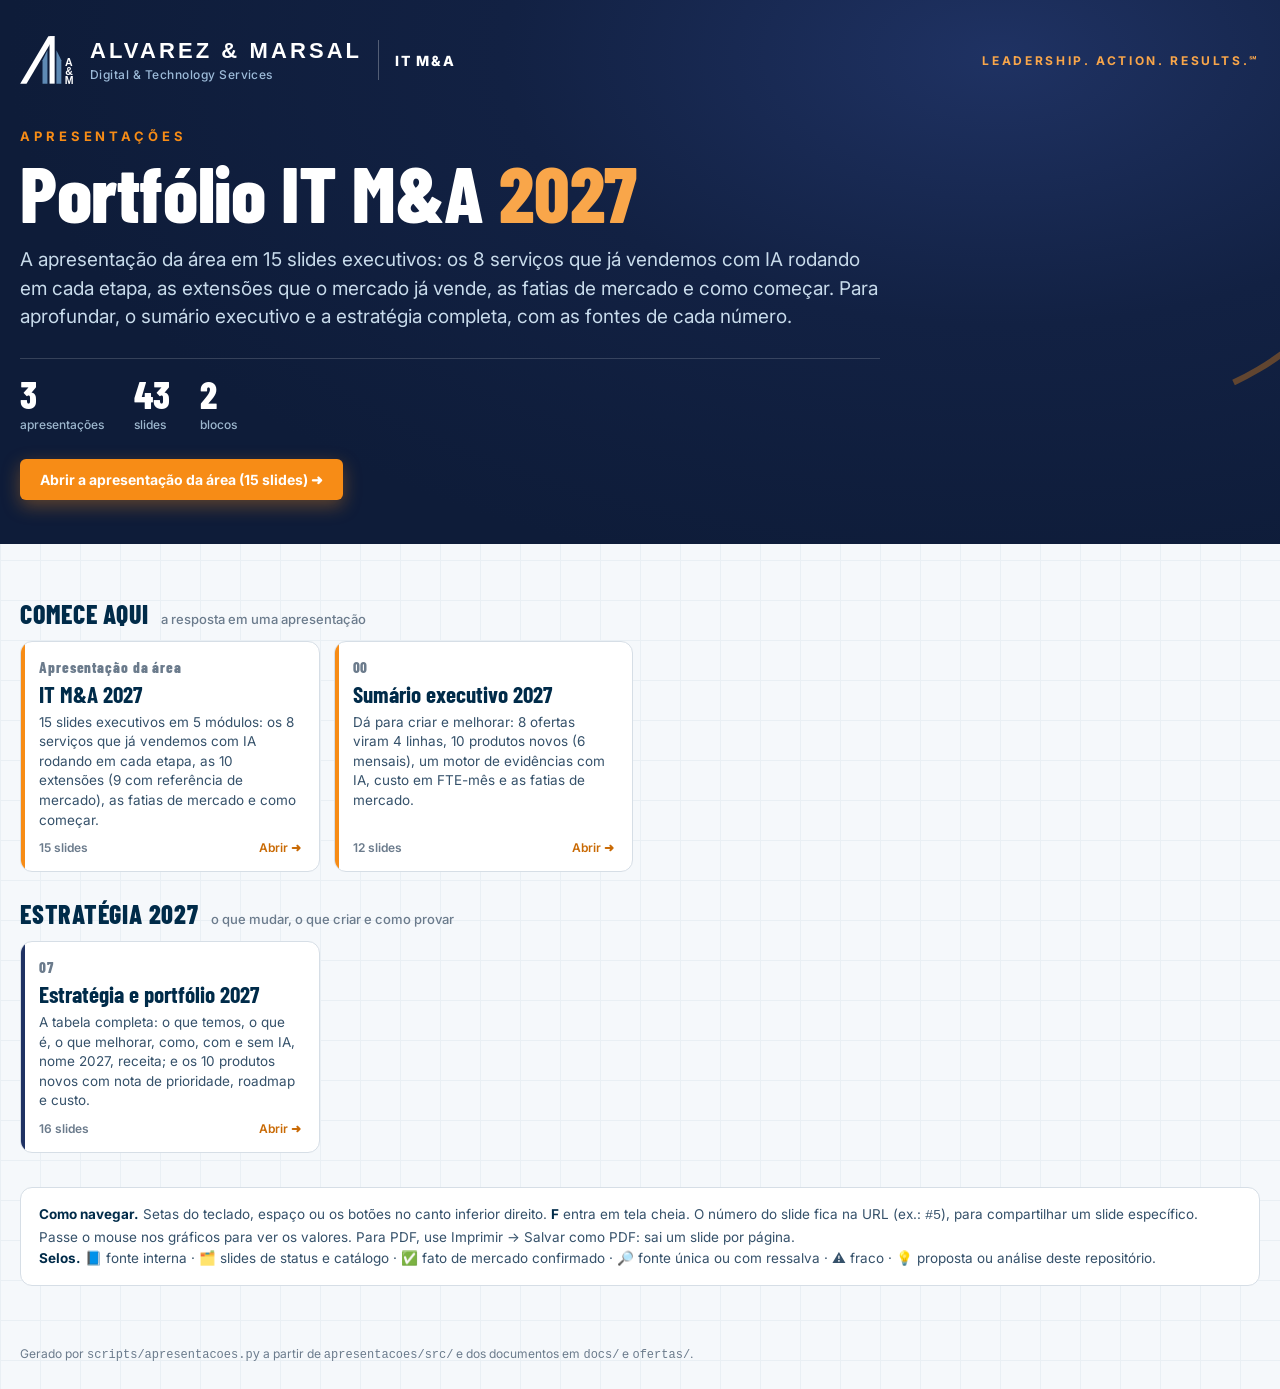
<file: apresentacoes/index.html>
<!doctype html>
<html lang="pt-BR">
<head>
<meta charset="utf-8">
<meta name="viewport" content="width=device-width, initial-scale=1">
<title>Apresentações IT M&amp;A</title>
<meta name="description" content="Índice das apresentações do portfólio IT M&A da A&M DTS: portfólio atual, mercado, método de diligência, estratégia 2027 e ofertas.">
<link rel="preconnect" href="https://fonts.googleapis.com"><link rel="preconnect" href="https://fonts.gstatic.com" crossorigin>
<link href="https://fonts.googleapis.com/css2?family=Barlow+Condensed:wght@500;600;700;800&family=Inter:wght@400;500;600;700;800&display=swap" rel="stylesheet">
<!-- Gerado por scripts/apresentacoes.py. Edite apresentacoes/motor/indice.html, não este arquivo. -->
<style>
:root{--navy:#002B49;--navy2:#122143;--navy3:#1F3263;--steel:#5E8AB4;--sky:#9DBBD9;--orange:#F78C16;--ink2:#35516A;--muted:#6B7B8C;--line:#D6DEE6;
  --fh:"Barlow Condensed","Arial Narrow",sans-serif;--fb:"Inter","Helvetica Neue",Arial,sans-serif}
*{box-sizing:border-box;margin:0;padding:0}
body{font-family:var(--fb);color:var(--navy);background:#F5F8FB;
  background-image:linear-gradient(#E9EFF4 1px,transparent 1px),linear-gradient(90deg,#E9EFF4 1px,transparent 1px);background-size:40px 40px;min-height:100vh}
a{color:inherit;text-decoration:none}
.hero{background:radial-gradient(1100px 600px at 78% 10%,#1F3263 0%,#122143 45%,#0E1C39 90%);color:#fff;padding:36px 16px 44px;position:relative;overflow:hidden}
.hero::after{content:"";position:absolute;right:-120px;top:-160px;width:560px;height:560px;border-radius:50%;border:6px solid rgba(247,140,22,.35);border-left-color:transparent;border-bottom-color:transparent;transform:rotate(20deg)}
.wrap{max-width:1240px;margin:0 auto;position:relative;z-index:1}
.brand{display:flex;align-items:center;gap:16px}
.am-a{font:900 22px Arial,"Helvetica Neue",sans-serif;letter-spacing:.14em;text-transform:uppercase;color:#fff}
.am-s{font:500 12px var(--fb);color:#9DBBD9;letter-spacing:.04em;margin-top:3px}
.am-div{width:1px;height:40px;background:rgba(255,255,255,.28)}
.brand b{font:800 14px var(--fb);letter-spacing:.12em;text-transform:uppercase}
.slogan{margin-left:auto;font:700 12px var(--fb);letter-spacing:.22em;text-transform:uppercase;color:#F9A64A}
@media (max-width:760px){.slogan{display:none}}
.eye{font:700 13px var(--fb);letter-spacing:.3em;text-transform:uppercase;color:var(--orange);margin-top:44px}
h1{font:800 clamp(44px,7vw,78px)/.98 var(--fh);margin-top:10px;letter-spacing:-.005em}
h1 em{font-style:normal;color:#F9A64A}
.lead{font:400 clamp(15px,1.8vw,19px)/1.5 var(--fb);color:#C8DBEB;max-width:860px;margin-top:16px}
.stats{display:flex;gap:30px;flex-wrap:wrap;margin-top:26px;padding-top:16px;border-top:1px solid rgba(255,255,255,.16);max-width:860px}
.stats b{display:block;font:800 38px/1 var(--fh)}
.stats span{font:500 12px var(--fb);color:#9DB7CE}
.start{display:inline-flex;align-items:center;gap:10px;margin-top:26px;background:var(--orange);color:#fff;font:700 14px var(--fb);padding:12px 20px;border-radius:6px;box-shadow:0 6px 18px rgba(247,140,22,.35)}
main{padding:28px 16px 60px}
.grp{margin-top:26px}
.grp h2{font:800 26px var(--fh);letter-spacing:.03em;text-transform:uppercase;color:var(--navy);display:flex;align-items:baseline;gap:12px}
.grp h2 small{font:500 13px var(--fb);color:var(--muted);text-transform:none;letter-spacing:0}
.cards{display:grid;grid-template-columns:repeat(auto-fill,minmax(280px,1fr));gap:14px;margin-top:12px}
.card{background:#fff;border:1px solid var(--line);border-radius:12px;padding:16px 18px;display:flex;flex-direction:column;gap:6px;position:relative;overflow:hidden;
  transition:transform .18s,box-shadow .18s,border-color .18s}
.card::before{content:"";position:absolute;left:0;top:0;bottom:0;width:4px;background:var(--c,#5E8AB4)}
.card:hover,.card:focus-visible{transform:translateY(-2px);box-shadow:0 12px 28px rgba(0,43,73,.14);border-color:#B9CBDC;outline:none}
.card .n{font:800 15px var(--fh);color:var(--muted);letter-spacing:.06em}
.card h3{font:700 23px/1.08 var(--fh);color:var(--navy)}
.card p{font-size:13.5px;line-height:1.45;color:var(--ink2);flex:1}
.card .ft{display:flex;justify-content:space-between;align-items:center;font:600 12px var(--fb);color:var(--muted);margin-top:4px}
.card .ft span:last-child{color:#C96A05}
.how{margin-top:34px;background:#fff;border:1px solid var(--line);border-radius:12px;padding:16px 18px;font-size:13.5px;line-height:1.55;color:var(--ink2)}
.how b{color:var(--navy)}
footer{font-size:12px;color:var(--muted);padding:0 16px 30px}
</style>
</head>
<body>
<header class="hero"><div class="wrap">
  <div class="brand"><svg width="54" height="48" viewBox="137 56 307 271" aria-hidden="true"><g class="am-ink" fill="#fff"><polygon points="298,56 334,56 174,326 138,326"/><rect x="305" y="56" width="29" height="270"/><text x="393" y="226" font-family="Arial, Helvetica, sans-serif" font-weight="700" font-size="60">A</text><text x="395" y="275" font-family="Arial, Helvetica, sans-serif" font-weight="700" font-size="60">&amp;</text><text x="392" y="326" font-family="Arial, Helvetica, sans-serif" font-weight="700" font-size="60">M</text></g><g fill="#5E8AB4"><polygon points="265,193 293,136 293,326 265,326"/><polygon points="344,136 372,193 372,326 344,326"/></g></svg><div><div class="am-a">Alvarez &amp; Marsal</div><div class="am-s">Digital &amp; Technology Services</div></div><div class="am-div"></div><b>IT M&amp;A</b><span class="slogan">Leadership. Action. Results.℠</span></div>
  <div class="eye">Apresentações</div>
  <h1>Portfólio IT M&amp;A <em>2027</em></h1>
  <p class="lead">A apresentação da área em 15 slides executivos: os 8 serviços que já vendemos com IA rodando em cada etapa, as extensões que o mercado já vende, as fatias de mercado e como começar. Para aprofundar, o sumário executivo e a estratégia completa, com as fontes de cada número.</p>
  <div class="stats"><div><b>3</b><span>apresentações</span></div><div><b>43</b><span>slides</span></div><div><b>2</b><span>blocos</span></div></div>
  <a class="start" href="apresentacao-it-ma-2027.html">Abrir a apresentação da área (15 slides) ➜</a>
</div></header>
<main><div class="wrap">
<section class="grp"><h2>Comece aqui <small>a resposta em uma apresentação</small></h2><div class="cards"><a class="card" href="apresentacao-it-ma-2027.html" style="--c:#F78C16"><span class="n">Apresentação da área</span><h3>IT M&amp;A 2027</h3><p>15 slides executivos em 5 módulos: os 8 serviços que já vendemos com IA rodando em cada etapa, as 10 extensões (9 com referência de mercado), as fatias de mercado e como começar.</p><div class="ft"><span>15 slides</span><span>Abrir ➜</span></div></a><a class="card" href="00-sumario-executivo.html" style="--c:#F78C16"><span class="n">00</span><h3>Sumário executivo 2027</h3><p>Dá para criar e melhorar: 8 ofertas viram 4 linhas, 10 produtos novos (6 mensais), um motor de evidências com IA, custo em FTE-mês e as fatias de mercado.</p><div class="ft"><span>12 slides</span><span>Abrir ➜</span></div></a></div></section>
<section class="grp"><h2>Estratégia 2027 <small>o que mudar, o que criar e como provar</small></h2><div class="cards"><a class="card" href="07-estrategia-2027.html" style="--c:#1F3263"><span class="n">07</span><h3>Estratégia e portfólio 2027</h3><p>A tabela completa: o que temos, o que é, o que melhorar, como, com e sem IA, nome 2027, receita; e os 10 produtos novos com nota de prioridade, roadmap e custo.</p><div class="ft"><span>16 slides</span><span>Abrir ➜</span></div></a></div></section>
<div class="how"><b>Como navegar.</b> Setas do teclado, espaço ou os botões no canto inferior direito. <b>F</b> entra em tela cheia. O número do slide fica na URL (ex.: <code>#5</code>), para compartilhar um slide específico. Passe o mouse nos gráficos para ver os valores. Para PDF, use Imprimir → Salvar como PDF: sai um slide por página.<br><b>Selos.</b> 📘 fonte interna · 🗂️ slides de status e catálogo · ✅ fato de mercado confirmado · 🔎 fonte única ou com ressalva · ⚠️ fraco · 💡 proposta ou análise deste repositório.</div>
</div></main>
<footer><div class="wrap">Gerado por <code>scripts/apresentacoes.py</code> a partir de <code>apresentacoes/src/</code> e dos documentos em <code>docs/</code> e <code>ofertas/</code>.</div></footer>
</body>
</html>
</file>
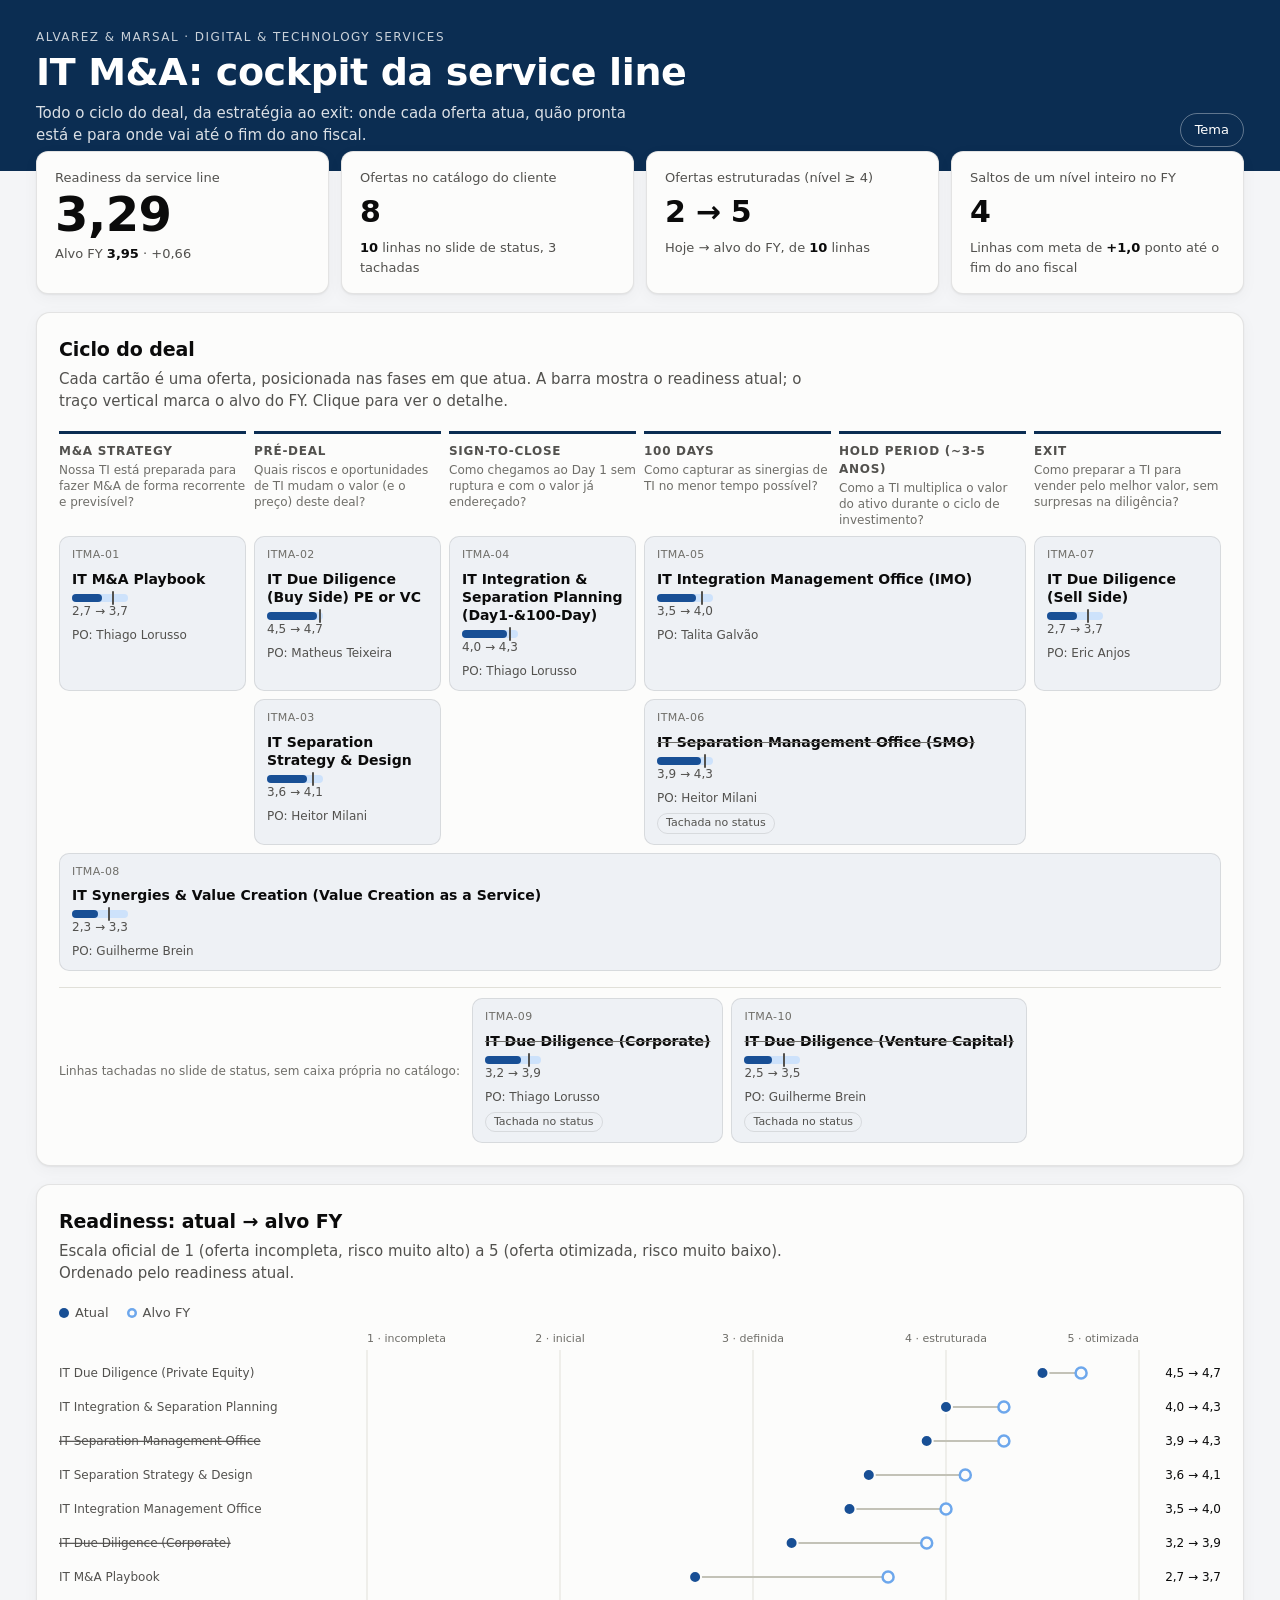
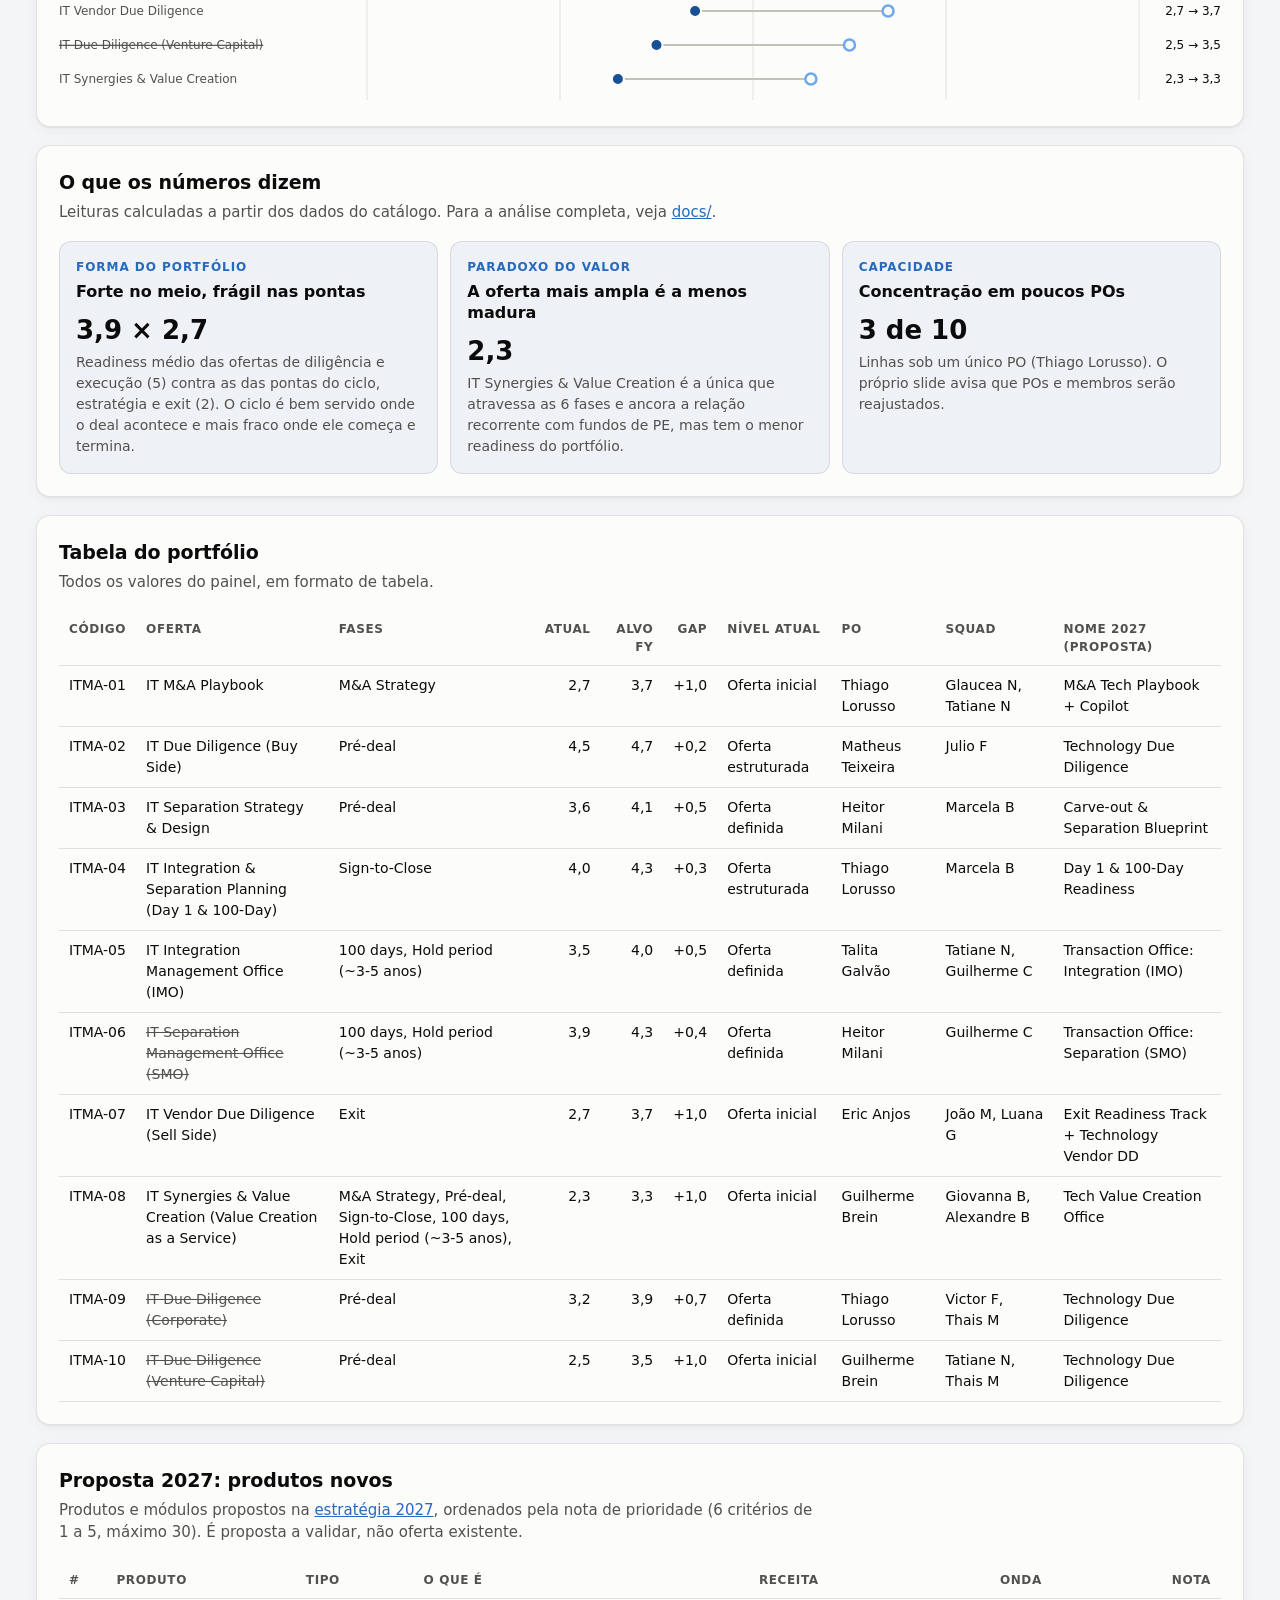
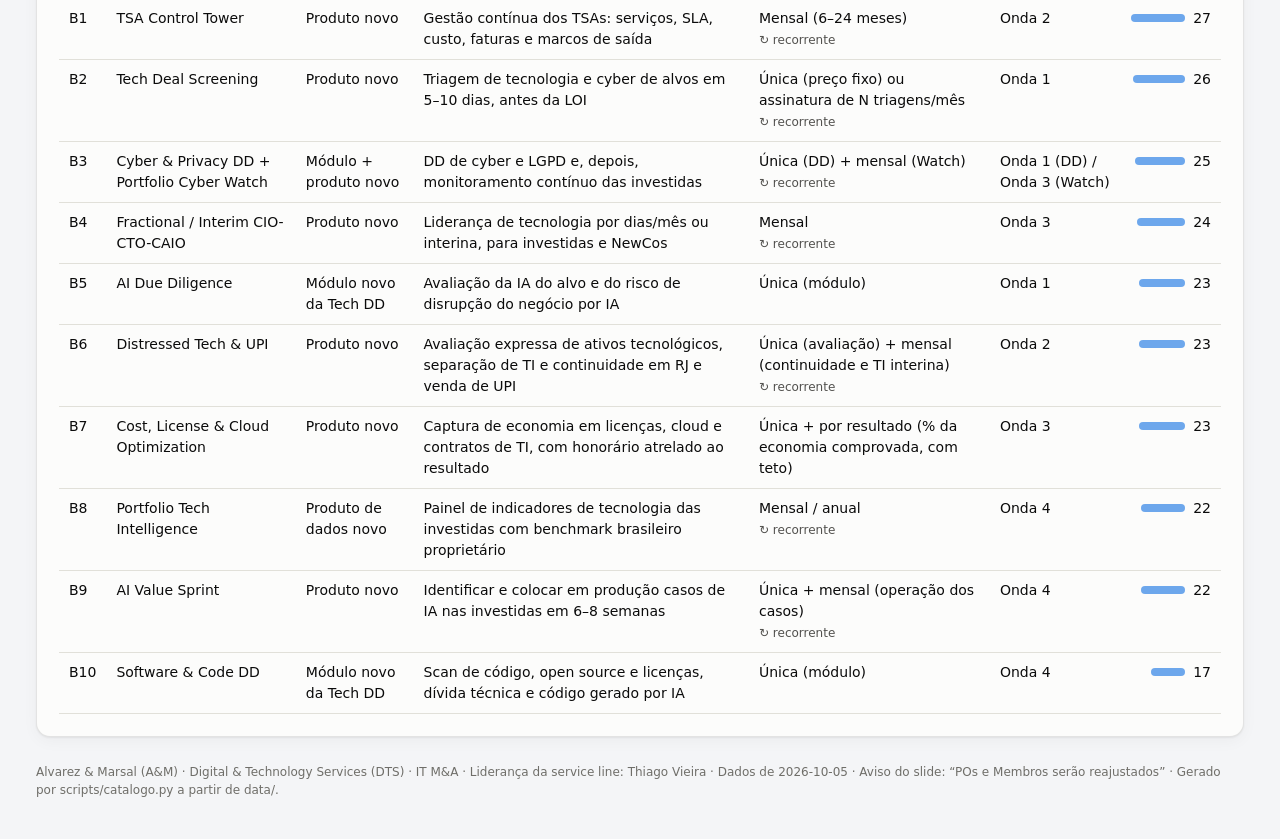
<file: painel/index.html>
<!doctype html>
<html lang="pt-BR">
<head>
<meta charset="utf-8">
<meta name="viewport" content="width=device-width, initial-scale=1">
<title>IT M&amp;A Cockpit</title>
<meta name="description" content="Painel do portfólio de ofertas IT M&amp;A da A&amp;M Digital &amp; Technology Services: ciclo do deal, readiness e governança.">
<style>
:root {
  color-scheme: light;
  --page: #f4f5f7;
  --surface: #fcfcfb;
  --surface-2: #eef1f5;
  --ink: #0b0b0b;
  --ink-2: #52514e;
  --muted: #6f6e69;
  --grid: #e1e0d9;
  --axis: #c3c2b7;
  --border: rgba(11, 11, 11, 0.10);
  --brand: #0b2d52;
  --rule: #0b2d52;
  --brand-ink: #ffffff;
  --accent: #256abf;
  --s-atual: #184f95;
  --s-alvo: #6da7ec;
  --track: #cde2fb;
  --shadow: 0 1px 2px rgba(11, 11, 11, 0.06), 0 4px 16px rgba(11, 11, 11, 0.04);
}
@media (prefers-color-scheme: dark) {
  :root:not([data-theme="light"]) {
    color-scheme: dark;
    --page: #0d0d0d;
    --surface: #1a1a19;
    --surface-2: #232322;
    --ink: #ffffff;
    --ink-2: #c3c2b7;
    --muted: #9a9890;
    --grid: #2c2c2a;
    --axis: #383835;
    --border: rgba(255, 255, 255, 0.10);
    --brand: #0f2742;
  --rule: #3987e5;
    --brand-ink: #ffffff;
    --accent: #6da7ec;
    --s-atual: #86b6ef;
    --s-alvo: #3987e5;
    --track: #0d366b;
    --shadow: none;
  }
}
:root[data-theme="dark"] {
  color-scheme: dark;
  --page: #0d0d0d;
  --surface: #1a1a19;
  --surface-2: #232322;
  --ink: #ffffff;
  --ink-2: #c3c2b7;
  --muted: #9a9890;
  --grid: #2c2c2a;
  --axis: #383835;
  --border: rgba(255, 255, 255, 0.10);
  --brand: #0f2742;
  --rule: #3987e5;
  --brand-ink: #ffffff;
  --accent: #6da7ec;
  --s-atual: #86b6ef;
  --s-alvo: #3987e5;
  --track: #0d366b;
  --shadow: none;
}

* { box-sizing: border-box; }
html, body { margin: 0; }
body {
  background: var(--page);
  color: var(--ink);
  font: 15px/1.5 system-ui, -apple-system, "Segoe UI", Roboto, sans-serif;
  -webkit-font-smoothing: antialiased;
}
a { color: var(--accent); }
.wrap { max-width: 1240px; margin: 0 auto; padding: 0 16px; }

/* Cabeçalho */
.hero { background: var(--brand); color: var(--brand-ink); padding: 28px 0 24px; }
.hero .wrap { display: flex; flex-wrap: wrap; gap: 16px 32px; align-items: flex-end; justify-content: space-between; }
.eyebrow { font-size: 12px; letter-spacing: .12em; text-transform: uppercase; opacity: .78; margin: 0 0 6px; }
.hero h1 { font-size: clamp(26px, 4vw, 38px); line-height: 1.1; margin: 0; letter-spacing: -.01em; }
.hero p.sub { margin: 8px 0 0; opacity: .85; max-width: 62ch; }
.theme-btn {
  background: transparent; color: var(--brand-ink); border: 1px solid rgba(255,255,255,.35);
  border-radius: 999px; padding: 6px 14px; font: inherit; font-size: 13px; cursor: pointer;
}
.theme-btn:focus-visible { outline: 2px solid #fff; outline-offset: 2px; }

/* KPIs */
.kpis { display: grid; grid-template-columns: repeat(4, 1fr); gap: 12px; margin: -20px auto 0; position: relative; }
.tile { background: var(--surface); border: 1px solid var(--border); border-radius: 12px; padding: 16px 18px; box-shadow: var(--shadow); }
.tile .label { color: var(--ink-2); font-size: 13px; margin: 0; }
.tile .value { font-size: 30px; font-weight: 650; margin: 2px 0 0; letter-spacing: -.01em; }
.tile .value.hero-fig { font-size: 48px; line-height: 1.05; }
.tile .delta { color: var(--ink-2); font-size: 13px; margin: 4px 0 0; }
.tile .delta strong { color: var(--ink); }

section.block { background: var(--surface); border: 1px solid var(--border); border-radius: 14px; padding: 22px; margin: 18px 0; box-shadow: var(--shadow); }
.block h2 { font-size: 19px; margin: 0; letter-spacing: -.005em; }
.block .lede { color: var(--ink-2); margin: 4px 0 18px; max-width: 80ch; }

/* Ciclo do deal */
.cycle { display: grid; grid-template-columns: repeat(6, minmax(0, 1fr)); gap: 8px; }
.phase-head { font-size: 12px; font-weight: 650; text-transform: uppercase; letter-spacing: .06em; color: var(--ink-2);
  border-top: 3px solid var(--rule); padding-top: 8px; }
.phase-head small { display: block; font-weight: 400; text-transform: none; letter-spacing: 0; color: var(--muted); font-size: 12px; margin-top: 2px; line-height: 1.35; }
.card {
  text-align: left; font: inherit; color: inherit; cursor: pointer;
  background: var(--surface-2); border: 1px solid var(--border); border-radius: 10px; padding: 10px 12px;
  display: flex; flex-direction: column; gap: 6px; min-width: 0;
}
.card:hover { border-color: var(--accent); }
.card:focus-visible { outline: 2px solid var(--accent); outline-offset: 2px; }
.card .code { font-size: 11px; color: var(--muted); letter-spacing: .04em; }
.card .name { font-weight: 600; font-size: 14px; line-height: 1.3; }
.card .po { font-size: 12px; color: var(--ink-2); }
.card .phases { display: none; font-size: 11px; color: var(--muted); text-transform: uppercase; letter-spacing: .05em; }
.card.struck .name { text-decoration: line-through; text-decoration-color: var(--muted); }
.tag { display: inline-block; font-size: 11px; border: 1px solid var(--border); border-radius: 999px; padding: 1px 8px; color: var(--ink-2); }
.review-row { grid-column: 1 / -1; margin-top: 8px; padding-top: 10px; border-top: 1px solid var(--grid); display: flex; flex-wrap: wrap; gap: 8px; align-items: center; }
.review-row > span { font-size: 12px; color: var(--muted); margin-right: 4px; }

/* Medidor (atual + marcador de alvo) */
.meter { position: relative; height: 8px; border-radius: 4px; background: var(--track); }
.meter .fill { position: absolute; inset: 0 auto 0 0; border-radius: 4px; background: var(--s-atual); }
.meter .goal { position: absolute; top: -3px; width: 2px; height: 14px; background: var(--ink-2); border-radius: 1px; }
.meter-legend { font-size: 12px; color: var(--ink-2); font-variant-numeric: tabular-nums; }

/* Gráfico atual → alvo */
.legend { display: flex; gap: 18px; font-size: 13px; color: var(--ink-2); margin: 0 0 8px; }
.legend i { display: inline-block; width: 10px; height: 10px; border-radius: 50%; margin-right: 6px; vertical-align: -1px; }
.legend .k-atual { background: var(--s-atual); }
.legend .k-alvo { background: var(--surface); box-shadow: inset 0 0 0 2.5px var(--s-alvo); }
.chart { width: 100%; height: auto; display: block; overflow: visible; }
.chart text { fill: var(--ink-2); font-size: 12px; }
.chart .lvl { fill: var(--muted); font-size: 11px; }
.chart .gridline { stroke: var(--grid); stroke-width: 1; }
.chart .row-hit { fill: transparent; cursor: pointer; }
.chart .row-hit:hover, .chart .row-hit:focus { fill: var(--surface-2); outline: none; }
.chart .conn { stroke: var(--axis); stroke-width: 2; stroke-linecap: round; }
.chart .dot-atual { fill: var(--s-atual); stroke: var(--surface); stroke-width: 2; }
.chart .dot-alvo { fill: var(--surface); stroke: var(--s-alvo); stroke-width: 2.5; }
.chart .val { fill: var(--ink); font-variant-numeric: tabular-nums; }
.chart .struck-label { text-decoration: line-through; }
.tooltip { position: fixed; pointer-events: none; background: var(--surface); color: var(--ink); border: 1px solid var(--border);
  border-radius: 8px; padding: 8px 10px; font-size: 13px; box-shadow: 0 6px 24px rgba(0,0,0,.18); opacity: 0; transition: opacity .12s; z-index: 20; max-width: 280px; }
.tooltip .t-name { color: var(--ink-2); font-size: 12px; margin-bottom: 4px; }
.tooltip .t-row { display: flex; align-items: center; gap: 8px; }
.tooltip .t-row b { font-variant-numeric: tabular-nums; }
.tooltip .key { width: 12px; height: 2px; border-radius: 1px; }

/* Insights */
.insights { display: grid; grid-template-columns: repeat(3, 1fr); gap: 12px; }
.insight { border: 1px solid var(--border); border-radius: 12px; padding: 16px; background: var(--surface-2); }
.insight .kicker { font-size: 12px; text-transform: uppercase; letter-spacing: .08em; color: var(--accent); margin: 0 0 6px; font-weight: 650; }
.insight h3 { margin: 0 0 6px; font-size: 16px; line-height: 1.3; }
.insight p { margin: 0; color: var(--ink-2); font-size: 14px; }
.insight .num { font-size: 26px; font-weight: 650; color: var(--ink); margin: 8px 0 2px; }

/* Tabela */
.table-wrap { overflow-x: auto; }
table { width: 100%; border-collapse: collapse; font-size: 14px; }
th, td { text-align: left; padding: 9px 10px; border-bottom: 1px solid var(--grid); vertical-align: top; }
th { font-size: 12px; text-transform: uppercase; letter-spacing: .05em; color: var(--ink-2); font-weight: 600; }
td.num { font-variant-numeric: tabular-nums; text-align: right; white-space: nowrap; }
tr.struck td.o-name { text-decoration: line-through; color: var(--ink-2); }
tbody tr { cursor: pointer; }
tbody tr:hover { background: var(--surface-2); }

/* Painel lateral de detalhe */
.drawer-bg { position: fixed; inset: 0; background: rgba(0,0,0,.35); opacity: 0; pointer-events: none; transition: opacity .15s; z-index: 30; }
.drawer { position: fixed; top: 0; right: 0; height: 100%; width: min(480px, 100%); background: var(--surface); color: var(--ink);
  border-left: 1px solid var(--border); transform: translateX(100%); transition: transform .2s ease; z-index: 31; overflow-y: auto; padding: 24px; }
.drawer.open { transform: none; }
.drawer-bg.open { opacity: 1; pointer-events: auto; }
.drawer h3 { margin: 4px 0 8px; font-size: 21px; line-height: 1.25; }
.drawer .close { float: right; background: none; border: 1px solid var(--border); color: var(--ink); border-radius: 8px; padding: 4px 10px; cursor: pointer; font: inherit; }
.drawer dl { display: grid; grid-template-columns: 120px 1fr; gap: 6px 12px; font-size: 14px; margin: 16px 0; }
.drawer dt { color: var(--ink-2); }
.drawer dd { margin: 0; }
.drawer .quote { border-left: 3px solid var(--rule); padding: 4px 0 4px 12px; color: var(--ink-2); margin: 12px 0; }
.drawer .src { font-size: 12px; color: var(--muted); }
.drawer h4 { font-size: 12px; text-transform: uppercase; letter-spacing: .06em; color: var(--ink-2); margin: 18px 0 6px; }
.drawer ol, .drawer ul { margin: 0; padding-left: 20px; font-size: 14px; }
.drawer li { margin: 2px 0; }
.score { display: flex; align-items: center; gap: 8px; justify-content: flex-end; }
.score .bar { display: inline-block; height: 8px; border-radius: 4px; background: var(--s-alvo); }
.tag-rec { font-size: 12px; color: var(--ink-2); }
.drawer .p27 { background: var(--surface-2); border: 1px solid var(--border); border-radius: 10px; padding: 4px 12px; margin: 12px 0; }
.drawer .p27 dl { margin: 8px 0; }
.chips { display: flex; flex-wrap: wrap; gap: 6px; }
.chip { font-size: 12px; background: var(--surface-2); border: 1px solid var(--border); border-radius: 999px; padding: 2px 10px; }

footer { color: var(--muted); font-size: 12px; padding: 8px 0 40px; }

@media (max-width: 900px) {
  .kpis { grid-template-columns: repeat(2, 1fr); }
  .insights { grid-template-columns: 1fr; }
}
@media (max-width: 760px) {
  .cycle { grid-template-columns: 1fr; }
  .cycle .phase-head { display: none; }
  .cycle .card { grid-column: 1 / -1 !important; grid-row: auto !important; }
  .cycle .review-row { grid-row: auto !important; }
  .card .phases { display: block; }
}
@media (max-width: 480px) {
  .kpis { grid-template-columns: 1fr; }
  .tile .value.hero-fig { font-size: 40px; }
}
</style>
</head>
<body>
<header class="hero">
  <div class="wrap">
    <div>
      <p class="eyebrow" id="eyebrow">Alvarez &amp; Marsal · Digital &amp; Technology Services</p>
      <h1>IT M&amp;A: cockpit da service line</h1>
      <p class="sub">Todo o ciclo do deal, da estratégia ao exit: onde cada oferta atua, quão pronta está e para onde vai até o fim do ano fiscal.</p>
    </div>
    <button class="theme-btn" id="themeBtn" type="button" aria-label="Alternar tema claro/escuro">Tema</button>
  </div>
</header>

<main class="wrap">
  <div class="kpis" id="kpis"></div>

  <section class="block" aria-labelledby="h-ciclo">
    <h2 id="h-ciclo">Ciclo do deal</h2>
    <p class="lede">Cada cartão é uma oferta, posicionada nas fases em que atua. A barra mostra o readiness atual; o traço vertical marca o alvo do FY. Clique para ver o detalhe.</p>
    <div class="cycle" id="cycle"></div>
  </section>

  <section class="block" aria-labelledby="h-ready">
    <h2 id="h-ready">Readiness: atual → alvo FY</h2>
    <p class="lede">Escala oficial de 1 (oferta incompleta, risco muito alto) a 5 (oferta otimizada, risco muito baixo). Ordenado pelo readiness atual.</p>
    <div class="legend"><span><i class="k-atual"></i>Atual</span><span><i class="k-alvo"></i>Alvo FY</span></div>
    <svg class="chart" id="chart" role="img" aria-labelledby="h-ready"></svg>
  </section>

  <section class="block" aria-labelledby="h-ins">
    <h2 id="h-ins">O que os números dizem</h2>
    <p class="lede">Leituras calculadas a partir dos dados do catálogo. Para a análise completa, veja <a href="../docs/">docs/</a>.</p>
    <div class="insights" id="insights"></div>
  </section>

  <section class="block" aria-labelledby="h-tab">
    <h2 id="h-tab">Tabela do portfólio</h2>
    <p class="lede">Todos os valores do painel, em formato de tabela.</p>
    <div class="table-wrap"><table id="table"></table></div>
  </section>

  <section class="block" aria-labelledby="h-novos" id="sec-novos" hidden>
    <h2 id="h-novos">Proposta 2027: produtos novos</h2>
    <p class="lede">Produtos e módulos propostos na <a href="../docs/07-estrategia-e-inovacao.md">estratégia 2027</a>, ordenados pela nota de prioridade (6 critérios de 1 a 5, máximo 30). É proposta a validar, não oferta existente.</p>
    <div class="table-wrap"><table id="tableNovos"></table></div>
  </section>

  <footer id="footer"></footer>
</main>

<div class="tooltip" id="tip" role="status" aria-live="polite"></div>
<div class="drawer-bg" id="drawerBg"></div>
<aside class="drawer" id="drawer" aria-hidden="true" aria-labelledby="d-title"></aside>

<script id="dados" type="application/json">{
 "meta": {
  "firma": "Alvarez & Marsal (A&M)",
  "pratica": "Digital & Technology Services (DTS)",
  "service_line": "IT M&A",
  "atualizado_em": "2026-10-05"
 },
 "escala": [
  {
   "nivel": 1,
   "nome": "Oferta incompleta",
   "risco": "muito alto"
  },
  {
   "nivel": 2,
   "nome": "Oferta inicial",
   "risco": "alto"
  },
  {
   "nivel": 3,
   "nome": "Oferta definida",
   "risco": "médio"
  },
  {
   "nivel": 4,
   "nome": "Oferta estruturada",
   "risco": "baixo"
  },
  {
   "nivel": 5,
   "nome": "Oferta otimizada",
   "risco": "muito baixo"
  }
 ],
 "indicadores": {
  "readiness_atual": 3.29,
  "readiness_alvo_fy": 3.95
 },
 "fases": [
  {
   "id": "strategy",
   "ordem": 1,
   "nome": "M&A Strategy",
   "pergunta_do_cliente": "Nossa TI está preparada para fazer M&A de forma recorrente e previsível?"
  },
  {
   "id": "pre-deal",
   "ordem": 2,
   "nome": "Pré-deal",
   "pergunta_do_cliente": "Quais riscos e oportunidades de TI mudam o valor (e o preço) deste deal?"
  },
  {
   "id": "sign-to-close",
   "ordem": 3,
   "nome": "Sign-to-Close",
   "pergunta_do_cliente": "Como chegamos ao Day 1 sem ruptura e com o valor já endereçado?"
  },
  {
   "id": "first-100-days",
   "ordem": 4,
   "nome": "100 days",
   "pergunta_do_cliente": "Como capturar as sinergias de TI no menor tempo possível?"
  },
  {
   "id": "hold",
   "ordem": 5,
   "nome": "Hold period (~3-5 anos)",
   "pergunta_do_cliente": "Como a TI multiplica o valor do ativo durante o ciclo de investimento?"
  },
  {
   "id": "exit",
   "ordem": 6,
   "nome": "Exit",
   "pergunta_do_cliente": "Como preparar a TI para vender pelo melhor valor, sem surpresas na diligência?"
  }
 ],
 "familias": [
  {
   "id": "estrategia-design",
   "nome": "Estratégia & Design"
  },
  {
   "id": "diligencia",
   "nome": "Diligência"
  },
  {
   "id": "planejamento-execucao",
   "nome": "Planejamento & Execução"
  },
  {
   "id": "valor",
   "nome": "Criação de Valor"
  }
 ],
 "lideranca": [
  "Thiago Vieira"
 ],
 "aviso": "POs e Membros serão reajustados",
 "ofertas": [
  {
   "id": "it-ma-playbook",
   "codigo": "ITMA-01",
   "nome": "IT M&A Playbook",
   "nome_no_status": "IT M&A Playbook",
   "nome_no_catalogo": "IT M&A Playbook",
   "familia": "estrategia-design",
   "fases": [
    "strategy"
   ],
   "lado": [
    "corporate",
    "private-equity"
   ],
   "tipo_transacao": [
    "aquisicao",
    "integracao",
    "separacao"
   ],
   "situacao_status_slide": "ativa",
   "no_catalogo_cliente": true,
   "readiness": {
    "atual": 2.7,
    "alvo_fy": 3.7
   },
   "descricao_oficial": "Desenvolvimento de Playbook de TI para M&A do cliente, sob medida, para preparar a organização de TI na avaliação, preparação, gerenciamento e execução de aquisições e integrações ou separações no âmbito de tecnologia.",
   "dossie": "ofertas/01-it-ma-playbook.md",
   "deck": {
    "objetivo": "Assessorar e desenvolver as áreas de tecnologia, no estabelecimento de ferramentas e padrões, nas diversas etapas de um ciclo de M&A.",
    "etapas": [
     "01 Compreender",
     "02 Definir",
     "03 Acompanhar (recomendável)",
     "04 Preparar"
    ],
    "dimensoes": [
     "IT Due Diligence",
     "Plano de integração ou separação",
     "Escritório de integração ou separação"
    ],
    "entregaveis": [
     "Ferramentas para IT Due Diligence",
     "Template personalizado de IT Data Request",
     "Modelos de estimativas financeiras para o Business Plan",
     "Drivers de priorização do roadmap de integração ou separação",
     "Ferramentas de planejamento da integração ou separação",
     "Checklist de tomada de controle",
     "Plano de treinamento da operação personalizado",
     "IT Tactical design (exemplo)"
    ],
    "momento": "Não informado no deck",
    "prazo": "Não informado no deck",
    "modelo_comercial": "Não informado no deck",
    "cases": []
   },
   "proposta_de_valor": "Transforma M&A de evento heroico em capacidade organizacional repetível.",
   "po": "Thiago Lorusso",
   "squad": [
    "Glaucea N",
    "Tatiane N"
   ],
   "proposta_2027": {
    "id": "A1",
    "nome_2027": "M&A Tech Playbook + Copilot",
    "decisao_ou_tipo": "Reformular",
    "linha_2027": "Transversal",
    "como_sem_ia": "Playbook-base por tipo de deal; 3 pacotes (Essencial, Completo, Com acompanhamento); trilha de capacitação; 2 cases",
    "como_com_ia": "Copiloto que responde com base no playbook do cliente, gera checklists e incorpora lições de cada deal",
    "receita": "Setup (única) + assinatura anual (mensal)",
    "onda": "Onda 4"
   }
  },
  {
   "id": "it-due-diligence-buy-side",
   "codigo": "ITMA-02",
   "nome": "IT Due Diligence (Buy Side)",
   "nome_no_status": "IT Due Diligence (Private Equity)",
   "nome_no_catalogo": "IT Due Diligence (Buy Side) PE or VC",
   "familia": "diligencia",
   "fases": [
    "pre-deal"
   ],
   "lado": [
    "private-equity",
    "venture-capital"
   ],
   "tipo_transacao": [
    "aquisicao"
   ],
   "situacao_status_slide": "ativa",
   "no_catalogo_cliente": true,
   "readiness": {
    "atual": 4.5,
    "alvo_fy": 4.7
   },
   "descricao_oficial": "Identificar potenciais riscos ou problemas que possam influenciar no valor do deal, avaliar sinergias e garantir que os investimentos de TI serão considerados dentro do plano estratégico do deal.",
   "dossie": "ofertas/02-it-due-diligence-buy-side.md",
   "deck": {
    "objetivo": "Mapear o cenário atual (As-Is), identificar riscos e oportunidades e endereçá-los com recomendações (iniciativas de mitigação e enablers).",
    "etapas": [
     "01 Compreender",
     "02 Capturar & Avaliar",
     "03 Recomendar"
    ],
    "dimensoes": [
     "Pessoas",
     "Governança",
     "Segurança",
     "Infraestrutura",
     "Sistemas",
     "Digital"
    ],
    "entregaveis": [
     "Findings por dimensão",
     "Assessment de disciplinas e maturidade",
     "Matriz de riscos",
     "Recomendações com prazo, CAPEX e OPEX em cenários worst/base/best",
     "Avaliação de maturidade As-Is"
    ],
    "momento": "Pré-deal",
    "prazo": "Até 6 semanas (variante VC On Demand: 2 a 3 semanas)",
    "modelo_comercial": "Profundidade sob medida (níveis 1 a 3 por disciplina). Variante VC em modelos VMaaS: On Demand (R$ 35k/semana), Package (anual/semestral, consumo por acionamento) e Full Cycle (as-a-service, faturamento mensal).",
    "cases": [
     "CERC: IT DD para possível investimento do Mubadala Capital",
     "Virutex Ilko (Chile): 17 iniciativas mapeadas, base do plano de integração",
     "Braveo (tese de distribuição de FMCG): IT DDs e planejamento de PMI de 4 das 15 investidas"
    ]
   },
   "proposta_de_valor": "Traduz a TI do alvo em linguagem de deal: risco, CAPEX/OPEX oculto e alavancas de valor.",
   "po": "Matheus Teixeira",
   "squad": [
    "Julio F"
   ],
   "proposta_2027": {
    "id": "A2",
    "nome_2027": "Technology Due Diligence",
    "decisao_ou_tipo": "Evoluir (carro-chefe)",
    "linha_2027": "1 · Decidir",
    "como_sem_ia": "Red Flag 1–2 sem., Standard 3–4 sem., Deep Dive até 6 sem.; preço por módulo; Corporate e VC viram lentes; saída na linguagem do deal",
    "como_com_ia": "Deal Evidence Graph: ingestão do VDR, evidências com citação, sugestão de nota por âncora, contradições e lacunas viram Q&A; cálculos em regras determinísticas",
    "receita": "Projeto (única) + pacote anual para fundos",
    "onda": "Onda 1"
   }
  },
  {
   "id": "it-separation-strategy-design",
   "codigo": "ITMA-03",
   "nome": "IT Separation Strategy & Design",
   "nome_no_status": "IT Separation Strategy & Design",
   "nome_no_catalogo": "IT Separation Strategy & Design",
   "familia": "estrategia-design",
   "fases": [
    "pre-deal"
   ],
   "lado": [
    "corporate",
    "private-equity"
   ],
   "tipo_transacao": [
    "separacao",
    "carve-out"
   ],
   "situacao_status_slide": "ativa",
   "no_catalogo_cliente": true,
   "readiness": {
    "atual": 3.6,
    "alvo_fy": 4.1
   },
   "descricao_oficial": "Definição da estratégia de TI para a separação, através do diagnóstico da estrutura atual, mapeamento dos entanglements e definição dos cenários de separação, construindo o landscape de TI futuro.",
   "dossie": "ofertas/03-it-separation-strategy-design.md",
   "deck": {
    "objetivo": "Definir a estratégia de TI da separação com mitigação de riscos e prevenção de ruptura das operações de TI existentes.",
    "etapas": [
     "01 Compreender",
     "02 Capturar & Avaliar",
     "03 Definir"
    ],
    "abordagem": "Mapeamento As-Is → Entanglement Log (Major e Minor; Build Duplicate, Rebuild ou New Build) → Avaliação de cenários To-Be",
    "dimensoes": [
     "Pessoas",
     "Processos",
     "Aplicações",
     "Infraestrutura",
     "Governança"
    ],
    "entregaveis": [
     "Entanglement Log (Major e Minor)",
     "Heatmap de riscos",
     "Suporte à definição do TSA",
     "Inventário de aplicações",
     "Estratégia de licenciamento",
     "Infraestrutura necessária para a NewCo",
     "Estrutura organizacional e modelo operacional To-Be",
     "Análise de custos (Opex/Capex, one-time e stranded)"
    ],
    "momento": "Pré-deal (momento recomendado para início)",
    "prazo": "Não informado no deck",
    "modelo_comercial": "Não informado no deck",
    "cases": [
     "Mubadala e UniFTC: carve-out de nova instituição de ensino, mais de 50 entanglements mapeados",
     "Mubadala e Invepar (MetroRio e LAMSA, holding Hmobi): mais de 67 entanglements mapeados"
    ]
   },
   "proposta_de_valor": "Desembaraça a TI antes que o emaranhado vire custo, atraso ou TSA eterno.",
   "po": "Heitor Milani",
   "squad": [
    "Marcela B"
   ],
   "proposta_2027": {
    "id": "A3",
    "nome_2027": "Carve-out & Separation Blueprint",
    "decisao_ou_tipo": "Reformular e fundir",
    "linha_2027": "2 · Transacionar",
    "como_sem_ia": "Fundir com a parte de separação do Planning; catálogo de entanglements por setor; modelo de TSA; custo one-time e stranded padronizado",
    "como_com_ia": "Grafo de dependências (inventário, CMDB, contratos, acessos); leitura de contratos; simulação de cenários com custo e prazo",
    "receita": "Projeto (única) → upsell mensal (TSA Control Tower)",
    "onda": "Onda 2"
   }
  },
  {
   "id": "it-integration-separation-planning",
   "codigo": "ITMA-04",
   "nome": "IT Integration & Separation Planning (Day 1 & 100-Day)",
   "nome_no_status": "IT Integration & Separation Planning",
   "nome_no_catalogo": "IT Integration & Separation Planning (Day1-&100-Day)",
   "familia": "planejamento-execucao",
   "fases": [
    "sign-to-close"
   ],
   "lado": [
    "corporate",
    "private-equity"
   ],
   "tipo_transacao": [
    "integracao",
    "separacao"
   ],
   "situacao_status_slide": "ativa",
   "no_catalogo_cliente": true,
   "readiness": {
    "atual": 4.0,
    "alvo_fy": 4.3
   },
   "descricao_oficial": "Planejamento robusto do projeto e mudança, garantindo que a TI esteja envolvida no processo de M&A junto com as principais áreas funcionais, mitigando riscos e antecipando captura de valor para a transação.",
   "dossie": "ofertas/04-it-integration-separation-planning.md",
   "deck": {
    "objetivo": "Planejamento robusto da integração da target com a buyer ou da separação de unidades de negócio, com foco nos 100 primeiros dias.",
    "etapas": [
     "Descobrir",
     "Planejar",
     "Desenvolver",
     "Recomendar",
     "Consolidar"
    ],
    "dimensoes": [
     "Pessoas",
     "Processos",
     "Aplicações",
     "Infraestrutura",
     "Governança"
    ],
    "entregaveis": [
     "Project charters com escopo, prazo e custo",
     "Cronograma de integração ou separação com foco em 100 dias",
     "Checklist de tomada de controle para o Day 1",
     "Matriz de priorização e heatmap de pessoas",
     "Matriz de riscos e roadmap consolidado",
     "Estratégias de orçamentação de tecnologia",
     "Estratégia e plano de comunicação",
     "Matriz RACI",
     "Transição para IMO ou SMO"
    ],
    "momento": "Entre Signing e Closing (sem planejamento, empresas podem gastar de 2 a 3 vezes mais com TI)",
    "prazo": "Não informado no deck",
    "modelo_comercial": "Não informado no deck",
    "cases": [
     "Plurix (holding do Pátria no varejo regional): ITDD de 6 targets, arquitetura de referência, planejamento e PMI de TI D1–D100",
     "Braveo: 35 iniciativas de 2 investidas para o plano de 100 dias",
     "Invepar: preparação do carve-out de TI de MetroRio e MetroBarra (NewCo Hmobi)"
    ]
   },
   "proposta_de_valor": "Garante um Day 1 sem ruptura e um plano de 100 dias que já nasce orientado a valor.",
   "po": "Thiago Lorusso",
   "squad": [
    "Marcela B"
   ],
   "proposta_2027": {
    "id": "A4",
    "nome_2027": "Day 1 & 100-Day Readiness",
    "decisao_ou_tipo": "Evoluir",
    "linha_2027": "2 · Transacionar",
    "como_sem_ia": "Checklist-padrão por setor (base de 100+ projetos); cronograma-modelo de 100 dias; preço fixo por porte e complexidade",
    "como_com_ia": "Plano de Day 1 gerado dos findings da DD; caminho crítico e dependências automáticos; rascunho de charters",
    "receita": "Projeto (única)",
    "onda": "Onda 2"
   }
  },
  {
   "id": "it-integration-management-office",
   "codigo": "ITMA-05",
   "nome": "IT Integration Management Office (IMO)",
   "nome_no_status": "IT Integration Management Office",
   "nome_no_catalogo": "IT Integration Management Office (IMO)",
   "familia": "planejamento-execucao",
   "fases": [
    "first-100-days",
    "hold"
   ],
   "lado": [
    "corporate",
    "private-equity"
   ],
   "tipo_transacao": [
    "integracao"
   ],
   "situacao_status_slide": "ativa",
   "no_catalogo_cliente": true,
   "readiness": {
    "atual": 3.5,
    "alvo_fy": 4.0
   },
   "descricao_oficial": "Execução de todo o programa de integração (PMI – Post Merger Integration) identificando e controlando riscos e situações críticas. Gerindo todas as frentes de trabalho que permeiam tecnologia de forma a garantir a plena captura de valor no menor tempo.",
   "dossie": "ofertas/05-it-integration-management-office.md",
   "deck": {
    "objetivo": "Alcançar as principais fontes de valor num processo de integração.",
    "etapas": [
     "Executar",
     "Capturar",
     "Gerir"
    ],
    "dimensoes": [
     "Estabilização",
     "Captura de sinergias"
    ],
    "entregaveis": [
     "Execução das iniciativas da DD e do Day 1 & Day 100 Plan",
     "Execução do roadmap de integração",
     "Elevação da maturidade de TI",
     "Preparação do ambiente de tecnologia para o crescimento",
     "Gestão da mudança em projetos complexos",
     "Suporte às estratégias de investimento e desinvestimento"
    ],
    "momento": "A partir do Closing: 100 dias e hold period",
    "prazo": "Não informado no deck",
    "modelo_comercial": "Não informado no deck",
    "cases": []
   },
   "proposta_de_valor": "Transforma a tese de sinergia em entrega, com governança de programa e controle de risco.",
   "po": "Talita Galvão",
   "squad": [
    "Tatiane N",
    "Guilherme C"
   ],
   "proposta_2027": {
    "id": "A5",
    "nome_2027": "Transaction Office: Integration (IMO)",
    "decisao_ou_tipo": "Evoluir e ferramentar",
    "linha_2027": "2 · Transacionar",
    "como_sem_ia": "Método de PMO; painel de sinergias baseline × realizado validado por Finanças; rituais e metas contratuais",
    "como_com_ia": "Control tower: status lido das ferramentas do cliente, RAID assistido, alertas, sumário semanal com citações, rastreio de sinergias",
    "receita": "Mensal (3–12 meses) + componente por sinergia",
    "onda": "Onda 2"
   }
  },
  {
   "id": "it-separation-management-office",
   "codigo": "ITMA-06",
   "nome": "IT Separation Management Office (SMO)",
   "nome_no_status": "IT Separation Management Office",
   "nome_no_catalogo": "IT Separation Management Office (SMO)",
   "familia": "planejamento-execucao",
   "fases": [
    "first-100-days",
    "hold"
   ],
   "lado": [
    "corporate",
    "private-equity"
   ],
   "tipo_transacao": [
    "separacao",
    "carve-out"
   ],
   "situacao_status_slide": "riscada",
   "no_catalogo_cliente": true,
   "readiness": {
    "atual": 3.9,
    "alvo_fy": 4.3
   },
   "descricao_oficial": "Execução do programa de separação e transição dos serviços, sistemas e ativos de TI para o novo ambiente da NewCo. Garantir que todas as iniciativas para solução dos entanglements sejam realizadas. Gerenciamento dos riscos do programa, suporte à implementação de novos procedimentos e políticas da NewCo.",
   "dossie": "ofertas/06-it-separation-management-office.md",
   "deck": {
    "objetivo": "Executar a separação e a transição de serviços, sistemas e ativos de TI para a NewCo.",
    "etapas": [],
    "dimensoes": [],
    "entregaveis": [],
    "momento": "100 dias e hold period",
    "prazo": "Não informado no deck",
    "modelo_comercial": "Não informado no deck",
    "cases": [],
    "observacao": "Sem seção dedicada no trecho extraído do deck."
   },
   "proposta_de_valor": "Coloca a NewCo de pé, com saída dos TSAs no prazo e sem herdar o caos do vendedor.",
   "po": "Heitor Milani",
   "squad": [
    "Guilherme C"
   ],
   "proposta_2027": {
    "id": "A6",
    "nome_2027": "Transaction Office: Separation (SMO)",
    "decisao_ou_tipo": "Fundir com IMO; não descontinuar",
    "linha_2027": "2 · Transacionar",
    "como_sem_ia": "Mesmo método do IMO, com foco em NewCo e TSA",
    "como_com_ia": "Mesmo motor do IMO + acompanhamento da saída do TSA",
    "receita": "Mensal",
    "onda": "Onda 2"
   }
  },
  {
   "id": "it-due-diligence-sell-side",
   "codigo": "ITMA-07",
   "nome": "IT Vendor Due Diligence (Sell Side)",
   "nome_no_status": "IT Vendor Due Diligence",
   "nome_no_catalogo": "IT Due Diligence (Sell Side)",
   "familia": "diligencia",
   "fases": [
    "exit"
   ],
   "lado": [
    "private-equity",
    "corporate"
   ],
   "tipo_transacao": [
    "venda",
    "desinvestimento"
   ],
   "situacao_status_slide": "ativa",
   "no_catalogo_cliente": true,
   "readiness": {
    "atual": 2.7,
    "alvo_fy": 3.7
   },
   "descricao_oficial": "Preparação da organização de TI do cliente para o M&A, garantindo prontidão na etapa de diligência, fornecendo as visões necessárias, oportunidades e potenciais de geração de valor com a transação.",
   "dossie": "ofertas/07-it-due-diligence-sell-side.md",
   "deck": {
    "objetivo": "Prover informações relevantes sobre a tecnologia para avaliações e decisões, preservando ou aumentando o valor da transação.",
    "etapas": [
     "Descoberta",
     "Preparação",
     "Aconselhamento"
    ],
    "dimensoes": [
     "Organização",
     "Estratégia & Governança",
     "Aplicações",
     "Infraestrutura",
     "Segurança"
    ],
    "entregaveis": [
     "Checklist de tecnologia",
     "Evidências",
     "Roadmap de iniciativas",
     "Gestão do VDR",
     "Gabarito de tecnologia (Q&A)",
     "Macroplan de separação (desinvestimento)"
    ],
    "momento": "Exit. Entrada de 1 a 2 anos antes do deal (transformação), 6 meses antes (mitigação de riscos) ou na diligência (prontidão)",
    "prazo": "Não informado no deck",
    "modelo_comercial": "Não informado no deck",
    "cases": []
   },
   "proposta_de_valor": "Controla a narrativa de TI na venda e protege o múltiplo contra descontos por risco.",
   "po": "Eric Anjos",
   "squad": [
    "João M",
    "Luana G"
   ],
   "proposta_2027": {
    "id": "A7",
    "nome_2027": "Exit Readiness Track + Technology Vendor DD",
    "decisao_ou_tipo": "Reformular (de relatório para programa)",
    "linha_2027": "4 · Sair",
    "como_sem_ia": "Track de 6–24 meses com score trimestral, remediação e data room sempre pronto; VDD separado",
    "como_com_ia": "Verificador de completude do data room (banco de 96 perguntas + perguntas de comprador); Q&A com citação; agente 'comprador simulado'",
    "receita": "Mensal (track) + única (VDD)",
    "onda": "Onda 3"
   }
  },
  {
   "id": "it-synergies-value-creation",
   "codigo": "ITMA-08",
   "nome": "IT Synergies & Value Creation (Value Creation as a Service)",
   "nome_no_status": "IT Synergies & Value Creation",
   "nome_no_catalogo": "IT Synergies & Value Creation (Value Creation as a Service)",
   "familia": "valor",
   "fases": [
    "strategy",
    "pre-deal",
    "sign-to-close",
    "first-100-days",
    "hold",
    "exit"
   ],
   "lado": [
    "private-equity"
   ],
   "tipo_transacao": [
    "aquisicao",
    "integracao",
    "separacao",
    "venda"
   ],
   "situacao_status_slide": "ativa",
   "no_catalogo_cliente": true,
   "readiness": {
    "atual": 2.3,
    "alvo_fy": 3.3
   },
   "descricao_oficial": "Atuar como advisor para os fundos de Private Equities suportando a estrutura de Value Creation no âmbito de tecnologia. Acompanhando todo o ciclo de investimento, desde a DD, identificação de sinergias e geração de valor até execução, garantindo o resultado.",
   "dossie": "ofertas/08-it-synergies-value-creation.md",
   "deck": {
    "objetivo": "Advisor de tecnologia para fundos de PE em todo o ciclo de investimento, da DD à execução, garantindo o resultado.",
    "etapas": [],
    "dimensoes": [],
    "entregaveis": [],
    "momento": "Todo o ciclo de investimento",
    "prazo": "Não informado no deck",
    "modelo_comercial": "Não informado no deck",
    "cases": [],
    "observacao": "Sem seção dedicada no trecho extraído do deck."
   },
   "proposta_de_valor": "Advisor de tecnologia do fundo: do deal ao exit, com valor medido, não prometido.",
   "po": "Guilherme Brein",
   "squad": [
    "Giovanna B",
    "Alexandre B"
   ],
   "proposta_2027": {
    "id": "A8",
    "nome_2027": "Tech Value Creation Office",
    "decisao_ou_tipo": "Reformular (dar corpo de produto)",
    "linha_2027": "3 · Criar valor",
    "como_sem_ia": "Plano de valor por investida (100 dias + hold); cardápio de alavancas; governança trimestral com o operating partner; KPIs-padrão",
    "como_com_ia": "Motor de alavancas sobre contratos, faturas e inventário; estimativa com lastro N1–N3; previsto × realizado; relatório trimestral ao fundo",
    "receita": "Mensal + componente por resultado",
    "onda": "Onda 3"
   }
  },
  {
   "id": "it-due-diligence-corporate",
   "codigo": "ITMA-09",
   "nome": "IT Due Diligence (Corporate)",
   "nome_no_status": "IT Due Diligence (Corporate)",
   "nome_no_catalogo": null,
   "familia": "diligencia",
   "fases": [
    "pre-deal"
   ],
   "lado": [
    "corporate"
   ],
   "tipo_transacao": [
    "aquisicao"
   ],
   "situacao_status_slide": "riscada",
   "no_catalogo_cliente": false,
   "readiness": {
    "atual": 3.2,
    "alvo_fy": 3.9
   },
   "descricao_oficial": null,
   "dossie": "ofertas/02-it-due-diligence-buy-side.md",
   "deck": null,
   "proposta_de_valor": null,
   "po": "Thiago Lorusso",
   "squad": [
    "Victor F",
    "Thais M"
   ],
   "proposta_2027": {
    "id": "A2",
    "nome_2027": "Technology Due Diligence",
    "decisao_ou_tipo": "Evoluir (carro-chefe)",
    "linha_2027": "1 · Decidir",
    "como_sem_ia": "Red Flag 1–2 sem., Standard 3–4 sem., Deep Dive até 6 sem.; preço por módulo; Corporate e VC viram lentes; saída na linguagem do deal",
    "como_com_ia": "Deal Evidence Graph: ingestão do VDR, evidências com citação, sugestão de nota por âncora, contradições e lacunas viram Q&A; cálculos em regras determinísticas",
    "receita": "Projeto (única) + pacote anual para fundos",
    "onda": "Onda 1"
   }
  },
  {
   "id": "it-due-diligence-venture-capital",
   "codigo": "ITMA-10",
   "nome": "IT Due Diligence (Venture Capital)",
   "nome_no_status": "IT Due Diligence (Venture Capital)",
   "nome_no_catalogo": null,
   "familia": "diligencia",
   "fases": [
    "pre-deal"
   ],
   "lado": [
    "venture-capital"
   ],
   "tipo_transacao": [
    "aquisicao",
    "investimento-minoritario"
   ],
   "situacao_status_slide": "riscada",
   "no_catalogo_cliente": false,
   "readiness": {
    "atual": 2.5,
    "alvo_fy": 3.5
   },
   "descricao_oficial": null,
   "dossie": "ofertas/02-it-due-diligence-buy-side.md",
   "deck": {
    "objetivo": "DD modular adaptável às necessidades de VCs (julho/2023).",
    "etapas": [],
    "dimensoes": [
     "Ativos tecnológicos",
     "Mercado",
     "Escalabilidade",
     "Estratégia",
     "Defesa",
     "Planejamento",
     "Governança",
     "Value Management Office",
     "Produto"
    ],
    "entregaveis": [],
    "momento": "Pré-deal",
    "prazo": "On Demand: 2 a 3 semanas",
    "modelo_comercial": "VMaaS On Demand (R$ 35k/semana) · Package (anual/semestral) · Full Cycle (as-a-service)",
    "cases": []
   },
   "proposta_de_valor": null,
   "po": "Guilherme Brein",
   "squad": [
    "Tatiane N",
    "Thais M"
   ],
   "proposta_2027": {
    "id": "A2",
    "nome_2027": "Technology Due Diligence",
    "decisao_ou_tipo": "Evoluir (carro-chefe)",
    "linha_2027": "1 · Decidir",
    "como_sem_ia": "Red Flag 1–2 sem., Standard 3–4 sem., Deep Dive até 6 sem.; preço por módulo; Corporate e VC viram lentes; saída na linguagem do deal",
    "como_com_ia": "Deal Evidence Graph: ingestão do VDR, evidências com citação, sugestão de nota por âncora, contradições e lacunas viram Q&A; cálculos em regras determinísticas",
    "receita": "Projeto (única) + pacote anual para fundos",
    "onda": "Onda 1"
   }
  }
 ],
 "novos_2027": [
  {
   "id": "B1",
   "nome_2027": "TSA Control Tower",
   "decisao_ou_tipo": "Produto novo",
   "linha_2027": "2 · Transacionar",
   "o_que_e": "Gestão contínua dos TSAs: serviços, SLA, custo, faturas e marcos de saída",
   "como_com_ia": "Leitura de contratos de TSA e faturas, conciliação cobrança × serviço, alertas de marcos e de risco de prorrogação",
   "receita": "Mensal (6–24 meses)",
   "tem_recorrencia": "sim",
   "para_quem": "Compradores de carve-out, vendedores, NewCos",
   "nota_prioridade_0_30": "27",
   "onda": "Onda 2"
  },
  {
   "id": "B2",
   "nome_2027": "Tech Deal Screening",
   "decisao_ou_tipo": "Produto novo",
   "linha_2027": "1 · Decidir",
   "o_que_e": "Triagem de tecnologia e cyber de alvos em 5–10 dias, antes da LOI",
   "como_com_ia": "Leitura de teaser/CIM e fontes públicas, varredura outside-in, red flags com citação, perguntas para a DD",
   "receita": "Única (preço fixo) ou assinatura de N triagens/mês",
   "tem_recorrencia": "sim (assinatura)",
   "para_quem": "Fundos de PE/VC e CVCs com pipeline ativo",
   "nota_prioridade_0_30": "26",
   "onda": "Onda 1"
  },
  {
   "id": "B3",
   "nome_2027": "Cyber & Privacy DD + Portfolio Cyber Watch",
   "decisao_ou_tipo": "Módulo + produto novo",
   "linha_2027": "1 · Decidir / 3 · Criar valor",
   "o_que_e": "DD de cyber e LGPD e, depois, monitoramento contínuo das investidas",
   "como_com_ia": "Consolidação de ratings, evidências e incidentes; relatório trimestral ao fundo e respostas a LPs",
   "receita": "Única (DD) + mensal (Watch)",
   "tem_recorrencia": "sim",
   "para_quem": "Fundos de PE e investidas",
   "nota_prioridade_0_30": "25",
   "onda": "Onda 1 (DD) / Onda 3 (Watch)"
  },
  {
   "id": "B4",
   "nome_2027": "Fractional / Interim CIO-CTO-CAIO",
   "decisao_ou_tipo": "Produto novo",
   "linha_2027": "3 · Criar valor",
   "o_que_e": "Liderança de tecnologia por dias/mês ou interina, para investidas e NewCos",
   "como_com_ia": "Copiloto de gestão: status, riscos e board pack mensal",
   "receita": "Mensal",
   "tem_recorrencia": "sim",
   "para_quem": "Investidas de PE, NewCos, empresas em reestruturação",
   "nota_prioridade_0_30": "24",
   "onda": "Onda 3"
  },
  {
   "id": "B5",
   "nome_2027": "AI Due Diligence",
   "decisao_ou_tipo": "Módulo novo da Tech DD",
   "linha_2027": "1 · Decidir",
   "o_que_e": "Avaliação da IA do alvo e do risco de disrupção do negócio por IA",
   "como_com_ia": "Testes práticos assistidos: amostras de outputs, custo por chamada, análise de prompts e pipelines",
   "receita": "Única (módulo)",
   "tem_recorrencia": "não",
   "para_quem": "Alvos de software e serviços digitais; teses que dependem de IA",
   "nota_prioridade_0_30": "23",
   "onda": "Onda 1"
  },
  {
   "id": "B6",
   "nome_2027": "Distressed Tech & UPI",
   "decisao_ou_tipo": "Produto novo",
   "linha_2027": "Transversal",
   "o_que_e": "Avaliação expressa de ativos tecnológicos, separação de TI e continuidade em RJ e venda de UPI",
   "como_com_ia": "Leitura rápida de inventários, contratos e acessos; grafo de dependências",
   "receita": "Única (avaliação) + mensal (continuidade e TI interina)",
   "tem_recorrencia": "sim",
   "para_quem": "Empresas em RJ, administradores judiciais, FIDCs, compradores",
   "nota_prioridade_0_30": "23",
   "onda": "Onda 2"
  },
  {
   "id": "B7",
   "nome_2027": "Cost, License & Cloud Optimization",
   "decisao_ou_tipo": "Produto novo",
   "linha_2027": "3 · Criar valor",
   "o_que_e": "Captura de economia em licenças, cloud e contratos de TI, com honorário atrelado ao resultado",
   "como_com_ia": "Conciliação de contratos, consumo e faturas; detecção de licenças ociosas e duplicadas",
   "receita": "Única + por resultado (% da economia comprovada, com teto)",
   "tem_recorrencia": "parcial",
   "para_quem": "Investidas de PE, empresas pós-aquisição e em reestruturação",
   "nota_prioridade_0_30": "23",
   "onda": "Onda 3"
  },
  {
   "id": "B8",
   "nome_2027": "Portfolio Tech Intelligence",
   "decisao_ou_tipo": "Produto de dados novo",
   "linha_2027": "3 · Criar valor",
   "o_que_e": "Painel de indicadores de tecnologia das investidas com benchmark brasileiro proprietário",
   "como_com_ia": "Normalização de dados heterogêneos e leituras comparativas",
   "receita": "Mensal / anual",
   "tem_recorrencia": "sim",
   "para_quem": "Fundos de PE",
   "nota_prioridade_0_30": "22",
   "onda": "Onda 4"
  },
  {
   "id": "B9",
   "nome_2027": "AI Value Sprint",
   "decisao_ou_tipo": "Produto novo",
   "linha_2027": "3 · Criar valor",
   "o_que_e": "Identificar e colocar em produção casos de IA nas investidas em 6–8 semanas",
   "como_com_ia": "É o próprio produto",
   "receita": "Única + mensal (operação dos casos)",
   "tem_recorrencia": "sim",
   "para_quem": "Investidas de PE; empresas pós-aquisição",
   "nota_prioridade_0_30": "22",
   "onda": "Onda 4"
  },
  {
   "id": "B10",
   "nome_2027": "Software & Code DD",
   "decisao_ou_tipo": "Módulo novo da Tech DD",
   "linha_2027": "1 · Decidir",
   "o_que_e": "Scan de código, open source e licenças, dívida técnica e código gerado por IA",
   "como_com_ia": "Ferramenta do parceiro com análise assistida",
   "receita": "Única (módulo)",
   "tem_recorrencia": "não",
   "para_quem": "Alvos de software",
   "nota_prioridade_0_30": "17",
   "onda": "Onda 4"
  }
 ]
}</script>
<script>
(function () {
  "use strict";
  var D = JSON.parse(document.getElementById("dados").textContent);
  var fmt = function (v) { return Number(v).toFixed(1).replace(".", ","); };
  var fmt2 = function (v) { return Number(v).toFixed(2).replace(".", ","); };
  var el = function (tag, cls, text) {
    var n = document.createElement(tag);
    if (cls) n.className = cls;
    if (text != null) n.textContent = text;
    return n;
  };
  var SVG = "http://www.w3.org/2000/svg";
  var svgEl = function (tag, attrs) {
    var n = document.createElementNS(SVG, tag);
    for (var k in attrs) n.setAttribute(k, attrs[k]);
    return n;
  };
  var faseIdx = {};
  D.fases.forEach(function (f, i) { faseIdx[f.id] = i; });
  var escalaNome = function (v) {
    var n = Math.max(1, Math.min(5, Math.floor(v + 1e-9)));
    return D.escala.filter(function (e) { return e.nivel === n; })[0];
  };
  var avg = function (xs) { return xs.reduce(function (a, b) { return a + b; }, 0) / (xs.length || 1); };
  var ofertas = D.ofertas;
  var ativas = ofertas.filter(function (o) { return o.no_catalogo_cliente; });
  var tachadasFora = ofertas.filter(function (o) { return !o.no_catalogo_cliente; });

  /* Tema */
  var root = document.documentElement;
  try { var t = localStorage.getItem("itma-theme"); if (t) root.setAttribute("data-theme", t); } catch (e) {}
  document.getElementById("themeBtn").addEventListener("click", function () {
    var dark = root.getAttribute("data-theme") === "dark" ||
      (!root.getAttribute("data-theme") && window.matchMedia("(prefers-color-scheme: dark)").matches);
    var next = dark ? "light" : "dark";
    root.setAttribute("data-theme", next);
    try { localStorage.setItem("itma-theme", next); } catch (e) {}
  });

  /* KPIs */
  var kpis = document.getElementById("kpis");
  var ind = D.indicadores;
  var tile = function (label, value, delta, hero) {
    var t = el("div", "tile");
    t.appendChild(el("p", "label", label));
    t.appendChild(el("p", "value" + (hero ? " hero-fig" : ""), value));
    if (delta) {
      var d = el("p", "delta");
      d.appendChild(document.createTextNode(delta[0]));
      d.appendChild(el("strong", null, delta[1]));
      d.appendChild(document.createTextNode(delta[2] || ""));
      t.appendChild(d);
    }
    return t;
  };
  var estrutHoje = ofertas.filter(function (o) { return o.readiness.atual >= 4; }).length;
  var estrutAlvo = ofertas.filter(function (o) { return o.readiness.alvo_fy >= 4; }).length;
  var nStruck = ofertas.filter(function (o) { return o.situacao_status_slide === "riscada"; }).length;
  kpis.appendChild(tile("Readiness da service line", fmt2(ind.readiness_atual), ["Alvo FY ", fmt2(ind.readiness_alvo_fy), " · +" + fmt2(ind.readiness_alvo_fy - ind.readiness_atual)], true));
  kpis.appendChild(tile("Ofertas no catálogo do cliente", String(ativas.length), ["", String(ofertas.length), " linhas no slide de status, " + nStruck + " tachadas"]));
  kpis.appendChild(tile("Ofertas estruturadas (nível ≥ 4)", estrutHoje + " → " + estrutAlvo, ["Hoje → alvo do FY, de ", String(ofertas.length), " linhas"]));
  var saltos = ofertas.filter(function (o) { return o.readiness.alvo_fy - o.readiness.atual >= 1 - 1e-9; }).length;
  kpis.appendChild(tile("Saltos de um nível inteiro no FY", String(saltos), ["Linhas com meta de ", "+1,0", " ponto até o fim do ano fiscal"]));

  /* Medidor */
  var meter = function (o) {
    var w = el("div");
    var m = el("div", "meter");
    m.setAttribute("role", "img");
    m.setAttribute("aria-label", "Readiness atual " + fmt(o.readiness.atual) + ", alvo " + fmt(o.readiness.alvo_fy) + " de 5");
    var f = el("div", "fill"); f.style.width = (o.readiness.atual / 5 * 100) + "%";
    var g = el("div", "goal"); g.style.left = "calc(" + (o.readiness.alvo_fy / 5 * 100) + "% - 1px)";
    m.appendChild(f); m.appendChild(g); w.appendChild(m);
    w.appendChild(el("div", "meter-legend", fmt(o.readiness.atual) + " → " + fmt(o.readiness.alvo_fy)));
    return w;
  };
  var card = function (o) {
    var c = el("button", "card" + (o.situacao_status_slide === "riscada" ? " struck" : ""));
    c.type = "button";
    c.appendChild(el("span", "code", o.codigo));
    c.appendChild(el("span", "phases", o.fases.map(function (f) { return D.fases[faseIdx[f]].nome; }).join(" · ")));
    c.appendChild(el("span", "name", o.nome_no_catalogo || o.nome));
    c.appendChild(meter(o));
    if (o.po) c.appendChild(el("span", "po", "PO: " + o.po));
    if (o.situacao_status_slide === "riscada") c.appendChild(el("span", "tag", "Tachada no status"));
    c.addEventListener("click", function () { openDrawer(o); });
    return c;
  };

  /* Ciclo do deal: grade de 6 fases, cada oferta ocupa a faixa contínua de fases em que atua */
  var cycle = document.getElementById("cycle");
  D.fases.forEach(function (f, i) {
    var h = el("div", "phase-head", f.nome);
    h.appendChild(el("small", null, f.pergunta_do_cliente));
    h.style.gridColumn = String(i + 1);
    h.style.gridRow = "1";
    cycle.appendChild(h);
  });
  var ocupacao = {}; /* células (linha:coluna) já ocupadas */
  var ultimaLinha = 1;
  var colocar = function (ini, fim) {
    for (var row = 2; ; row++) {
      var livre = true;
      for (var c = ini; c <= fim; c++) if (ocupacao[row + ":" + c]) { livre = false; break; }
      if (livre) {
        for (var c2 = ini; c2 <= fim; c2++) ocupacao[row + ":" + c2] = true;
        ultimaLinha = Math.max(ultimaLinha, row);
        return row;
      }
    }
  };
  ativas
    .map(function (o) {
      var idx = o.fases.map(function (f) { return faseIdx[f]; });
      return { o: o, ini: Math.min.apply(null, idx), fim: Math.max.apply(null, idx) };
    })
    .sort(function (a, b) { return (a.fim - a.ini) - (b.fim - b.ini) || a.ini - b.ini; })
    .forEach(function (x) {
      var c = card(x.o);
      c.style.gridColumn = (x.ini + 1) + " / " + (x.fim + 2);
      c.style.gridRow = String(colocar(x.ini, x.fim));
      cycle.appendChild(c);
    });
  if (tachadasFora.length) {
    var rr = el("div", "review-row");
    rr.appendChild(el("span", null, "Linhas tachadas no slide de status, sem caixa própria no catálogo:"));
    tachadasFora.forEach(function (o) { rr.appendChild(card(o)); });
    rr.style.gridRow = String(ultimaLinha + 1);
    cycle.appendChild(rr);
  }

  /* Gráfico atual → alvo (dumbbell) */
  var tip = document.getElementById("tip");
  var showTip = function (o, x, y) {
    tip.textContent = "";
    tip.appendChild(el("div", "t-name", o.nome));
    [["Atual", o.readiness.atual, "var(--s-atual)"], ["Alvo FY", o.readiness.alvo_fy, "var(--s-alvo)"]].forEach(function (r) {
      var row = el("div", "t-row");
      var k = el("span", "key"); k.style.background = r[2];
      row.appendChild(k); row.appendChild(el("b", null, fmt(r[1]))); row.appendChild(el("span", null, r[0]));
      tip.appendChild(row);
    });
    tip.appendChild(el("div", "t-name", escalaNome(o.readiness.atual).nome + " hoje · +" + fmt(o.readiness.alvo_fy - o.readiness.atual) + " no FY"));
    var w = tip.offsetWidth, h = tip.offsetHeight;
    tip.style.left = Math.min(window.innerWidth - w - 8, x + 14) + "px";
    tip.style.top = Math.max(8, y - h - 10) + "px";
    tip.style.opacity = 1;
  };
  var hideTip = function () { tip.style.opacity = 0; };

  var drawChart = function () {
    var svg = document.getElementById("chart");
    while (svg.firstChild) svg.removeChild(svg.firstChild);
    var W = svg.parentNode.clientWidth - 44;
    var narrow = W < 640;
    var labelW = narrow ? 0 : 300, valW = 70, rowH = narrow ? 44 : 34, top = 26;
    var sorted = ofertas.slice().sort(function (a, b) { return b.readiness.atual - a.readiness.atual || b.readiness.alvo_fy - a.readiness.alvo_fy; });
    var H = top + sorted.length * rowH + 8;
    svg.setAttribute("viewBox", "0 0 " + W + " " + H);
    svg.setAttribute("height", H);
    var x0 = labelW + 8, x1 = W - valW - 12;
    var sx = function (v) { return x0 + (v - 1) / 4 * (x1 - x0); };
    D.escala.forEach(function (e) {
      svg.appendChild(svgEl("line", { x1: sx(e.nivel), x2: sx(e.nivel), y1: top - 6, y2: H - 4, "class": "gridline" }));
      var t = svgEl("text", { x: sx(e.nivel), y: 12, "text-anchor": e.nivel === 1 ? "start" : (e.nivel === 5 ? "end" : "middle"), "class": "lvl" });
      t.textContent = narrow ? String(e.nivel) : e.nivel + " · " + e.nome.replace("Oferta ", "");
      svg.appendChild(t);
    });
    sorted.forEach(function (o, i) {
      var cy = top + i * rowH + (narrow ? 30 : rowH / 2);
      var g = svgEl("g", { tabindex: "0", role: "button", "aria-label": o.nome + ": atual " + fmt(o.readiness.atual) + ", alvo " + fmt(o.readiness.alvo_fy) });
      g.appendChild(svgEl("rect", { x: 0, y: top + i * rowH, width: W, height: rowH, rx: 6, "class": "row-hit" }));
      var lab = svgEl("text", narrow ? { x: 0, y: cy - 14 } : { x: 0, y: cy + 4 });
      lab.textContent = o.nome_no_status || o.nome;
      if (o.situacao_status_slide === "riscada") lab.setAttribute("class", "struck-label");
      g.appendChild(lab);
      g.appendChild(svgEl("line", { x1: sx(o.readiness.atual), x2: sx(o.readiness.alvo_fy), y1: cy, y2: cy, "class": "conn" }));
      g.appendChild(svgEl("circle", { cx: sx(o.readiness.alvo_fy), cy: cy, r: 5.5, "class": "dot-alvo" }));
      g.appendChild(svgEl("circle", { cx: sx(o.readiness.atual), cy: cy, r: 6, "class": "dot-atual" }));
      var v = svgEl("text", { x: W, y: cy + 4, "text-anchor": "end", "class": "val" });
      v.textContent = fmt(o.readiness.atual) + " → " + fmt(o.readiness.alvo_fy);
      g.appendChild(v);
      g.addEventListener("pointermove", function (ev) { showTip(o, ev.clientX, ev.clientY); });
      g.addEventListener("pointerleave", hideTip);
      g.addEventListener("focus", function () { var r = g.getBoundingClientRect(); showTip(o, r.left + sx(o.readiness.alvo_fy), r.top + rowH / 2); });
      g.addEventListener("blur", hideTip);
      g.addEventListener("click", function () { openDrawer(o); });
      g.addEventListener("keydown", function (ev) { if (ev.key === "Enter" || ev.key === " ") { ev.preventDefault(); openDrawer(o); } });
      svg.appendChild(g);
    });
  };
  drawChart();
  var rt; window.addEventListener("resize", function () { clearTimeout(rt); rt = setTimeout(drawChart, 120); });

  /* Insights calculados */
  var only = function (o, set) { return o.fases.every(function (f) { return set.indexOf(f) >= 0; }); };
  var pontas = ativas.filter(function (o) { return only(o, ["strategy"]) || only(o, ["exit"]); });
  var transversais = ativas.filter(function (o) { return o.fases.length === D.fases.length; });
  var miolo = ativas.filter(function (o) { return pontas.indexOf(o) < 0 && transversais.indexOf(o) < 0; });
  var r = function (xs) { return avg(xs.map(function (o) { return o.readiness.atual; })); };
  var porPO = {};
  ofertas.forEach(function (o) { if (o.po) porPO[o.po] = (porPO[o.po] || 0) + 1; });
  var topPO = Object.keys(porPO).sort(function (a, b) { return porPO[b] - porPO[a]; })[0];
  var insights = [
    { k: "Forma do portfólio", h: "Forte no meio, frágil nas pontas",
      n: fmt(r(miolo)) + " × " + fmt(r(pontas)),
      p: "Readiness médio das ofertas de diligência e execução (" + miolo.length + ") contra as das pontas do ciclo, estratégia e exit (" + pontas.length + "). O ciclo é bem servido onde o deal acontece e mais fraco onde ele começa e termina." },
    { k: "Paradoxo do valor", h: "A oferta mais ampla é a menos madura",
      n: transversais.length ? fmt(transversais[0].readiness.atual) : "—",
      p: "IT Synergies & Value Creation é a única que atravessa as 6 fases e ancora a relação recorrente com fundos de PE, mas tem o menor readiness do portfólio." },
    { k: "Capacidade", h: "Concentração em poucos POs",
      n: topPO ? porPO[topPO] + " de " + ofertas.length : "—",
      p: topPO ? "Linhas sob um único PO (" + topPO + "). O próprio slide avisa que POs e membros serão reajustados." : "Dados de governança não disponíveis nesta versão." },
  ];
  var ins = document.getElementById("insights");
  insights.forEach(function (x) {
    var c = el("article", "insight");
    c.appendChild(el("p", "kicker", x.k));
    c.appendChild(el("h3", null, x.h));
    c.appendChild(el("p", "num", x.n));
    c.appendChild(el("p", null, x.p));
    ins.appendChild(c);
  });

  /* Tabela (gêmea acessível do gráfico) */
  var table = document.getElementById("table");
  var thead = el("thead"), hr = el("tr");
  ["Código", "Oferta", "Fases", "Atual", "Alvo FY", "Gap", "Nível atual", "PO", "Squad", "Nome 2027 (proposta)"].forEach(function (h, i) {
    var th = el("th", null, h); if (i >= 3 && i <= 5) th.style.textAlign = "right"; hr.appendChild(th);
  });
  thead.appendChild(hr); table.appendChild(thead);
  var tbody = el("tbody");
  ofertas.forEach(function (o) {
    var tr = el("tr", o.situacao_status_slide === "riscada" ? "struck" : "");
    var faseNomes = o.fases.map(function (f) { return D.fases[faseIdx[f]].nome; }).join(", ");
    [[o.codigo], [o.nome, "o-name"], [faseNomes], [fmt(o.readiness.atual), "num"], [fmt(o.readiness.alvo_fy), "num"],
     ["+" + fmt(o.readiness.alvo_fy - o.readiness.atual), "num"], [escalaNome(o.readiness.atual).nome], [o.po || "—"], [(o.squad || []).join(", ") || "—"],
     [o.proposta_2027 ? o.proposta_2027.nome_2027 : "—"]]
      .forEach(function (c) { tr.appendChild(el("td", c[1] || null, c[0])); });
    tr.tabIndex = 0;
    tr.addEventListener("click", function () { openDrawer(o); });
    tr.addEventListener("keydown", function (ev) { if (ev.key === "Enter") openDrawer(o); });
    tbody.appendChild(tr);
  });
  table.appendChild(tbody);

  /* Proposta 2027: produtos novos */
  var novos = D.novos_2027 || [];
  if (novos.length) {
    document.getElementById("sec-novos").hidden = false;
    var tn = document.getElementById("tableNovos");
    var thn = el("thead"), hn = el("tr");
    ["#", "Produto", "Tipo", "O que é", "Receita", "Onda", "Nota"].forEach(function (h, i) {
      var th = el("th", null, h); if (i === 6) th.style.textAlign = "right"; hn.appendChild(th);
    });
    thn.appendChild(hn); tn.appendChild(thn);
    var tbn = el("tbody");
    novos.forEach(function (n) {
      var tr = el("tr");
      tr.appendChild(el("td", null, n.id));
      tr.appendChild(el("td", "o-name", n.nome_2027));
      tr.appendChild(el("td", null, n.decisao_ou_tipo));
      tr.appendChild(el("td", null, n.o_que_e));
      var rc = el("td"); rc.appendChild(el("span", null, n.receita));
      if (/^sim/.test(n.tem_recorrencia)) { rc.appendChild(el("br")); rc.appendChild(el("span", "tag-rec", "↻ recorrente")); }
      tr.appendChild(rc);
      tr.appendChild(el("td", null, n.onda));
      var sc = el("td", "num"), wrapS = el("span", "score"), bar = el("span", "bar");
      bar.style.width = Math.round(Number(n.nota_prioridade_0_30) / 30 * 60) + "px";
      wrapS.appendChild(bar); wrapS.appendChild(el("span", null, n.nota_prioridade_0_30));
      sc.appendChild(wrapS); tr.appendChild(sc);
      tbn.appendChild(tr);
    });
    tn.appendChild(tbn);
  }

  /* Painel de detalhe */
  var drawer = document.getElementById("drawer"), bg = document.getElementById("drawerBg");
  var lastFocus = null;
  function closeDrawer() {
    drawer.classList.remove("open"); bg.classList.remove("open");
    drawer.setAttribute("aria-hidden", "true");
    if (lastFocus) lastFocus.focus();
  }
  function openDrawer(o) {
    lastFocus = document.activeElement;
    drawer.textContent = "";
    var x = el("button", "close", "Fechar"); x.type = "button"; x.addEventListener("click", closeDrawer);
    drawer.appendChild(x);
    drawer.appendChild(el("span", "code", o.codigo + (o.situacao_status_slide === "riscada" ? " · tachada no slide de status" : "")));
    var h = el("h3", null, o.nome); h.id = "d-title"; drawer.appendChild(h);
    if (o.proposta_de_valor) {
      drawer.appendChild(el("p", null, o.proposta_de_valor));
      drawer.appendChild(el("p", "src", "Proposta de valor: síntese analítica deste repositório, a validar com o PO."));
    }
    drawer.appendChild(meter(o));
    var p27 = o.proposta_2027;
    if (p27) {
      var box = el("div", "p27");
      box.appendChild(el("h4", null, "Proposta 2027 · " + p27.id));
      var dl27 = el("dl");
      [["Novo nome", p27.nome_2027], ["Decisão", p27.decisao_ou_tipo], ["Linha", p27.linha_2027],
       ["Sem IA", p27.como_sem_ia], ["Com IA", p27.como_com_ia], ["Receita", p27.receita], ["Onda", p27.onda]]
        .forEach(function (r) { if (r[1]) { dl27.appendChild(el("dt", null, r[0])); dl27.appendChild(el("dd", null, r[1])); } });
      box.appendChild(dl27);
      box.appendChild(el("p", "src", "Proposta da estratégia 2027 (docs/07), a validar com a liderança."));
      drawer.appendChild(box);
    }
    var dl = el("dl");
    var row = function (k, v) { dl.appendChild(el("dt", null, k)); dl.appendChild(el("dd", null, v)); };
    row("Fases", o.fases.map(function (f) { return D.fases[faseIdx[f]].nome; }).join(", "));
    row("Nível atual", escalaNome(o.readiness.atual).nome + " (risco " + escalaNome(o.readiness.atual).risco + ")");
    row("Nome no status", o.nome_no_status || "—");
    row("Nome no catálogo", o.nome_no_catalogo || "Sem caixa própria");
    if (o.po) row("PO", o.po);
    if (o.squad) row("Squad", o.squad.join(", ") || "—");
    drawer.appendChild(dl);
    if (o.descricao_oficial) {
      drawer.appendChild(el("div", "quote", o.descricao_oficial));
      drawer.appendChild(el("p", "src", "Descrição oficial, slide “A&M é M&A”."));
    }
    var dk = o.deck;
    if (dk) {
      var NI = "Não informado no deck";
      var h4 = function (txt) { drawer.appendChild(el("h4", null, txt)); };
      var lista = function (tag, itens) { var l = el(tag); itens.forEach(function (i) { l.appendChild(el("li", null, i)); }); drawer.appendChild(l); };
      if (dk.objetivo) { h4("Objetivo · deck comercial"); drawer.appendChild(el("p", null, dk.objetivo)); }
      if (dk.etapas && dk.etapas.length) { h4("Como fazemos"); lista("ol", dk.etapas.map(function (s) { return s.replace(/^\d+\s+/, ""); })); }
      if (dk.abordagem) drawer.appendChild(el("p", "src", dk.abordagem));
      if (dk.dimensoes && dk.dimensoes.length) {
        h4("Dimensões avaliadas");
        var ch = el("div", "chips"); dk.dimensoes.forEach(function (d) { ch.appendChild(el("span", "chip", d)); }); drawer.appendChild(ch);
      }
      if (dk.entregaveis && dk.entregaveis.length) { h4("Entregáveis"); lista("ul", dk.entregaveis); }
      var dl2 = el("dl");
      var row2 = function (k, v) { if (v && v !== NI) { dl2.appendChild(el("dt", null, k)); dl2.appendChild(el("dd", null, v)); } };
      row2("Momento", dk.momento); row2("Prazo", dk.prazo); row2("Modelo comercial", dk.modelo_comercial);
      if (dl2.childNodes.length) { h4("Quando e como contratar"); drawer.appendChild(dl2); }
      if (dk.cases && dk.cases.length) { h4("Cases"); lista("ul", dk.cases); }
      if (dk.observacao) drawer.appendChild(el("p", "src", dk.observacao));
    }
    if (o.dossie) {
      var a = el("a", null, "Abrir o dossiê completo →"); a.href = "../" + o.dossie;
      var p = el("p"); p.appendChild(a); drawer.appendChild(p);
    }
    drawer.classList.add("open"); bg.classList.add("open");
    drawer.setAttribute("aria-hidden", "false");
    x.focus();
  }
  bg.addEventListener("click", closeDrawer);
  document.addEventListener("keydown", function (ev) { if (ev.key === "Escape" && drawer.classList.contains("open")) closeDrawer(); });

  var lid = D.lideranca && D.lideranca.length ? " · Liderança da service line: " + D.lideranca.join(", ") : "";
  document.getElementById("footer").textContent =
    D.meta.firma + " · " + D.meta.pratica + " · " + D.meta.service_line + lid +
    " · Dados de " + D.meta.atualizado_em + (D.aviso ? " · Aviso do slide: “" + D.aviso + "”" : "") +
    " · Gerado por scripts/catalogo.py a partir de data/.";
})();
</script>
</body>
</html>
</file>
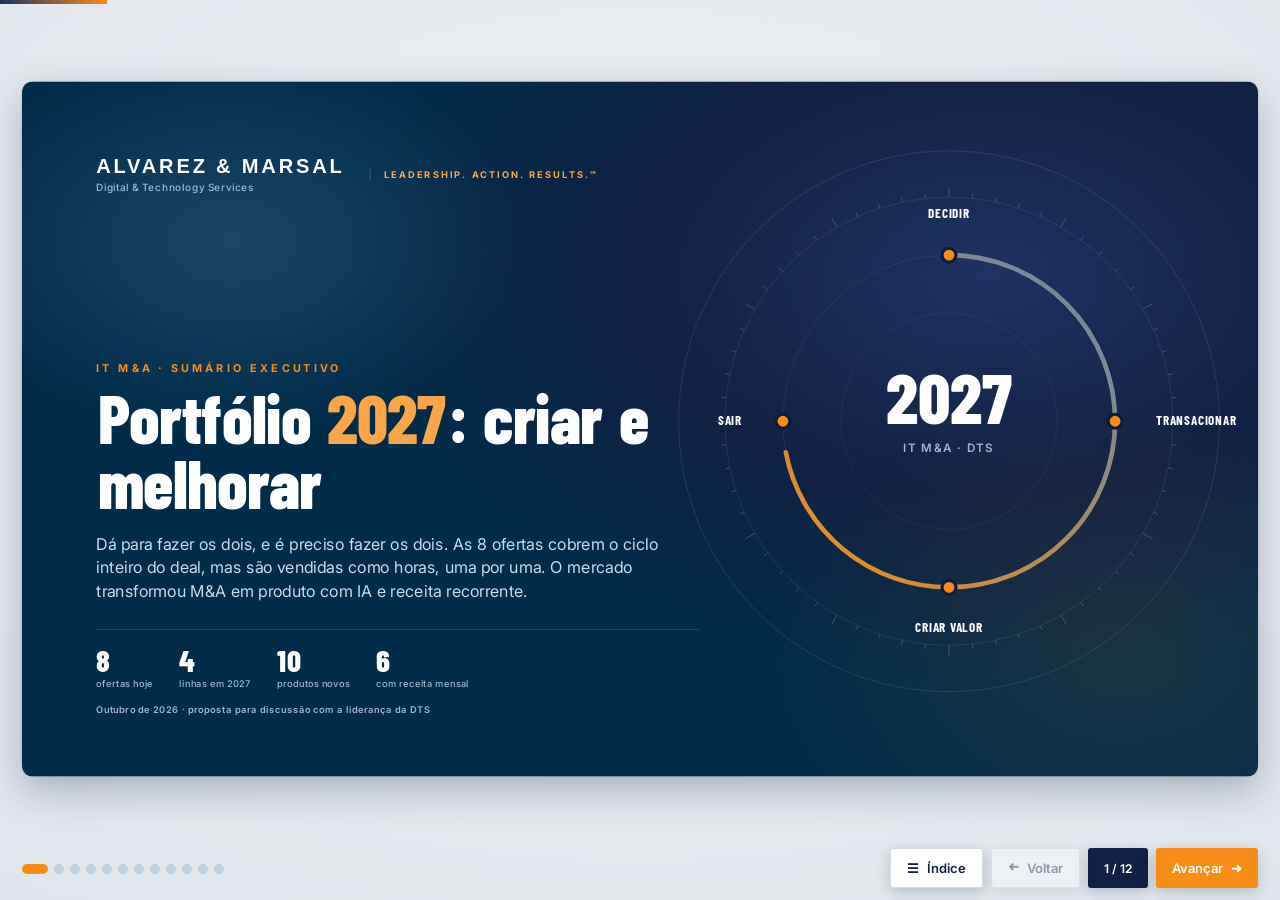
<file: apresentacoes/00-sumario-executivo.html>
<!doctype html>
<html lang="pt-BR">
<head>
<meta charset="utf-8">
<meta name="viewport" content="width=device-width, initial-scale=1">
<title>Sumário executivo · IT M&amp;A 2027</title>
<meta name="description" content="A resposta em uma apresentação: dá para criar produtos novos e melhorar os atuais; como, quanto custa e para quem.">
<link rel="preconnect" href="https://fonts.googleapis.com"><link rel="preconnect" href="https://fonts.gstatic.com" crossorigin>
<link href="https://fonts.googleapis.com/css2?family=Barlow+Condensed:wght@500;600;700;800&family=Inter:wght@400;500;600;700;800&display=swap" rel="stylesheet">
<!-- Gerado por scripts/apresentacoes.py a partir de apresentacoes/src/00-sumario-executivo.html. Edite a fonte, não este arquivo. -->
<style>
/* =====================================================================
   Motor de apresentações · A&M DTS · IT M&A
   Palco fixo de 1600×900, escalado para a janela. Padrão visual do deck
   de referência "TMG · Cultura em Movimento" (faixa A&M, banda de seção,
   corpo em painel, rodapé com fonte).
   ===================================================================== */
:root{
  --navy:#002B49;--navy2:#122143;--navy3:#1F3263;--slate:#33556D;--steel:#5E8AB4;--sky:#9DBBD9;
  --orange:#F78C16;--orange-d:#C96A05;--red:#BC0404;
  --ice:#DFE8F0;--ice2:#EEF3F8;--ink:#002B49;--ink2:#35516A;--muted:#6B7B8C;--line:#D6DEE6;--line2:#E8EDF2;--paper:#fff;
  /* dados (paleta validada: categórica 4 slots, rampa ordinal 5 passos) */
  --s1:#2F6EB5;--s2:#E07A10;--s3:#2A9D8F;--s4:#7A5BC7;
  --o1:#9DB9D8;--o2:#7099C4;--o3:#4D78A8;--o4:#2F5584;--o5:#1F3263;
  --hl:#E07A10;--mut:#B8C4CF;--grid:#E6ECF1;
  --ok:#2E7D4F;--warn:#C98A00;--crit:#BC0404;
  --fh:"Barlow Condensed","Arial Nova Cond","Arial Narrow",sans-serif;--fb:"Inter","Helvetica Neue",Arial,sans-serif;
  --ease:cubic-bezier(.2,.7,.2,1);
}
*{box-sizing:border-box;margin:0;padding:0}
html,body{height:100%;color:var(--ink);font-family:var(--fb);overflow:hidden;-webkit-font-smoothing:antialiased;
  background:radial-gradient(1400px 900px at 50% 40%,#EEF1F5 0%,#DCE2E9 100%)}
button{font:inherit;cursor:pointer;color:inherit}
a{color:var(--s1)}
#viewport{position:fixed;inset:0;overflow:hidden}
#stage{position:absolute;left:50%;top:50%;width:1600px;height:900px;transform:translate(-50%,-50%);transform-origin:center;background:#fff;
  border-radius:14px;box-shadow:0 18px 50px rgba(14,28,57,.28),0 0 0 1px rgba(14,28,57,.06);overflow:hidden}

/* ---------- slides ---------- */
.slide{position:absolute;inset:0;display:none;background-color:#F5F8FB;
  background-image:linear-gradient(#E9EFF4 1px,transparent 1px),linear-gradient(90deg,#E9EFF4 1px,transparent 1px);background-size:40px 40px}
.slide.active,.slide.measure{display:block}
.slide.measure{visibility:hidden}
.slide.entering{animation:sIn .55s var(--ease) both}
.slide.back.entering{animation-name:sInB}
@keyframes sIn{from{opacity:0;transform:translateX(34px)}to{opacity:1;transform:none}}
@keyframes sInB{from{opacity:0;transform:translateX(-34px)}to{opacity:1;transform:none}}
.slide.dark{background:radial-gradient(1100px 700px at 78% 28%,#1F3263 0%,#122143 40%,#002B49 75%);color:#fff}
.slide.dark::before{content:"";position:absolute;inset:-25%;pointer-events:none;
  background:radial-gradient(640px 420px at 28% 32%,rgba(94,138,180,.28),transparent 60%),radial-gradient(760px 520px at 76% 72%,rgba(247,140,22,.10),transparent 62%);
  animation:aurora 22s ease-in-out infinite alternate}
@keyframes aurora{0%{transform:translate(0,0) rotate(0)}100%{transform:translate(4%,3%) rotate(5deg)}}

/* ---------- entrada animada ---------- */
[data-a]{opacity:0}
.play [data-a]{animation:.75s var(--ease) both;animation-delay:calc(var(--d,0)*80ms + 120ms)}
.play [data-a=up]{animation-name:aUp}.play [data-a=fade]{animation-name:aF}.play [data-a=zoom]{animation-name:aZ}
.play [data-a=left]{animation-name:aL}.play [data-a=right]{animation-name:aR}.play [data-a=down]{animation-name:aDn}
.play [data-a=pop]{animation-name:aPop;animation-timing-function:cubic-bezier(.34,1.56,.64,1)}
.play [data-a=blur]{animation-name:aBl}
.play [data-a=grow]{animation-name:aG;transform-origin:left}
@keyframes aUp{from{opacity:0;transform:translateY(22px)}to{opacity:1;transform:none}}
@keyframes aF{from{opacity:0}to{opacity:1}}
@keyframes aZ{from{opacity:0;transform:scale(.9)}to{opacity:1;transform:none}}
@keyframes aL{from{opacity:0;transform:translateX(-26px)}to{opacity:1;transform:none}}
@keyframes aR{from{opacity:0;transform:translateX(26px)}to{opacity:1;transform:none}}
@keyframes aDn{from{opacity:0;transform:translateY(-22px)}to{opacity:1;transform:none}}
@keyframes aPop{from{opacity:0;transform:scale(.5)}to{opacity:1;transform:none}}
@keyframes aBl{from{opacity:0;filter:blur(12px);transform:scale(1.04)}to{opacity:1;filter:none;transform:none}}
@keyframes aG{from{opacity:1;transform:scaleX(0)}to{opacity:1;transform:none}}
.kw{display:inline-block;overflow:hidden;vertical-align:bottom;padding:0 .02em .1em;margin-bottom:-.1em}
.kw>span{display:inline-block;transform:translateY(108%)}
.play .kw>span{animation:kUp .7s var(--ease) both;animation-delay:calc(var(--k,0)*40ms + 140ms)}
@keyframes kUp{to{transform:none}}
.static [data-a]{opacity:1!important;animation:none!important}
.static .sr-band,.static .slide.entering,.static .am-a{animation:none!important;clip-path:none!important}
.static .kw>span{transform:none!important;animation:none!important}
@media (prefers-reduced-motion:reduce){[data-a]{opacity:1!important;animation:none!important}.kw>span{transform:none!important;animation:none!important}.slide.entering{animation:none}.slide.dark::before{animation:none}}

/* ---------- moldura A&M (gerada pelo motor) ---------- */
.sr-top{position:absolute;left:24px;right:24px;top:16px;height:80px;border-radius:14px;display:flex;align-items:center;gap:22px;padding:0 24px;color:#fff;z-index:3;overflow:hidden;
  background:linear-gradient(100deg,#0E1C39 0%,#122143 55%,#1F3263 100%)}
.sr-dec{position:absolute;top:3px;right:28px;font:10px/1 var(--fb);letter-spacing:5px;color:var(--orange);z-index:4}
.am-deco{position:absolute;right:0;top:0;height:100%;width:520px;pointer-events:none;opacity:.5}
.am-wm{display:flex;flex-direction:column;line-height:1.1;position:relative}
.am-a{font:600 20px Arial,var(--fb);font-variant:small-caps;letter-spacing:.05em;white-space:nowrap;
  background:linear-gradient(100deg,#fff 0%,#fff 42%,#9DBBD9 50%,#fff 58%,#fff 100%);background-size:260% 100%;-webkit-background-clip:text;background-clip:text;color:transparent;animation:shimmer 8s linear infinite}
@keyframes shimmer{0%{background-position:130% 0}100%{background-position:-130% 0}}
.am-s{font:500 11.5px var(--fb);color:#9DBBD9;letter-spacing:.04em;margin-top:3px;white-space:nowrap}
.am-div{width:1px;height:44px;background:rgba(255,255,255,.28)}
.am-title{display:flex;flex-direction:column;line-height:1.15;position:relative;min-width:0}
.am-title b{font:800 19px var(--fb);letter-spacing:.09em;text-transform:uppercase;color:#fff;white-space:nowrap;overflow:hidden;text-overflow:ellipsis}
.am-title span{font:400 13px var(--fb);color:#AFC2D6;margin-top:3px;white-space:nowrap}
.am-right{margin-left:auto;display:flex;align-items:center;gap:10px;font:500 13px var(--fb);color:#DDE6F0;position:relative;white-space:nowrap}
.am-dot{width:9px;height:9px;border-radius:50%;background:var(--orange);box-shadow:0 0 0 4px rgba(247,140,22,.18)}
.am-chip{font:800 11px var(--fb);background:rgba(255,255,255,.12);border:1px solid rgba(255,255,255,.22);border-radius:8px;padding:5px 9px;color:#fff}
.sr-band{position:absolute;left:24px;right:24px;top:106px;height:50px;border-radius:14px 14px 0 0;display:flex;align-items:center;gap:10px;padding:0 24px;
  font:700 24px var(--fh);color:#fff;letter-spacing:.03em;text-transform:uppercase;z-index:2;background-size:220% 100%;animation:bandShift 16s ease-in-out infinite}
.sr-band small{margin-left:auto;font:500 13px var(--fb);text-transform:none;letter-spacing:0;opacity:.92;white-space:nowrap}
.play .sr-band{animation:bandShift 16s ease-in-out infinite,maskIn .8s var(--ease) both}
@keyframes bandShift{0%,100%{background-position:0% 50%}50%{background-position:100% 50%}}
@keyframes maskIn{from{clip-path:inset(0 100% 0 0)}to{clip-path:inset(0 0 0 0)}}
.c-navy{background:linear-gradient(100deg,#122143,#1F3263 65%,#33556D)}
.c-blue{background:linear-gradient(100deg,#1F3263,#33556D 60%,#5E8AB4)}
.c-steel{background:linear-gradient(100deg,#33556D,#5E8AB4 75%,#8FAAC8)}
.c-green{background:linear-gradient(100deg,#23405A,#33556D 60%,#5E8AB4)}
.c-purple{background:linear-gradient(100deg,#0E1C39,#1F3263 60%,#33556D)}
.c-gold{background:linear-gradient(100deg,#C96A05,#F78C16 70%,#F9A64A)}
.c-red{background:linear-gradient(100deg,#122143,#33556D 55%,#C96A05 100%)}
.body{position:absolute;left:24px;right:24px;top:156px;bottom:40px;border:1px solid var(--line);border-top:0;border-radius:0 0 14px 14px;padding:18px 24px;background:rgba(255,255,255,.97);overflow:hidden;display:flex;flex-direction:column}
.body>*{flex-shrink:0}
.body.spread{justify-content:space-between}
.grow{flex:1 1 auto!important;min-height:0}
.body.dk{background:radial-gradient(900px 600px at 70% 20%,#1F3263 0%,#122143 55%,#0E1C39 100%);border-color:#1F3263;color:#DDEAF5}
.foot{position:absolute;left:32px;right:32px;bottom:11px;display:flex;gap:16px;font-size:11px;color:var(--muted)}
.foot b{color:var(--navy);letter-spacing:.06em;white-space:nowrap}
.foot .n{margin-left:auto;font-weight:700;color:var(--navy);white-space:nowrap}
.foot .s{white-space:nowrap;overflow:hidden;text-overflow:ellipsis;max-width:1180px}
.dark .foot{color:#9DB7CE}.dark .foot b,.dark .foot .n{color:#fff}

/* ---------- capa ---------- */
.cover .cv-deco{position:absolute;right:20px;top:60px;width:760px;height:760px}
.cover .cv{position:absolute;left:96px;top:96px;width:780px;bottom:80px;display:flex;flex-direction:column}
.cv-brand{display:flex;align-items:center;gap:14px}
.cv-brand .am-a{font-size:28px}
.cv-brand .am-s{font-size:13px}
.cv-eye{font:700 14px var(--fb);letter-spacing:.3em;text-transform:uppercase;color:var(--orange);margin-top:auto}
.cv-h{font:800 88px/.96 var(--fh);letter-spacing:-.01em;color:#fff;margin-top:14px}
.cv-h em{font-style:normal;color:#F9A64A}
.cv-lead{font:400 21px/1.45 var(--fb);color:#C8DBEB;margin-top:22px;max-width:760px}
.cv-pills{display:flex;flex-wrap:wrap;gap:8px;margin-top:26px}
.cv-pills span{font:600 12.5px var(--fb);padding:8px 14px;border-radius:99px;background:rgba(255,255,255,.08);border:1px solid rgba(255,255,255,.2);color:#fff}
.cv-meta{display:flex;gap:34px;margin-top:34px;padding-top:18px;border-top:1px solid rgba(255,255,255,.16)}
.cv-meta div{display:flex;flex-direction:column}
.cv-meta b{font:800 40px/1 var(--fh);color:#fff}
.cv-meta span{font:500 12px var(--fb);color:#9DB7CE;margin-top:4px;letter-spacing:.04em}
.cv-date{font:600 12px var(--fb);color:#9DB7CE;margin-top:18px;letter-spacing:.06em}

/* ---------- capítulo e transição ---------- */
#wipe{position:absolute;inset:0;z-index:90;pointer-events:none;overflow:hidden;visibility:hidden}
#wipe i{position:absolute;top:-5%;bottom:-5%;left:-10%;width:120%;transform:translateX(-110%) skewX(-12deg)}
#wipe i:nth-child(1){background:#F78C16}#wipe i:nth-child(2){background:#5E8AB4}#wipe i:nth-child(3){background:#002B49}
#chap{position:absolute;inset:0;z-index:85;display:none;color:#fff;overflow:hidden;cursor:pointer;
  background:radial-gradient(1200px 800px at 70% 30%,#1F3263 0%,#122143 40%,#0E1C39 85%)}
#chap.on{display:block}
#chap .n{position:absolute;right:90px;top:120px;font:800 419px/.8 var(--fh);color:rgba(255,255,255,.06);letter-spacing:-.04em}
#chap .ey{position:absolute;left:120px;top:330px;font:700 15px var(--fb);letter-spacing:.3em;color:var(--orange)}
#chap h1{position:absolute;left:112px;top:360px;font:800 120px/1 var(--fh);letter-spacing:-.01em;max-width:1300px}
#chap p{position:absolute;left:120px;top:500px;font:400 23px/1.4 var(--fb);color:#C8DBEB;max-width:960px}
#chap .ln{position:absolute;left:120px;top:600px;height:4px;width:0;background:linear-gradient(90deg,#F78C16,#5E8AB4)}
#chap .sk{position:absolute;right:40px;bottom:30px;font:600 11px var(--fb);color:#9DB7CE;letter-spacing:.1em}

/* ---------- interface ---------- */
#progress{position:fixed;top:0;left:0;height:4px;width:0;background:linear-gradient(90deg,#1F3263,#F78C16);z-index:50;transition:width .5s var(--ease)}
#controls{position:fixed;right:22px;bottom:12px;z-index:60;display:flex;gap:8px;align-items:center}
#controls button,#controls a,#controls .c{border:0;border-radius:3px;height:40px;padding:0 16px;font-weight:600;font-size:13px;display:inline-flex;align-items:center;gap:8px;
  box-shadow:0 4px 14px rgba(14,28,57,.22);text-decoration:none}
#controls .g{background:#fff;color:#122143;border:1px solid #D7DDE2}
#controls .p{background:#F78C16;color:#fff}
#controls .c{background:#122143;color:#fff;font:600 12px var(--fb)}
#controls button:disabled{opacity:.4;cursor:not-allowed}
#dots{position:fixed;left:22px;bottom:26px;z-index:60;display:flex;gap:6px;flex-wrap:wrap;max-width:60vw}
#dots button{width:10px;height:10px;border-radius:50%;border:0;background:#BFD0E1;padding:0}
#dots button.on{background:#F78C16;width:26px;border-radius:99px}
#tip{position:fixed;z-index:99;pointer-events:none;background:#fff;border:1px solid var(--line);box-shadow:0 10px 30px rgba(0,20,40,.25);border-radius:4px;padding:9px 12px;
  font:13px/1.4 var(--fb);max-width:340px;opacity:0;transition:opacity .12s;color:var(--ink2)}
#tip.on{opacity:1}#tip b{display:block;font-size:14px;color:var(--navy)}#tip span{display:block;color:var(--muted);font-size:12px;margin-top:2px}
@media (max-width:760px){#dots{display:none}#controls{right:8px;bottom:8px}#controls .lb{display:none}#controls button,#controls a,#controls .c{height:36px;padding:0 12px}}

/* =====================================================================
   COMPONENTES DE CONTEÚDO
   ===================================================================== */
.row{display:flex;gap:16px}
.col{display:flex;flex-direction:column;gap:12px}
.grid{display:grid;gap:14px}
.g2{display:grid;gap:16px;grid-template-columns:repeat(2,minmax(0,1fr))}
.g3{display:grid;gap:14px;grid-template-columns:repeat(3,minmax(0,1fr))}
.g4{display:grid;gap:14px;grid-template-columns:repeat(4,minmax(0,1fr))}
.g5{display:grid;gap:12px;grid-template-columns:repeat(5,minmax(0,1fr))}
.g6{display:grid;gap:10px;grid-template-columns:repeat(6,minmax(0,1fr))}
.f1{flex:1;min-width:0}
.mt4{margin-top:4px}.mt8{margin-top:8px}.mt12{margin-top:12px}.mt16{margin-top:16px}.mt20{margin-top:20px}

/* tipografia */
.stmt{font:700 29px/1.15 var(--fh);color:var(--navy);letter-spacing:.005em}
.stmt em{font-style:normal;color:var(--orange)}
.stmt.sm{font-size:26px}.stmt.lg{font-size:36px}
.dk .stmt{color:#fff}.dk .stmt em{color:#F9A64A}
.lead{font:500 15px/1.5 var(--fb);color:var(--ink2)}
.lead b{color:var(--navy)}
.eye{font:700 11px var(--fb);letter-spacing:.14em;text-transform:uppercase;color:var(--steel);margin-bottom:6px}
.ttl{font:800 16px var(--fh);letter-spacing:.04em;text-transform:uppercase;color:var(--navy)}
.ttl small{font:500 12px var(--fb);text-transform:none;letter-spacing:0;color:var(--muted);margin-left:8px}
.small{font-size:11.5px;color:var(--muted);line-height:1.4}
.src{font-size:11px;color:var(--muted);line-height:1.35}
.big{font:800 64px/.95 var(--fh);color:var(--navy)}
.big small{font:600 18px var(--fb);color:var(--muted);margin-left:6px}
.dk .lead,.dk .small,.dk .src{color:#B8CDE0}

/* cartões */
.card{background:#fff;border:1px solid var(--line);border-radius:10px;padding:14px 16px;position:relative}
.card.soft{background:var(--ice2);border-color:var(--line2)}
.card.nv{background:linear-gradient(140deg,#122143,#1F3263);border-color:#1F3263;color:#fff}
.card.ac{border-left:4px solid var(--orange)}
.card.bl{border-left:4px solid var(--s1)}
.card.gr{border-left:4px solid var(--s3)}
.card.rd{border-left:4px solid var(--crit)}
.card h3{font:700 23px/1.1 var(--fh);color:var(--navy);margin-bottom:6px}
.card h4{font:700 14.5px/1.3 var(--fb);color:var(--navy);margin-bottom:4px}
.card p,.card li{font-size:13.5px;line-height:1.48;color:var(--ink2)}
.card ul,.card ol{padding-left:17px}.card li+li{margin-top:3px}
.card b{color:var(--navy)}
.card.nv h3,.card.nv h4,.card.nv b{color:#fff}.card.nv p,.card.nv li{color:#C8DBEB}
.dk .card{background:rgba(255,255,255,.07);border-color:rgba(255,255,255,.18)}
.dk .card h3,.dk .card h4,.dk .card b{color:#fff}.dk .card p,.dk .card li{color:#C8DBEB}
.num-badge{display:inline-grid;place-items:center;min-width:30px;height:30px;padding:0 8px;border-radius:8px;background:var(--navy2);color:#fff;font:800 16px var(--fh)}
.num-badge.or{background:var(--orange)}

/* KPI */
.kpis{display:grid;gap:12px;grid-template-columns:repeat(var(--n,4),minmax(0,1fr))}
.kpi{background:#fff;border:1.5px solid #D5DEE7;border-radius:10px;padding:12px 16px;position:relative;overflow:hidden}
.kpi::before{content:"";position:absolute;left:0;top:0;bottom:0;width:4px;background:var(--kc,var(--s1))}
.kpi .l{font:600 13px/1.3 var(--fb);color:var(--ink2)}
.kpi .v{font:800 50px/1 var(--fh);color:var(--navy);margin-top:6px;letter-spacing:-.01em}
.kpi .v small{font:600 15px var(--fb);color:var(--muted);margin-left:4px}
.kpi .d{font:500 12px/1.35 var(--fb);color:var(--muted);margin-top:4px}
.kpi.hl{background:linear-gradient(140deg,#122143,#1F3263);border-color:#1F3263}
.kpi.hl .l{color:#B8CDE0}.kpi.hl .v{color:#fff}.kpi.hl .d{color:#9DB7CE}

/* tabela */
.tbl{width:100%;border-collapse:collapse;font-size:13px}
.tbl th{font:700 10.5px var(--fb);letter-spacing:.08em;text-transform:uppercase;background:var(--navy2);color:#fff;text-align:left;padding:8px 10px;vertical-align:bottom}
.tbl th:first-child{border-radius:6px 0 0 0}.tbl th:last-child{border-radius:0 6px 0 0}
.tbl td{padding:8px 10px;border-bottom:1px solid var(--line2);color:var(--ink2);vertical-align:top;line-height:1.36}
.tbl td b{color:var(--navy)}
.tbl tr:nth-child(even) td{background:#FAFBFD}
.tbl td.num,.tbl th.num{text-align:right;font-variant-numeric:tabular-nums;white-space:nowrap}
.tbl td.c,.tbl th.c{text-align:center}
.tbl tr.hl td{background:#FEF4E8}
.tbl tr.strike td.nm{text-decoration:line-through;color:var(--muted)}
.tbl.sm{font-size:11.5px}.tbl.sm td{padding:5px 8px}.tbl.sm th{padding:6px 8px;font-size:10px}
.tbl.xs{font-size:10.8px}.tbl.xs td{padding:4px 7px;line-height:1.3}.tbl.xs th{padding:5px 7px;font-size:9.5px}

/* faixa Fato → Dado → Insight → Implicação */
.fdii{display:grid;grid-template-columns:repeat(4,1fr);border:1px solid var(--line);border-radius:8px;overflow:hidden;background:#fff}
.fdii>div{padding:12px 18px;position:relative;font-size:13px;line-height:1.42;color:var(--ink2);background:#fff}
.fdii>div+div{border-left:1px solid var(--line)}
.fdii>div::after{content:"";position:absolute;right:-8px;top:50%;width:14px;height:14px;background:inherit;border-top:1px solid var(--line);border-right:1px solid var(--line);transform:translateY(-50%) rotate(45deg);z-index:2}
.fdii>div:last-child::after{display:none}
.fdii .k{display:block;font:700 10.5px var(--fb);letter-spacing:.14em;text-transform:uppercase;margin-bottom:3px}
.fdii .f .k{color:var(--navy)}.fdii .d .k{color:var(--s1)}.fdii .i .k{color:var(--orange-d)}.fdii .m .k{color:var(--slate)}
.fdii .m{background:var(--ice2)}
.fdii b{color:var(--navy)}

/* rótulos */
.pill{display:inline-block;font:600 11.5px/1 var(--fb);padding:6px 10px;border-radius:99px;background:var(--ice);color:var(--navy);white-space:nowrap}
.pill.or{background:#FEF1E2;color:#8A4A05}.pill.nv{background:var(--navy2);color:#fff}.pill.gr{background:#E2F2EF;color:#1D6B61}
.tagx{display:inline-block;font:700 10px var(--fb);letter-spacing:.1em;text-transform:uppercase;padding:4px 7px;border-radius:3px;color:#fff;background:var(--steel);white-space:nowrap}
.tagx.or{background:var(--orange-d)}.tagx.nv{background:var(--navy2)}.tagx.gr{background:#1D6B61}.tagx.rd{background:var(--crit)}.tagx.mu{background:#8A99A8}
.dec{display:inline-block;font:700 10.5px var(--fb);letter-spacing:.06em;text-transform:uppercase;padding:4px 8px;border-radius:4px;white-space:nowrap}
.dec.evo{background:#E3EDF8;color:#1F4E86}.dec.ref{background:#FEF1E2;color:#8A4A05}.dec.new{background:#E2F2EF;color:#1D6B61}.dec.fun{background:#ECE7F7;color:#4E3A8E}.dec.keep{background:#EEF1F4;color:#46586A}
.seal{display:inline-block;font-size:12px;line-height:1;vertical-align:baseline}
.legend-seals{display:flex;gap:14px;flex-wrap:wrap;font-size:11px;color:var(--muted)}
.chip{display:inline-flex;align-items:center;gap:8px;border-radius:99px;padding:6px 13px;font:700 12px var(--fb);background:var(--ice2);color:var(--navy)}
.chip b{font:800 18px var(--fh)}

/* listas de insight */
.ins{list-style:none}
.ins li{position:relative;padding-left:18px;font-size:13.5px;line-height:1.45;color:var(--ink2)}
.ins li::before{content:"";position:absolute;left:2px;top:7px;width:7px;height:7px;border-radius:2px;background:var(--orange);transform:rotate(45deg)}
.ins li+li{margin-top:6px}.ins li b{color:var(--navy)}
.dk .ins li{color:#C8DBEB}.dk .ins li b{color:#fff}

/* destaque */
.callout{border-left:4px solid var(--orange);background:#FFF8F0;padding:11px 16px;border-radius:0 8px 8px 0;font-size:13.5px;line-height:1.45;color:var(--ink2)}
.callout b{color:var(--navy)}
.callout.bl{border-color:var(--s1);background:#F1F6FC}
.quote{border-left:3px solid var(--sky);padding:4px 0 4px 14px;font:italic 500 14px/1.5 var(--fb);color:var(--ink2)}

/* passos (fluxo horizontal em chevrons) */
.steps{display:flex;gap:0}
.steps>div{flex:1;min-width:0;position:relative;background:var(--ice2);padding:14px 18px 14px 28px;clip-path:polygon(0 0,calc(100% - 16px) 0,100% 50%,calc(100% - 16px) 100%,0 100%,16px 50%);margin-right:-10px}
.steps>div:first-child{clip-path:polygon(0 0,calc(100% - 16px) 0,100% 50%,calc(100% - 16px) 100%,0 100%);padding-left:16px;border-radius:8px 0 0 8px}
.steps>div:nth-child(even){background:#E3ECF5}
.steps>div.on{background:var(--navy2);color:#fff}
.steps>div:last-child{margin-right:0}
.steps b{display:block;font:700 17px/1.15 var(--fh);color:var(--navy);text-transform:uppercase;letter-spacing:.02em}
.steps span{display:block;font-size:12.5px;line-height:1.38;color:var(--ink2);margin-top:3px}
.steps>div.on b{color:#fff}.steps>div.on span{color:#C8DBEB}

/* barra de nível 1–5 */
.lv{position:relative;height:12px;border-radius:99px;background:#E6ECF1}
.lv .fl{position:absolute;left:0;top:0;bottom:0;border-radius:99px;background:var(--o4);transition:width 1.1s var(--ease)}
.lv .mk{position:absolute;top:-5px;width:3px;height:22px;border-radius:2px;background:var(--orange)}

/* abas e seletores */
.tabs{display:flex;gap:8px;flex-wrap:wrap}
.tabs button{border:1px solid var(--line);background:#fff;border-radius:6px;padding:8px 14px;font:700 15px var(--fh);color:var(--navy);text-align:left;letter-spacing:.02em}
.tabs button small{display:block;font:500 11px var(--fb);color:var(--muted);letter-spacing:0}
.tabs button.on{background:var(--navy2);color:#fff;border-color:var(--navy2)}.tabs button.on small{color:#9DB7CE}
.pane{display:none}.pane.on{display:block;animation:aF .35s both}
.seg{display:inline-flex;border:1px solid var(--line);border-radius:99px;overflow:hidden;background:#fff}
.seg button{border:0;background:none;padding:8px 15px;font:600 12px var(--fb);color:var(--ink2)}
.seg button.on{background:var(--navy2);color:#fff}

/* cartões clicáveis e virar */
.clk{cursor:pointer;transition:transform .18s,box-shadow .18s,border-color .18s}
.clk:hover{transform:translateY(-2px);box-shadow:0 10px 26px rgba(0,43,73,.14)}
.clk.sel{border-color:var(--s1);box-shadow:0 0 0 3px rgba(47,110,181,.22)}
.hint{display:inline-flex;align-items:center;gap:6px;font:700 11px var(--fb);letter-spacing:.08em;text-transform:uppercase;color:#B35F00;background:#FEF1E2;border:1px dashed #F5B570;padding:4px 10px;border-radius:99px}
.hint::before{content:"👆"}
.flip{perspective:1000px;cursor:pointer}
.flip .in{position:relative;width:100%;height:100%;transition:transform .6s var(--ease);transform-style:preserve-3d}
.flip.on .in{transform:rotateY(180deg)}
.flip .fr,.flip .bk{position:absolute;inset:0;backface-visibility:hidden;-webkit-backface-visibility:hidden;border-radius:10px;overflow:hidden}
.flip .bk{transform:rotateY(180deg)}

/* matriz 2×2 */
.m22{display:grid;grid-template-columns:repeat(2,1fr);grid-template-rows:repeat(2,1fr);gap:8px;height:100%}
.m22>div{border-radius:10px;padding:12px 14px;background:var(--ice2);border:1px solid var(--line2)}
.m22>div.star{background:#FFF4E6;border-color:#F5C48A}

/* =====================================================================
   GRÁFICOS (SVG gerado pelo motor a partir de JSON)
   ===================================================================== */
.ch{position:relative;width:100%}
.ch svg{display:block;overflow:visible}
.ch svg text{font-family:var(--fb)}
.ch .ax{stroke:var(--grid);stroke-width:1}
.ch .axt{fill:var(--muted);font-size:11px}
.ch .lab{fill:var(--ink2);font-size:12.5px;font-weight:500}
.ch .labb{fill:var(--navy);font-size:12.5px;font-weight:700}
.ch .val{fill:var(--navy);font-size:12px;font-weight:700}
.ch .hit{fill:transparent;cursor:default}
.ch .mk:hover,.ch [data-tv]:hover{filter:brightness(1.08)}
.ch-legend{display:flex;gap:14px;flex-wrap:wrap;font:500 12.5px var(--fb);color:var(--ink2);margin-bottom:6px}
.ch-legend i{display:inline-block;width:12px;height:12px;border-radius:3px;margin-right:6px;vertical-align:-1px}
.ch-legend i.dot{border-radius:50%}
.ch-legend i.line{height:3px;border-radius:2px;vertical-align:3px}
.ch-title{font:700 13px var(--fb);color:var(--navy);margin-bottom:4px}
.ch-note{font-size:11px;color:var(--muted);margin-top:4px}
.dk .ch .lab,.dk .ch .axt{fill:#B8CDE0}.dk .ch .labb,.dk .ch .val{fill:#fff}.dk .ch .ax{stroke:rgba(255,255,255,.15)}
.dk .ch-legend{color:#C8DBEB}

/* =====================================================================
   IMPRESSÃO: um slide por página, sem animação
   ===================================================================== */
@media print{
  html,body{overflow:visible;background:#fff}
  #controls,#progress,#dots,#tip,#wipe,#chap{display:none!important}
  #viewport{position:static}
  #stage{position:relative;left:auto!important;top:auto!important;transform:none!important;height:auto;box-shadow:none;border-radius:0}
  .slide{position:relative;display:block!important;height:900px;break-after:page}
  [data-a]{opacity:1!important;animation:none!important}
  .kw>span{transform:none!important}
  .pane{display:block!important}
  @page{size:1600px 900px;margin:0}
}

/* painéis de detalhe acionados por [data-show] */
.det{display:none}.det.on{display:block;animation:aF .35s both}
.card .small,.card p.small{font-size:11.5px;line-height:1.4;color:var(--muted)}
.card.nv .small{color:#9DB7CE}

/* identidade A&M: marca em chevrons e assinatura */
.am-mark{width:40px;height:40px;flex:none;position:relative}
.sr-top .am-mark{width:34px;height:34px;margin-right:-10px}
.cv-brand .am-mark{width:48px;height:48px}
.am-slogan{margin-left:18px;padding-left:18px;border-left:1px solid rgba(255,255,255,.25);font:700 12px var(--fb);letter-spacing:.22em;text-transform:uppercase;color:#F9A64A;white-space:nowrap}

/* ---------- logotipo (lockup tipográfico) ---------- */
.am-logo{display:flex;flex-direction:column;line-height:1;position:relative;flex:none}
.am-logo .w{font:900 19px/1 Arial,"Helvetica Neue",sans-serif;letter-spacing:.14em;text-transform:uppercase;color:#fff;white-space:nowrap}
.am-logo .s{font:500 11px var(--fb);letter-spacing:.06em;color:#9DBBD9;margin-top:5px;white-space:nowrap}
.cv-brand .am-logo .w{font-size:26px}
.cv-brand .am-logo .s{font-size:13px;margin-top:7px}
.am-logo.dark .w{color:var(--navy)}.am-logo.dark .s{color:var(--muted)}
.ico{fill:none;stroke:currentColor;stroke-width:1.9;stroke-linecap:round;stroke-linejoin:round;width:1em;height:1em;display:inline-block;vertical-align:-.15em}
.icb{display:inline-grid;place-items:center;width:44px;height:44px;border-radius:12px;background:var(--ice);color:var(--navy);font-size:24px;flex:none}
.icb.or{background:#FEF1E2;color:var(--orange-d)}.icb.nv{background:var(--navy2);color:#fff}.icb.wh{background:rgba(255,255,255,.12);color:#fff}
.icb.lg{width:56px;height:56px;border-radius:14px;font-size:30px}
[data-go]{cursor:pointer}

/* =====================================================================
   ESTILO "AM": slide branco, título grande em marinho, régua com pontos,
   rodapé com "Digital & Technology Services" e o símbolo A&M
   ===================================================================== */
.estilo-am .slide{background:#fff}
.estilo-am .slide.dark{background:radial-gradient(1100px 700px at 78% 28%,#1F3263 0%,#122143 40%,#002B49 75%)}
.estilo-am .am-top{position:absolute;left:64px;right:64px;top:34px;display:flex;align-items:flex-end;justify-content:space-between;gap:24px;z-index:2}
.estilo-am .am-top h1{font:800 54px/1 var(--fh);color:var(--navy);text-transform:uppercase;letter-spacing:-.005em;max-width:1180px;white-space:nowrap}
.estilo-am .am-sub{font:500 15px var(--fb);color:var(--ink2);margin-top:6px}
.estilo-am .am-side{display:flex;flex-direction:column;align-items:flex-end;gap:7px;padding-bottom:4px}
.estilo-am .am-mod{font:700 11.5px var(--fb);letter-spacing:.16em;text-transform:uppercase;color:var(--steel);white-space:nowrap}
.estilo-am .am-chip{font:800 11px var(--fb);background:var(--ice2);border:1px solid var(--line);border-radius:8px;padding:5px 9px;color:var(--navy)}
.estilo-am .am-rule{position:absolute;left:64px;right:64px;top:124px;height:2px;background:var(--navy)}
.estilo-am .am-rule::before,.estilo-am .am-rule::after{content:"";position:absolute;top:-4px;width:10px;height:10px;border-radius:50%;background:var(--navy)}
.estilo-am .am-rule::before{left:-2px}.estilo-am .am-rule::after{right:-2px}
.estilo-am .body{left:64px;right:64px;top:146px;bottom:84px;border:0;border-radius:0;padding:6px 0 0;background:transparent}
.estilo-am .am-foot{position:absolute;left:64px;right:64px;bottom:14px;height:62px;border-top:1.5px solid var(--navy);display:flex;align-items:center;gap:18px}
.estilo-am .am-foot::after{content:"";position:absolute;right:-2px;top:-6px;width:10px;height:10px;border-radius:50%;background:var(--navy)}
.estilo-am .am-foot .s{font-size:11px;color:var(--muted);flex:1;white-space:nowrap;overflow:hidden;text-overflow:ellipsis;min-width:0}
.estilo-am .am-foot .dts{font:600 13px var(--fb);letter-spacing:.14em;text-transform:uppercase;color:var(--ink2);white-space:nowrap}
.estilo-am .am-foot .am-symbol{width:57px;height:50px;flex:none}
.estilo-am .am-foot .n{font:700 11px var(--fb);color:var(--navy);white-space:nowrap}
.estilo-am .card{background:#F4F6F8;border-color:#E3E7EC}
.estilo-am .card.soft{background:#EEF2F6}
.estilo-am .card.nv{background:linear-gradient(140deg,#122143,#1F3263);border-color:#1F3263}
.estilo-am .kpi{background:#F4F6F8;border-color:#E3E7EC}
.estilo-am .kpi.hl{background:linear-gradient(140deg,#122143,#1F3263);border-color:#1F3263}
.estilo-am .fdii,.estilo-am .fdii>div{background:#F4F6F8}.estilo-am .fdii .m{background:#E6ECF3}
.estilo-am .tbl th{background:var(--navy)}
.estilo-am .tbl tr:nth-child(even) td{background:#F7F8FA}
.estilo-am .cv-brand{align-items:center;gap:16px}
.estilo-am .cv-symbol{width:77px;height:68px}
.estilo-am .cv-symbol .am-ink{fill:#fff}
.static .am-top h1 .kw>span{transform:none!important;animation:none!important}

</style>

</head>
<body>
<div id="progress"></div>
<div id="viewport"><div id="stage">
<section class="slide dark cover" data-t="Capa" data-nofoot>
  <div class="cv-deco"></div>
  <div class="cv">
    <div class="cv-brand" data-a="fade"></div>
    <div class="cv-eye" data-a="up" style="--d:1">IT M&amp;A · Sumário executivo</div>
    <h1 class="cv-h kin">Portfólio <em>2027</em>: criar e melhorar</h1>
    <p class="cv-lead" data-a="up" style="--d:4">Dá para fazer os dois, e é preciso fazer os dois. As 8 ofertas cobrem o ciclo inteiro do deal, mas são vendidas como horas, uma por uma. O mercado transformou M&amp;A em produto com IA e receita recorrente.</p>
    <div class="cv-meta" data-a="up" style="--d:6">
      <div><b data-count="8">8</b><span>ofertas hoje</span></div>
      <div><b data-count="4">4</b><span>linhas em 2027</span></div>
      <div><b data-count="10">10</b><span>produtos novos</span></div>
      <div><b data-count="6">6</b><span>com receita mensal</span></div>
    </div>
    <div class="cv-date" data-a="fade" style="--d:8">Outubro de 2026 · proposta para discussão com a liderança da DTS</div>
  </div>
</section>

<section class="slide" data-p="Contexto" data-t="A resposta em uma tela" data-band="A resposta · criar e melhorar, ao mesmo tempo" data-c="c-navy" data-bs="Leitura de 60 segundos" data-src="Fonte: docs/00-sumario-executivo.md e docs/07-estrategia-e-inovacao.md. Números de produtos e linhas são proposta (💡); fatos de mercado em docs/09.">
  <div class="body spread">
    <div class="stmt kin">Dá para criar produtos novos <em>e</em> melhorar os atuais. O caminho é <em>de serviço a produto</em>, com IA e receita mensal.</div>
    <div class="g3 mt16">
      <div class="card bl" data-a="up" style="--d:3">
        <div class="eye">1 · Reformular</div>
        <div class="row" style="align-items:baseline;gap:10px"><span class="big" data-count="8">8</span><span class="lead">ofertas viram</span><span class="big" style="color:var(--s1)" data-count="4">4</span><span class="lead">linhas de produto</span></div>
        <p class="mt8">Decidir · Transacionar · Criar valor · Sair. Escopo, prazo, entregáveis e preço padronizados por linha.</p>
      </div>
      <div class="card ac" data-a="up" style="--d:4">
        <div class="eye" style="color:var(--orange-d)">2 · Criar</div>
        <div class="row" style="align-items:baseline;gap:10px"><span class="big" data-count="10">10</span><span class="lead">produtos e módulos novos,</span><span class="big" style="color:var(--s2)" data-count="6">6</span><span class="lead">mensais</span></div>
        <p class="mt8">TSA Control Tower, Tech Deal Screening e Cyber &amp; Privacy na frente, pela nota de prioridade.</p>
      </div>
      <div class="card gr" data-a="up" style="--d:5">
        <div class="eye" style="color:#1D6B61">3 · Industrializar</div>
        <div class="row" style="align-items:baseline;gap:10px"><span class="big" data-count="1">1</span><span class="lead">motor de evidências com IA</span></div>
        <p class="mt8">A IA propõe, a regra calcula, o especialista decide. Desenhado do método A&amp;M, com encaixe para o A&amp;M Assist.</p>
      </div>
    </div>
    <div data-a="fade" style="--d:5">
      <div class="ttl">As 4 linhas do portfólio 2027 <small>da triagem ao exit, com o mesmo grafo de evidências</small></div>
      <div class="steps mt8">
        <div><b>1 · Decidir</b><span>Tech Deal Screening · Technology DD (IT, Cyber, Code, Data &amp; AI)</span></div>
        <div><b>2 · Transacionar</b><span>Carve-out Blueprint · Day 1 · Transaction Office · TSA Control Tower</span></div>
        <div><b>3 · Criar valor</b><span>Value Creation Office · Cyber Watch · CIO fracionado · Cost Optimization</span></div>
        <div><b>4 · Sair</b><span>Exit Readiness Track · Technology Vendor DD</span></div>
      </div>
    </div>
    <div class="g2 mt16">
      <div class="card soft" data-a="up" style="--d:6">
        <div class="ttl">Para quem <small>fatias onde a A&amp;M tem direito de vencer</small></div>
        <div class="row mt8" style="flex-wrap:wrap;gap:8px">
          <span class="pill nv">1 · Fundos de PE/VC mid-market</span>
          <span class="pill nv">1 · Situações especiais (RJ, UPI)</span>
          <span class="pill">2 · Corporates em carve-out, via TSA</span>
          <span class="pill">3 · Software e IA</span>
          <span class="pill">3 · Compradores recorrentes</span>
        </div>
      </div>
      <div class="card soft" data-a="up" style="--d:7">
        <div class="ttl">Quanto custa <small>esforço em FTE-mês, não cotação</small></div>
        <div class="row mt8" style="gap:26px;align-items:baseline">
          <div><span class="big" style="font-size:44px" data-count="18">18</span><span class="lead"> a </span><span class="big" style="font-size:44px" data-count="26">26</span><div class="small">FTE-mês no primeiro cheque</div></div>
          <div><span class="big" style="font-size:44px" data-count="45">45</span><span class="lead"> a </span><span class="big" style="font-size:44px" data-count="66">66</span><div class="small">FTE-mês para 2027 completo</div></div>
        </div>
      </div>
    </div>
    <div class="fdii mt16" data-a="fade" style="--d:8">
      <div class="f"><span class="k">Fato</span>8 ofertas cobrem as 6 fases do deal, mas só a DD tem prazo e só a variante VC tem preço 📘</div>
      <div class="d"><span class="k">Dado</span>Readiness da service line em <b>3,29</b>; Value Creation, a oferta mais ampla, em <b>2,3</b> 🗂️</div>
      <div class="i"><span class="k">Insight</span>O mercado industrializou o M&amp;A com IA em 2025–2026 e cobra por assinatura e resultado ✅🔎</div>
      <div class="m"><span class="k">Implicação</span>Produtizar, criar a camada mensal e aprovar só o primeiro cheque, liberado pelo piloto 💡</div>
    </div>
  </div>
</section>

<section class="slide" data-p="1 · Diagnóstico" data-t="Readiness por oferta" data-band="Diagnóstico · forte no meio, frágil nas pontas" data-c="c-blue" data-bs="Escala oficial 1–5 do slide de status" data-src="Fonte: slide “Status das Ofertas – IT M&A” 🗂️ via data/ofertas.yaml. Média simples das 10 linhas: 3,29 → 3,95. Linhas tachadas no slide aparecem riscadas.">
  <div class="body">
    <div class="row" style="gap:22px">
      <div class="f1">
        <div class="stmt sm kin">O portfólio é <em>completo</em>, mas o <em>produto é fraco</em> nas pontas do ciclo, onde nasce a recorrência.</div>
        <div class="ch mt12" data-type="dumbbell">
          <script type="application/json">{"la":"Readiness atual","lb":"Alvo do FY","min":1,"max":5,"labelW":300,"rowH":51,
            "ref":{"v":3.29,"l":"Média da service line 3,29"},
            "items":[
              {"l":"IT Due Diligence (Buy Side · PE)","a":4.5,"b":4.7},
              {"l":"I&S Planning (Day 1 e 100 dias)","a":4.0,"b":4.3},
              {"l":"IT SMO","a":3.9,"b":4.3,"strike":true},
              {"l":"Separation Strategy & Design","a":3.6,"b":4.1},
              {"l":"IT IMO","a":3.5,"b":4.0},
              {"l":"IT DD Corporate","a":3.2,"b":3.9,"strike":true},
              {"l":"IT M&A Playbook","a":2.7,"b":3.7},
              {"l":"IT Vendor DD (Sell Side)","a":2.7,"b":3.7},
              {"l":"IT DD Venture Capital","a":2.5,"b":3.5,"strike":true},
              {"l":"IT Synergies & Value Creation","a":2.3,"b":3.3}
            ]}</script>
        </div>
      </div>
      <div style="width:430px;align-self:stretch" class="col">
        <div class="kpis" style="--n:2">
          <div class="kpi" data-a="up" style="--d:3;--kc:var(--o4)"><div class="l">Diligência e execução</div><div class="v" data-count="3.9" data-dec="1">3,9</div><div class="d">readiness médio do miolo do ciclo</div></div>
          <div class="kpi" data-a="up" style="--d:4;--kc:var(--s2)"><div class="l">Estratégia e exit</div><div class="v" data-count="2.7" data-dec="1">2,7</div><div class="d">readiness médio das pontas</div></div>
        </div>
        <div class="card ac" data-a="up" style="--d:5">
          <h4>O paradoxo do valor</h4>
          <p>A única oferta que atravessa as 6 fases e ancora a relação recorrente com fundos, <b>IT Synergies &amp; Value Creation</b>, tem o menor readiness do portfólio: <b>2,3</b>.</p>
        </div>
        <div class="card" data-a="up" style="--d:6">
          <h4>O que falta para virar produto 📘</h4>
          <ul class="ins mt4">
            <li>Só a DD tem <b>prazo</b> definido no deck</li>
            <li>Só a variante VC tem <b>preço</b> (R$ 35 mil/semana)</li>
            <li><b>5 das 8</b> ofertas não têm case no deck</li>
            <li>2 POs concentram <b>61%</b> do esforço planejado no FY</li>
          </ul>
        </div>
        <div class="card soft" data-a="up" style="--d:7"><h4>Escala oficial de readiness 🗂️</h4>
          <table class="tbl xs mt4"><tbody>
            <tr><td><b>5</b></td><td>Oferta otimizada</td><td>risco muito baixo</td></tr>
            <tr><td><b>4</b></td><td>Oferta estruturada</td><td>risco baixo</td></tr>
            <tr><td><b>3</b></td><td>Oferta definida</td><td>risco médio</td></tr>
            <tr><td><b>2</b></td><td>Oferta inicial</td><td>risco alto</td></tr>
            <tr><td><b>1</b></td><td>Oferta incompleta</td><td>risco muito alto</td></tr>
          </tbody></table></div>
      </div>
    </div>
  </div>
</section>

<section class="slide" data-p="1 · Diagnóstico" data-t="O mercado virou plataforma" data-band="Mercado · M&A industrializado com IA" data-c="c-steel" data-bs="EUA e global, 2024–2026" data-src="Fontes: comunicados oficiais de Deloitte, PwC, KPMG e A&M; KPMG 2026 Global M&A Outlook; KPMG Brasil; Serasa Experian (ver docs/09-benchmark-de-mercado.md).">
  <div class="body spread">
    <div class="stmt sm kin">Em 2025–2026 as grandes firmas <em>transformaram M&amp;A em plataforma</em>. No Brasil, a janela está aberta.</div>
    <div class="ch mt8" data-type="timeline" data-h="250">
      <script type="application/json">{"items":[
        {"d":"jan/2024","t":"A&M DiligenceGPT","s":"acelerador de diligência para PE ✅","c":"s2"},
        {"d":"jul/2025","t":"Harvey, powered by PwC","s":"IA jurídica e de deals 🔎"},
        {"d":"mai/2026","t":"KPMG + Anthropic","s":"aliança global; preferencial para PE ✅"},
        {"d":"jun/2026","t":"PwC + ToltIQ","s":"mais de 5.000 deals 🔎"},
        {"d":"set/2026","t":"PwC + Palantir","s":"deals até 50% mais rápidos (meta declarada) ✅"},
        {"d":"set/2026","t":"Deloitte M&A Platform","s":"IA agêntica; mais de 1.000 engajamentos ✅"}
      ]}</script>
    </div>
    <div><div class="ttl">Brasil <small>por que agora</small></div>
    <div class="kpis mt8" style="--n:4">
      <div class="kpi" data-a="up" style="--d:2"><div class="l">Deals com fundos (PE/VC) em 2025</div><div class="v"><span data-count="50">50</span><small>%</small></div><div class="d">eram 43% · KPMG Brasil ✅</div></div>
      <div class="kpi" data-a="up" style="--d:3;--kc:var(--s2)"><div class="l">Empresas em recuperação judicial</div><div class="v" data-count="2466">2.466</div><div class="d">recorde desde 2012 · Serasa ✅</div></div>
      <div class="kpi" data-a="up" style="--d:4;--kc:var(--s3)"><div class="l">Veem separação de TI e dados como risco</div><div class="v"><span data-count="40">40</span><small>%</small></div><div class="d">KPMG Outlook, 700 decisores ✅</div></div>
      <div class="kpi" data-a="up" style="--d:5;--kc:var(--s4)"><div class="l">Transações de M&amp;A no Brasil em 2025</div><div class="v" data-count="1581">1.581</div><div class="d">estável vs. 2024 · KPMG Brasil ✅</div></div>
    </div></div>
    <div class="callout" data-a="fade" style="--d:6">Não encontramos ferramentas de IA para M&amp;A nas páginas brasileiras das Big Four 🔎. <b>Quem industrializar primeiro aqui define o padrão.</b></div>
  </div>
</section>

<section class="slide" data-p="2 · Proposta" data-t="Reformular o que temos" data-band="Tabela A · de 8 ofertas para 4 linhas de produto" data-c="c-navy" data-bs="O que muda em cada oferta" data-src="Fonte: docs/07-estrategia-e-inovacao.md, seção 4 (Tabela A). Nomes 2027 são proposta 💡 a validar com os POs; base atual 📘 do deck comercial.">
  <div class="body spread">
    <div class="row" style="align-items:flex-end;justify-content:space-between">
      <div class="stmt sm kin">Cada oferta ganha um <em>kit de produto</em> e um caminho com IA. Três passam a cobrar <em>por mês</em>.</div>
      <div class="legend-seals"><span class="dec evo">Evoluir</span><span class="dec ref">Reformular</span><span class="dec fun">Fundir</span></div>
    </div>
    <table class="tbl mt12" data-a="fade" style="--d:2">
      <thead><tr><th style="width:250px">Hoje</th><th style="width:270px">2027</th><th style="width:120px">Decisão</th><th>Mudança principal</th><th style="width:150px">Receita</th></tr></thead>
      <tbody>
        <tr><td>IT Due Diligence (+ PE, VC, Corporate)</td><td><b>Technology Due Diligence</b></td><td><span class="dec evo">Evoluir</span></td><td>3 profundidades × 4 módulos (IT Core, Cyber &amp; Privacy, Software &amp; Code, Data &amp; AI), IA com citação</td><td>Única + pacote anual</td></tr>
        <tr><td>IT Separation Strategy &amp; Design</td><td><b>Carve-out &amp; Separation Blueprint</b></td><td><span class="dec ref">Reformular</span></td><td>Catálogo de entanglements por setor e modelo de TSA</td><td>Única → TSA mensal</td></tr>
        <tr><td>IT Integration &amp; Separation Planning</td><td><b>Day 1 &amp; 100-Day Readiness</b></td><td><span class="dec evo">Evoluir</span></td><td>Plano de Day 1 gerado a partir dos achados da DD</td><td>Única</td></tr>
        <tr class="hl"><td>IT IMO + IT SMO <span class="tagx mu">SMO tachado</span></td><td><b>Transaction Office (IMO · SMO)</b></td><td><span class="dec fun">Fundir</span></td><td>Uma oferta, dois modos. <b>Não descontinuar o SMO</b> no ano do carve-out</td><td><b>Mensal</b> + bônus</td></tr>
        <tr><td>IT Vendor DD (Sell Side)</td><td><b>Exit Readiness Track + Technology Vendor DD</b></td><td><span class="dec ref">Reformular</span></td><td>De relatório para programa de prontidão para a venda</td><td><b>Mensal</b> + única</td></tr>
        <tr><td>IT Synergies &amp; Value Creation</td><td><b>Tech Value Creation Office</b></td><td><span class="dec ref">Reformular</span></td><td>Escritório com previsto × realizado validado por Finanças</td><td><b>Mensal</b> + resultado</td></tr>
        <tr><td>IT M&amp;A Playbook</td><td><b>M&amp;A Tech Playbook + Copilot</b></td><td><span class="dec ref">Reformular</span></td><td>Playbook vivo, com copiloto que aprende a cada deal</td><td>Setup + <b>mensal</b></td></tr>
      </tbody>
    </table>
    <div class="g4 mt16">
      <div class="card soft" data-a="up" style="--d:4"><div class="eye">1 · Decidir</div><h3>Pré-deal</h3><p>Tech Deal Screening · Technology DD com módulos de IT Core, Cyber &amp; Privacy, Software &amp; Code e Data &amp; AI.</p></div>
      <div class="card soft" data-a="up" style="--d:5"><div class="eye">2 · Transacionar</div><h3>Sign-to-close e 100 dias</h3><p>Carve-out Blueprint · Day 1 &amp; 100-Day Readiness · Transaction Office · TSA Control Tower.</p></div>
      <div class="card soft" data-a="up" style="--d:6"><div class="eye">3 · Criar valor</div><h3>Hold period</h3><p>Value Creation Office · Cyber Watch · CIO fracionado · Cost Optimization · AI Value Sprint · Portfolio Intelligence.</p></div>
      <div class="card soft" data-a="up" style="--d:7"><div class="eye">4 · Sair</div><h3>Exit</h3><p>Exit Readiness Track · Technology Vendor DD. O exit de um fundo é o pré-deal do próximo.</p></div>
    </div>
    <div class="callout mt12" data-a="fade" style="--d:8"><b>Disciplina de nomes 💡:</b> quatro linhas, nomes descritivos no vocabulário que o mercado já usa. Módulos (AI, Cyber, Code) ficam <b>dentro</b> da Technology DD, e o motor interno não vira marca vendida.</div>
  </div>
</section>

<section class="slide" data-p="2 · Proposta" data-t="Criar o que falta" data-band="Tabela B · dez produtos e módulos novos" data-c="c-gold" data-bs="Ordenados pela nota de prioridade (0–30)" data-src="Fonte: docs/07-estrategia-e-inovacao.md, seções 5 e 9. Nota = 6 critérios de 1 a 5 (demanda, direito de vencer, recorrência, IA, viabilidade 2027, sinergia). Proposta 💡.">
  <div class="body">
    <div class="row" style="gap:24px">
      <div class="f1">
        <div class="stmt sm kin">Os três primeiros juntam <em>demanda comprovada</em>, <em>receita mensal</em> e encaixe no que a DTS já faz.</div>
        <div class="row mt12" style="gap:16px;align-items:center"><span class="ch-legend" style="margin:0"><span><i style="background:var(--s2)"></i>Prioridade para as ondas 1–2</span><span><i style="background:var(--o3)"></i>Demais</span></span><span class="small">↻ = receita mensal</span></div>
        <div class="ch mt8" data-type="hbar">
          <script type="application/json">{"max":30,"labelW":330,"barH":24,"gap":28,"ticks":[0,10,20,30],"fmt":"int",
            "items":[
              {"l":"TSA Control Tower ↻","v":27,"c":"s2","b":true,"tip":"Mensal · onda 2"},
              {"l":"Tech Deal Screening ↻","v":26,"c":"s2","b":true,"tip":"Única ou assinatura · onda 1"},
              {"l":"Cyber & Privacy DD + Cyber Watch ↻","v":25,"c":"s2","b":true,"tip":"Única + mensal · ondas 1 e 3"},
              {"l":"Fractional / Interim CIO-CTO-CAIO ↻","v":24,"c":"o3","tip":"Mensal · onda 3"},
              {"l":"AI Due Diligence","v":23,"c":"o3","tip":"Única (módulo da Tech DD) · onda 1"},
              {"l":"Distressed Tech & UPI ↻","v":23,"c":"o3","tip":"Única + mensal · onda 2"},
              {"l":"Cost, License & Cloud Optimization","v":23,"c":"o3","tip":"Única + por resultado · onda 3"},
              {"l":"Portfolio Tech Intelligence ↻","v":22,"c":"o3","tip":"Mensal / anual · onda 4"},
              {"l":"AI Value Sprint ↻","v":22,"c":"o3","tip":"Única + mensal · onda 4"},
              {"l":"Software & Code DD","v":17,"c":"o3","tip":"Única (módulo) · onda 4"}
            ]}</script>
        </div>
      </div>
      <div style="width:470px" class="col">
        <div class="card ac clk" data-a="up" style="--d:3"><div class="row" style="align-items:center;gap:10px"><span class="num-badge or">27</span><h3 style="margin:0">TSA Control Tower</h3></div><p class="mt4">Gestão contínua dos acordos de serviço de transição: SLA, custo, faturas e marcos de saída. IA lê contratos e faturas e alerta desvios.</p></div>
        <div class="card ac clk" data-a="up" style="--d:4"><div class="row" style="align-items:center;gap:10px"><span class="num-badge or">26</span><h3 style="margin:0">Tech Deal Screening</h3></div><p class="mt4">Triagem de tecnologia e cyber em 5–10 dias, antes da carta de intenção. Funil de entrada da Technology DD.</p></div>
        <div class="card ac clk" data-a="up" style="--d:5"><div class="row" style="align-items:center;gap:10px"><span class="num-badge or">25</span><h3 style="margin:0">Cyber &amp; Privacy + Watch</h3></div><p class="mt4">DD de cyber e LGPD e, depois, monitoramento mensal das investidas, com a Global Cyber Risk da A&amp;M.</p></div>
        <div class="callout bl" data-a="fade" style="--d:6"><b>Distressed Tech &amp; UPI</b> merece atenção: a A&amp;M nasceu em turnaround e não achamos oferta de tech M&amp;A das Big Four para recuperação judicial 🔎.</div>
      </div>
    </div>
  </div>
</section>

<section class="slide" data-p="2 · Proposta" data-t="Como a IA entra" data-band="Motor · a IA propõe, a regra calcula, o especialista decide" data-c="c-purple" data-bs="Desenhado do método A&M, sem reaproveitar código" data-src="Fonte: docs/10-engenharia-e-modelo-semantico-da-diligencia.md e docs/12-piloto-tech-dd-com-ia.md. Arquitetura proposta 💡; método de evidência 📘 das skills de IT DD.">
  <div class="body">
    <div class="stmt sm kin">Um <em>grafo único</em> liga cada pergunta da tese à evidência, ao achado, ao risco e ao número, <em>sempre com citação</em>.</div>
    <div class="steps mt16" data-a="fade" style="--d:2">
      <div><b>Documentos</b><span>VDR, entrevistas, contratos, faturas</span></div>
      <div><b>Ingestão (IA)</b><span>classifica, cita, mede completude</span></div>
      <div class="on"><b>Grafo de evidências</b><span>TAG · evidência · achado · risco · número</span></div>
      <div><b>Copilotos (IA)</b><span>sugerem nota por âncora 1–5</span></div>
      <div><b>Especialista A&amp;M</b><span>aprova, ajusta ou rejeita</span></div>
      <div><b>Regras</b><span>P×I, custos, ROI com lastro</span></div>
      <div><b>Saídas</b><span>relatório, Day 1, TSA, data room</span></div>
    </div>
    <div class="g3 mt20">
      <div class="card bl" data-a="up" style="--d:4"><h3>IA propõe</h3><p>Lê o data room, extrai trechos com citação, sugere notas e transforma lacunas em perguntas de Q&amp;A. <b>Sem citação, a afirmação é descartada.</b></p></div>
      <div class="card gr" data-a="up" style="--d:5"><h3>Regra calcula</h3><p>Estados de controle, notas, criticidade P×I, deal-breaker (CAPEX acima de 2% do EV) e ROI só com lastro N1/N2 nos dois lados 📘.</p></div>
      <div class="card ac" data-a="up" style="--d:6"><h3>Especialista decide</h3><p>Suficiência de evidência em temas críticos, materialidade e recomendação ao comitê continuam com a A&amp;M.</p></div>
    </div>
    <div class="g2 mt16">
      <div class="callout" data-a="fade" style="--d:7"><b>“Não recebido” nunca vira “não existe”</b> 📘. O estado <i>Informação não recebida</i> tem precedência e gera pergunta de Q&amp;A automaticamente.</div>
      <div class="callout bl" data-a="fade" style="--d:8"><b>Piloto de 12 semanas:</b> 1 deal histórico como gabarito e 2 deals reais, medindo horas, prazo, citações e retrabalho. Encaixe para o A&amp;M Assist / DiligenceGPT.</div>
    </div>
    <div class="mt16" data-a="fade" style="--d:9">
      <div class="ttl">O que o grafo resolve na esteira atual <small>diagnóstico das 24 skills de IT DD 📘</small></div>
      <table class="tbl mt8">
        <thead><tr><th style="width:60px">#</th><th>Problema encontrado hoje</th><th>Efeito</th><th style="width:420px">Como o desenho novo resolve 💡</th></tr></thead>
        <tbody>
          <tr><td><b>E1</b></td><td>Contratos incompatíveis entre etapas (saídas que a etapa seguinte não lê)</td><td>A esteira não roda de ponta a ponta sem ajuste manual</td><td>Um único modelo de dados no lugar da troca de arquivos</td></tr>
          <tr><td><b>E2</b></td><td>A pergunta da tese (TAG) se perde entre a primeira e a última etapa</td><td>O fechamento vira busca por palavra-chave</td><td>TAG propagada em todos os nós do grafo</td></tr>
          <tr><td><b>E3</b></td><td>Regra de ROI aceita lastro em só um dos lados</td><td>ROI calculado sem base suficiente</td><td>Motor determinístico testado com casos de referência</td></tr>
          <tr><td><b>E4</b></td><td>Cenários e TCO frágeis: horizonte invertido, payback sem OPEX, sem VPL nem TIR</td><td>Números de business case frágeis</td><td>VPL, TIR e payback testados antes do primeiro deal</td></tr>
          <tr><td><b>E5</b></td><td>Valores em reais lidos errado (“R$ 1.250” vira 1,25)</td><td>Baseline de custos errado</td><td>Locale brasileiro nativo, com testes de leitura de valores</td></tr>
          <tr><td><b>E8</b></td><td>Sem método para avaliar a IA da empresa-alvo</td><td>Não cobre a AI DD que as Big Four já vendem</td><td>Módulo de AI Due Diligence como dimensão de primeira classe</td></tr>
        </tbody>
      </table>
    </div>
  </div>
</section>

<section class="slide" data-p="2 · Proposta" data-t="Escada de recorrência" data-band="Receita · do evento à recorrência" data-c="c-green" data-bs="Cada oferta pontual ganha uma cauda mensal" data-src="Fonte: docs/07-estrategia-e-inovacao.md, seção 7. Meta de 20–25% é proposta 💡; referência externa: meta da PwC para managed services 🔎 (Bloomberg Tax).">
  <div class="body spread">
    <div class="stmt sm kin">O mesmo cliente percorre a escada inteira, e <em>o exit de um fundo é o pré-deal do próximo</em>.</div>
    <div class="steps mt16" data-a="fade" style="--d:2">
      <div><b>Screening</b><span>única ou assinatura</span></div>
      <div><b>Technology DD</b><span>única · pacote anual</span></div>
      <div><b>Day 1 Readiness</b><span>única</span></div>
      <div class="on"><b>Transaction Office + TSA</b><span>mensal</span></div>
      <div class="on"><b>Value Creation Office</b><span>mensal + resultado</span></div>
      <div class="on"><b>Exit Readiness</b><span>mensal</span></div>
      <div><b>Vendor DD</b><span>única</span></div>
    </div>
    <div class="row mt20" style="gap:22px">
      <div class="f1">
        <div class="ttl">Três formas de cobrar <small>sem inventar preço de mercado</small></div>
        <table class="tbl mt8" data-a="fade" style="--d:4">
          <thead><tr><th style="width:150px">Tipo</th><th>Fórmula 💡</th><th style="width:330px">Âncora disponível</th></tr></thead>
          <tbody>
            <tr><td><b>Projeto</b></td><td>Σ (dias por perfil × taxa diária vigente) ou preço fixo por pacote</td><td>R$ 35 mil/semana no VMaaS (deck de 2023) 📘</td></tr>
            <tr><td><b>Assinatura</b></td><td>(dias-equipe por mês × taxa) × (1 − desconto de 12 meses)</td><td>Sem preço público nas grandes firmas 🔎</td></tr>
            <tr><td><b>Por resultado</b></td><td>Fixo menor + % da economia comprovada por Finanças, com teto</td><td>McKinsey: cerca de 1/4 dos honorários 🔎</td></tr>
          </tbody>
        </table>
      </div>
      <div style="width:400px" class="col">
        <div class="kpi hl" data-a="up" style="--d:5"><div class="l">Meta de receita recorrente da linha ao fim de 2027 💡</div><div class="v">20–25<small>%</small></div><div class="d">Hoje: praticamente zero (só o VMaaS estava desenhado 📘)</div></div>
        <div class="card" data-a="up" style="--d:6"><h4>O mercado já cobra assim 🔎</h4><ul class="ins mt4"><li>PwC mira <b>20–25%</b> da receita de advisory em managed services</li><li>KPMG mira <b>15–20%</b> nos EUA</li><li>McKinsey: cerca de <b>1/4</b> dos honorários por resultado</li></ul><p class="small mt4">Fonte: Bloomberg Tax e imprensa (docs/09, movimento M7)</p></div>
        <div class="callout" data-a="fade" style="--d:7">Exemplo ilustrativo, não proposta: 6 dias-equipe por mês, com a âncora interna, dariam cerca de <b>R$ 42 mil/mês</b> por TSA Control Tower. Atualize com a tabela vigente.</div>
      </div>
    </div>
  </div>
</section>

<section class="slide" data-p="3 · Decisão" data-t="Quanto custa" data-band="Investimento · esforço em FTE-mês por onda" data-c="c-navy" data-bs="Estimativa paramétrica, não cotação" data-src="Fonte: docs/07-estrategia-e-inovacao.md, seção 10. FTE-mês = uma pessoa em tempo integral por um mês. Conversão em R$ com custos ilustrativos por FTE (C). Fora da conta: consumo de IA, licenças de parceiros e hospedagem.">
  <div class="body">
    <div class="row" style="align-items:flex-end;justify-content:space-between">
      <div class="stmt sm kin">Aprovar só o <em>primeiro cheque</em> e liberar as ondas seguintes pelos <em>resultados do piloto</em>.</div>
      <div class="seg" data-a="fade" style="--d:2"><button class="on" data-pane="cus-enx">Caminho enxuto · 45</button><button data-pane="cus-pro">Proprietário · 66</button></div>
    </div>
    <div class="row mt12" style="gap:22px">
      <div class="f1">
        <div class="pane on" id="cus-enx"><div class="ch" data-type="waterfall" data-h="530"><script type="application/json">{"fmt":"int","max":50,"total":{"l":"Total 2027"},"c":"o3",
          "items":[{"l":"Fundação","v":5,"c":"s2"},{"l":"Onda 1 · Decidir","v":8,"c":"s2"},{"l":"Piloto","v":5,"c":"s2"},{"l":"Onda 2 · Transacionar","v":10},{"l":"Onda 3 · Valor e saída","v":9},{"l":"Onda 4 · Escala","v":8}]}</script></div></div>
        <div class="pane" id="cus-pro"><div class="ch" data-type="waterfall" data-h="530"><script type="application/json">{"fmt":"int","max":70,"total":{"l":"Total 2027"},"c":"o3",
          "items":[{"l":"Fundação","v":5,"c":"s2"},{"l":"Onda 1 · Decidir","v":15,"c":"s2"},{"l":"Piloto","v":6,"c":"s2"},{"l":"Onda 2 · Transacionar","v":14},{"l":"Onda 3 · Valor e saída","v":12},{"l":"Onda 4 · Escala","v":14}]}</script></div></div>
        <div class="ch-legend mt4"><span><i style="background:var(--s2)"></i>Primeiro cheque (fundação + onda 1 + piloto)</span><span><i style="background:var(--o3)"></i>Ondas liberadas pelo piloto</span><span><i style="background:var(--o5)"></i>Total</span></div>
      </div>
      <div style="width:520px">
        <table class="tbl" data-a="fade" style="--d:3">
          <thead><tr><th>Custo por FTE-mês (C)</th><th class="num">1º cheque</th><th class="num">2027 completo</th></tr></thead>
          <tbody>
            <tr><td colspan="3" style="background:#EEF3F8"><b>Caminho enxuto</b> · 18 e 45 FTE-mês</td></tr>
            <tr><td>R$ 30 mil</td><td class="num">R$ 0,54 mi</td><td class="num">R$ 1,35 mi</td></tr>
            <tr><td>R$ 50 mil</td><td class="num">R$ 0,90 mi</td><td class="num">R$ 2,25 mi</td></tr>
            <tr><td>R$ 70 mil</td><td class="num">R$ 1,26 mi</td><td class="num">R$ 3,15 mi</td></tr>
            <tr><td colspan="3" style="background:#EEF3F8"><b>Caminho proprietário</b> · 26 e 66 FTE-mês</td></tr>
            <tr><td>R$ 30 mil</td><td class="num">R$ 0,78 mi</td><td class="num">R$ 1,98 mi</td></tr>
            <tr><td>R$ 50 mil</td><td class="num">R$ 1,30 mi</td><td class="num">R$ 3,30 mi</td></tr>
            <tr><td>R$ 70 mil</td><td class="num">R$ 1,82 mi</td><td class="num">R$ 4,62 mi</td></tr>
          </tbody>
        </table>
        <p class="small mt8"><b>Enxuto:</b> sobre o LLM corporativo aprovado ou o A&amp;M Assist. <b>Proprietário:</b> plataforma própria com interface, permissões, integrações e base de benchmark.</p>
        <div class="callout mt12"><b>Se o time for interno e já alocado</b>, o custo real é o custo de oportunidade das horas não faturadas. Consumo de IA, licenças de parceiros e hospedagem são dimensionados no piloto.</div>
      </div>
    </div>
  </div>
</section>

<section class="slide" data-p="3 · Decisão" data-t="Para quem" data-band="Mercado-alvo · onde a A&M tem direito de vencer" data-c="c-steel" data-bs="Fatias, não clientes específicos" data-src="Fonte: docs/07-estrategia-e-inovacao.md, seção 8, e docs/09 (KPMG Brasil, Serasa Experian, KPMG Global M&A Outlook, Capital Aberto). Prioridades são proposta 💡 a validar com pipeline e win/loss.">
  <div class="body spread">
    <div class="stmt sm kin"><em>F1 + F3 primeiro</em>, F2 pela porta do TSA: recorrência, direito exclusivo de vencer e o tema do ano.</div>
    <div class="g3 mt16">
      <div class="card nv" data-a="up" style="--d:2"><div class="row" style="justify-content:space-between;align-items:center"><span class="tagx or">Prioridade 1</span><span class="small" style="color:#9DB7CE">Direito de vencer: <b>Alto</b></span></div>
        <h3 class="mt8">F1 · Fundos de PE/VC mid-market</h3>
        <div class="row" style="align-items:baseline;gap:10px"><span class="big" style="color:#fff">50<small style="color:#9DB7CE">%</small></span><span class="small" style="color:#B8CDE0">dos deals no Brasil em 2025 ✅ (eram 43%)</span></div>
        <p class="mt8">71% dos GPs priorizam melhoria operacional 🔎. Compram velocidade na diligência e recorrência no hold.</p>
        <div class="mt8" style="display:flex;flex-wrap:wrap;gap:6px"><span class="pill">Screening</span><span class="pill">Tech DD</span><span class="pill">Value Creation Office</span><span class="pill">Cyber Watch</span><span class="pill">CIO fracionado</span><span class="pill">Portfolio Intelligence</span></div>
        <p class="mt8 small" style="color:#9DB7CE">Ativos A&amp;M: PEPI e DiligenceGPT 🔎</p></div>
      <div class="card nv" data-a="up" style="--d:3"><div class="row" style="justify-content:space-between;align-items:center"><span class="tagx or">Prioridade 1</span><span class="small" style="color:#9DB7CE">Direito de vencer: <b>Muito alto</b></span></div>
        <h3 class="mt8">F3 · Situações especiais</h3>
        <div class="row" style="align-items:baseline;gap:10px"><span class="big" style="color:#fff">2.466</span><span class="small" style="color:#B8CDE0">empresas em recuperação judicial em 2025, recorde ✅</span></div>
        <p class="mt8">159 FIDCs de special situations compram ativos 🔎; a venda de UPI sem sucessão foi reforçada pela Lei 14.112/2020 🔎.</p>
        <div class="mt8" style="display:flex;flex-wrap:wrap;gap:6px"><span class="pill">Distressed Tech &amp; UPI</span><span class="pill">CIO interino</span><span class="pill">Cost Optimization</span></div>
        <p class="mt8 small" style="color:#9DB7CE">Origem da A&amp;M (turnaround). Oferta conjunta com Restructuring 💡</p></div>
      <div class="card" data-a="up" style="--d:4"><div class="row" style="justify-content:space-between;align-items:center"><span class="tagx">Prioridade 2</span><span class="small">Direito de vencer: <b>Médio-alto</b></span></div>
        <h3 class="mt8">F2 · Corporates em carve-out</h3>
        <div class="row" style="align-items:baseline;gap:10px"><span class="big">57<small>%</small></span><span class="small">dos corporates abertos a racionalizar portfólio ✅</span></div>
        <p class="mt8">40% dos dealmakers veem separação de TI e dados como risco material ✅. Programas de desinvestimento como o da Raízen 🔎.</p>
        <div class="mt8" style="display:flex;flex-wrap:wrap;gap:6px"><span class="pill">Carve-out Blueprint</span><span class="pill">Day 1</span><span class="pill">Transaction Office</span><span class="pill or">TSA Control Tower</span><span class="pill">Playbook</span></div>
        <p class="mt8 small">Porta de entrada: execução e DNA do TMO 💡</p></div>
    </div>
    <div class="g2 mt12">
      <div class="card soft" data-a="up" style="--d:5"><div class="row" style="justify-content:space-between;align-items:center"><span class="tagx mu">Prioridade 3</span><span class="small">Direito de vencer: <b>Médio</b></span></div><h4 class="mt8">F4 · Alvos e compradores de software</h4><p>TI é o setor nº 1 em número de deals no Brasil 🔎 e a IA reprecifica software 🔎. AI DD, Software &amp; Code DD, Tech DD.</p></div>
      <div class="card soft" data-a="up" style="--d:6"><div class="row" style="justify-content:space-between;align-items:center"><span class="tagx mu">Prioridade 3</span><span class="small">Direito de vencer: <b>Médio</b></span></div><h4 class="mt8">F5 · Corporates compradores recorrentes</h4><p>A prioridade dos corporates é a integration DD 🔎. Playbook + Copilot, Tech DD e Day 1.</p></div>
    </div>
    <div class="callout bl mt12" data-a="fade" style="--d:7">O usuário pediu para <b>não ancorar num cliente específico</b>: estas são fatias de mercado. A validação vem do pipeline e do win/loss internos.</div>
  </div>
</section>

<section class="slide" data-p="3 · Decisão" data-t="Três caminhos" data-band="Alternativas · incremental, transformacional ou disruptivo" data-c="c-blue" data-bs="Recomendação: transformacional em 2027" data-src="Fonte: docs/00-sumario-executivo.md, seção 7. Avaliação qualitativa 💡.">
  <div class="body spread">
    <div class="stmt sm kin">Renomear não recupera espaço. Vender software sozinho compete com a própria firma. <em>O meio-termo transforma.</em></div>
    <div class="g3 mt16">
      <div class="card" data-a="up" style="--d:2"><div class="eye">Incremental</div><h3>Renomear e empacotar</h3><p>As 8 ofertas ganham nome e pacote, sem produtos novos nem IA.</p><ul class="ins mt8"><li><b>Pró:</b> barato e rápido</li><li><b>Contra:</b> vira commodity frente às plataformas</li></ul><table class="tbl xs mt8"><tbody><tr><td><b>Investimento</b></td><td>Só a fundação (nomes e pacotes)</td></tr><tr><td><b>Prazo</b></td><td>Rápido</td></tr><tr><td><b>Recorrência</b></td><td>Não muda</td></tr></tbody></table><div class="mt12"><span class="tagx mu">Não basta</span></div></div>
      <div class="card nv" data-a="zoom" style="--d:3;box-shadow:0 0 0 3px rgba(247,140,22,.6)"><div class="eye" style="color:#F9A64A">Transformacional</div><h3>4 linhas + 10 produtos + motor com IA</h3><p>Em ondas, com piloto e primeiro cheque.</p><ul class="ins mt8"><li><b>Pró:</b> recorrência, diferenciação e uso do DNA de execução do TMO</li><li><b>Contra:</b> exige squad dedicado fora do TMO</li></ul><table class="tbl xs mt8" style="background:transparent"><tbody><tr><td style="background:transparent;color:#C8DBEB"><b>Investimento</b></td><td style="background:transparent;color:#C8DBEB">18–26 FTE-mês no 1º cheque; 45–66 no ano</td></tr><tr><td style="background:transparent;color:#C8DBEB"><b>Prazo</b></td><td style="background:transparent;color:#C8DBEB">4 ondas ao longo de 2027</td></tr><tr><td style="background:transparent;color:#C8DBEB"><b>Recorrência</b></td><td style="background:transparent;color:#C8DBEB">6 produtos mensais; meta de 20–25%</td></tr></tbody></table><div class="mt12"><span class="tagx or">Recomendado 💡</span></div></div>
      <div class="card" data-a="up" style="--d:4"><div class="eye">Disruptivo</div><h3>Vender o motor como software</h3><p>Assinatura de plataforma de diligência.</p><ul class="ins mt8"><li><b>Pró:</b> escala e receita de software</li><li><b>Contra:</b> compete com a ferramenta global da A&amp;M e com fornecedores de data room</li></ul><table class="tbl xs mt8"><tbody><tr><td><b>Investimento</b></td><td>Exige outra empresa</td></tr><tr><td><b>Prazo</b></td><td>Depois de 2027</td></tr><tr><td><b>Recorrência</b></td><td>Receita de software</td></tr></tbody></table><div class="mt12"><span class="tagx">Depois de 2027, se o piloto provar</span></div></div>
    </div>
    <div class="ttl mt20">Ganhos esperados <small>medidos no piloto e nas ondas</small></div>
    <div class="g4 mt8">
      <div class="card soft" data-a="up" style="--d:5"><h4>Velocidade e qualidade</h4><p>Horas, prazo, % de afirmações citadas e retrabalho.</p></div>
      <div class="card soft" data-a="up" style="--d:6"><h4>Receita recorrente</h4><p>De quase zero para 20–25% da linha 💡.</p></div>
      <div class="card soft" data-a="up" style="--d:7"><h4>Cross-sell</h4><p>O mesmo grafo alimenta Day 1, Transaction Office, TSA e Exit.</p></div>
      <div class="card soft" data-a="up" style="--d:8"><h4>Memória de deals</h4><p>Benchmark brasileiro proprietário vira produto e barreira.</p></div>
    </div>
  </div>
</section>

<section class="slide" data-p="3 · Decisão" data-t="Decisões para a liderança" data-band="Decisões · o que aprovar agora" data-c="c-gold" data-bs="Sete decisões, em ordem" data-src="Fonte: docs/00-sumario-executivo.md, seção 9, e docs/07-estrategia-e-inovacao.md, seção 12. Detalhes nas apresentações 07 (estratégia) e 12 (piloto).">
  <div class="body">
    <div class="stmt sm kin">Sete decisões destravam 2027. As três primeiras cabem <em>neste trimestre</em>.</div>
    <div class="row mt16" style="gap:22px">
      <div class="f1 col" style="gap:12px">
        <div class="card clk" data-a="left" style="--d:2;display:flex;gap:14px;align-items:center;padding:19px 20px"><span class="num-badge or">1</span><p><b>Aprovar as 4 linhas</b> e os nomes 2027 da Tabela A.</p></div>
        <div class="card clk" data-a="left" style="--d:3;display:flex;gap:14px;align-items:center;padding:19px 20px"><span class="num-badge or">2</span><p><b>Escolher 3 produtos novos</b> para as ondas 1–2. Sugestão: Tech Deal Screening, TSA Control Tower e Cyber &amp; Privacy.</p></div>
        <div class="card clk" data-a="left" style="--d:4;display:flex;gap:14px;align-items:center;padding:19px 20px"><span class="num-badge or">3</span><p><b>Aprovar o primeiro cheque</b> (18 a 26 FTE-mês) e o caminho, enxuto ou proprietário.</p></div>
        <div class="card clk" data-a="left" style="--d:5;display:flex;gap:14px;align-items:center;padding:19px 20px"><span class="num-badge">4</span><p><b>Abrir o pedido de acesso</b> ao A&amp;M Assist / DiligenceGPT e à Global Cyber Risk.</p></div>
        <div class="card clk" data-a="left" style="--d:6;display:flex;gap:14px;align-items:center;padding:19px 20px"><span class="num-badge">5</span><p><b>Montar a oferta conjunta com Restructuring</b>: Distressed Tech &amp; UPI.</p></div>
        <div class="card clk" data-a="left" style="--d:7;display:flex;gap:14px;align-items:center;padding:19px 20px"><span class="num-badge">6</span><p><b>Proteger um squad</b> de produto M&amp;A fora do fluxo do TMO.</p></div>
        <div class="card clk" data-a="left" style="--d:8;display:flex;gap:14px;align-items:center;padding:19px 20px"><span class="num-badge">7</span><p><b>Atualizar a readiness</b> com a rubrica proposta antes de alocar o orçamento.</p></div>
      </div>
      <div style="width:470px" class="col">
        <div class="card nv" data-a="zoom" style="--d:4"><div class="eye" style="color:#F9A64A">Próximos 90 dias 💡</div>
          <ul class="ins mt4"><li><b>Nov–dez/2026:</b> taxonomia única, catálogo, preços e one-pagers</li><li><b>Nov/2026:</b> pedido de acesso ao A&amp;M Assist</li><li><b>Jan/2027:</b> começa o motor de evidências e a Technology DD 2.0</li><li><b>Abr/2027:</b> piloto em 2 deals reais</li></ul></div>
        <div class="card soft" data-a="up" style="--d:6"><h4>Para aprofundar</h4><p>07 · Estratégia 2027 (Tabelas A e B completas) · 09 · Benchmark · 10 · Modelo semântico da diligência · 12 · Piloto com IA.</p></div>
        <div class="legend-seals" data-a="fade" style="--d:7"><span>📘 interno</span><span>🗂️ slides de status</span><span>✅ confirmado</span><span>🔎 fonte única</span><span>💡 proposta</span></div>
      </div>
    </div>
  </div>
</section>
<div id="wipe"><i></i><i></i><i></i></div><div id="chap"></div>
</div></div>
<div id="controls"><button class="g" id="bPrev" aria-label="Slide anterior"><span style="transform:rotate(180deg);display:inline-block">➜</span><span class="lb">Voltar</span></button><span class="c" id="cnt">1 / 1</span><button class="p" id="bNext" aria-label="Próximo slide"><span class="lb">Avançar</span>➜</button></div>
<div id="dots"></div>
<div id="tip"><b></b><span></span></div>
<script type="application/json" id="deck-meta">{"arquivo": "00-sumario-executivo.html", "titulo": "Sumário executivo 2027", "pagina": "Sumário executivo · IT M&A 2027", "descricao": "A resposta em uma apresentação: dá para criar produtos novos e melhorar os atuais; como, quanto custa e para quem.", "fonte": "docs/00-sumario-executivo.md", "grupo": "Comece aqui", "ordem": 1, "rotulo": "00", "resumo": "Dá para criar e melhorar: 8 ofertas viram 4 linhas, 10 produtos novos (6 mensais), um motor de evidências com IA, custo em FTE-mês e as fatias de mercado.", "nos": ["Decidir", "Transacionar", "Criar valor", "Sair"], "centro": ["2027", "IT M&A · DTS"], "capitulos": {"1 · Diagnóstico": ["01", "Diagnóstico", "Portfólio completo, produto fraco, num mercado que virou plataforma."], "2 · Proposta": ["02", "A proposta", "Reformular o que temos, criar o que falta e apoiar tudo num motor de evidências com IA."], "3 · Decisão": ["03", "A decisão", "Quanto custa, para quem vender e o que a liderança precisa aprovar."]}}</script>
<script>
/* =====================================================================
   Motor de apresentações · A&M DTS · IT M&A
   - Moldura A&M por slide (cabeçalho, banda de seção, rodapé com fonte)
   - Navegação (teclado, botões, pontos, #n na URL), capítulos e transição
   - Gráficos SVG a partir de JSON: hbar, vbar, dumbbell, donut, stack,
     gantt, heat, scatter, waterfall, radar, timeline
   - Interações: abas, seletores, cartões clicáveis com detalhe, virar cartão,
     contadores e dicas (data-tv / data-tl)
   Use ?static na URL para desligar animações (revisão e captura de tela).
   ===================================================================== */
(function () {
"use strict";
const NS = "http://www.w3.org/2000/svg";
const $ = id => document.getElementById(id);
const META = JSON.parse(($("deck-meta") || { textContent: "{}" }).textContent || "{}");
const STATIC = /[?&]static\b/.test(location.search);
const REDMO = STATIC || matchMedia("(prefers-reduced-motion: reduce)").matches;
if (STATIC) document.documentElement.classList.add("static");

/* ---------- utilitários ---------- */
function S(t, a, p) { const e = document.createElementNS(NS, t); if (a) for (const k in a) { if (a[k] != null) e.setAttribute(k, a[k]); } if (p) p.appendChild(e); return e; }
function H(t, a, p, x) {
  const e = document.createElement(t);
  if (a) for (const k in a) { if (k === "class") e.className = a[k]; else if (k === "style") e.style.cssText = a[k]; else if (k === "html") e.innerHTML = a[k]; else e.setAttribute(k, a[k]); }
  if (x != null) e.textContent = x; if (p) p.appendChild(e); return e;
}
function T(p, x, y, s, a) { const t = S("text", Object.assign({ x, y }, a || {}), p); t.textContent = s; return t; }
const col = k => !k ? "var(--s1)" : (k[0] === "#" || k.startsWith("rgb") || k.startsWith("var(")) ? k : `var(--${k})`;
const esc = s => String(s == null ? "" : s).replace(/[&<>"]/g, c => ({ "&": "&amp;", "<": "&lt;", ">": "&gt;", '"': "&quot;" }[c]));
function fmt(v, f, pre, suf) {
  if (v == null || isNaN(v)) return "—";
  let s;
  if (f === "dec1") s = Number(v).toFixed(1).replace(".", ",");
  else if (f === "dec2") s = Number(v).toFixed(2).replace(".", ",");
  else if (f === "int") s = Math.round(v).toLocaleString("pt-BR");
  else if (f === "pct") s = Math.round(v) + "%";
  else if (f === "pct1") s = Number(v).toFixed(1).replace(".", ",") + "%";
  else s = Number(v).toLocaleString("pt-BR", { maximumFractionDigits: 2 });
  return (pre || "") + s + (suf || "");
}
const MES = ["jan", "fev", "mar", "abr", "mai", "jun", "jul", "ago", "set", "out", "nov", "dez"];
let ctx2d = null;
function tw(str, px, w) { if (!ctx2d) ctx2d = document.createElement("canvas").getContext("2d"); ctx2d.font = `${w || 500} ${px}px Inter, "Helvetica Neue", Arial, sans-serif`; return ctx2d.measureText(str).width; }
function wrap(str, maxW, px, w, maxLines) {
  const words = String(str).split(/\s+/); const lines = []; let cur = "";
  words.forEach(wd => { const t = cur ? cur + " " + wd : wd; if (tw(t, px, w) <= maxW || !cur) cur = t; else { lines.push(cur); cur = wd; } });
  if (cur) lines.push(cur);
  if (maxLines && lines.length > maxLines) { const k = lines.slice(0, maxLines); let last = k[maxLines - 1]; while (tw(last + "…", px, w) > maxW && last.length > 1) last = last.slice(0, -1); k[maxLines - 1] = last + "…"; return k; }
  return lines;
}
function mtext(p, x, y, lines, lh, a) { const t = S("text", Object.assign({ x, y }, a || {}), p); lines.forEach((ln, i) => { const s = S("tspan", { x, dy: i ? lh : 0 }, t); s.textContent = ln; }); return t; }
function tip(el, v, l) { el.setAttribute("data-tv", v); if (l) el.setAttribute("data-tl", l); return el; }
function niceMax(v) { if (v <= 0) return 1; const e = Math.pow(10, Math.floor(Math.log10(v))); const m = v / e; return (m <= 1 ? 1 : m <= 2 ? 2 : m <= 2.5 ? 2.5 : m <= 5 ? 5 : 10) * e; }
function ticksOf(min, max, n) { const step = niceMax((max - min) / (n || 5)); const out = []; for (let v = Math.ceil(min / step) * step; v <= max + 1e-9; v += step) out.push(+v.toFixed(6)); return out; }
function barPath(x, y, w, h, r, dir) {
  // retângulo com ponta arredondada (4px) e base reta
  r = Math.max(0, Math.min(r, Math.abs(w) / 2, Math.abs(h) / 2));
  if (dir === "up") return `M${x} ${y + h}V${y + r}a${r} ${r} 0 0 1 ${r} ${-r}h${w - 2 * r}a${r} ${r} 0 0 1 ${r} ${r}V${y + h}z`;
  return `M${x} ${y}h${w - r}a${r} ${r} 0 0 1 ${r} ${r}v${h - 2 * r}a${r} ${r} 0 0 1 ${-r} ${r}h${-(w - r)}z`;
}
function legend(box, items) {
  const lg = H("div", { class: "ch-legend" }); items.forEach(it => { const s = H("span", null, lg); H("i", { class: it.k || "", style: `background:${col(it.c)}` }, s); s.appendChild(document.createTextNode(it.l)); });
  box.insertBefore(lg, box.firstChild);
}

/* =====================================================================
   GRÁFICOS
   ===================================================================== */
const CHART = {};

CHART.hbar = (box, d, W) => {
  const lw = d.labelW || 200, bh = Math.min(d.barH || 18, 24), gap = d.gap || 10, vw = d.valW || 64, fz = d.fs || 12;
  const min = d.min || 0, max = d.max != null ? d.max : niceMax(Math.max(...d.items.map(i => i.v)));
  const x0 = lw, x1 = W - vw; const sx = v => x0 + (v - min) / (max - min) * (x1 - x0);
  const rows = d.items.map(it => ({ it, lines: wrap(it.l, lw - 14, fz, it.b ? 700 : 500, 2) }));
  let y = 4; rows.forEach(r => { r.h = Math.max(bh, r.lines.length * (fz + 3)); r.y = y; y += r.h + gap; });
  const showAx = d.axis !== false, H0 = y - gap + (showAx ? 24 : 4);
  const s = S("svg", { width: W, height: H0, viewBox: `0 0 ${W} ${H0}` }, box);
  if (showAx) { const tk = d.ticks || ticksOf(min, max, 5); tk.forEach(v => { S("line", { x1: sx(v), x2: sx(v), y1: 0, y2: y - gap + 4, class: "ax" }, s); T(s, sx(v), y - gap + 18, fmt(v, d.fmt), { class: "axt", "text-anchor": "middle" }); }); }
  rows.forEach((r, i) => {
    const it = r.it, cy = r.y + r.h / 2, w = Math.max(0, sx(it.v) - x0);
    mtext(s, x0 - 12, cy - (r.lines.length - 1) * (fz + 3) / 2 + 4, r.lines, fz + 3, { class: it.b ? "labb" : "lab", "text-anchor": "end", style: `font-size:${fz}px` + (it.strike ? ";text-decoration:line-through;fill:var(--muted)" : "") });
    const p = S("path", { d: barPath(x0, cy - bh / 2, Math.max(w, 2), bh, 4), "data-g": "x", style: `fill:${col(it.c || d.c || "s1")};animation-delay:${i * 60}ms` }, s);
    tip(p, it.l, it.tip || fmt(it.v, d.fmt, d.pre, d.suf));
    const vt = T(s, x0 + w + 8, cy + 4, it.vl != null ? it.vl : fmt(it.v, d.fmt, d.pre, d.suf), { class: "val" });
    if (it.note) { const n = S("tspan", { class: "axt", dx: 8 }, vt); n.textContent = it.note; }
    tip(S("rect", { x: 0, y: r.y - gap / 2, width: W, height: r.h + gap, class: "hit" }, s), it.l, it.tip || fmt(it.v, d.fmt, d.pre, d.suf));
  });
  if (d.ref) { const rx = sx(d.ref.v); S("line", { x1: rx, x2: rx, y1: -6, y2: y - gap + 4, style: "stroke:var(--orange);stroke-width:1.5" }, s); T(s, rx + 4, -8 + 2, d.ref.l || fmt(d.ref.v, d.fmt), { class: "axt", style: "fill:var(--orange-d);font-weight:700" }); }
};

CHART.vbar = (box, d, W, Hh) => {
  const Hc = Hh || 260, top = 22, lbH = d.labelH || 34, fz = d.fs || 12;
  const min = d.min || 0, max = d.max != null ? d.max : niceMax(Math.max(...d.items.map(i => i.v)));
  const n = d.items.length, axW = d.axis === false ? 0 : 40, plotW = W - axW, slot = plotW / n, bw = Math.min(d.barW || 44, slot * .6);
  const y0 = Hc - lbH, sy = v => y0 - (v - min) / (max - min) * (y0 - top);
  const s = S("svg", { width: W, height: Hc, viewBox: `0 0 ${W} ${Hc}` }, box);
  if (d.axis !== false) (d.ticks || ticksOf(min, max, 4)).forEach(v => { S("line", { x1: axW, x2: W, y1: sy(v), y2: sy(v), class: "ax" }, s); T(s, axW - 8, sy(v) + 4, fmt(v, d.fmt), { class: "axt", "text-anchor": "end" }); });
  d.items.forEach((it, i) => {
    const cx = axW + slot * i + slot / 2, yv = sy(it.v), h = Math.max(2, y0 - yv);
    const p = S("path", { d: barPath(cx - bw / 2, y0 - h, bw, h, 4, "up"), "data-g": "y", style: `fill:${col(it.c || d.c || "s1")};animation-delay:${i * 60}ms` }, s);
    tip(p, it.l, it.tip || fmt(it.v, d.fmt, d.pre, d.suf));
    T(s, cx, yv - 7, it.vl != null ? it.vl : fmt(it.v, d.fmt, d.pre, d.suf), { class: "val", "text-anchor": "middle" });
    mtext(s, cx, y0 + 16, wrap(it.l, slot - 6, fz, 500, 2), fz + 2, { class: "lab", "text-anchor": "middle", style: `font-size:${fz}px` });
    tip(S("rect", { x: cx - slot / 2, y: top - 10, width: slot, height: y0 - top + 10, class: "hit" }, s), it.l, it.tip || fmt(it.v, d.fmt, d.pre, d.suf));
  });
  S("line", { x1: axW, x2: W, y1: y0, y2: y0, style: "stroke:#C9D3DD" }, s);
  if (d.ref) { const ry = sy(d.ref.v); S("line", { x1: axW, x2: W, y1: ry, y2: ry, style: "stroke:var(--orange);stroke-width:1.5" }, s); T(s, W, ry - 5, d.ref.l || fmt(d.ref.v, d.fmt), { class: "axt", "text-anchor": "end", style: "fill:var(--orange-d);font-weight:700" }); }
};

CHART.dumbbell = (box, d, W) => {
  const lw = d.labelW || 230, rh = d.rowH || 30, min = d.min != null ? d.min : 1, max = d.max != null ? d.max : 5, ca = d.ca || "o5", cb = d.cb || "s2";
  legend(box, [{ l: d.la || "Atual", c: ca, k: "dot" }, { l: d.lb || "Alvo", c: cb, k: "dot" }]);
  const x0 = lw, x1 = W - 40, sx = v => x0 + (v - min) / (max - min) * (x1 - x0), Hh = d.items.length * rh + 26;
  const s = S("svg", { width: W, height: Hh, viewBox: `0 0 ${W} ${Hh}` }, box);
  (d.ticks || ticksOf(min, max, max - min)).forEach(v => { S("line", { x1: sx(v), x2: sx(v), y1: 0, y2: Hh - 22, class: "ax" }, s); T(s, sx(v), Hh - 6, (d.tickLabels && d.tickLabels[v]) || fmt(v, d.tfmt || "int"), { class: "axt", "text-anchor": "middle" }); });
  if (d.ref) { const rx = sx(d.ref.v); S("line", { x1: rx, x2: rx, y1: 0, y2: Hh - 22, style: "stroke:var(--orange);stroke-width:1.5" }, s); T(s, rx + 4, 10, d.ref.l, { class: "axt", style: "fill:var(--orange-d);font-weight:700" }); }
  d.items.forEach((it, i) => {
    const cy = i * rh + rh / 2, xa = sx(it.a), xb = sx(it.b);
    T(s, x0 - 14, cy + 4, it.l, { class: it.b2 ? "labb" : "lab", "text-anchor": "end", style: it.strike ? "text-decoration:line-through;fill:var(--muted)" : "" });
    S("line", { x1: xa, x2: xb, y1: cy, y2: cy, "data-g": "x", style: "stroke:var(--o2);stroke-width:3;stroke-linecap:round" }, s);
    S("circle", { cx: xa, cy, r: 6.5, "data-g": "r", style: `fill:${col(ca)};stroke:#fff;stroke-width:2` }, s);
    S("circle", { cx: xb, cy, r: 6.5, "data-g": "r", style: `fill:${col(cb)};stroke:#fff;stroke-width:2;animation-delay:200ms` }, s);
    T(s, xa - 11, cy + 4, fmt(it.a, d.fmt || "dec1"), { class: "axt", "text-anchor": "end", style: "font-weight:700;fill:var(--ink2)" });
    T(s, xb + 11, cy + 4, fmt(it.b, d.fmt || "dec1"), { class: "val" });
    tip(S("rect", { x: 0, y: cy - rh / 2, width: W, height: rh, class: "hit" }, s), it.l, it.tip || `${d.la || "Atual"} ${fmt(it.a, d.fmt || "dec1")} → ${d.lb || "Alvo"} ${fmt(it.b, d.fmt || "dec1")}`);
  });
};

CHART.donut = (box, d, W, Hh) => {
  const size = Math.min(Hh || 220, d.size || 220), R = size / 2 - 4, th = d.thick || 26, r = R - th / 2;
  const tot = d.items.reduce((a, b) => a + b.v, 0), lgX = size + 24;
  const Hs = Math.max(size, d.items.length * 26 + 8);
  const s = S("svg", { width: W, height: Hs, viewBox: `0 0 ${W} ${Hs}` }, box);
  const cx = size / 2, cy = Hs / 2; let a0 = -Math.PI / 2; const gapA = d.items.length > 1 ? 2 / r : 0;
  d.items.forEach((it, i) => {
    const frac = it.v / tot, a1 = a0 + frac * 2 * Math.PI, s0 = a0 + gapA / 2, s1 = a1 - gapA / 2, large = s1 - s0 > Math.PI ? 1 : 0;
    const p = S("path", { d: `M${cx + r * Math.cos(s0)} ${cy + r * Math.sin(s0)}A${r} ${r} 0 ${large} 1 ${cx + r * Math.cos(s1)} ${cy + r * Math.sin(s1)}`, pathLength: 1, "data-g": "d",
      style: `fill:none;stroke:${col(it.c || ["s1", "s2", "s3", "s4", "mut"][i % 5])};stroke-width:${th};animation-delay:${i * 90}ms` }, s);
    tip(p, it.l, it.tip || `${fmt(it.v, d.fmt, d.pre, d.suf)} · ${Math.round(frac * 100)}%`);
    a0 = a1;
    const ly = cy - (d.items.length * 26) / 2 + i * 26 + 13;
    S("rect", { x: lgX, y: ly - 7, width: 12, height: 12, rx: 3, style: `fill:${col(it.c || ["s1", "s2", "s3", "s4", "mut"][i % 5])}` }, s);
    const t = T(s, lgX + 20, ly + 4, it.l, { class: "lab" });
    const v = S("tspan", { class: "val", dx: 8 }, t); v.textContent = it.vl != null ? it.vl : fmt(it.v, d.fmt, d.pre, d.suf);
  });
  if (d.center != null) { T(s, cx, cy + (d.sub ? 2 : 10), d.center, { "text-anchor": "middle", style: "font:800 34px var(--fh);fill:var(--navy)" }); if (d.sub) T(s, cx, cy + 22, d.sub, { class: "axt", "text-anchor": "middle" }); }
};

CHART.stack = (box, d, W) => {
  const lw = d.labelW || 180, bh = Math.min(d.barH || 22, 24), gap = d.gap || 12, fz = 12;
  legend(box, d.cats.map((c, i) => ({ l: c.l, c: c.c || ["s1", "s2", "s3", "s4"][i] })));
  const tots = d.rows.map(r => r.v.reduce((a, b) => a + b, 0)), max = d.pct ? 1 : (d.max || niceMax(Math.max(...tots)));
  const x0 = lw, x1 = W - (d.pct ? 8 : 60);
  const lab = d.rows.map(r => wrap(r.l, lw - 14, 12.5, r.b ? 700 : 500, 2)), rh = lab.map(L => Math.max(bh, L.length * 15));
  const Hh = rh.reduce((a, b) => a + b + gap, 0) + 4;
  const s = S("svg", { width: W, height: Hh, viewBox: `0 0 ${W} ${Hh}` }, box);
  let yy = 2;
  d.rows.forEach((r, i) => {
    const y = yy + (rh[i] - bh) / 2; yy += rh[i] + gap; let x = x0; const tot = tots[i];
    mtext(s, x0 - 12, y + bh / 2 + 4 - (lab[i].length - 1) * 7.5, lab[i], 15, { class: r.b ? "labb" : "lab", "text-anchor": "end" });
    r.v.forEach((v, k) => {
      if (!v) return; const w = (d.pct ? v / tot : v / max) * (x1 - x0); const c = d.cats[k].c || ["s1", "s2", "s3", "s4"][k];
      const rr = S("rect", { x: x + (k ? 1 : 0), y, width: Math.max(0, w - (k ? 2 : 1)), height: bh, rx: 3, "data-g": "o", style: `fill:${col(c)}` }, s);
      const lab = d.pct ? Math.round(v / tot * 100) + "%" : fmt(v, d.fmt, d.pre, d.suf);
      tip(rr, `${r.l} · ${d.cats[k].l}`, lab + (d.pct ? ` (${fmt(v, d.fmt, d.pre, d.suf)})` : ""));
      if (tw(lab, 11, 700) + 12 < w) T(s, x + w / 2, y + bh / 2 + 4, lab, { "text-anchor": "middle", style: "font:700 11px var(--fb);fill:#fff;pointer-events:none" });
      x += w;
    });
    if (!d.pct) T(s, x + 8, y + bh / 2 + 4, fmt(tot, d.fmt, d.pre, d.suf), { class: "val" });
  });
};

CHART.gantt = (box, d, W) => {
  const lw = d.labelW || 330, rh = d.rowH || 24, gh = 22;
  const p = s => { const [y, m] = s.split("-").map(Number); return y * 12 + m - 1; };
  const m0 = p(d.start), m1 = p(d.end), nM = m1 - m0 + 1, x0 = lw, x1 = W - 6, mw = (x1 - x0) / nM, sx = m => x0 + (m - m0) * mw;
  let y = 30; const lay = []; let lastG = null;
  d.rows.forEach(r => { if (r.g && r.g !== lastG) { lay.push({ g: r.g, y }); y += gh; lastG = r.g; } lay.push({ r, y }); y += rh; });
  const Hh = y + 6, s = S("svg", { width: W, height: Hh, viewBox: `0 0 ${W} ${Hh}` }, box);
  for (let m = m0; m <= m1; m++) {
    const x = sx(m); if ((m % 12) === 0 || m === m0) T(s, x + 3, 10, String(Math.floor(m / 12)), { class: "axt", style: "font-weight:700;fill:var(--navy)" });
    T(s, x + mw / 2, 25, MES[m % 12], { class: "axt", "text-anchor": "middle" });
    S("line", { x1: x, x2: x, y1: 30, y2: Hh - 4, class: "ax", style: (m % 12) === 0 ? "stroke:#C9D3DD" : "" }, s);
  }
  const gc = {}; let gi = 0; const pal = d.pal || ["o5", "s1", "s3", "s2", "s4", "o3"];
  lay.forEach(L => {
    if (L.g) { if (!(L.g in gc)) gc[L.g] = pal[gi++ % pal.length]; S("rect", { x: 0, y: L.y + 2, width: W, height: gh - 4, rx: 4, style: "fill:#EEF3F8" }, s); T(s, 8, L.y + gh / 2 + 4, L.g, { class: "labb", style: "font-size:12px;text-transform:uppercase;letter-spacing:.06em" }); return; }
    const r = L.r, c = col(r.c || gc[r.g] || "s1"), xs = sx(p(r.s)), w = Math.max(6, (r.m || 1) * mw - 3), cy = L.y + rh / 2;
    T(s, 18, cy + 4, wrap(r.l, lw - 30, 12, 500, 1)[0], { class: "lab" });
    if (r.milestone) { const mk = S("path", { d: `M${xs} ${cy - 8}l8 8l-8 8l-8 -8z`, "data-g": "r", style: `fill:${c}` }, s); tip(mk, r.l, r.tip || r.s); }
    else { const b = S("rect", { x: xs + 1, y: cy - 8, width: w, height: 16, rx: 4, "data-g": "x", style: `fill:${c}` }, s); tip(b, r.l, r.tip || `${r.s} · ${r.m} ${r.m > 1 ? "meses" : "mês"}`);
      if (r.tag && tw(r.tag, 10.5, 700) + 12 < w) T(s, xs + 8, cy + 4, r.tag, { style: "font:700 10.5px var(--fb);fill:#fff;pointer-events:none" }); }
  });
  if (d.today) { const x = sx(p(d.today)); S("line", { x1: x, x2: x, y1: 28, y2: Hh - 4, style: "stroke:var(--orange);stroke-width:1.5" }, s); }
};

CHART.heat = (box, d, W) => {
  const lw = d.labelW || 220, ch = d.cellH || 30, hh = d.headH || 40, tW = d.total ? 90 : 0;
  const nC = d.cols.length, cw = (W - lw - tW) / nC, min = d.min != null ? d.min : 1, max = d.max != null ? d.max : 5;
  const ramp = d.ramp || ["#E8EFF7", "o1", "o2", "o3", "o4", "o5"];
  const pick = v => { const t = (v - min) / (max - min); return ramp[Math.max(0, Math.min(ramp.length - 1, Math.round(t * (ramp.length - 1))))]; };
  const dark = c => ["o3", "o4", "o5", "s1", "s4", "crit"].includes(c);
  const Hh = hh + d.rows.length * ch + 4, s = S("svg", { width: W, height: Hh, viewBox: `0 0 ${W} ${Hh}` }, box);
  d.cols.forEach((c, j) => mtext(s, lw + cw * j + cw / 2, hh - (wrap(c, cw - 6, 11, 700, 2).length - 1) * 13 - 8, wrap(c, cw - 6, 11, 700, 2), 13, { class: "axt", "text-anchor": "middle", style: "font-weight:700;fill:var(--ink2)" }));
  if (d.total) T(s, lw + cw * nC + tW / 2, hh - 8, d.totalL || "Total", { class: "axt", "text-anchor": "middle", style: "font-weight:800;fill:var(--navy)" });
  const tmax = d.total ? Math.max(...d.rows.map(r => r.t != null ? r.t : r.v.reduce((a, b) => a + b, 0))) : 1;
  d.rows.forEach((r, i) => {
    const y = hh + i * ch;
    T(s, lw - 10, y + ch / 2 + 4, r.l, { class: r.b ? "labb" : "lab", "text-anchor": "end" });
    r.v.forEach((v, j) => {
      const c = v == null ? "#F2F4F7" : pick(v);
      const rc = S("rect", { x: lw + cw * j + 1, y: y + 1, width: cw - 2, height: ch - 2, rx: 4, "data-g": "o", style: `fill:${col(c)};animation-delay:${(i + j) * 25}ms` }, s);
      tip(rc, `${r.l} · ${d.cols[j]}`, v == null ? "sem dado" : fmt(v, d.fmt || "int", d.pre, d.suf));
      T(s, lw + cw * j + cw / 2, y + ch / 2 + 4, v == null ? "—" : (r.vl ? r.vl[j] : fmt(v, d.fmt || "int")), { "text-anchor": "middle", style: `font:700 12px var(--fb);pointer-events:none;fill:${dark(c) ? "#fff" : "var(--navy)"}` });
    });
    if (d.total) { const t = r.t != null ? r.t : r.v.reduce((a, b) => a + b, 0), bx = lw + cw * nC + 10, bw = (tW - 46) * t / tmax;
      S("rect", { x: bx, y: y + ch / 2 - 5, width: bw, height: 10, rx: 3, "data-g": "x", style: `fill:${col(r.tc || "hl")}` }, s);
      T(s, bx + bw + 6, y + ch / 2 + 4, fmt(t, d.tfmt || "int"), { class: "val" }); }
  });
  if (d.scale !== false) { /* legenda de escala */
    const lg = H("div", { class: "ch-legend" }); H("span", null, lg, (d.scaleL || "Escala") + ":"); ramp.slice(1).forEach((c, k) => { const sp = H("span", null, lg); H("i", { style: `background:${col(c)}` }, sp); sp.appendChild(document.createTextNode(d.scaleLabels ? d.scaleLabels[k] : fmt(min + (max - min) * (k + 1) / (ramp.length - 1), "dec1"))); }); box.appendChild(lg); }
};

CHART.scatter = (box, d, W, Hh) => {
  const Hc = Hh || 360, pl = 56, pb = 44, pt = 14, pr = 20, x = d.x, y = d.y;
  const sx = v => pl + (v - x.min) / (x.max - x.min) * (W - pl - pr), sy = v => Hc - pb - (v - y.min) / (y.max - y.min) * (Hc - pb - pt);
  const s = S("svg", { width: W, height: Hc, viewBox: `0 0 ${W} ${Hc}` }, box);
  if (d.quad) { const qx = sx(d.quad.x), qy = sy(d.quad.y);
    S("rect", { x: qx, y: pt, width: W - pr - qx, height: qy - pt, style: "fill:#FFF4E6" }, s);
    S("line", { x1: qx, x2: qx, y1: pt, y2: Hc - pb, style: "stroke:#C9D3DD;stroke-width:1.5" }, s); S("line", { x1: pl, x2: W - pr, y1: qy, y2: qy, style: "stroke:#C9D3DD;stroke-width:1.5" }, s);
    (d.quad.labels || []).forEach((L, k) => { if (!L) return; const lx = k % 2 ? W - pr - 8 : pl + 8, ly = k < 2 ? pt + 16 : Hc - pb - 8; T(s, lx, ly, L, { class: "axt", "text-anchor": k % 2 ? "end" : "start", style: "font-weight:800;letter-spacing:.06em;text-transform:uppercase;fill:#8A99A8" }); }); }
  (x.ticks || ticksOf(x.min, x.max, 4)).forEach(v => { S("line", { x1: sx(v), x2: sx(v), y1: Hc - pb, y2: Hc - pb + 4, style: "stroke:#C9D3DD" }, s); T(s, sx(v), Hc - pb + 17, fmt(v, x.fmt || "int"), { class: "axt", "text-anchor": "middle" }); });
  (y.ticks || ticksOf(y.min, y.max, 4)).forEach(v => { S("line", { x1: pl - 4, x2: pl, y1: sy(v), y2: sy(v), style: "stroke:#C9D3DD" }, s); T(s, pl - 8, sy(v) + 4, fmt(v, y.fmt || "int"), { class: "axt", "text-anchor": "end" }); });
  S("line", { x1: pl, x2: W - pr, y1: Hc - pb, y2: Hc - pb, style: "stroke:#C9D3DD" }, s); S("line", { x1: pl, x2: pl, y1: pt, y2: Hc - pb, style: "stroke:#C9D3DD" }, s);
  T(s, (pl + W - pr) / 2, Hc - 6, x.l, { class: "lab", "text-anchor": "middle", style: "font-weight:700" });
  const yl = T(s, 14, (pt + Hc - pb) / 2, y.l, { class: "lab", "text-anchor": "middle", style: "font-weight:700" }); yl.setAttribute("transform", `rotate(-90 14 ${(pt + Hc - pb) / 2})`);
  const rmax = Math.max(...d.items.map(i => i.r || 1));
  d.items.forEach((it, i) => {
    const r = d.rScale === false ? 8 : 7 + 13 * Math.sqrt((it.r || 1) / rmax), cx = sx(it.x), cy = sy(it.y);
    const c = S("circle", { cx, cy, r, "data-g": "r", style: `fill:${col(it.c || "s1")};fill-opacity:.88;stroke:#fff;stroke-width:2;animation-delay:${i * 50}ms` }, s);
    tip(c, it.l, it.tip || `${x.l}: ${fmt(it.x, x.fmt)} · ${y.l}: ${fmt(it.y, y.fmt)}`);
    const pos = it.pos || "r", off = r + 6, L = it.sl || it.l;
    const ax = pos === "l" ? cx - off : pos === "r" ? cx + off : cx, ay = pos === "t" ? cy - off : pos === "b" ? cy + off + 9 : cy + 4;
    T(s, ax + (it.dx || 0), ay + (it.dy || 0), L, { class: "labb", "text-anchor": pos === "l" ? "end" : pos === "r" ? "start" : "middle", style: "font-size:11.5px" });
  });
};

CHART.waterfall = (box, d, W, Hh) => {
  const Hc = Hh || 280, top = 24, lbH = d.labelH || 36, axW = 36;
  const tot = d.items.reduce((a, b) => a + b.v, 0), all = d.items.concat(d.total ? [{ l: d.total.l || "Total", v: tot, total: true }] : []);
  const max = d.max || niceMax(tot), y0 = Hc - lbH, sy = v => y0 - v / max * (y0 - top);
  const n = all.length, slot = (W - axW) / n, bw = Math.min(d.barW || 56, slot * .62);
  const s = S("svg", { width: W, height: Hc, viewBox: `0 0 ${W} ${Hc}` }, box);
  ticksOf(0, max, 4).forEach(v => { S("line", { x1: axW, x2: W, y1: sy(v), y2: sy(v), class: "ax" }, s); T(s, axW - 8, sy(v) + 4, fmt(v, d.fmt), { class: "axt", "text-anchor": "end" }); });
  let acc = 0;
  all.forEach((it, i) => {
    const cx = axW + slot * i + slot / 2, a = it.total ? 0 : acc, b = it.total ? tot : acc + it.v;
    const yTop = sy(b), h = Math.max(2, sy(a) - sy(b));
    const r = S("path", { d: barPath(cx - bw / 2, yTop, bw, h, 4, "up"), "data-g": "y", style: `fill:${col(it.c || (it.total ? "o5" : (d.c || "s1")))};animation-delay:${i * 80}ms` }, s);
    tip(r, it.l, it.tip || fmt(it.v, d.fmt, d.pre, d.suf));
    T(s, cx, yTop - 7, (it.total ? "" : "+") + fmt(it.v, d.fmt, d.pre, d.suf), { class: "val", "text-anchor": "middle" });
    mtext(s, cx, y0 + 16, wrap(it.l, slot - 6, 11.5, it.total ? 700 : 500, 2), 13, { class: it.total ? "labb" : "lab", "text-anchor": "middle", style: "font-size:11.5px" });
    if (!it.total && i < all.length - 1) S("line", { x1: cx + bw / 2, x2: cx + slot - bw / 2, y1: sy(b), y2: sy(b), style: "stroke:#AAB7C4;stroke-width:1" }, s);
    if (!it.total) acc = b;
  });
  S("line", { x1: axW, x2: W, y1: y0, y2: y0, style: "stroke:#C9D3DD" }, s);
};

CHART.radar = (box, d, W, Hh) => {
  const size = Hh || Math.min(W, 320), cx = W / 2, cy = size / 2, R = Math.max(40, Math.min(size / 2 - 40, W / 2 - (d.labelSpace || 118))), n = d.axes.length, max = d.max || 5;
  if (d.series.length > 1) legend(box, d.series.map((se, i) => ({ l: se.l, c: se.c || ["s1", "s2", "s3", "s4"][i] })));
  const s = S("svg", { width: W, height: size, viewBox: `0 0 ${W} ${size}` }, box);
  const pt = (k, v) => { const a = -Math.PI / 2 + k * 2 * Math.PI / n, rr = R * v / max; return [cx + rr * Math.cos(a), cy + rr * Math.sin(a)]; };
  for (let L = 1; L <= max; L++) S("polygon", { points: d.axes.map((_, k) => pt(k, L).join(",")).join(" "), style: "fill:none;stroke:var(--grid)" }, s);
  d.axes.forEach((a, k) => { const [x, y] = pt(k, max); S("line", { x1: cx, y1: cy, x2: x, y2: y, class: "ax" }, s);
    const [lx, ly] = pt(k, max * 1.14); const anc = Math.abs(lx - cx) < 8 ? "middle" : lx > cx ? "start" : "end";
    const room = anc === "middle" ? W - 8 : anc === "start" ? W - lx - 4 : lx - 4, lines = wrap(a, Math.max(60, Math.min(room, 130)), 11.5, 600, 2);
    mtext(s, lx, ly + 4 - (lines.length - 1) * 6, lines, 13, { class: "lab", "text-anchor": anc, style: "font-size:11.5px;font-weight:600" }); });
  d.series.forEach((se, i) => { const c = col(se.c || ["s1", "s2", "s3", "s4"][i]);
    const pg = S("polygon", { points: se.v.map((v, k) => pt(k, v).join(",")).join(" "), "data-g": "r", style: `fill:${c};fill-opacity:.12;stroke:${c};stroke-width:2;stroke-linejoin:round` }, s);
    tip(pg, se.l, se.v.map((v, k) => `${d.axes[k]} ${fmt(v, d.fmt)}`).join(" · "));
    se.v.forEach((v, k) => { const [x, y] = pt(k, v); tip(S("circle", { cx: x, cy: y, r: 4.5, style: `fill:${c};stroke:#fff;stroke-width:2` }, s), `${se.l} · ${d.axes[k]}`, fmt(v, d.fmt)); }); });
};

CHART.timeline = (box, d, W, Hh) => {
  const Hc = Hh || 230, n = d.items.length, pad = d.pad || 90, step = (W - pad * 2) / Math.max(1, n - 1), ly = Hc / 2;
  const s = S("svg", { width: W, height: Hc, viewBox: `0 0 ${W} ${Hc}` }, box);
  S("line", { x1: 20, x2: W - 20, y1: ly, y2: ly, "data-g": "x", style: "stroke:var(--o3);stroke-width:2" }, s);
  d.items.forEach((it, i) => {
    const x0 = n === 1 ? W / 2 : pad + i * step, up = i % 2 === 0, c = col(it.c || "s1"), tw0 = Math.min(step * 1.7, d.textW || 240);
    const tl = wrap(it.t, tw0, 12.5, 700, 2).concat(it.s ? wrap(it.s, tw0, 11.5, 500, 3) : []), half = Math.max(...tl.map((ln, k) => tw(ln, k < 2 ? 12.5 : 11.5, k < 2 ? 700 : 500))) / 2;
    const x = Math.max(half + 2, Math.min(W - half - 2, x0));
    if (x !== x0) S("line", { x1: x0, x2: x, y1: up ? ly - 22 : ly + 22, y2: up ? ly - 22 : ly + 22, style: "stroke:#C9D3DD" }, s);
    S("line", { x1: x0, x2: x0, y1: ly, y2: up ? ly - 22 : ly + 22, style: "stroke:#C9D3DD" }, s);
    tip(S("circle", { cx: x0, cy: ly, r: 7, "data-g": "r", style: `fill:${c};stroke:#fff;stroke-width:2.5;animation-delay:${i * 90}ms` }, s), it.t, it.s || it.d);
    const lines = wrap(it.t, tw0, 12.5, 700, 2), sub = it.s ? wrap(it.s, tw0, 11.5, 500, 3) : [];
    if (up) { const y = ly - 30 - (sub.length * 14) - (lines.length - 1) * 15;
      T(s, x, y - 18, it.d, { class: "axt", "text-anchor": "middle", style: "font-weight:800;fill:var(--orange-d)" });
      mtext(s, x, y, lines, 15, { class: "labb", "text-anchor": "middle", style: "font-size:12.5px" });
      if (sub.length) mtext(s, x, y + lines.length * 15, sub, 14, { class: "axt", "text-anchor": "middle", style: "font-size:11.5px" });
    } else { const y = ly + 44;
      T(s, x, y - 4, it.d, { class: "axt", "text-anchor": "middle", style: "font-weight:800;fill:var(--orange-d)" });
      mtext(s, x, y + 14, lines, 15, { class: "labb", "text-anchor": "middle", style: "font-size:12.5px" });
      if (sub.length) mtext(s, x, y + 14 + lines.length * 15, sub, 14, { class: "axt", "text-anchor": "middle", style: "font-size:11.5px" }); }
  });
};

function drawChart(box) {
  if (box.dataset.done) return;
  const sc = box.querySelector('script[type="application/json"]'); if (!sc) return;
  let d; try { d = JSON.parse(sc.textContent); } catch (e) { box.textContent = "Erro no JSON do gráfico: " + e.message; console.error(e, box); return; }
  const type = box.dataset.type, fn = CHART[type]; if (!fn) { console.error("Tipo de gráfico desconhecido:", type); return; }
  if (d.title) H("div", { class: "ch-title" }, box, d.title);
  const W = box.clientWidth || +box.dataset.w || 600, Hh = +box.dataset.h || 0;
  try { fn(box, d, W, Hh); } catch (e) { console.error("Falha no gráfico", type, e); }
  if (d.note) H("div", { class: "ch-note" }, box, d.note);
  box.dataset.done = "1";
}

/* =====================================================================
   MOLDURA
   ===================================================================== */
const stage = $("stage");
const slides = [...stage.querySelectorAll(":scope > .slide")];
const N = slides.length;
const BRAND_S = META.marca || "Digital & Technology Services";
const DECK = META.titulo || document.title;
const AMDECO = `<svg class="am-deco" viewBox="0 0 520 80" preserveAspectRatio="xMaxYMid slice" aria-hidden="true"><path d="M40 80 L100 0" stroke="#F78C16" stroke-width="1.4" fill="none"/><path d="M150 80 L210 0" stroke="#5E8AB4" stroke-width="7" fill="none" opacity=".55"/><path d="M190 80 V0" stroke="#F78C16" stroke-width="1.2" opacity=".7"/><path d="M280 80 L340 0" stroke="#5E8AB4" stroke-width="16" fill="none" opacity=".45"/><path d="M350 80 V0" stroke="#5E8AB4" stroke-width="5" opacity=".45"/><path d="M420 80 L480 0" stroke="#F78C16" stroke-width="1.4" fill="none" opacity=".8"/></svg>`;
const AMMARK = `<svg class="am-mark" viewBox="0 0 46 46" fill="none" stroke-width="4.5" stroke-linecap="round" stroke-linejoin="round" aria-hidden="true"><path d="M5 9l11 14L5 37" stroke="#F78C16"/><path d="M15 9l11 14-11 14" stroke="#5E8AB4"/><path d="M25 9l11 14-11 14" stroke="#9DBBD9"/></svg>`;
const SLOGAN = META.slogan === false ? "" : (META.slogan || "Leadership. Action. Results.℠");
/* Logotipo: lockup tipográfico. Para usar o arquivo oficial da marca, troque o conteúdo de AMLOGO por <img src="..."> (ver GUIA.md). */
const ESTILO = META.estilo || "faixa";
if (ESTILO === "am") document.documentElement.classList.add("estilo-am");
/* Símbolo A&M: aproximação do logotipo (dois traços em "A" e as letras empilhadas). Troque pelo arquivo oficial quando disponível. */
const AMSYMBOL = `<svg class="am-symbol" viewBox="137 56 307 271" aria-hidden="true"><g class="am-ink" fill="#002B49"><polygon points="298,56 334,56 174,326 138,326"/><rect x="305" y="56" width="29" height="270"/><text x="393" y="226" font-family="Arial, Helvetica, sans-serif" font-weight="700" font-size="60">A</text><text x="395" y="275" font-family="Arial, Helvetica, sans-serif" font-weight="700" font-size="60">&amp;</text><text x="392" y="326" font-family="Arial, Helvetica, sans-serif" font-weight="700" font-size="60">M</text></g><g fill="#5E8AB4"><polygon points="265,193 293,136 293,326 265,326"/><polygon points="344,136 372,193 372,326 344,326"/></g></svg>`;  // símbolo A&M vetorizado do arquivo "performance" (geometria medida do PNG)
const AMLOGO = (sub) => `<span class="am-logo"><span class="w">Alvarez &amp; Marsal</span>${sub ? `<span class="s">${esc(sub)}</span>` : ""}</span>`;
const IC = {
  search: '<circle cx="11" cy="11" r="6"/><path d="M16 16l5 5"/>',
  target: '<circle cx="12" cy="12" r="9"/><circle cx="12" cy="12" r="5"/><circle cx="12" cy="12" r="1.5"/>',
  shield: '<path d="M12 3l7 3v5c0 5-3.5 8.5-7 10-3.5-1.5-7-5-7-10V6z"/><path d="M9 12l2 2 4-4"/>',
  chip: '<rect x="7" y="7" width="10" height="10" rx="2"/><path d="M9 3v4M15 3v4M9 17v4M15 17v4M3 9h4M3 15h4M17 9h4M17 15h4"/>',
  sparkle: '<path d="M12 3l1.8 5.2L19 10l-5.2 1.8L12 17l-1.8-5.2L5 10l5.2-1.8z"/><path d="M19 15l.8 2.2L22 18l-2.2.8L19 21l-.8-2.2L16 18l2.2-.8z"/>',
  code: '<path d="M8 7l-5 5 5 5M16 7l5 5-5 5M14 4l-4 16"/>',
  split: '<path d="M3 6h5l5 6-5 6H3"/><path d="M13 12h8M18 9l3 3-3 3"/>',
  day1: '<rect x="3" y="5" width="18" height="16" rx="2"/><path d="M3 10h18M8 3v4M16 3v4"/><path d="M9.5 15l2 2 3.5-4"/>',
  tower: '<rect x="3" y="4" width="18" height="13" rx="2"/><path d="M8 21h8M12 17v4"/><path d="M7 13v-3M11 13V8M15 13V6"/>',
  contract: '<path d="M6 3h9l4 4v14H6z"/><path d="M14 3v5h5"/><path d="M9 12h6M9 16h6"/>',
  chart: '<path d="M3 20h18"/><path d="M5 16l5-5 4 3 6-7"/><path d="M16 7h4v4"/>',
  eye: '<path d="M2 12s4-7 10-7 10 7 10 7-4 7-10 7S2 12 2 12z"/><circle cx="12" cy="12" r="3"/>',
  user: '<circle cx="12" cy="8" r="4"/><path d="M4 21c0-4 3.6-7 8-7s8 3 8 7"/>',
  coins: '<ellipse cx="12" cy="6" rx="7" ry="3"/><path d="M5 6v6c0 1.7 3.1 3 7 3s7-1.3 7-3V6"/><path d="M5 12v6c0 1.7 3.1 3 7 3s7-1.3 7-3v-6"/>',
  rocket: '<path d="M12 3c3 2 5 6 5 10l-2 2h-6l-2-2c0-4 2-8 5-10z"/><circle cx="12" cy="10" r="1.5"/><path d="M9 15l-3 4M15 15l3 4"/>',
  bars: '<path d="M5 20v-8M11 20V5M17 20v-5M2 20h20"/>',
  exit: '<path d="M14 3H5v18h9"/><path d="M10 12h11M18 9l3 3-3 3"/>',
  book: '<path d="M4 4h7a3 3 0 0 1 3 3v13a2 2 0 0 0-2-2H4z"/><path d="M20 4h-7a3 3 0 0 0-3 3v13a2 2 0 0 1 2-2h8z"/>',
  buoy: '<circle cx="12" cy="12" r="9"/><circle cx="12" cy="12" r="4"/><path d="M5.6 5.6l3.5 3.5M14.9 14.9l3.5 3.5M18.4 5.6l-3.5 3.5M9.1 14.9l-3.5 3.5"/>',
  graph: '<circle cx="5" cy="6" r="2"/><circle cx="19" cy="6" r="2"/><circle cx="12" cy="11" r="2.5"/><circle cx="12" cy="19" r="2"/><path d="M7 7l3 2.5M17 7l-3 2.5M12 13.5V17"/>',
  check: '<path d="M5 12l4 4L19 6"/>',
  money: '<circle cx="12" cy="12" r="9"/><path d="M12 7v10"/><path d="M15 9.5c0-1.4-1.3-2.5-3-2.5s-3 1.1-3 2.5 1.3 2.5 3 2.5 3 1.1 3 2.5-1.3 2.5-3 2.5-3-1.1-3-2.5"/>',
  clock: '<circle cx="12" cy="12" r="9"/><path d="M12 7v5l3 2"/>',
  building: '<rect x="4" y="3" width="16" height="18"/><path d="M9 7h2M13 7h2M9 11h2M13 11h2M9 15h2M13 15h2M10 21v-3h4v3"/>',
  briefcase: '<rect x="3" y="7" width="18" height="13" rx="2"/><path d="M9 7V5h6v2M3 12h18"/>',
  gavel: '<path d="M14 4l6 6-3 3-6-6z"/><path d="M10 8l-7 7 3 3 7-7"/><path d="M3 21h9"/>',
  flag: '<path d="M5 21V4"/><path d="M5 4h12l-2.5 4L17 12H5"/>',
  people: '<circle cx="9" cy="8" r="3"/><circle cx="17" cy="9" r="2.5"/><path d="M3 20c0-3.3 2.7-6 6-6s6 2.7 6 6"/><path d="M15 14.5c3 0 6 2 6 5.5"/>',
  bolt: '<path d="M13 2L4 14h7l-1 8 9-12h-7z"/>',
  handshake: '<path d="M3 11l4-4 5 2 3-2 6 5-3 3-3-2-3 3-3-1-3 3z"/><path d="M8 12l3 3M11 10l3 3"/>',
  map: '<path d="M3 6l6-2 6 2 6-2v14l-6 2-6-2-6 2z"/><path d="M9 4v14M15 6v14"/>',
  layers: '<path d="M12 3l9 5-9 5-9-5z"/><path d="M3 13l9 5 9-5M3 17l9 5 9-5"/>',
  cycle: '<path d="M20 12a8 8 0 1 1-2.3-5.7"/><path d="M20 4v5h-5"/>',
};
document.querySelectorAll("[data-ic]").forEach(el => { const d = IC[el.dataset.ic]; if (d) el.innerHTML = `<svg class="ico" viewBox="0 0 24 24" aria-hidden="true">${d}</svg>`; });
function kin(el) {
  let k = 0; const walk = n => [...n.childNodes].forEach(c => {
    if (c.nodeType === 3) { const parts = c.textContent.split(/(\s+)/); const f = document.createDocumentFragment();
      parts.forEach(p => { if (!p) return; if (/^\s+$/.test(p)) { f.appendChild(document.createTextNode(p)); return; } const w = document.createElement("span"); w.className = "kw"; const i = document.createElement("span"); i.style.setProperty("--k", k++); i.textContent = p; w.appendChild(i); f.appendChild(w); });
      c.replaceWith(f); }
    else if (c.nodeType === 1 && !c.classList.contains("kw")) walk(c); });
  walk(el);
}
slides.forEach((s, i) => {
  if (ESTILO === "am") {
    if (s.dataset.band) {
      const top = H("div", { class: "am-top" }); const p = (s.dataset.p || "").split(" · ");
      const head = s.dataset.h || s.dataset.band.split(" · ")[0];
      top.innerHTML = `<div class="am-h"><h1>${esc(head)}</h1>${s.dataset.bs ? `<div class="am-sub">${esc(s.dataset.bs)}</div>` : ""}</div>` +
        `<div class="am-side"><span class="am-mod">${p.length > 1 ? "Módulo " + esc(p[0]) + " · " + esc(p.slice(1).join(" · ")) : esc(p[0] || "")}</span><span class="am-chip">${i + 1} / ${N}</span></div>`;
      s.prepend(top); top.after(H("div", { class: "am-rule" })); kin(top.querySelector("h1"));
    }
    if (s.hasAttribute("data-nofoot")) return;
    const f = H("div", { class: "am-foot" }, s);
    if (s.dataset.src) H("span", { class: "s", title: s.dataset.src }, f, s.dataset.src);
    H("span", { class: "dts" }, f, META.rodapeAm || "Digital & Technology Services");
    f.insertAdjacentHTML("beforeend", AMSYMBOL);
    H("span", { class: "n" }, f, `${i + 1} / ${N}`);
    return;
  }
  if (s.dataset.band) {
    const top = H("div", { class: "sr-top" }); const p = (s.dataset.p || "").split(" · ");
    top.innerHTML = `${AMDECO}${AMLOGO(BRAND_S)}<div class="am-div"></div>` +
      `<div class="am-title"><b>${esc(s.dataset.t || "")}</b><span>${p.length > 1 ? "Parte " + esc(p[0]) + " · " + esc(p.slice(1).join(" · ")) : esc(p[0] || "")}</span></div>` +
      `<div class="am-right"><span class="am-dot"></span>${esc(DECK)}<span class="am-chip">${i + 1} / ${N}</span></div>`;
    s.prepend(top); s.prepend(H("div", { class: "sr-dec" }, null, "▸▸▸▸▸▸▸▸▸▸▸▸"));
    const band = H("div", { class: "sr-band " + (s.dataset.c || "c-navy") });
    band.innerHTML = `<span>›</span><span class="bt">${esc(s.dataset.band)}</span>${s.dataset.bs ? `<small>${esc(s.dataset.bs)}</small>` : ""}`;
    top.after(band); kin(band.querySelector(".bt"));
  }
  if (s.hasAttribute("data-nofoot")) return;
  const f = H("div", { class: "foot" }, s); H("b", null, f, META.rodape || "A&M · DTS · IT M&A");
  if (s.dataset.src) H("span", { class: "s", title: s.dataset.src }, f, s.dataset.src);
  H("span", { class: "n" }, f, `${i + 1} / ${N}`);
});
document.querySelectorAll(".kin").forEach(kin);

/* capa: marca e arte */
document.querySelectorAll(".cv-brand").forEach(b => { if (!b.innerHTML.trim()) b.innerHTML = `${ESTILO === "am" ? AMSYMBOL.replace('class="am-symbol"', 'class="am-symbol cv-symbol"') : ""}${AMLOGO(BRAND_S)}${SLOGAN ? `<span class="am-slogan">${esc(SLOGAN)}</span>` : ""}`; });
document.querySelectorAll(".cv-deco").forEach(box => {
  const s = S("svg", { viewBox: "0 0 760 760", width: "100%", height: "100%" }, box), cx = 380, cy = 380;
  [140, 215, 290, 350].forEach((r, i) => S("circle", { cx, cy, r, style: `fill:none;stroke:rgba(255,255,255,${.07 + i * .02});stroke-width:1` }, s));
  const gr = S("linearGradient", { id: "cvg", x1: 0, y1: 0, x2: 1, y2: 1 }, S("defs", null, s)); S("stop", { offset: 0, "stop-color": "#F78C16" }, gr); S("stop", { offset: 1, "stop-color": "#5E8AB4" }, gr);
  S("circle", { cx, cy, r: 215, pathLength: 1, class: "cv-arc", transform: `rotate(-90 ${cx} ${cy})`, style: "fill:none;stroke:url(#cvg);stroke-width:6;stroke-linecap:round;stroke-dasharray:.72 1" }, s);
  for (let k = 0; k < 60; k++) { const a = k / 60 * 2 * Math.PI; S("line", { x1: cx + 290 * Math.cos(a), y1: cy + 290 * Math.sin(a), x2: cx + (k % 5 ? 296 : 304) * Math.cos(a), y2: cy + (k % 5 ? 296 : 304) * Math.sin(a), style: "stroke:rgba(255,255,255,.25)" }, s); }
  const nos = META.nos || []; nos.forEach((t, k) => {
    const a = -Math.PI / 2 + k / nos.length * 2 * Math.PI, x = cx + 215 * Math.cos(a), y = cy + 215 * Math.sin(a);
    S("circle", { cx: x, cy: y, r: 9, style: "fill:#F78C16;stroke:#0E1C39;stroke-width:4" }, s);
    const lx = cx + 268 * Math.cos(a), ly = cy + 268 * Math.sin(a);
    const t2 = T(s, lx, ly + 5, t, { "text-anchor": Math.abs(lx - cx) < 30 ? "middle" : lx > cx ? "start" : "end", style: "font:700 17px var(--fh);letter-spacing:.06em;text-transform:uppercase;fill:#fff" });
    t2.setAttribute("data-a", "fade"); t2.style.setProperty("--d", 4 + k);
  });
  if (META.centro) { T(s, cx, cy + 4, META.centro[0], { "text-anchor": "middle", style: "font:800 92px var(--fh);fill:#fff" }); if (META.centro[1]) T(s, cx, cy + 40, META.centro[1], { "text-anchor": "middle", style: "font:600 15px var(--fb);fill:#9DB7CE;letter-spacing:.12em;text-transform:uppercase" }); }
});

/* =====================================================================
   INTERAÇÕES
   ===================================================================== */
document.querySelectorAll("[data-pane]").forEach(btn => btn.addEventListener("click", () => {
  const grp = btn.parentElement; const sl = btn.closest(".slide");
  grp.querySelectorAll("[data-pane]").forEach(b => { b.classList.toggle("on", b === btn); const p = sl.querySelector("#" + b.dataset.pane); if (p) p.classList.toggle("on", b === btn); });
  const p = sl.querySelector("#" + btn.dataset.pane); if (p) p.querySelectorAll(".ch").forEach(c => { if (!c.dataset.done) drawChart(c); });
}));
document.querySelectorAll("[data-show]").forEach(el => el.addEventListener("click", () => {
  const sl = el.closest(".slide"), tg = sl.querySelector("#" + el.dataset.show); if (!tg) return; const g = tg.dataset.grp;
  sl.querySelectorAll(`.det[data-grp="${g}"]`).forEach(d => d.classList.toggle("on", d === tg));
  sl.querySelectorAll(`[data-show]`).forEach(o => { const t2 = sl.querySelector("#" + o.dataset.show); if (t2 && t2.dataset.grp === g) o.classList.toggle("sel", o === el); });
}));
document.querySelectorAll(".flip").forEach(f => f.addEventListener("click", () => f.classList.toggle("on")));
document.querySelectorAll("[data-go]").forEach(el => el.addEventListener("click", () => go((+el.dataset.go || 1) - 1)));

/* dicas */
const tipEl = $("tip");
document.addEventListener("mousemove", e => {
  const t = e.target.closest && e.target.closest("[data-tv]");
  if (!t) { tipEl.classList.remove("on"); return; }
  tipEl.querySelector("b").textContent = t.getAttribute("data-tv"); tipEl.querySelector("span").textContent = t.getAttribute("data-tl") || "";
  tipEl.classList.add("on"); const w = tipEl.offsetWidth, h = tipEl.offsetHeight;
  let x = e.clientX + 16, y = e.clientY + 16; if (x + w > innerWidth - 8) x = e.clientX - w - 16; if (y + h > innerHeight - 8) y = e.clientY - h - 16;
  tipEl.style.left = x + "px"; tipEl.style.top = y + "px";
});

/* contadores */
function countUp(el) {
  const to = +el.dataset.count, dec = +(el.dataset.dec || 0), pre = el.dataset.pre || "", suf = el.dataset.suf || "";
  const f = v => pre + (dec ? v.toFixed(dec).replace(".", ",") : Math.round(v).toLocaleString("pt-BR")) + suf;
  if (REDMO) { el.textContent = f(to); return; }
  const t0 = performance.now(), D = 1100; const step = t => { const k = Math.min(1, (t - t0) / D), e = 1 - Math.pow(1 - k, 3); el.textContent = f(to * e); if (k < 1) requestAnimationFrame(step); }; requestAnimationFrame(step);
}
document.querySelectorAll("[data-count]").forEach(el => { const dec = +(el.dataset.dec || 0); el.textContent = (el.dataset.pre || "") + (dec ? (+el.dataset.count).toFixed(dec).replace(".", ",") : (+el.dataset.count).toLocaleString("pt-BR")) + (el.dataset.suf || ""); });

/* =====================================================================
   NAVEGAÇÃO
   ===================================================================== */
let cur = 0, busy = false;
const CH = META.capitulos || {};
function fit() {
  const vw = innerWidth, vh = innerHeight, sm = vw < 760, pad = sm ? 8 : 22, bar = sm ? 54 : 64;
  const sc = Math.min((vw - pad * 2) / 1600, (vh - pad - bar) / 900);
  stage.style.left = vw / 2 + "px"; stage.style.top = (pad + (vh - pad - bar) / 2) + "px"; stage.style.transform = `translate(-50%,-50%) scale(${sc})`;
}
addEventListener("resize", fit);
function animCharts(n) {
  if (REDMO) { n.querySelectorAll(".lv .fl[data-w]").forEach(f => { f.style.transition = "none"; f.style.width = f.dataset.w + "%"; }); return; }
  n.querySelectorAll(".ch [data-g]").forEach(el => {
    const g = el.dataset.g, delay = parseFloat(el.style.animationDelay) || 0, o = { duration: 900, delay: 250 + delay, easing: "cubic-bezier(.2,.7,.2,1)", fill: "backwards" };
    el.style.transformBox = "fill-box";
    if (g === "x") { el.style.transformOrigin = "left center"; el.animate([{ transform: "scaleX(0)" }, { transform: "none" }], o); }
    else if (g === "y") { el.style.transformOrigin = "center bottom"; el.animate([{ transform: "scaleY(0)" }, { transform: "none" }], o); }
    else if (g === "r") { el.style.transformOrigin = "center"; el.animate([{ transform: "scale(0)", opacity: 0 }, { transform: "none", opacity: 1 }], o); }
    else if (g === "d") { el.style.strokeDasharray = "1 1"; el.animate([{ strokeDashoffset: 1 }, { strokeDashoffset: 0 }], Object.assign(o, { duration: 1100 })); }
    else el.animate([{ opacity: 0 }, { opacity: 1 }], o);
  });
  n.querySelectorAll(".cv-arc").forEach(a => a.animate([{ strokeDasharray: "0 1" }, { strokeDasharray: ".72 1" }], { duration: 1600, delay: 400, easing: "cubic-bezier(.2,.7,.2,1)", fill: "backwards" }));
  n.querySelectorAll(".lv .fl[data-w]").forEach(f => { f.style.transition = "none"; f.style.width = "0"; void f.offsetWidth; f.style.transition = ""; setTimeout(() => f.style.width = f.dataset.w + "%", 300); });
}
function activate(i, inst, back) {
  const n = slides[i];
  slides.forEach((s, k) => { if (k !== i) s.classList.remove("active", "entering", "play", "back"); });
  n.classList.remove("play", "entering", "back"); void n.offsetWidth; n.classList.add("active", "play");
  if (!inst && !REDMO) { n.classList.add("entering"); if (back) n.classList.add("back"); }
  cur = i;
  $("cnt").textContent = `${i + 1} / ${N}`; $("progress").style.width = ((i + 1) / N * 100) + "%";
  $("bPrev").disabled = i === 0; $("bNext").disabled = i === N - 1;
  document.querySelectorAll("#dots button").forEach((b, k) => b.classList.toggle("on", k === i));
  history.replaceState(null, "", location.pathname + location.search + "#" + (i + 1));
  n.querySelectorAll(".ch").forEach(drawChart);
  animCharts(n); n.querySelectorAll("[data-count]").forEach(countUp);
}
function chapter(meta, done) {
  const c = $("chap");
  c.innerHTML = `<div class="n">${esc(meta[0])}</div><div class="ey">PARTE ${esc(meta[0])}</div><h1>${esc(meta[1])}</h1><p>${esc(meta[2] || "")}</p><div class="ln"></div><div class="sk">clique para pular ›</div>`;
  kin(c.querySelector("h1")); c.classList.add("on", "play");
  c.querySelector(".ln").animate([{ width: "0px" }, { width: "520px" }], { duration: 900, delay: 300, easing: "cubic-bezier(.2,.7,.2,1)", fill: "forwards" });
  c.querySelector("p").animate([{ opacity: 0, transform: "translateY(14px)" }, { opacity: 1, transform: "none" }], { duration: 700, delay: 500, fill: "backwards" });
  let ended = false; const end = () => { if (ended) return; ended = true; c.animate([{ opacity: 1 }, { opacity: 0 }], { duration: 400 }).onfinish = () => { c.classList.remove("on", "play"); c.innerHTML = ""; }; done(); };
  c.onclick = end; setTimeout(end, 2000);
}
function go(i, inst) {
  i = Math.max(0, Math.min(N - 1, i)); if (i === cur && !inst) return; if (busy) return;
  const back = i < cur, nextP = slides[i].dataset.p, prevP = slides[cur].dataset.p;
  if (inst || REDMO) { activate(i, true, back); return; }
  const chap = !back && nextP && nextP !== prevP && CH[nextP]; busy = true;
  const w = $("wipe"); w.style.visibility = "visible"; const bars = [...w.querySelectorAll("i")], dir = back ? -1 : 1;
  bars.forEach((b, k) => b.animate([{ transform: `translateX(${-110 * dir}%) skewX(-12deg)` }, { transform: "translateX(0) skewX(-12deg)" }], { duration: 380, delay: k * 60, easing: "cubic-bezier(.7,0,.3,1)", fill: "forwards" }));
  setTimeout(() => {
    const after = () => {
      bars.forEach((b, k) => b.animate([{ transform: "translateX(0) skewX(-12deg)" }, { transform: `translateX(${110 * dir}%) skewX(-12deg)` }], { duration: 380, delay: (2 - k) * 60, easing: "cubic-bezier(.7,0,.3,1)", fill: "forwards" }));
      setTimeout(() => { w.style.visibility = "hidden"; busy = false; }, 560);
      activate(i, false, back);
    };
    if (chap) chapter(chap, after); else after();
  }, 520);
}
/* controles */
const ctr = $("controls");
if (META.indice !== false) { const a = H("a", { class: "g", href: META.indiceHref || "index.html", title: "Voltar ao índice de apresentações" }, null); a.innerHTML = `☰<span class="lb">Índice</span>`; ctr.prepend(a); }
$("bPrev").addEventListener("click", () => go(cur - 1)); $("bNext").addEventListener("click", () => go(cur + 1));
slides.forEach((s, i) => { const b = H("button", { title: s.dataset.t || ("Slide " + (i + 1)), "aria-label": s.dataset.t || ("Slide " + (i + 1)) }, $("dots")); b.addEventListener("click", () => go(i)); });
addEventListener("keydown", e => {
  if (e.target.closest && e.target.closest("input,textarea,select")) return;
  if (["ArrowRight", "PageDown", " "].includes(e.key)) { e.preventDefault(); go(cur + 1); }
  else if (["ArrowLeft", "PageUp"].includes(e.key)) { e.preventDefault(); go(cur - 1); }
  else if (e.key === "Home") go(0); else if (e.key === "End") go(N - 1);
  else if (e.key === "f" || e.key === "F") { if (!document.fullscreenElement) document.documentElement.requestFullscreen && document.documentElement.requestFullscreen(); else document.exitFullscreen(); }
});
let tx = null; stage.addEventListener("touchstart", e => { tx = e.touches[0].clientX; }, { passive: true });
stage.addEventListener("touchend", e => { if (tx == null) return; const dx = e.changedTouches[0].clientX - tx; if (Math.abs(dx) > 50) go(cur + (dx < 0 ? 1 : -1)); tx = null; });

/* gráficos: desenhados com o slide mensurável (fontes carregadas) */
function renderAll() {
  slides.forEach(s => { const was = s.classList.contains("active"); if (!was) s.classList.add("measure"); s.querySelectorAll(".pane:not(.on) .ch").forEach(c => c.dataset.lazy = "1"); s.querySelectorAll(".ch:not([data-lazy])").forEach(drawChart); if (!was) s.classList.remove("measure"); });
}
addEventListener("beforeprint", () => { slides.forEach(s => { s.classList.add("measure"); s.querySelectorAll(".ch").forEach(c => { delete c.dataset.lazy; drawChart(c); }); s.querySelectorAll(".lv .fl[data-w]").forEach(f => { f.style.transition = "none"; f.style.width = f.dataset.w + "%"; }); s.classList.remove("measure"); }); });
fit();
const start = Math.max(0, Math.min(N - 1, (parseInt(location.hash.slice(1), 10) || 1) - 1));
const boot = () => { renderAll(); activate(start, true); document.documentElement.classList.add("ready"); };
(document.fonts && document.fonts.ready ? Promise.race([document.fonts.ready, new Promise(r => setTimeout(r, 1500))]) : Promise.resolve()).then(boot);
window.__deck = { go: i => go(i, true), get cur() { return cur; }, N, slides };
})();

</script>

</body>
</html>
</file>
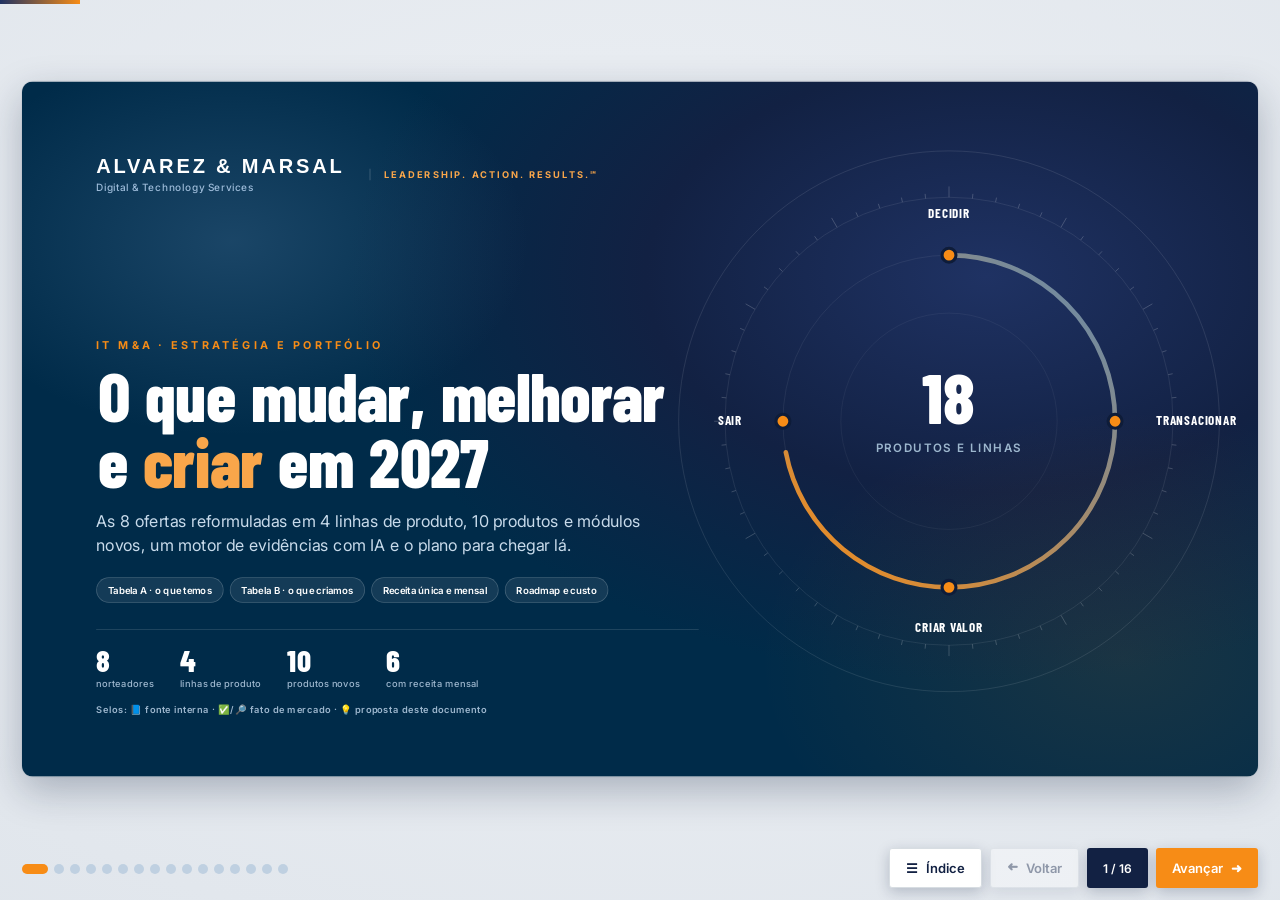
<file: apresentacoes/07-estrategia-2027.html>
<!doctype html>
<html lang="pt-BR">
<head>
<meta charset="utf-8">
<meta name="viewport" content="width=device-width, initial-scale=1">
<title>Estratégia e portfólio 2027 · IT M&amp;A</title>
<meta name="description" content="Norteadores, arquitetura de 4 linhas, Tabela A (o que temos e como fica), Tabela B (o que criamos), IA, receita, fatias de mercado, roadmap, custo e decisões.">
<link rel="preconnect" href="https://fonts.googleapis.com"><link rel="preconnect" href="https://fonts.gstatic.com" crossorigin>
<link href="https://fonts.googleapis.com/css2?family=Barlow+Condensed:wght@500;600;700;800&family=Inter:wght@400;500;600;700;800&display=swap" rel="stylesheet">
<!-- Gerado por scripts/apresentacoes.py a partir de apresentacoes/src/07-estrategia-2027.html. Edite a fonte, não este arquivo. -->
<style>
/* =====================================================================
   Motor de apresentações · A&M DTS · IT M&A
   Palco fixo de 1600×900, escalado para a janela. Padrão visual do deck
   de referência "TMG · Cultura em Movimento" (faixa A&M, banda de seção,
   corpo em painel, rodapé com fonte).
   ===================================================================== */
:root{
  --navy:#002B49;--navy2:#122143;--navy3:#1F3263;--slate:#33556D;--steel:#5E8AB4;--sky:#9DBBD9;
  --orange:#F78C16;--orange-d:#C96A05;--red:#BC0404;
  --ice:#DFE8F0;--ice2:#EEF3F8;--ink:#002B49;--ink2:#35516A;--muted:#6B7B8C;--line:#D6DEE6;--line2:#E8EDF2;--paper:#fff;
  /* dados (paleta validada: categórica 4 slots, rampa ordinal 5 passos) */
  --s1:#2F6EB5;--s2:#E07A10;--s3:#2A9D8F;--s4:#7A5BC7;
  --o1:#9DB9D8;--o2:#7099C4;--o3:#4D78A8;--o4:#2F5584;--o5:#1F3263;
  --hl:#E07A10;--mut:#B8C4CF;--grid:#E6ECF1;
  --ok:#2E7D4F;--warn:#C98A00;--crit:#BC0404;
  --fh:"Barlow Condensed","Arial Nova Cond","Arial Narrow",sans-serif;--fb:"Inter","Helvetica Neue",Arial,sans-serif;
  --ease:cubic-bezier(.2,.7,.2,1);
}
*{box-sizing:border-box;margin:0;padding:0}
html,body{height:100%;color:var(--ink);font-family:var(--fb);overflow:hidden;-webkit-font-smoothing:antialiased;
  background:radial-gradient(1400px 900px at 50% 40%,#EEF1F5 0%,#DCE2E9 100%)}
button{font:inherit;cursor:pointer;color:inherit}
a{color:var(--s1)}
#viewport{position:fixed;inset:0;overflow:hidden}
#stage{position:absolute;left:50%;top:50%;width:1600px;height:900px;transform:translate(-50%,-50%);transform-origin:center;background:#fff;
  border-radius:14px;box-shadow:0 18px 50px rgba(14,28,57,.28),0 0 0 1px rgba(14,28,57,.06);overflow:hidden}

/* ---------- slides ---------- */
.slide{position:absolute;inset:0;display:none;background-color:#F5F8FB;
  background-image:linear-gradient(#E9EFF4 1px,transparent 1px),linear-gradient(90deg,#E9EFF4 1px,transparent 1px);background-size:40px 40px}
.slide.active,.slide.measure{display:block}
.slide.measure{visibility:hidden}
.slide.entering{animation:sIn .55s var(--ease) both}
.slide.back.entering{animation-name:sInB}
@keyframes sIn{from{opacity:0;transform:translateX(34px)}to{opacity:1;transform:none}}
@keyframes sInB{from{opacity:0;transform:translateX(-34px)}to{opacity:1;transform:none}}
.slide.dark{background:radial-gradient(1100px 700px at 78% 28%,#1F3263 0%,#122143 40%,#002B49 75%);color:#fff}
.slide.dark::before{content:"";position:absolute;inset:-25%;pointer-events:none;
  background:radial-gradient(640px 420px at 28% 32%,rgba(94,138,180,.28),transparent 60%),radial-gradient(760px 520px at 76% 72%,rgba(247,140,22,.10),transparent 62%);
  animation:aurora 22s ease-in-out infinite alternate}
@keyframes aurora{0%{transform:translate(0,0) rotate(0)}100%{transform:translate(4%,3%) rotate(5deg)}}

/* ---------- entrada animada ---------- */
[data-a]{opacity:0}
.play [data-a]{animation:.75s var(--ease) both;animation-delay:calc(var(--d,0)*80ms + 120ms)}
.play [data-a=up]{animation-name:aUp}.play [data-a=fade]{animation-name:aF}.play [data-a=zoom]{animation-name:aZ}
.play [data-a=left]{animation-name:aL}.play [data-a=right]{animation-name:aR}.play [data-a=down]{animation-name:aDn}
.play [data-a=pop]{animation-name:aPop;animation-timing-function:cubic-bezier(.34,1.56,.64,1)}
.play [data-a=blur]{animation-name:aBl}
.play [data-a=grow]{animation-name:aG;transform-origin:left}
@keyframes aUp{from{opacity:0;transform:translateY(22px)}to{opacity:1;transform:none}}
@keyframes aF{from{opacity:0}to{opacity:1}}
@keyframes aZ{from{opacity:0;transform:scale(.9)}to{opacity:1;transform:none}}
@keyframes aL{from{opacity:0;transform:translateX(-26px)}to{opacity:1;transform:none}}
@keyframes aR{from{opacity:0;transform:translateX(26px)}to{opacity:1;transform:none}}
@keyframes aDn{from{opacity:0;transform:translateY(-22px)}to{opacity:1;transform:none}}
@keyframes aPop{from{opacity:0;transform:scale(.5)}to{opacity:1;transform:none}}
@keyframes aBl{from{opacity:0;filter:blur(12px);transform:scale(1.04)}to{opacity:1;filter:none;transform:none}}
@keyframes aG{from{opacity:1;transform:scaleX(0)}to{opacity:1;transform:none}}
.kw{display:inline-block;overflow:hidden;vertical-align:bottom;padding:0 .02em .1em;margin-bottom:-.1em}
.kw>span{display:inline-block;transform:translateY(108%)}
.play .kw>span{animation:kUp .7s var(--ease) both;animation-delay:calc(var(--k,0)*40ms + 140ms)}
@keyframes kUp{to{transform:none}}
.static [data-a]{opacity:1!important;animation:none!important}
.static .sr-band,.static .slide.entering,.static .am-a{animation:none!important;clip-path:none!important}
.static .kw>span{transform:none!important;animation:none!important}
@media (prefers-reduced-motion:reduce){[data-a]{opacity:1!important;animation:none!important}.kw>span{transform:none!important;animation:none!important}.slide.entering{animation:none}.slide.dark::before{animation:none}}

/* ---------- moldura A&M (gerada pelo motor) ---------- */
.sr-top{position:absolute;left:24px;right:24px;top:16px;height:80px;border-radius:14px;display:flex;align-items:center;gap:22px;padding:0 24px;color:#fff;z-index:3;overflow:hidden;
  background:linear-gradient(100deg,#0E1C39 0%,#122143 55%,#1F3263 100%)}
.sr-dec{position:absolute;top:3px;right:28px;font:10px/1 var(--fb);letter-spacing:5px;color:var(--orange);z-index:4}
.am-deco{position:absolute;right:0;top:0;height:100%;width:520px;pointer-events:none;opacity:.5}
.am-wm{display:flex;flex-direction:column;line-height:1.1;position:relative}
.am-a{font:600 20px Arial,var(--fb);font-variant:small-caps;letter-spacing:.05em;white-space:nowrap;
  background:linear-gradient(100deg,#fff 0%,#fff 42%,#9DBBD9 50%,#fff 58%,#fff 100%);background-size:260% 100%;-webkit-background-clip:text;background-clip:text;color:transparent;animation:shimmer 8s linear infinite}
@keyframes shimmer{0%{background-position:130% 0}100%{background-position:-130% 0}}
.am-s{font:500 11.5px var(--fb);color:#9DBBD9;letter-spacing:.04em;margin-top:3px;white-space:nowrap}
.am-div{width:1px;height:44px;background:rgba(255,255,255,.28)}
.am-title{display:flex;flex-direction:column;line-height:1.15;position:relative;min-width:0}
.am-title b{font:800 19px var(--fb);letter-spacing:.09em;text-transform:uppercase;color:#fff;white-space:nowrap;overflow:hidden;text-overflow:ellipsis}
.am-title span{font:400 13px var(--fb);color:#AFC2D6;margin-top:3px;white-space:nowrap}
.am-right{margin-left:auto;display:flex;align-items:center;gap:10px;font:500 13px var(--fb);color:#DDE6F0;position:relative;white-space:nowrap}
.am-dot{width:9px;height:9px;border-radius:50%;background:var(--orange);box-shadow:0 0 0 4px rgba(247,140,22,.18)}
.am-chip{font:800 11px var(--fb);background:rgba(255,255,255,.12);border:1px solid rgba(255,255,255,.22);border-radius:8px;padding:5px 9px;color:#fff}
.sr-band{position:absolute;left:24px;right:24px;top:106px;height:50px;border-radius:14px 14px 0 0;display:flex;align-items:center;gap:10px;padding:0 24px;
  font:700 24px var(--fh);color:#fff;letter-spacing:.03em;text-transform:uppercase;z-index:2;background-size:220% 100%;animation:bandShift 16s ease-in-out infinite}
.sr-band small{margin-left:auto;font:500 13px var(--fb);text-transform:none;letter-spacing:0;opacity:.92;white-space:nowrap}
.play .sr-band{animation:bandShift 16s ease-in-out infinite,maskIn .8s var(--ease) both}
@keyframes bandShift{0%,100%{background-position:0% 50%}50%{background-position:100% 50%}}
@keyframes maskIn{from{clip-path:inset(0 100% 0 0)}to{clip-path:inset(0 0 0 0)}}
.c-navy{background:linear-gradient(100deg,#122143,#1F3263 65%,#33556D)}
.c-blue{background:linear-gradient(100deg,#1F3263,#33556D 60%,#5E8AB4)}
.c-steel{background:linear-gradient(100deg,#33556D,#5E8AB4 75%,#8FAAC8)}
.c-green{background:linear-gradient(100deg,#23405A,#33556D 60%,#5E8AB4)}
.c-purple{background:linear-gradient(100deg,#0E1C39,#1F3263 60%,#33556D)}
.c-gold{background:linear-gradient(100deg,#C96A05,#F78C16 70%,#F9A64A)}
.c-red{background:linear-gradient(100deg,#122143,#33556D 55%,#C96A05 100%)}
.body{position:absolute;left:24px;right:24px;top:156px;bottom:40px;border:1px solid var(--line);border-top:0;border-radius:0 0 14px 14px;padding:18px 24px;background:rgba(255,255,255,.97);overflow:hidden;display:flex;flex-direction:column}
.body>*{flex-shrink:0}
.body.spread{justify-content:space-between}
.grow{flex:1 1 auto!important;min-height:0}
.body.dk{background:radial-gradient(900px 600px at 70% 20%,#1F3263 0%,#122143 55%,#0E1C39 100%);border-color:#1F3263;color:#DDEAF5}
.foot{position:absolute;left:32px;right:32px;bottom:11px;display:flex;gap:16px;font-size:11px;color:var(--muted)}
.foot b{color:var(--navy);letter-spacing:.06em;white-space:nowrap}
.foot .n{margin-left:auto;font-weight:700;color:var(--navy);white-space:nowrap}
.foot .s{white-space:nowrap;overflow:hidden;text-overflow:ellipsis;max-width:1180px}
.dark .foot{color:#9DB7CE}.dark .foot b,.dark .foot .n{color:#fff}

/* ---------- capa ---------- */
.cover .cv-deco{position:absolute;right:20px;top:60px;width:760px;height:760px}
.cover .cv{position:absolute;left:96px;top:96px;width:780px;bottom:80px;display:flex;flex-direction:column}
.cv-brand{display:flex;align-items:center;gap:14px}
.cv-brand .am-a{font-size:28px}
.cv-brand .am-s{font-size:13px}
.cv-eye{font:700 14px var(--fb);letter-spacing:.3em;text-transform:uppercase;color:var(--orange);margin-top:auto}
.cv-h{font:800 88px/.96 var(--fh);letter-spacing:-.01em;color:#fff;margin-top:14px}
.cv-h em{font-style:normal;color:#F9A64A}
.cv-lead{font:400 21px/1.45 var(--fb);color:#C8DBEB;margin-top:22px;max-width:760px}
.cv-pills{display:flex;flex-wrap:wrap;gap:8px;margin-top:26px}
.cv-pills span{font:600 12.5px var(--fb);padding:8px 14px;border-radius:99px;background:rgba(255,255,255,.08);border:1px solid rgba(255,255,255,.2);color:#fff}
.cv-meta{display:flex;gap:34px;margin-top:34px;padding-top:18px;border-top:1px solid rgba(255,255,255,.16)}
.cv-meta div{display:flex;flex-direction:column}
.cv-meta b{font:800 40px/1 var(--fh);color:#fff}
.cv-meta span{font:500 12px var(--fb);color:#9DB7CE;margin-top:4px;letter-spacing:.04em}
.cv-date{font:600 12px var(--fb);color:#9DB7CE;margin-top:18px;letter-spacing:.06em}

/* ---------- capítulo e transição ---------- */
#wipe{position:absolute;inset:0;z-index:90;pointer-events:none;overflow:hidden;visibility:hidden}
#wipe i{position:absolute;top:-5%;bottom:-5%;left:-10%;width:120%;transform:translateX(-110%) skewX(-12deg)}
#wipe i:nth-child(1){background:#F78C16}#wipe i:nth-child(2){background:#5E8AB4}#wipe i:nth-child(3){background:#002B49}
#chap{position:absolute;inset:0;z-index:85;display:none;color:#fff;overflow:hidden;cursor:pointer;
  background:radial-gradient(1200px 800px at 70% 30%,#1F3263 0%,#122143 40%,#0E1C39 85%)}
#chap.on{display:block}
#chap .n{position:absolute;right:90px;top:120px;font:800 419px/.8 var(--fh);color:rgba(255,255,255,.06);letter-spacing:-.04em}
#chap .ey{position:absolute;left:120px;top:330px;font:700 15px var(--fb);letter-spacing:.3em;color:var(--orange)}
#chap h1{position:absolute;left:112px;top:360px;font:800 120px/1 var(--fh);letter-spacing:-.01em;max-width:1300px}
#chap p{position:absolute;left:120px;top:500px;font:400 23px/1.4 var(--fb);color:#C8DBEB;max-width:960px}
#chap .ln{position:absolute;left:120px;top:600px;height:4px;width:0;background:linear-gradient(90deg,#F78C16,#5E8AB4)}
#chap .sk{position:absolute;right:40px;bottom:30px;font:600 11px var(--fb);color:#9DB7CE;letter-spacing:.1em}

/* ---------- interface ---------- */
#progress{position:fixed;top:0;left:0;height:4px;width:0;background:linear-gradient(90deg,#1F3263,#F78C16);z-index:50;transition:width .5s var(--ease)}
#controls{position:fixed;right:22px;bottom:12px;z-index:60;display:flex;gap:8px;align-items:center}
#controls button,#controls a,#controls .c{border:0;border-radius:3px;height:40px;padding:0 16px;font-weight:600;font-size:13px;display:inline-flex;align-items:center;gap:8px;
  box-shadow:0 4px 14px rgba(14,28,57,.22);text-decoration:none}
#controls .g{background:#fff;color:#122143;border:1px solid #D7DDE2}
#controls .p{background:#F78C16;color:#fff}
#controls .c{background:#122143;color:#fff;font:600 12px var(--fb)}
#controls button:disabled{opacity:.4;cursor:not-allowed}
#dots{position:fixed;left:22px;bottom:26px;z-index:60;display:flex;gap:6px;flex-wrap:wrap;max-width:60vw}
#dots button{width:10px;height:10px;border-radius:50%;border:0;background:#BFD0E1;padding:0}
#dots button.on{background:#F78C16;width:26px;border-radius:99px}
#tip{position:fixed;z-index:99;pointer-events:none;background:#fff;border:1px solid var(--line);box-shadow:0 10px 30px rgba(0,20,40,.25);border-radius:4px;padding:9px 12px;
  font:13px/1.4 var(--fb);max-width:340px;opacity:0;transition:opacity .12s;color:var(--ink2)}
#tip.on{opacity:1}#tip b{display:block;font-size:14px;color:var(--navy)}#tip span{display:block;color:var(--muted);font-size:12px;margin-top:2px}
@media (max-width:760px){#dots{display:none}#controls{right:8px;bottom:8px}#controls .lb{display:none}#controls button,#controls a,#controls .c{height:36px;padding:0 12px}}

/* =====================================================================
   COMPONENTES DE CONTEÚDO
   ===================================================================== */
.row{display:flex;gap:16px}
.col{display:flex;flex-direction:column;gap:12px}
.grid{display:grid;gap:14px}
.g2{display:grid;gap:16px;grid-template-columns:repeat(2,minmax(0,1fr))}
.g3{display:grid;gap:14px;grid-template-columns:repeat(3,minmax(0,1fr))}
.g4{display:grid;gap:14px;grid-template-columns:repeat(4,minmax(0,1fr))}
.g5{display:grid;gap:12px;grid-template-columns:repeat(5,minmax(0,1fr))}
.g6{display:grid;gap:10px;grid-template-columns:repeat(6,minmax(0,1fr))}
.f1{flex:1;min-width:0}
.mt4{margin-top:4px}.mt8{margin-top:8px}.mt12{margin-top:12px}.mt16{margin-top:16px}.mt20{margin-top:20px}

/* tipografia */
.stmt{font:700 29px/1.15 var(--fh);color:var(--navy);letter-spacing:.005em}
.stmt em{font-style:normal;color:var(--orange)}
.stmt.sm{font-size:26px}.stmt.lg{font-size:36px}
.dk .stmt{color:#fff}.dk .stmt em{color:#F9A64A}
.lead{font:500 15px/1.5 var(--fb);color:var(--ink2)}
.lead b{color:var(--navy)}
.eye{font:700 11px var(--fb);letter-spacing:.14em;text-transform:uppercase;color:var(--steel);margin-bottom:6px}
.ttl{font:800 16px var(--fh);letter-spacing:.04em;text-transform:uppercase;color:var(--navy)}
.ttl small{font:500 12px var(--fb);text-transform:none;letter-spacing:0;color:var(--muted);margin-left:8px}
.small{font-size:11.5px;color:var(--muted);line-height:1.4}
.src{font-size:11px;color:var(--muted);line-height:1.35}
.big{font:800 64px/.95 var(--fh);color:var(--navy)}
.big small{font:600 18px var(--fb);color:var(--muted);margin-left:6px}
.dk .lead,.dk .small,.dk .src{color:#B8CDE0}

/* cartões */
.card{background:#fff;border:1px solid var(--line);border-radius:10px;padding:14px 16px;position:relative}
.card.soft{background:var(--ice2);border-color:var(--line2)}
.card.nv{background:linear-gradient(140deg,#122143,#1F3263);border-color:#1F3263;color:#fff}
.card.ac{border-left:4px solid var(--orange)}
.card.bl{border-left:4px solid var(--s1)}
.card.gr{border-left:4px solid var(--s3)}
.card.rd{border-left:4px solid var(--crit)}
.card h3{font:700 23px/1.1 var(--fh);color:var(--navy);margin-bottom:6px}
.card h4{font:700 14.5px/1.3 var(--fb);color:var(--navy);margin-bottom:4px}
.card p,.card li{font-size:13.5px;line-height:1.48;color:var(--ink2)}
.card ul,.card ol{padding-left:17px}.card li+li{margin-top:3px}
.card b{color:var(--navy)}
.card.nv h3,.card.nv h4,.card.nv b{color:#fff}.card.nv p,.card.nv li{color:#C8DBEB}
.dk .card{background:rgba(255,255,255,.07);border-color:rgba(255,255,255,.18)}
.dk .card h3,.dk .card h4,.dk .card b{color:#fff}.dk .card p,.dk .card li{color:#C8DBEB}
.num-badge{display:inline-grid;place-items:center;min-width:30px;height:30px;padding:0 8px;border-radius:8px;background:var(--navy2);color:#fff;font:800 16px var(--fh)}
.num-badge.or{background:var(--orange)}

/* KPI */
.kpis{display:grid;gap:12px;grid-template-columns:repeat(var(--n,4),minmax(0,1fr))}
.kpi{background:#fff;border:1.5px solid #D5DEE7;border-radius:10px;padding:12px 16px;position:relative;overflow:hidden}
.kpi::before{content:"";position:absolute;left:0;top:0;bottom:0;width:4px;background:var(--kc,var(--s1))}
.kpi .l{font:600 13px/1.3 var(--fb);color:var(--ink2)}
.kpi .v{font:800 50px/1 var(--fh);color:var(--navy);margin-top:6px;letter-spacing:-.01em}
.kpi .v small{font:600 15px var(--fb);color:var(--muted);margin-left:4px}
.kpi .d{font:500 12px/1.35 var(--fb);color:var(--muted);margin-top:4px}
.kpi.hl{background:linear-gradient(140deg,#122143,#1F3263);border-color:#1F3263}
.kpi.hl .l{color:#B8CDE0}.kpi.hl .v{color:#fff}.kpi.hl .d{color:#9DB7CE}

/* tabela */
.tbl{width:100%;border-collapse:collapse;font-size:13px}
.tbl th{font:700 10.5px var(--fb);letter-spacing:.08em;text-transform:uppercase;background:var(--navy2);color:#fff;text-align:left;padding:8px 10px;vertical-align:bottom}
.tbl th:first-child{border-radius:6px 0 0 0}.tbl th:last-child{border-radius:0 6px 0 0}
.tbl td{padding:8px 10px;border-bottom:1px solid var(--line2);color:var(--ink2);vertical-align:top;line-height:1.36}
.tbl td b{color:var(--navy)}
.tbl tr:nth-child(even) td{background:#FAFBFD}
.tbl td.num,.tbl th.num{text-align:right;font-variant-numeric:tabular-nums;white-space:nowrap}
.tbl td.c,.tbl th.c{text-align:center}
.tbl tr.hl td{background:#FEF4E8}
.tbl tr.strike td.nm{text-decoration:line-through;color:var(--muted)}
.tbl.sm{font-size:11.5px}.tbl.sm td{padding:5px 8px}.tbl.sm th{padding:6px 8px;font-size:10px}
.tbl.xs{font-size:10.8px}.tbl.xs td{padding:4px 7px;line-height:1.3}.tbl.xs th{padding:5px 7px;font-size:9.5px}

/* faixa Fato → Dado → Insight → Implicação */
.fdii{display:grid;grid-template-columns:repeat(4,1fr);border:1px solid var(--line);border-radius:8px;overflow:hidden;background:#fff}
.fdii>div{padding:12px 18px;position:relative;font-size:13px;line-height:1.42;color:var(--ink2);background:#fff}
.fdii>div+div{border-left:1px solid var(--line)}
.fdii>div::after{content:"";position:absolute;right:-8px;top:50%;width:14px;height:14px;background:inherit;border-top:1px solid var(--line);border-right:1px solid var(--line);transform:translateY(-50%) rotate(45deg);z-index:2}
.fdii>div:last-child::after{display:none}
.fdii .k{display:block;font:700 10.5px var(--fb);letter-spacing:.14em;text-transform:uppercase;margin-bottom:3px}
.fdii .f .k{color:var(--navy)}.fdii .d .k{color:var(--s1)}.fdii .i .k{color:var(--orange-d)}.fdii .m .k{color:var(--slate)}
.fdii .m{background:var(--ice2)}
.fdii b{color:var(--navy)}

/* rótulos */
.pill{display:inline-block;font:600 11.5px/1 var(--fb);padding:6px 10px;border-radius:99px;background:var(--ice);color:var(--navy);white-space:nowrap}
.pill.or{background:#FEF1E2;color:#8A4A05}.pill.nv{background:var(--navy2);color:#fff}.pill.gr{background:#E2F2EF;color:#1D6B61}
.tagx{display:inline-block;font:700 10px var(--fb);letter-spacing:.1em;text-transform:uppercase;padding:4px 7px;border-radius:3px;color:#fff;background:var(--steel);white-space:nowrap}
.tagx.or{background:var(--orange-d)}.tagx.nv{background:var(--navy2)}.tagx.gr{background:#1D6B61}.tagx.rd{background:var(--crit)}.tagx.mu{background:#8A99A8}
.dec{display:inline-block;font:700 10.5px var(--fb);letter-spacing:.06em;text-transform:uppercase;padding:4px 8px;border-radius:4px;white-space:nowrap}
.dec.evo{background:#E3EDF8;color:#1F4E86}.dec.ref{background:#FEF1E2;color:#8A4A05}.dec.new{background:#E2F2EF;color:#1D6B61}.dec.fun{background:#ECE7F7;color:#4E3A8E}.dec.keep{background:#EEF1F4;color:#46586A}
.seal{display:inline-block;font-size:12px;line-height:1;vertical-align:baseline}
.legend-seals{display:flex;gap:14px;flex-wrap:wrap;font-size:11px;color:var(--muted)}
.chip{display:inline-flex;align-items:center;gap:8px;border-radius:99px;padding:6px 13px;font:700 12px var(--fb);background:var(--ice2);color:var(--navy)}
.chip b{font:800 18px var(--fh)}

/* listas de insight */
.ins{list-style:none}
.ins li{position:relative;padding-left:18px;font-size:13.5px;line-height:1.45;color:var(--ink2)}
.ins li::before{content:"";position:absolute;left:2px;top:7px;width:7px;height:7px;border-radius:2px;background:var(--orange);transform:rotate(45deg)}
.ins li+li{margin-top:6px}.ins li b{color:var(--navy)}
.dk .ins li{color:#C8DBEB}.dk .ins li b{color:#fff}

/* destaque */
.callout{border-left:4px solid var(--orange);background:#FFF8F0;padding:11px 16px;border-radius:0 8px 8px 0;font-size:13.5px;line-height:1.45;color:var(--ink2)}
.callout b{color:var(--navy)}
.callout.bl{border-color:var(--s1);background:#F1F6FC}
.quote{border-left:3px solid var(--sky);padding:4px 0 4px 14px;font:italic 500 14px/1.5 var(--fb);color:var(--ink2)}

/* passos (fluxo horizontal em chevrons) */
.steps{display:flex;gap:0}
.steps>div{flex:1;min-width:0;position:relative;background:var(--ice2);padding:14px 18px 14px 28px;clip-path:polygon(0 0,calc(100% - 16px) 0,100% 50%,calc(100% - 16px) 100%,0 100%,16px 50%);margin-right:-10px}
.steps>div:first-child{clip-path:polygon(0 0,calc(100% - 16px) 0,100% 50%,calc(100% - 16px) 100%,0 100%);padding-left:16px;border-radius:8px 0 0 8px}
.steps>div:nth-child(even){background:#E3ECF5}
.steps>div.on{background:var(--navy2);color:#fff}
.steps>div:last-child{margin-right:0}
.steps b{display:block;font:700 17px/1.15 var(--fh);color:var(--navy);text-transform:uppercase;letter-spacing:.02em}
.steps span{display:block;font-size:12.5px;line-height:1.38;color:var(--ink2);margin-top:3px}
.steps>div.on b{color:#fff}.steps>div.on span{color:#C8DBEB}

/* barra de nível 1–5 */
.lv{position:relative;height:12px;border-radius:99px;background:#E6ECF1}
.lv .fl{position:absolute;left:0;top:0;bottom:0;border-radius:99px;background:var(--o4);transition:width 1.1s var(--ease)}
.lv .mk{position:absolute;top:-5px;width:3px;height:22px;border-radius:2px;background:var(--orange)}

/* abas e seletores */
.tabs{display:flex;gap:8px;flex-wrap:wrap}
.tabs button{border:1px solid var(--line);background:#fff;border-radius:6px;padding:8px 14px;font:700 15px var(--fh);color:var(--navy);text-align:left;letter-spacing:.02em}
.tabs button small{display:block;font:500 11px var(--fb);color:var(--muted);letter-spacing:0}
.tabs button.on{background:var(--navy2);color:#fff;border-color:var(--navy2)}.tabs button.on small{color:#9DB7CE}
.pane{display:none}.pane.on{display:block;animation:aF .35s both}
.seg{display:inline-flex;border:1px solid var(--line);border-radius:99px;overflow:hidden;background:#fff}
.seg button{border:0;background:none;padding:8px 15px;font:600 12px var(--fb);color:var(--ink2)}
.seg button.on{background:var(--navy2);color:#fff}

/* cartões clicáveis e virar */
.clk{cursor:pointer;transition:transform .18s,box-shadow .18s,border-color .18s}
.clk:hover{transform:translateY(-2px);box-shadow:0 10px 26px rgba(0,43,73,.14)}
.clk.sel{border-color:var(--s1);box-shadow:0 0 0 3px rgba(47,110,181,.22)}
.hint{display:inline-flex;align-items:center;gap:6px;font:700 11px var(--fb);letter-spacing:.08em;text-transform:uppercase;color:#B35F00;background:#FEF1E2;border:1px dashed #F5B570;padding:4px 10px;border-radius:99px}
.hint::before{content:"👆"}
.flip{perspective:1000px;cursor:pointer}
.flip .in{position:relative;width:100%;height:100%;transition:transform .6s var(--ease);transform-style:preserve-3d}
.flip.on .in{transform:rotateY(180deg)}
.flip .fr,.flip .bk{position:absolute;inset:0;backface-visibility:hidden;-webkit-backface-visibility:hidden;border-radius:10px;overflow:hidden}
.flip .bk{transform:rotateY(180deg)}

/* matriz 2×2 */
.m22{display:grid;grid-template-columns:repeat(2,1fr);grid-template-rows:repeat(2,1fr);gap:8px;height:100%}
.m22>div{border-radius:10px;padding:12px 14px;background:var(--ice2);border:1px solid var(--line2)}
.m22>div.star{background:#FFF4E6;border-color:#F5C48A}

/* =====================================================================
   GRÁFICOS (SVG gerado pelo motor a partir de JSON)
   ===================================================================== */
.ch{position:relative;width:100%}
.ch svg{display:block;overflow:visible}
.ch svg text{font-family:var(--fb)}
.ch .ax{stroke:var(--grid);stroke-width:1}
.ch .axt{fill:var(--muted);font-size:11px}
.ch .lab{fill:var(--ink2);font-size:12.5px;font-weight:500}
.ch .labb{fill:var(--navy);font-size:12.5px;font-weight:700}
.ch .val{fill:var(--navy);font-size:12px;font-weight:700}
.ch .hit{fill:transparent;cursor:default}
.ch .mk:hover,.ch [data-tv]:hover{filter:brightness(1.08)}
.ch-legend{display:flex;gap:14px;flex-wrap:wrap;font:500 12.5px var(--fb);color:var(--ink2);margin-bottom:6px}
.ch-legend i{display:inline-block;width:12px;height:12px;border-radius:3px;margin-right:6px;vertical-align:-1px}
.ch-legend i.dot{border-radius:50%}
.ch-legend i.line{height:3px;border-radius:2px;vertical-align:3px}
.ch-title{font:700 13px var(--fb);color:var(--navy);margin-bottom:4px}
.ch-note{font-size:11px;color:var(--muted);margin-top:4px}
.dk .ch .lab,.dk .ch .axt{fill:#B8CDE0}.dk .ch .labb,.dk .ch .val{fill:#fff}.dk .ch .ax{stroke:rgba(255,255,255,.15)}
.dk .ch-legend{color:#C8DBEB}

/* =====================================================================
   IMPRESSÃO: um slide por página, sem animação
   ===================================================================== */
@media print{
  html,body{overflow:visible;background:#fff}
  #controls,#progress,#dots,#tip,#wipe,#chap{display:none!important}
  #viewport{position:static}
  #stage{position:relative;left:auto!important;top:auto!important;transform:none!important;height:auto;box-shadow:none;border-radius:0}
  .slide{position:relative;display:block!important;height:900px;break-after:page}
  [data-a]{opacity:1!important;animation:none!important}
  .kw>span{transform:none!important}
  .pane{display:block!important}
  @page{size:1600px 900px;margin:0}
}

/* painéis de detalhe acionados por [data-show] */
.det{display:none}.det.on{display:block;animation:aF .35s both}
.card .small,.card p.small{font-size:11.5px;line-height:1.4;color:var(--muted)}
.card.nv .small{color:#9DB7CE}

/* identidade A&M: marca em chevrons e assinatura */
.am-mark{width:40px;height:40px;flex:none;position:relative}
.sr-top .am-mark{width:34px;height:34px;margin-right:-10px}
.cv-brand .am-mark{width:48px;height:48px}
.am-slogan{margin-left:18px;padding-left:18px;border-left:1px solid rgba(255,255,255,.25);font:700 12px var(--fb);letter-spacing:.22em;text-transform:uppercase;color:#F9A64A;white-space:nowrap}

/* ---------- logotipo (lockup tipográfico) ---------- */
.am-logo{display:flex;flex-direction:column;line-height:1;position:relative;flex:none}
.am-logo .w{font:900 19px/1 Arial,"Helvetica Neue",sans-serif;letter-spacing:.14em;text-transform:uppercase;color:#fff;white-space:nowrap}
.am-logo .s{font:500 11px var(--fb);letter-spacing:.06em;color:#9DBBD9;margin-top:5px;white-space:nowrap}
.cv-brand .am-logo .w{font-size:26px}
.cv-brand .am-logo .s{font-size:13px;margin-top:7px}
.am-logo.dark .w{color:var(--navy)}.am-logo.dark .s{color:var(--muted)}
.ico{fill:none;stroke:currentColor;stroke-width:1.9;stroke-linecap:round;stroke-linejoin:round;width:1em;height:1em;display:inline-block;vertical-align:-.15em}
.icb{display:inline-grid;place-items:center;width:44px;height:44px;border-radius:12px;background:var(--ice);color:var(--navy);font-size:24px;flex:none}
.icb.or{background:#FEF1E2;color:var(--orange-d)}.icb.nv{background:var(--navy2);color:#fff}.icb.wh{background:rgba(255,255,255,.12);color:#fff}
.icb.lg{width:56px;height:56px;border-radius:14px;font-size:30px}
[data-go]{cursor:pointer}

/* =====================================================================
   ESTILO "AM": slide branco, título grande em marinho, régua com pontos,
   rodapé com "Digital & Technology Services" e o símbolo A&M
   ===================================================================== */
.estilo-am .slide{background:#fff}
.estilo-am .slide.dark{background:radial-gradient(1100px 700px at 78% 28%,#1F3263 0%,#122143 40%,#002B49 75%)}
.estilo-am .am-top{position:absolute;left:64px;right:64px;top:34px;display:flex;align-items:flex-end;justify-content:space-between;gap:24px;z-index:2}
.estilo-am .am-top h1{font:800 54px/1 var(--fh);color:var(--navy);text-transform:uppercase;letter-spacing:-.005em;max-width:1180px;white-space:nowrap}
.estilo-am .am-sub{font:500 15px var(--fb);color:var(--ink2);margin-top:6px}
.estilo-am .am-side{display:flex;flex-direction:column;align-items:flex-end;gap:7px;padding-bottom:4px}
.estilo-am .am-mod{font:700 11.5px var(--fb);letter-spacing:.16em;text-transform:uppercase;color:var(--steel);white-space:nowrap}
.estilo-am .am-chip{font:800 11px var(--fb);background:var(--ice2);border:1px solid var(--line);border-radius:8px;padding:5px 9px;color:var(--navy)}
.estilo-am .am-rule{position:absolute;left:64px;right:64px;top:124px;height:2px;background:var(--navy)}
.estilo-am .am-rule::before,.estilo-am .am-rule::after{content:"";position:absolute;top:-4px;width:10px;height:10px;border-radius:50%;background:var(--navy)}
.estilo-am .am-rule::before{left:-2px}.estilo-am .am-rule::after{right:-2px}
.estilo-am .body{left:64px;right:64px;top:146px;bottom:84px;border:0;border-radius:0;padding:6px 0 0;background:transparent}
.estilo-am .am-foot{position:absolute;left:64px;right:64px;bottom:14px;height:62px;border-top:1.5px solid var(--navy);display:flex;align-items:center;gap:18px}
.estilo-am .am-foot::after{content:"";position:absolute;right:-2px;top:-6px;width:10px;height:10px;border-radius:50%;background:var(--navy)}
.estilo-am .am-foot .s{font-size:11px;color:var(--muted);flex:1;white-space:nowrap;overflow:hidden;text-overflow:ellipsis;min-width:0}
.estilo-am .am-foot .dts{font:600 13px var(--fb);letter-spacing:.14em;text-transform:uppercase;color:var(--ink2);white-space:nowrap}
.estilo-am .am-foot .am-symbol{width:57px;height:50px;flex:none}
.estilo-am .am-foot .n{font:700 11px var(--fb);color:var(--navy);white-space:nowrap}
.estilo-am .card{background:#F4F6F8;border-color:#E3E7EC}
.estilo-am .card.soft{background:#EEF2F6}
.estilo-am .card.nv{background:linear-gradient(140deg,#122143,#1F3263);border-color:#1F3263}
.estilo-am .kpi{background:#F4F6F8;border-color:#E3E7EC}
.estilo-am .kpi.hl{background:linear-gradient(140deg,#122143,#1F3263);border-color:#1F3263}
.estilo-am .fdii,.estilo-am .fdii>div{background:#F4F6F8}.estilo-am .fdii .m{background:#E6ECF3}
.estilo-am .tbl th{background:var(--navy)}
.estilo-am .tbl tr:nth-child(even) td{background:#F7F8FA}
.estilo-am .cv-brand{align-items:center;gap:16px}
.estilo-am .cv-symbol{width:77px;height:68px}
.estilo-am .cv-symbol .am-ink{fill:#fff}
.static .am-top h1 .kw>span{transform:none!important;animation:none!important}

</style>
<style data-deck>
.arch{display:grid;grid-template-columns:repeat(4,1fr);gap:12px}
.arch .ln{border-radius:12px;background:var(--ice2);border:1px solid var(--line2);padding:12px 14px;display:flex;flex-direction:column;gap:8px}
.arch .ln h4{font:800 18px var(--fh);letter-spacing:.04em;text-transform:uppercase;color:var(--navy)}
.arch .ln h4 small{display:block;font:600 11.5px var(--fb);letter-spacing:0;text-transform:none;color:var(--muted)}
.arch .pr{background:#fff;border:1px solid var(--line);border-radius:8px;padding:8px 11px;font:600 13px/1.3 var(--fb);color:var(--navy)}
.arch .pr small{display:block;font:500 11.5px var(--fb);color:var(--muted);margin-top:2px}
.arch .pr.nw{border-left:4px solid var(--s2)}
.arch .pr.ev{border-left:4px solid var(--s1)}
.engine{margin-top:12px;border-radius:12px;padding:12px 18px;background:linear-gradient(100deg,#122143,#1F3263 60%,#33556D);color:#fff;display:flex;align-items:center;gap:18px}
.engine b{font:800 20px var(--fh);letter-spacing:.04em;text-transform:uppercase}
.engine span{font-size:13px;color:#C8DBEB}
.lst{display:flex;flex-direction:column;gap:6px;justify-content:space-between}
.lst .card{padding:11px 14px;display:flex;align-items:center;gap:12px}
.lst .card b{font:700 13.5px var(--fb)}
.lst .card small{display:block;font:500 11.5px var(--fb);color:var(--muted)}
.det .tbl td:first-child{width:190px;font-weight:700;color:var(--navy)}
.det .tbl td{padding:10px 12px;font-size:13.5px}
.nn{display:grid;grid-template-columns:repeat(4,1fr);gap:12px}
.nn .card{display:flex;flex-direction:column;gap:6px}
.nn .card .k{font:800 30px/1 var(--fh);color:var(--s2)}
</style>
</head>
<body>
<div id="progress"></div>
<div id="viewport"><div id="stage">
<section class="slide dark cover" data-t="Capa" data-nofoot>
  <div class="cv-deco"></div>
  <div class="cv">
    <div class="cv-brand" data-a="fade"></div>
    <div class="cv-eye" data-a="up" style="--d:1">IT M&amp;A · Estratégia e portfólio</div>
    <h1 class="cv-h kin">O que mudar, melhorar e <em>criar</em> em 2027</h1>
    <p class="cv-lead" data-a="up" style="--d:4">As 8 ofertas reformuladas em 4 linhas de produto, 10 produtos e módulos novos, um motor de evidências com IA e o plano para chegar lá.</p>
    <div class="cv-pills" data-a="up" style="--d:5"><span>Tabela A · o que temos</span><span>Tabela B · o que criamos</span><span>Receita única e mensal</span><span>Roadmap e custo</span></div>
    <div class="cv-meta" data-a="up" style="--d:6">
      <div><b data-count="8">8</b><span>norteadores</span></div>
      <div><b data-count="4">4</b><span>linhas de produto</span></div>
      <div><b data-count="10">10</b><span>produtos novos</span></div>
      <div><b data-count="6">6</b><span>com receita mensal</span></div>
    </div>
    <div class="cv-date" data-a="fade" style="--d:8">Selos: 📘 fonte interna · ✅/🔎 fato de mercado · 💡 proposta deste documento</div>
  </div>
</section>

<section class="slide" data-p="1 · Diagnóstico" data-t="Diagnóstico em cinco frases" data-band="Diagnóstico · por que 2027 precisa ser diferente" data-c="c-navy" data-bs="Cinco frases, cada uma com sua evidência" data-src="Fonte: docs/07-estrategia-e-inovacao.md, seção 1; readiness em docs/04; mercado em docs/09; método em docs/10.">
  <div class="body spread">
    <div class="stmt kin">O portfólio é completo, o método é raro, mas <em>o produto é fraco</em> num mercado que já <em>virou plataforma</em>.</div>
    <div class="col" style="gap:10px">
      <div class="card bl" data-a="left" style="--d:2;display:grid;grid-template-columns:44px 1fr 380px;gap:14px;align-items:center"><span class="num-badge">1</span><p><b>O portfólio é completo, mas o produto é fraco.</b> A DTS cobre as 6 fases do deal, mas só a DD tem prazo definido e só a variante VC tem preço 📘.</p><p class="small">Playbook, Vendor DD e Value Creation sem cases e com readiness de 2,3 a 2,7 📘</p></div>
      <div class="card bl" data-a="left" style="--d:3;display:grid;grid-template-columns:44px 1fr 380px;gap:14px;align-items:center"><span class="num-badge">2</span><p><b>A área perdeu espaço porque o foco foi para o TMO</b> (leitura do usuário). O front-end do M&amp;A ficou sem investimento enquanto o mercado se industrializava.</p><p class="small">Diligência, venda e valor ficaram para trás</p></div>
      <div class="card bl" data-a="left" style="--d:4;display:grid;grid-template-columns:44px 1fr 380px;gap:14px;align-items:center"><span class="num-badge">3</span><p><b>O mercado industrializou o M&amp;A com IA em 2025–2026</b> e dividiu a tecnologia em módulos (AI, Cyber, Software &amp; Code, Data), buscando receita recorrente 🔎.</p><p class="small">Deloitte M&amp;A Platform, PwC + Palantir, EY OneEdge, McKinsey myIMO, KPMG com Anthropic ✅</p></div>
      <div class="card ac" data-a="left" style="--d:5;display:grid;grid-template-columns:44px 1fr 380px;gap:14px;align-items:center"><span class="num-badge or">4</span><p><b>A DTS tem um ativo escondido: um método de diligência de rigor raro.</b> Separa “não recebido” de “não existe”, dá nota por âncoras e rastreia TAG → evidência → número 📘.</p><p class="small">Mas as peças não se integram e falta o módulo de IA no alvo (docs/10)</p></div>
      <div class="card ac" data-a="left" style="--d:6;display:grid;grid-template-columns:44px 1fr 380px;gap:14px;align-items:center"><span class="num-badge or">5</span><p><b>No Brasil a janela está aberta.</b> Fundos fazem 50% dos deals ✅ e a recuperação judicial bateu recorde ✅.</p><p class="small">As páginas locais das Big Four não mostram ferramentas de IA para M&amp;A 🔎</p></div>
    </div>
    <div class="callout" data-a="fade" style="--d:7"><b>Leitura:</b> quem industrializar primeiro no Brasil define o padrão. A DTS tem método e execução; falta transformar isso em produto.</div>
  </div>
</section>

<section class="slide" data-p="1 · Diagnóstico" data-t="Norteadores 2027" data-band="Norteadores · oito princípios para todas as decisões" data-c="c-blue" data-bs="Clique em um norteador para ver a prática" data-src="Fonte: docs/07-estrategia-e-inovacao.md, seção 2. Norteadores são proposta 💡; referências de mercado 🔎✅ em docs/09.">
  <div class="body spread">
    <div class="stmt sm kin">Oito norteadores: <em>de serviço a produto</em>, um fio de ouro do deal e <em>o TMO como vantagem</em>.</div>
    <div class="nn">
      <div class="card clk sel" data-show="n1" data-a="up" style="--d:2"><span class="k">N1</span><h4>De serviço a produto</h4><p class="small">Kit por oferta: módulos, prazo, preço e KPIs</p></div>
      <div class="card clk" data-show="n2" data-a="up" style="--d:3"><span class="k">N2</span><h4>Um fio de ouro do deal</h4><p class="small">Uma taxonomia e um grafo da triagem ao exit</p></div>
      <div class="card clk" data-show="n3" data-a="up" style="--d:4"><span class="k">N3</span><h4>IA em dois sentidos</h4><p class="small">IA para fazer e IA como objeto de avaliação</p></div>
      <div class="card clk" data-show="n4" data-a="up" style="--d:5"><span class="k">N4</span><h4>Do evento à recorrência</h4><p class="small">Cada oferta pontual ganha uma cauda mensal</p></div>
      <div class="card clk" data-show="n5" data-a="up" style="--d:6"><span class="k">N5</span><h4>Jogar com o time global</h4><p class="small">Plugar ativos da A&amp;M global</p></div>
      <div class="card clk" data-show="n6" data-a="up" style="--d:7"><span class="k">N6</span><h4>O TMO vira vantagem</h4><p class="small">Da diligência à execução, com o mesmo time</p></div>
      <div class="card clk" data-show="n7" data-a="up" style="--d:8"><span class="k">N7</span><h4>Evidência acima de narrativa</h4><p class="small">Todo número com lastro, toda conclusão com fonte</p></div>
      <div class="card clk" data-show="n8" data-a="up" style="--d:9"><span class="k">N8</span><h4>Medir para vender</h4><p class="small">Benchmarks proprietários brasileiros</p></div>
    </div>
    <div class="card nv mt12" data-a="fade" style="--d:10;padding:20px 24px">
      <div class="det on" id="n1" data-grp="nn"><div class="eye" style="color:#F9A64A">N1 · De serviço a produto</div><p style="font-size:17px;line-height:1.5">Toda oferta ganha um “kit”: módulos, prazo, entregáveis-padrão, preço de referência e KPIs. <b>Produtizar os 80% repetíveis e customizar os 20% que fazem diferença.</b></p></div>
      <div class="det" id="n2" data-grp="nn"><div class="eye" style="color:#F9A64A">N2 · Um fio de ouro do deal</div><p style="font-size:17px;line-height:1.5">Uma taxonomia (as 8 dimensões A&amp;M) e um grafo de evidências que acompanham o cliente da triagem ao exit. <b>Cada finding vira item do Day 1, que vira backlog do IMO, que vira KPI de valor, que vira linha do data room do exit.</b></p></div>
      <div class="det" id="n3" data-grp="nn"><div class="eye" style="color:#F9A64A">N3 · IA em dois sentidos</div><p style="font-size:17px;line-height:1.5">IA para <b>fazer</b> (acelerar a esteira com citação e revisão humana) e IA como <b>objeto</b> (avaliar a IA da empresa-alvo e o risco de disrupção por IA).</p></div>
      <div class="det" id="n4" data-grp="nn"><div class="eye" style="color:#F9A64A">N4 · Do evento à recorrência</div><p style="font-size:17px;line-height:1.5">Cada oferta pontual ganha uma “cauda” mensal: <b>monitoramento, controle de TSA, prontidão para venda, CIO fracionado, escritório de valor.</b></p></div>
      <div class="det" id="n5" data-grp="nn"><div class="eye" style="color:#F9A64A">N5 · Jogar com o time global</div><p style="font-size:17px;line-height:1.5">Plugar A&amp;M Assist / DiligenceGPT, Global Cyber Risk, PEPI, AI-ZBO, Restructuring e Interim Leadership 🔎✅. <b>A DTS entra com método local, execução, português, LGPD e dados brasileiros.</b></p></div>
      <div class="det" id="n6" data-grp="nn"><div class="eye" style="color:#F9A64A">N6 · O TMO vira vantagem, não concorrente</div><p style="font-size:17px;line-height:1.5">A execução hands-on que o TMO desenvolveu é o diferencial contra plataformas: <b>“da diligência à execução, com o mesmo time”.</b> Clientes de TMO são canal natural para separação, TSA e valor.</p></div>
      <div class="det" id="n7" data-grp="nn"><div class="eye" style="color:#F9A64A">N7 · Evidência acima de narrativa</div><p style="font-size:17px;line-height:1.5">Vender auditabilidade: todo número com lastro (N1/N2/N3), toda conclusão com fonte. <b>Isso reduz exclusões em seguro R&amp;W e aumenta a confiança do comitê.</b></p></div>
      <div class="det" id="n8" data-grp="nn"><div class="eye" style="color:#F9A64A">N8 · Medir para vender</div><p style="font-size:17px;line-height:1.5">Publicar benchmarks proprietários brasileiros (razão de TI, custo total real, maturidade, cyber), no modelo dos relatórios da Kroll e do TechIndicators da Crosslake 🔎. <b>É geração de demanda e barreira de entrada.</b></p></div>
    </div>
  </div>
</section>

<section class="slide" data-p="1 · Diagnóstico" data-t="Arquitetura do portfólio" data-band="Arquitetura · quatro linhas, transversais e um motor" data-c="c-purple" data-bs="Nomes descritivos, no vocabulário do mercado" data-src="Fonte: docs/07-estrategia-e-inovacao.md, seção 3 (arquitetura e disciplina de nomes). Proposta 💡.">
  <div class="body spread">
    <div class="row" style="justify-content:space-between;align-items:flex-end">
      <div class="stmt sm kin">Quatro linhas seguem o ciclo do deal. <em>O exit de um fundo é o pré-deal do próximo.</em></div>
      <div class="ch-legend" style="margin:0"><span><i style="background:var(--s1)"></i>Oferta atual evoluída</span><span><i style="background:var(--s2)"></i>Produto ou módulo novo</span></div>
    </div>
    <div class="arch" style="align-items:start">
      <div class="ln" data-a="up" style="--d:2"><h4>1 · Decidir<small>pré-deal</small></h4>
        <div class="pr nw">Tech Deal Screening<small>triagem em 5–10 dias</small></div>
        <div class="pr ev">Technology Due Diligence<small>IT · Cyber &amp; Privacy · Software &amp; Code · Data &amp; AI</small></div></div>
      <div class="ln" data-a="up" style="--d:3"><h4>2 · Transacionar<small>sign-to-close e 100 dias</small></h4>
        <div class="pr ev">Carve-out &amp; Separation Blueprint</div>
        <div class="pr ev">Day 1 &amp; 100-Day Readiness</div>
        <div class="pr ev">Transaction Office<small>IMO · SMO</small></div>
        <div class="pr nw">TSA Control Tower</div></div>
      <div class="ln" data-a="up" style="--d:4"><h4>3 · Criar valor<small>hold</small></h4>
        <div class="pr ev">Tech Value Creation Office</div>
        <div class="pr nw">Portfolio Cyber Watch</div>
        <div class="pr nw">Fractional / Interim CIO-CTO-CAIO</div>
        <div class="pr nw">Cost, License &amp; Cloud Optimization</div>
        <div class="pr nw">AI Value Sprint</div>
        <div class="pr nw">Portfolio Tech Intelligence</div></div>
      <div class="ln" data-a="up" style="--d:5"><h4>4 · Sair<small>exit</small></h4>
        <div class="pr ev">Exit Readiness Track</div>
        <div class="pr ev">Technology Vendor DD</div>
        <div class="callout" style="font-size:12.5px">O exit de um fundo é o pré-deal do próximo: a linha 4 alimenta a linha 1.</div></div>
    </div>
    <div class="g2">
      <div class="card soft" data-a="up" style="--d:6"><div class="eye">Transversais</div><p><b>M&amp;A Tech Playbook + Copilot</b> (corporates recorrentes) · <b>Distressed Tech &amp; UPI</b> (situações especiais, com Restructuring)</p></div>
      <div class="card soft" data-a="up" style="--d:7"><div class="eye">Disciplina de nomes 💡</div><p>Módulos (AI, Cyber, Code) ficam <b>dentro</b> da Tech DD. “Deal Evidence Graph” é o motor interno, não produto vendido.</p></div>
    </div>
    <div class="engine" data-a="fade" style="--d:8"><b>Deal Evidence Graph</b><span>Motor único com IA ligado às quatro linhas · encaixe para o A&amp;M Assist / DiligenceGPT · a IA propõe, a regra calcula, o especialista decide</span></div>
  </div>
</section>

<section class="slide" data-p="2 · Tabela A" data-t="Tabela A · visão geral" data-band="Tabela A · o que temos e como fica" data-c="c-navy" data-bs="8 ofertas · decisão, método, motor, receita e onda" data-src="Fonte: docs/07-estrategia-e-inovacao.md, seção 4.1. Dados também em data/portfolio-2027.csv. Proposta 💡 sobre a base atual 📘.">
  <div class="body">
    <div class="stmt sm kin">Cada oferta atual tem <em>decisão</em>, caminho <em>sem IA</em> (método) e <em>com IA</em> (motor).</div>
    <table class="tbl sm mt12" data-a="fade" style="--d:2">
      <thead><tr><th style="width:44px">#</th><th style="width:190px">O que temos hoje</th><th style="width:200px">Nome 2027</th><th style="width:128px">Decisão</th><th>Sem IA (método)</th><th>Com IA (motor)</th><th style="width:150px">Receita</th><th style="width:70px">Onda</th></tr></thead>
      <tbody>
        <tr><td><b>A1</b></td><td>IT M&amp;A Playbook</td><td><b>M&amp;A Tech Playbook + Copilot</b></td><td><span class="dec ref">Reformular</span></td><td>Kit por tipo de deal, 3 pacotes e treinamento</td><td>Copiloto que responde com base no playbook do cliente e aprende com cada deal</td><td>Setup + <b>mensal</b></td><td>4</td></tr>
        <tr class="hl"><td><b>A2</b></td><td>IT Due Diligence Buy Side (+ PE, VC, Corporate)</td><td><b>Technology Due Diligence</b></td><td><span class="dec evo">Evoluir</span><br><span class="small">carro-chefe</span></td><td>3 profundidades × 4 módulos, preço por módulo</td><td>Ingestão do VDR, evidências com citação, sugestão de notas, lacunas viram Q&amp;A</td><td>Única + <b>pacote anual</b></td><td><b>1</b></td></tr>
        <tr><td><b>A3</b></td><td>IT Separation Strategy &amp; Design</td><td><b>Carve-out &amp; Separation Blueprint</b></td><td><span class="dec ref">Reformular</span><br><span class="small">e fundir</span></td><td>Catálogo de entanglements por setor e modelo de TSA</td><td>Grafo de dependências, leitura de contratos, simulação de cenários e custos</td><td>Única → mensal (TSA)</td><td>2</td></tr>
        <tr><td><b>A4</b></td><td>IT Integration &amp; Separation Planning</td><td><b>Day 1 &amp; 100-Day Readiness</b></td><td><span class="dec evo">Evoluir</span></td><td>Checklist-padrão de 100+ projetos e preço por porte</td><td>Plano de Day 1 gerado dos findings, caminho crítico e rascunho de charters</td><td>Única</td><td>2</td></tr>
        <tr><td><b>A5</b></td><td>IT IMO</td><td><b>Transaction Office: Integration</b></td><td><span class="dec evo">Evoluir</span><br><span class="small">e ferramentar</span></td><td>Método de PMO e painel de sinergias validado por Finanças</td><td>Status automático, RAID assistido, alertas e sumário semanal com citações</td><td><b>Mensal</b> + bônus</td><td>2</td></tr>
        <tr><td><b>A6</b></td><td>IT SMO <span class="tagx mu">tachada</span></td><td><b>Transaction Office: Separation</b></td><td><span class="dec fun">Fundir</span><br><span class="small">não descontinuar</span></td><td>Mesmo método, com foco em NewCo e TSA</td><td>Mesmo motor, mais acompanhamento da saída do TSA</td><td><b>Mensal</b></td><td>2</td></tr>
        <tr><td><b>A7</b></td><td>IT Vendor DD (Sell Side)</td><td><b>Exit Readiness Track + Technology Vendor DD</b></td><td><span class="dec ref">Reformular</span><br><span class="small">relatório → programa</span></td><td>Programa de 6–24 meses, factbook e checklist de VDR</td><td>Verificador de completude do data room, Q&amp;A com citação e “comprador simulado”</td><td><b>Mensal</b> + única</td><td>3</td></tr>
        <tr><td><b>A8</b></td><td>IT Synergies &amp; Value Creation</td><td><b>Tech Value Creation Office</b></td><td><span class="dec ref">Reformular</span><br><span class="small">dar corpo de produto</span></td><td>Plano de valor por investida, cardápio de alavancas e governança trimestral</td><td>Motor de alavancas, previsto × realizado com lastro N1–N3, relatório ao fundo</td><td><b>Mensal</b> + resultado</td><td>3</td></tr>
      </tbody>
    </table>
    <div class="g3 mt12">
      <div class="kpi" data-a="up" style="--d:3"><div class="l">Ofertas com receita mensal em 2027</div><div class="v"><span data-count="5">5</span><small>de 8</small></div><div class="d">A1, A5, A6, A7, A8; A2 com pacote anual 💡</div></div>
      <div class="kpi" data-a="up" style="--d:4;--kc:var(--s2)"><div class="l">Onda 1</div><div class="v">A2</div><div class="d">Technology DD, o carro-chefe, abre o roadmap</div></div>
      <div class="kpi" data-a="up" style="--d:5;--kc:var(--s3)"><div class="l">Ofertas tachadas no slide</div><div class="v">SMO</div><div class="d">Decisão: fundir com o IMO e manter (ano do carve-out ✅)</div></div>
    </div>
  </div>
</section>

<section class="slide" data-p="2 · Tabela A" data-t="Tabela A · detalhe" data-band="Tabela A · detalhe por oferta" data-c="c-blue" data-bs="Clique em uma oferta" data-src="Fonte: docs/07-estrategia-e-inovacao.md, seção 4.2. Base atual 📘 do deck comercial; potencial e propostas 💡; fatos de mercado ✅🔎 em docs/09.">
  <div class="body">
    <div class="row grow" style="gap:18px;align-items:stretch">
      <div class="lst" style="width:330px">
        <div class="ttl" style="margin-bottom:2px">Ofertas <small>hoje → 2027</small></div>
        <div class="card clk sel" data-show="a1"><span class="num-badge">A1</span><div><b>IT M&amp;A Playbook</b><small>→ M&amp;A Tech Playbook + Copilot</small></div></div>
        <div class="card clk" data-show="a2"><span class="num-badge or">A2</span><div><b>IT Due Diligence (Buy Side)</b><small>→ Technology Due Diligence</small></div></div>
        <div class="card clk" data-show="a3"><span class="num-badge">A3</span><div><b>IT Separation Strategy &amp; Design</b><small>→ Carve-out &amp; Separation Blueprint</small></div></div>
        <div class="card clk" data-show="a4"><span class="num-badge">A4</span><div><b>I&amp;S Planning</b><small>→ Day 1 &amp; 100-Day Readiness</small></div></div>
        <div class="card clk" data-show="a56"><span class="num-badge">A5·6</span><div><b>IMO e SMO</b><small>→ Transaction Office (IMO | SMO)</small></div></div>
        <div class="card clk" data-show="a7"><span class="num-badge">A7</span><div><b>IT Vendor DD</b><small>→ Exit Readiness Track + Vendor DD</small></div></div>
        <div class="card clk" data-show="a8"><span class="num-badge">A8</span><div><b>IT Synergies &amp; Value Creation</b><small>→ Tech Value Creation Office</small></div></div>
        <span class="hint mt4">clique para trocar</span>
      </div>
      <div class="f1" data-a="fade" style="--d:2">
        <div class="det on" id="a1" data-grp="ta"><table class="tbl"><thead><tr><th colspan="2">A1 · IT M&amp;A Playbook → M&amp;A Tech Playbook + Copilot · Reformular · Onda 4</th></tr></thead><tbody>
          <tr><td>O que é hoje 📘</td><td>Método de M&amp;A de TI para o cliente: Compreender → Definir → Acompanhar → Preparar. 3 áreas de foco: DD, plano e escritório de integração/separação. Readiness 2,7 → 3,7; sem preço, prazo nem cases.</td></tr>
          <tr><td>Potencial 💡</td><td>Médio-alto. Playbook em documento virou commodity (a Info-Tech vende blueprint) 🔎. O valor está em método vivo, usado deal a deal.</td></tr>
          <tr><td>Melhorar sem IA</td><td>Playbook-base por tipo de deal (aquisição, carve-out, fusão); 3 pacotes (Essencial, Completo, Com acompanhamento); trilha de capacitação do time de TI do cliente; 2 cases documentados.</td></tr>
          <tr><td>Melhorar com IA</td><td>Copilot treinado no playbook do cliente: responde “o que fazer agora”, gera checklists por deal e incorpora lições aprendidas (a McKinsey faz o mesmo no myIMO ✅).</td></tr>
          <tr><td>Nome</td><td>Manter a raiz (o mercado usa <i>M&amp;A IT Playbook</i> 🔎) → <b>M&amp;A Tech Playbook + Copilot</b></td></tr>
          <tr><td>Formato e receita</td><td>Setup (única) + assinatura anual: copiloto, atualização e horas de suporte (<b>mensal</b>).</td></tr>
          <tr><td>Para quem</td><td>Corporates com aquisições recorrentes; plataformas de PE em buy-and-build.</td></tr>
          <tr><td>O que o mercado pede</td><td>Capacidade interna de M&amp;A e menos dependência de consultoria (argumento do próprio deck 📘).</td></tr>
        </tbody></table></div>
        <div class="det" id="a2" data-grp="ta"><table class="tbl"><thead><tr><th colspan="2">A2 · IT Due Diligence (Buy Side) → Technology Due Diligence · Evoluir (carro-chefe) · Onda 1</th></tr></thead><tbody>
          <tr><td>O que é hoje 📘</td><td>DD pré-deal em 6 competências (Pessoas, Governança, Segurança, Infraestrutura, Sistemas, Digital), até 6 semanas. Readiness 4,5, a mais alta. Variantes Corporate e VC tachadas; VMaaS para VC a R$ 35 mil/semana.</td></tr>
          <tr><td>Potencial 💡</td><td><b>Alto e defensivo.</b> A camada documental está sendo automatizada pelos data rooms com IA 🔎. Sem evoluir, a DD vira commodity.</td></tr>
          <tr><td>Melhorar sem IA</td><td>Um produto com <b>3 profundidades</b> (Red Flag 1–2 semanas, Standard 3–4, Deep Dive até 6) e <b>4 módulos</b> (IT Core · Cyber &amp; Privacy · Software &amp; Code · Data &amp; AI). Saída na linguagem do deal. Corporate e VC viram lentes.</td></tr>
          <tr><td>Melhorar com IA</td><td>Deal Evidence Graph: ingestão do VDR, evidência → domínio com citação, sugestão de nota por âncoras (o especialista aprova), contradições e lacunas viram perguntas de Q&amp;A. Risco, custo e ROI em regras determinísticas.</td></tr>
          <tr><td>Nome</td><td><b>Technology Due Diligence</b>, com “IT DD” como módulo core (termo de PwC, Deloitte UK e Crosslake 🔎).</td></tr>
          <tr><td>Formato e receita</td><td>Projeto por profundidade + módulos. Para fundos, <b>pacote anual</b> com N diligências a preço pré-acordado.</td></tr>
          <tr><td>Para quem</td><td>PE/VC (50% dos deals no Brasil ✅); corporates estratégicos.</td></tr>
          <tr><td>O que o mercado pede</td><td>Velocidade, IA no alvo, cyber e impacto financeiro: KPMG “AI blind spot” 🔎, Deloitte (86% usam GenAI) 🔎.</td></tr>
        </tbody></table></div>
        <div class="det" id="a3" data-grp="ta"><table class="tbl"><thead><tr><th colspan="2">A3 · IT Separation Strategy &amp; Design → Carve-out &amp; Separation Blueprint · Reformular e fundir · Onda 2</th></tr></thead><tbody>
          <tr><td>O que é hoje 📘</td><td>Estratégia de separação: As-Is, Entanglement Log (Major/Minor; Build Duplicate, Rebuild, New Build), cenários To-Be, escopo de TSA. Cases Mubadala/UniFTC e Mubadala/Invepar. Readiness 3,6.</td></tr>
          <tr><td>Potencial 💡</td><td><b>Alto.</b> “2026 é o ano do carve-out”: para 40% dos dealmakers, separação de TI e dados é risco material ✅.</td></tr>
          <tr><td>Melhorar sem IA</td><td>Fundir com a parte de separação do Planning num só blueprint; catálogo-padrão de entanglements por setor; modelo de TSA (serviços, SLA, preço, marcos de saída); custo one-time e stranded padronizado.</td></tr>
          <tr><td>Melhorar com IA</td><td>Grafo de dependências a partir de inventário, CMDB, contratos e acessos; leitura de contratos (cessão, change of control, licenças); simulação de cenários com custo e prazo (PwC, KPMG Carve AI e SNP já anunciam 🔎).</td></tr>
          <tr><td>Nome</td><td><b>Carve-out &amp; Separation Blueprint</b> (o mercado fala em carve-out, separation, disentanglement 🔎).</td></tr>
          <tr><td>Formato e receita</td><td>Projeto (única), com upsell natural para o TSA Control Tower (mensal).</td></tr>
          <tr><td>Para quem</td><td>Corporates desinvestindo; fundos comprando carve-outs; empresas em RJ vendendo UPIs.</td></tr>
        </tbody></table></div>
        <div class="det" id="a4" data-grp="ta"><table class="tbl"><thead><tr><th colspan="2">A4 · I&amp;S Planning → Day 1 &amp; 100-Day Readiness · Evoluir · Onda 2</th></tr></thead><tbody>
          <tr><td>O que é hoje 📘</td><td>Planejamento entre signing e closing (Descobrir → Planejar → Desenvolver → Recomendar → Consolidar), checklist de tomada de controle, charters e RACI. Cases Plurix, Braveo e Invepar. Readiness 4,0.</td></tr>
          <tr><td>Potencial 💡</td><td>Alto. É a porta para o IMO/SMO, e o deck quantifica o custo de não fazer (“2 a 3 vezes mais com TI”) 📘.</td></tr>
          <tr><td>Melhorar sem IA</td><td>Produto “pronto para o Day 1”: checklist-padrão por setor (base de 100+ projetos 📘), cronograma-modelo de 100 dias e preço fixo por porte e complexidade.</td></tr>
          <tr><td>Melhorar com IA</td><td>Plano de Day 1 <b>gerado a partir dos findings da DD</b> (pull-through via grafo), caminho crítico e dependências automáticos, rascunho de charters (a BCG descreve esse uso 🔎).</td></tr>
          <tr><td>Nome</td><td><b>Day 1 &amp; 100-Day Readiness</b> (integração ou separação): o nome do benefício que o cliente compra.</td></tr>
          <tr><td>Formato e receita</td><td>Projeto (única).</td></tr>
          <tr><td>Para quem</td><td>Compradores após o signing; vendedores com TSA.</td></tr>
        </tbody></table></div>
        <div class="det" id="a56" data-grp="ta"><table class="tbl"><thead><tr><th colspan="2">A5 e A6 · IMO e SMO → Transaction Office (IMO | SMO) · Evoluir, ferramentar e fundir · Onda 2</th></tr></thead><tbody>
          <tr><td>O que é hoje 📘</td><td>IMO: executar, capturar e gerir a integração (readiness 3,5). SMO: separação para a NewCo (3,9), <b>tachado</b> no slide de status.</td></tr>
          <tr><td>Potencial 💡</td><td>Alto, mas é o espaço mais disputado (myIMO, PMI Ignite, Capital Edge, Accenture 🔎). <b>O diferencial é o DNA de execução do TMO.</b></td></tr>
          <tr><td>Melhorar sem IA</td><td>Uma oferta com dois modos. Método de PMO, painel de sinergias com baseline × realizado validado por Finanças, rituais de governança e metas contratuais.</td></tr>
          <tr><td>Melhorar com IA</td><td><b>Control tower</b>: status lido das ferramentas do cliente (Jira, ServiceNow, planilhas), RAID assistido, alertas de dependência e desvio, sumário semanal com citações, rastreio de sinergias.</td></tr>
          <tr><td>Nome</td><td>Manter IMO e SMO, que são reconhecidos 🔎, sob o guarda-chuva <b>Transaction Office</b>.</td></tr>
          <tr><td>Formato e receita</td><td><b>Mensal</b> (3 a 12 meses) + componente por sinergia capturada quando viável. A McKinsey já tem cerca de 1/4 dos honorários por resultado 🔎.</td></tr>
          <tr><td>Decisão sobre o tachado</td><td><b>Não descontinuar o SMO</b>: separação é o tema do ano ✅. Fundir com o IMO resolve a sobreposição de POs e squads.</td></tr>
        </tbody></table></div>
        <div class="det" id="a7" data-grp="ta"><table class="tbl"><thead><tr><th colspan="2">A7 · IT Vendor DD → Exit Readiness Track + Technology Vendor DD · Reformular · Onda 3</th></tr></thead><tbody>
          <tr><td>O que é hoje 📘</td><td>Preparação da TI para a venda (Descoberta → Preparação → Aconselhamento), 5 dimensões, checklist, evidências, roadmap e VDR; entrada de 1–2 anos a 6 meses antes. Readiness 2,7; sem cases.</td></tr>
          <tr><td>Potencial 💡</td><td>Alto. Seguradoras de R&amp;W começam a excluir riscos de IA e cyber mal documentados 🔎; o seguro de R&amp;W cresce no Brasil 🔎.</td></tr>
          <tr><td>Melhorar sem IA</td><td>Dois produtos: <b>Exit Readiness Track</b> (programa de 6–24 meses com score trimestral, remediação e data room sempre pronto) e <b>Technology Vendor DD</b> (relatório independente na venda).</td></tr>
          <tr><td>Melhorar com IA</td><td>Verificador de completude do data room (banco de 96 perguntas 📘 + perguntas de comprador); rascunho de respostas de Q&amp;A com citação; <b>“comprador simulado”</b> que procura red flags.</td></tr>
          <tr><td>Nome</td><td><b>Exit Readiness Track</b> e <b>Technology Vendor Due Diligence</b> (vendor DD, vendor assistance, divestiture readiness 🔎).</td></tr>
          <tr><td>Formato e receita</td><td><b>Mensal</b> (track) + única (VDD).</td></tr>
          <tr><td>Para quem</td><td>Fundos em saída; corporates desinvestindo; vendedores de UPI em RJ.</td></tr>
        </tbody></table></div>
        <div class="det" id="a8" data-grp="ta"><table class="tbl"><thead><tr><th colspan="2">A8 · IT Synergies &amp; Value Creation → Tech Value Creation Office · Reformular · Onda 3</th></tr></thead><tbody>
          <tr><td>O que é hoje 📘</td><td>“Advisor de tecnologia do fundo em todo o ciclo” (Value Creation as a Service). Readiness <b>2,3</b>, a mais baixa; o deck não detalha o método.</td></tr>
          <tr><td>Potencial 💡</td><td><b>Muito alto e recorrente.</b> 71% dos GPs priorizam melhoria operacional 🔎; para a FTI, M&amp;A é a principal alavanca de valor 🔎; a A&amp;M global fala em “diligence-to-execution gap” 🔎.</td></tr>
          <tr><td>Melhorar sem IA</td><td>Plano de valor de tecnologia por investida (100 dias + hold); cardápio de alavancas (licenças, cloud, contratos, automação, IA, pessoas); governança trimestral com o operating partner; KPIs-padrão.</td></tr>
          <tr><td>Melhorar com IA</td><td>Motor de alavancas que lê contratos, faturas e inventário; estimativa com lastro N1–N3; previsto × realizado; relatório trimestral ao comitê do fundo.</td></tr>
          <tr><td>Nome</td><td><b>Tech Value Creation Office</b>. “Value Creation as a Service” não é nome usado por nenhuma grande firma 🔎.</td></tr>
          <tr><td>Formato e receita</td><td><b>Mensal</b> por investida ou por fundo + componente por resultado (economia comprovada).</td></tr>
          <tr><td>Para quem</td><td>Operating partners de fundos de PE; plataformas buy-and-build. É o “meio de campo” entre tecnologia, fundo, comercial e RH (lembrete do usuário).</td></tr>
        </tbody></table></div>
      </div>
    </div>
  </div>
</section>

<section class="slide" data-p="3 · Tabela B" data-t="Tabela B · visão geral" data-band="Tabela B · o que criamos" data-c="c-gold" data-bs="Ordenada pela nota de prioridade (0–30)" data-src="Fonte: docs/07-estrategia-e-inovacao.md, seção 5.1; nota da seção 9. Proposta 💡.">
  <div class="body spread">
    <div class="stmt sm kin">Dez produtos e módulos novos, <em>seis com receita mensal</em>, ordenados pela nota de prioridade.</div>
    <table class="tbl sm" data-a="fade" style="--d:2">
      <thead><tr><th style="width:44px">#</th><th style="width:250px">Produto novo</th><th style="width:130px">Tipo</th><th>O que é</th><th style="width:300px">Com IA</th><th style="width:170px">Receita</th><th class="c" style="width:58px">Nota</th><th class="c" style="width:70px">Onda</th></tr></thead>
      <tbody>
        <tr class="hl"><td><b>B1</b></td><td><b>TSA Control Tower</b></td><td>Produto</td><td>Gestão contínua dos TSAs: serviços, SLA, custo, faturas e marcos de saída</td><td>IA lê contratos e faturas e alerta desvios e marcos</td><td><b>Mensal</b> (6–24 meses)</td><td class="c"><b>27</b></td><td class="c">2</td></tr>
        <tr class="hl"><td><b>B2</b></td><td><b>Tech Deal Screening</b></td><td>Produto</td><td>Triagem de tecnologia e cyber de alvos em 5–10 dias, antes da LOI</td><td>Lê o material do deal e fontes outside-in e propõe red flags</td><td>Única + <b>assinatura</b></td><td class="c"><b>26</b></td><td class="c">1</td></tr>
        <tr class="hl"><td><b>B3</b></td><td><b>Cyber &amp; Privacy DD + Portfolio Cyber Watch</b></td><td>Módulo + produto</td><td>DD de cyber e LGPD, depois monitoramento das investidas</td><td>Consolida ratings, evidências e alertas em relatório ao fundo</td><td>Única + <b>mensal</b></td><td class="c"><b>25</b></td><td class="c">1 / 3</td></tr>
        <tr><td><b>B4</b></td><td><b>Fractional / Interim CIO-CTO-CAIO</b></td><td>Produto</td><td>Liderança de tecnologia por dias/mês ou interina</td><td>Copiloto de gestão (status, riscos, board pack)</td><td><b>Mensal</b></td><td class="c"><b>24</b></td><td class="c">3</td></tr>
        <tr><td><b>B5</b></td><td><b>AI Due Diligence</b></td><td>Módulo da Tech DD</td><td>Avalia a IA do alvo e o risco de disrupção do negócio por IA</td><td>Testes assistidos (custo, qualidade, dependências)</td><td>Única</td><td class="c"><b>23</b></td><td class="c">1</td></tr>
        <tr><td><b>B6</b></td><td><b>Distressed Tech &amp; UPI</b></td><td>Produto</td><td>Ativos tecnológicos, separação e continuidade em RJ e venda de UPI</td><td>Leitura rápida de inventário, contratos e dependências</td><td>Única + <b>mensal</b></td><td class="c"><b>23</b></td><td class="c">2</td></tr>
        <tr><td><b>B7</b></td><td><b>Cost, License &amp; Cloud Optimization</b></td><td>Produto</td><td>Economia em licenças, cloud e contratos, com honorário por resultado</td><td>Reconcilia contratos, consumo e faturas</td><td>Única + por resultado</td><td class="c"><b>23</b></td><td class="c">3</td></tr>
        <tr><td><b>B8</b></td><td><b>Portfolio Tech Intelligence</b></td><td>Produto de dados</td><td>Painel de tecnologia das investidas com benchmark brasileiro</td><td>Normaliza dados e gera leituras comparativas</td><td><b>Mensal / anual</b></td><td class="c"><b>22</b></td><td class="c">4</td></tr>
        <tr><td><b>B9</b></td><td><b>AI Value Sprint</b></td><td>Produto</td><td>Casos de IA em produção nas investidas em 6–8 semanas</td><td>É o próprio produto</td><td>Única + <b>mensal</b></td><td class="c"><b>22</b></td><td class="c">4</td></tr>
        <tr><td><b>B10</b></td><td><b>Software &amp; Code DD</b></td><td>Módulo da Tech DD</td><td>Scan de código, open source, licenças, dívida técnica e código gerado por IA</td><td>Ferramenta de parceiro com análise assistida</td><td>Única</td><td class="c"><b>17</b></td><td class="c">4</td></tr>
      </tbody>
    </table>
    <div class="kpis" style="--n:4">
      <div class="kpi" data-a="up" style="--d:3;--kc:var(--s2)"><div class="l">Com receita mensal</div><div class="v"><span data-count="6">6</span><small>de 10</small></div><div class="d">B1, B3, B4, B6, B8, B9</div></div>
      <div class="kpi" data-a="up" style="--d:4"><div class="l">Módulos da Technology DD</div><div class="v"><span data-count="3">3</span></div><div class="d">Cyber &amp; Privacy, AI DD, Software &amp; Code</div></div>
      <div class="kpi" data-a="up" style="--d:5;--kc:var(--s3)"><div class="l">Na Onda 1</div><div class="v"><span data-count="3">3</span></div><div class="d">B2 Screening, B3 (DD) e B5 AI DD</div></div>
      <div class="kpi" data-a="up" style="--d:6;--kc:var(--s4)"><div class="l">Com outra área da A&amp;M</div><div class="v"><span data-count="4">4</span></div><div class="d">B3 Cyber Risk, B4 Interim, B6 Restructuring, B9 AI-ZBO</div></div>
    </div>
  </div>
</section>

<section class="slide" data-p="3 · Tabela B" data-t="Matriz de prioridade" data-band="Priorização · seis critérios, notas de 1 a 5" data-c="c-steel" data-bs="Total máximo 30, pesos iguais" data-src="Fonte: docs/07-estrategia-e-inovacao.md, seção 9 (matriz de prioridade). Notas atribuídas neste repositório 💡, a validar com a liderança.">
  <div class="body spread">
    <div class="row" style="gap:22px">
      <div class="f1">
        <div class="stmt sm kin">TSA Control Tower lidera por somar <em>demanda, recorrência e sinergia</em>. Software &amp; Code DD fica por último: o diferencial é do parceiro.</div>
        <div class="ch mt12" data-type="heat"><script type="application/json">{"cols":["Demanda","Direito de vencer","Recorrência","IA","Viabilidade 2027","Sinergia"],"min":1,"max":5,"labelW":250,"cellH":47,"total":true,"totalL":"Total","scaleL":"Nota","scaleLabels":["1","2","3","4","5"],
          "rows":[
            {"l":"B1 TSA Control Tower","v":[5,4,5,4,4,5],"b":true},
            {"l":"B2 Tech Deal Screening","v":[4,3,4,5,5,5],"b":true},
            {"l":"B3 Cyber & Privacy + Watch","v":[5,4,5,3,4,4],"b":true},
            {"l":"B4 Fractional / Interim CIO","v":[4,5,5,2,4,4]},
            {"l":"B5 AI Due Diligence","v":[5,3,2,4,4,5]},
            {"l":"B6 Distressed Tech & UPI","v":[4,5,3,3,4,4]},
            {"l":"B7 Cost, License & Cloud","v":[4,4,3,4,4,4]},
            {"l":"B8 Portfolio Tech Intelligence","v":[3,3,5,4,2,5]},
            {"l":"B9 AI Value Sprint","v":[4,4,3,5,3,3]},
            {"l":"B10 Software & Code DD","v":[4,2,1,3,3,4]}
          ]}</script></div>
      </div>
      <div style="width:440px" class="col">
        <div class="ttl">Perfil dos três primeiros</div>
        <div class="ch" data-type="radar" data-h="330"><script type="application/json">{"axes":["Demanda","Direito de vencer","Recorrência","IA","Viabilidade","Sinergia"],"max":5,"series":[
          {"l":"B1 TSA Control Tower","v":[5,4,5,4,4,5],"c":"s1"},
          {"l":"B2 Tech Deal Screening","v":[4,3,4,5,5,5],"c":"s2"},
          {"l":"B3 Cyber & Privacy","v":[5,4,5,3,4,4],"c":"s3"}]}</script></div>
        <div class="callout" data-a="fade" style="--d:5"><b>Como ler:</b> seis critérios com peso igual: evidência de demanda, direito de vencer da A&amp;M/DTS, potencial de recorrência, alavancagem de IA, viabilidade em 2027 e sinergia com o portfólio.</div>
      </div>
    </div>
  </div>
</section>

<section class="slide" data-p="3 · Tabela B" data-t="Tabela B · detalhe" data-band="Tabela B · detalhe por produto novo" data-c="c-gold" data-bs="Clique em um produto" data-src="Fonte: docs/07-estrategia-e-inovacao.md, seção 5.2. Propostas 💡; fatos de mercado ✅🔎 conforme docs/09.">
  <div class="body">
    <div class="row grow" style="gap:18px;align-items:stretch">
      <div class="lst" style="width:330px">
        <div class="ttl" style="margin-bottom:2px">Produtos novos <small>nota 0–30</small></div>
        <div class="card clk sel" data-show="b1"><span class="num-badge or">27</span><div><b>B1 · TSA Control Tower</b><small>mensal · onda 2</small></div></div>
        <div class="card clk" data-show="b2"><span class="num-badge or">26</span><div><b>B2 · Tech Deal Screening</b><small>única ou assinatura · onda 1</small></div></div>
        <div class="card clk" data-show="b3"><span class="num-badge or">25</span><div><b>B3 · Cyber &amp; Privacy + Watch</b><small>única + mensal · ondas 1 e 3</small></div></div>
        <div class="card clk" data-show="b4"><span class="num-badge">24</span><div><b>B4 · Fractional / Interim CIO</b><small>mensal · onda 3</small></div></div>
        <div class="card clk" data-show="b5"><span class="num-badge">23</span><div><b>B5 · AI Due Diligence</b><small>módulo · onda 1</small></div></div>
        <div class="card clk" data-show="b6"><span class="num-badge">23</span><div><b>B6 · Distressed Tech &amp; UPI</b><small>única + mensal · onda 2</small></div></div>
        <div class="card clk" data-show="b7"><span class="num-badge">23</span><div><b>B7 · Cost, License &amp; Cloud</b><small>única + resultado · onda 3</small></div></div>
        <div class="card clk" data-show="b8"><span class="num-badge">22</span><div><b>B8 · Portfolio Tech Intelligence</b><small>mensal / anual · onda 4</small></div></div>
        <div class="card clk" data-show="b9"><span class="num-badge">22</span><div><b>B9 · AI Value Sprint</b><small>única + mensal · onda 4</small></div></div>
        <div class="card clk" data-show="b10"><span class="num-badge">17</span><div><b>B10 · Software &amp; Code DD</b><small>módulo · onda 4</small></div></div>
      </div>
      <div class="f1" data-a="fade" style="--d:2">
        <div class="det on" id="b1" data-grp="tb"><table class="tbl"><thead><tr><th colspan="2">B1 · TSA Control Tower · nota 27 · onda 2</th></tr></thead><tbody>
          <tr><td>Problema</td><td>TSAs mal geridos alongam a dependência do vendedor e criam custos órfãos; separação de TI e dados é risco material para 40% dos dealmakers ✅.</td></tr>
          <tr><td>Como criar</td><td>MVP em 90 dias: inventário-padrão de serviços TSA, modelo de SLA e custo, plano de saída por serviço, painel mensal, ritual comprador–vendedor.</td></tr>
          <tr><td>Sem IA</td><td>Método e painel com governança mensal.</td></tr>
          <tr><td>Com IA</td><td>Leitura de contratos de TSA e faturas, conciliação de cobrança × serviço prestado, alertas de marcos de saída e de risco de prorrogação.</td></tr>
          <tr><td>Receita</td><td><b>Mensal</b> durante o TSA.</td></tr>
          <tr><td>Para quem</td><td>Compradores de carve-out, vendedores e NewCos.</td></tr>
          <tr><td>Sinergia</td><td>Nasce do Carve-out Blueprint (A3) e do SMO (A6); usa a execução do TMO.</td></tr>
          <tr><td>Referências</td><td>EY Capital Edge acompanha marcos de TSA ✅; PwC e KPMG vendem saída acelerada de TSA 🔎.</td></tr>
        </tbody></table></div>
        <div class="det" id="b2" data-grp="tb"><table class="tbl"><thead><tr><th colspan="2">B2 · Tech Deal Screening · nota 26 · onda 1</th></tr></thead><tbody>
          <tr><td>Problema</td><td>O fundo olha muitos alvos e só contrata DD completa para poucos; “tem algo de tecnologia que mata o deal?” precisa de resposta em dias.</td></tr>
          <tr><td>Como criar</td><td>Questionário curto padrão, checklist outside-in (domínios, exposição, reputação, stack público), template de 5 páginas, SLA de 5–10 dias.</td></tr>
          <tr><td>Sem IA</td><td>Checklist e template.</td></tr>
          <tr><td>Com IA</td><td>Leitura de teaser/CIM e fontes públicas, varredura outside-in, rascunho de red flags com citação, perguntas para a DD.</td></tr>
          <tr><td>Receita</td><td>Única (preço fixo) ou <b>assinatura</b> com N triagens por mês. Referência pública: boutique americana vende tech DD de 5 dias a partir de US$ 15 mil 🔎.</td></tr>
          <tr><td>Para quem</td><td>Fundos de PE/VC e CVCs com pipeline ativo.</td></tr>
          <tr><td>Sinergia</td><td>Funil de entrada da Technology DD (A2).</td></tr>
        </tbody></table></div>
        <div class="det" id="b3" data-grp="tb"><table class="tbl"><thead><tr><th colspan="2">B3 · Cyber &amp; Privacy DD + Portfolio Cyber Watch · nota 25 · ondas 1 (DD) e 3 (Watch)</th></tr></thead><tbody>
          <tr><td>Problema</td><td>Incidente de cyber em investida custa em média US$ 2,1 mi, e 80% dos fundos tiveram disrupção no hold ✅; LPs perguntam sobre cyber (ILPA DDQ) 🔎; a LGPD multa até 2% do faturamento 🔎.</td></tr>
          <tr><td>Como criar</td><td>Módulo de DD (cyber + LGPD) com a A&amp;M Global Cyber Risk Services 🔎; depois um programa recorrente: avaliação semestral, ratings outside-in e plano de 100 dias.</td></tr>
          <tr><td>Sem IA</td><td>Framework de avaliação e calendário de revisões.</td></tr>
          <tr><td>Com IA</td><td>Consolidação de ratings, evidências e incidentes; relatório trimestral ao comitê do fundo e respostas a LPs.</td></tr>
          <tr><td>Receita</td><td>Única (DD) + <b>mensal</b> (Watch), no modelo do PCCAP da FTI 🔎.</td></tr>
          <tr><td>Para quem</td><td>Fundos de PE e suas investidas.</td></tr>
        </tbody></table></div>
        <div class="det" id="b4" data-grp="tb"><table class="tbl"><thead><tr><th colspan="2">B4 · Fractional / Interim CIO-CTO-CAIO · nota 24 · onda 3</th></tr></thead><tbody>
          <tr><td>Problema</td><td>Investidas e NewCos ficam sem liderança de tecnologia para executar o plano de valor ou a separação; talento é a principal restrição para escalar IA no portfólio 🔎.</td></tr>
          <tr><td>Como criar</td><td>Pool de executivos sêniores, modelo de dias/mês, playbook de 100 dias do CIO, integração com a Interim Leadership da A&amp;M (que já oferece CIO, CTO e CAIO interinos 🔎).</td></tr>
          <tr><td>Com IA</td><td>Copiloto de gestão: status, riscos e board pack mensal.</td></tr>
          <tr><td>Receita</td><td><b>Mensal</b>.</td></tr>
          <tr><td>Para quem</td><td>Investidas de PE, NewCos de carve-out, empresas em reestruturação.</td></tr>
        </tbody></table></div>
        <div class="det" id="b5" data-grp="tb"><table class="tbl"><thead><tr><th colspan="2">B5 · AI Due Diligence · nota 23 · onda 1</th></tr></thead><tbody>
          <tr><td>Problema</td><td>Só 33% dos dealmakers priorizam investigar dívida técnica e de IA 🔎; há casos de AI washing punidos pela SEC 🔎; a esteira atual da DTS <b>não tem método para IA no alvo</b> 📘.</td></tr>
          <tr><td>Como criar</td><td>Framework próprio com 8–10 dimensões (KPMG Suíça usa 10 🔎): capacidade real × wrapper, direitos sobre dados, custo de inferência, dependência de fornecedor, qualidade dos outputs, segurança, governança (ISO/IEC 42001, NIST AI RMF, EU AI Act, PL 2338/2023), risco de disrupção.</td></tr>
          <tr><td>Com IA</td><td>Testes práticos assistidos: amostras de outputs, custo por chamada, análise de prompts e de pipelines.</td></tr>
          <tr><td>Receita</td><td>Única (módulo da Tech DD).</td></tr>
          <tr><td>Para quem</td><td>Alvos de software e serviços digitais; teses que dependem de IA.</td></tr>
        </tbody></table></div>
        <div class="det" id="b6" data-grp="tb"><table class="tbl"><thead><tr><th colspan="2">B6 · Distressed Tech &amp; UPI · nota 23 · onda 2</th></tr></thead><tbody>
          <tr><td>Problema</td><td>Recorde de 2.466 empresas em RJ em 2025 ✅; 159 FIDCs de special situations 🔎; venda de UPI sem sucessão reforçada pela lei 🔎. Quem compra ou vende precisa saber, em dias, o que de tecnologia vai junto e o que quebra.</td></tr>
          <tr><td>Como criar</td><td>Kit expresso: inventário de TI da UPI, dependências com o grupo, plano de separação e continuidade, custo mínimo standalone. Oferta conjunta com A&amp;M Restructuring.</td></tr>
          <tr><td>Com IA</td><td>Leitura rápida de inventários, contratos e acessos; grafo de dependências.</td></tr>
          <tr><td>Receita</td><td>Única (avaliação) + <b>mensal</b> (continuidade e TI interina).</td></tr>
          <tr><td>Para quem</td><td>Empresas em RJ, administradores judiciais, FIDCs e compradores estratégicos.</td></tr>
          <tr><td>Por que a A&amp;M</td><td>É a origem da firma (turnaround); não encontramos oferta de tech M&amp;A para esse caso nas Big Four 🔎.</td></tr>
        </tbody></table></div>
        <div class="det" id="b7" data-grp="tb"><table class="tbl"><thead><tr><th colspan="2">B7 · Cost, License &amp; Cloud Optimization · nota 23 · onda 3</th></tr></thead><tbody>
          <tr><td>Problema</td><td>Licenças, cloud e contratos são as alavancas de sinergia de TI mais rápidas; o próprio deck alerta para multas de licenciamento 📘.</td></tr>
          <tr><td>Como criar</td><td>Diagnóstico de 4–6 semanas, catálogo de alavancas, renegociação acompanhada e validação de economia por Finanças.</td></tr>
          <tr><td>Com IA</td><td>Conciliação de contratos, consumo e faturas; detecção de licenças ociosas e duplicadas. A A&amp;M global relata ganho de 15–25% de produtividade com o AI-ZBO ✅.</td></tr>
          <tr><td>Receita</td><td>Única + <b>componente por resultado</b> (% da economia comprovada, com teto).</td></tr>
          <tr><td>Para quem</td><td>Investidas de PE, empresas pós-aquisição e em reestruturação.</td></tr>
        </tbody></table></div>
        <div class="det" id="b8" data-grp="tb"><table class="tbl"><thead><tr><th colspan="2">B8 · Portfolio Tech Intelligence · nota 22 · onda 4</th></tr></thead><tbody>
          <tr><td>Problema</td><td>Fundos não comparam a tecnologia das investidas com régua comum.</td></tr>
          <tr><td>Como criar</td><td>Indicadores-padrão (razão de TI, custo total real, maturidade nas 8 dimensões, cyber, adoção de IA) e uma base de benchmark brasileira anonimizada, alimentada pelas DDs da DTS.</td></tr>
          <tr><td>Com IA</td><td>Normalização de dados heterogêneos e leituras comparativas.</td></tr>
          <tr><td>Receita</td><td><b>Mensal / anual</b>. Referências: Bain OPEXEngine e Crosslake TechIndicators 🔎.</td></tr>
          <tr><td>Pré-requisito</td><td>Volume de deals no grafo e regras de anonimização e consentimento.</td></tr>
        </tbody></table></div>
        <div class="det" id="b9" data-grp="tb"><table class="tbl"><thead><tr><th colspan="2">B9 · AI Value Sprint · nota 22 · onda 4</th></tr></thead><tbody>
          <tr><td>Problema</td><td>Só 36% das investidas usam IA no dia a dia e 66% dos fundos esperam benefício de IA em 12 meses 🔎.</td></tr>
          <tr><td>Como criar</td><td>Sprint de 6–8 semanas (diagnóstico, 2 casos em produção, plano), alinhado ao AI-ZBO da A&amp;M ✅; a DTS cuida da camada de tecnologia e dados.</td></tr>
          <tr><td>Receita</td><td>Única + <b>mensal</b> (operação dos casos).</td></tr>
          <tr><td>Para quem</td><td>Investidas de PE; empresas pós-aquisição.</td></tr>
        </tbody></table></div>
        <div class="det" id="b10" data-grp="tb"><table class="tbl"><thead><tr><th colspan="2">B10 · Software &amp; Code DD · nota 17 · onda 4</th></tr></thead><tbody>
          <tr><td>Problema</td><td>Open source está em 100% das transações auditadas pela Black Duck, com conflitos de licença em 94% 🔎; código gerado por IA cria incerteza de procedência.</td></tr>
          <tr><td>Como criar</td><td>Parceria com ferramenta de análise de código (avaliar CAST, Black Duck, Sema) e leitura especializada na linguagem do deal.</td></tr>
          <tr><td>Receita</td><td>Única (módulo).</td></tr>
          <tr><td>Por que é a última</td><td>Direito de vencer baixo: o diferencial está na ferramenta do parceiro.</td></tr>
        </tbody></table></div>
      </div>
    </div>
  </div>
</section>

<section class="slide" data-p="4 · Modelo" data-t="Como a IA entra" data-band="IA · uma página, um motor" data-c="c-purple" data-bs="A IA propõe, as regras calculam, o especialista decide" data-src="Fonte: docs/07-estrategia-e-inovacao.md, seção 6; detalhes em docs/12 (piloto) e docs/10 (método). Proposta 💡.">
  <div class="body spread">
    <div class="stmt sm kin">Toda afirmação tem fonte. <em>Os dados de cada deal ficam isolados</em>, em conformidade com a LGPD.</div>
    <div class="steps" data-a="fade" style="--d:2">
      <div><b>Documentos do deal</b><span>VDR, entrevistas, contratos, faturas</span></div>
      <div><b>Agente de ingestão</b><span>classifica e cita</span></div>
      <div class="on"><b>Deal Evidence Graph</b><span>TAG · evidência · domínio · finding · risco · iniciativa · número</span></div>
      <div><b>Copilotos por dimensão</b><span>sugerem nota por âncora</span></div>
      <div><b>Especialista A&amp;M</b><span>aprova ou ajusta</span></div>
      <div><b>Regras determinísticas</b><span>P×I · custos · ROI com lastro · prioridades</span></div>
      <div><b>Saídas</b><span>relatório · Day 1 · TSA · painel de valor · data room</span></div>
    </div>
    <div class="g4">
      <div class="card bl" data-a="up" style="--d:3"><h3>A IA propõe</h3><p>Lê, classifica e cita documentos; propõe mapeamento evidência → domínio; sugere âncora; redige rascunhos.</p></div>
      <div class="card gr" data-a="up" style="--d:4"><h3>As regras calculam</h3><p>Estados, notas finais, semáforos, P×I, travas de ROI, TCO, prioridades e waves: auditáveis e reprodutíveis.</p></div>
      <div class="card ac" data-a="up" style="--d:5"><h3>O especialista decide</h3><p>Suficiência de evidência em temas críticos, deal-breakers, materialidade e recomendação ao comitê.</p></div>
      <div class="card" data-a="up" style="--d:6"><h3>Arquitetura agnóstica</h3><p>Independente de modelo, com encaixe para o A&amp;M Assist / DiligenceGPT quando liberado.</p></div>
    </div>
    <div class="fdii" data-a="fade" style="--d:7">
      <div class="f"><span class="k">Fato</span>A esteira de 18 skills já separa “não recebido” de “não existe” e rastreia TAG → número 📘</div>
      <div class="d"><span class="k">Dado</span>As peças não se integram (E1, E2) e não há método de IA no alvo (E8) 📘</div>
      <div class="i"><span class="k">Insight</span>O método é o ativo; o código é substituível</div>
      <div class="m"><span class="k">Implicação</span>Grafo único + regras testadas + IA com citação, provados num piloto de 12 semanas 💡</div>
    </div>
  </div>
</section>

<section class="slide" data-p="4 · Modelo" data-t="Modelo de receita" data-band="Receita · única e mensal" data-c="c-green" data-bs="A escada de recorrência por cliente" data-src="Fonte: docs/07-estrategia-e-inovacao.md, seção 7. Âncora interna 📘 (deck de 2023); referências públicas 🔎 em docs/09; exemplo e meta são proposta 💡.">
  <div class="body spread">
    <div class="stmt sm kin">Cada cliente sobe a escada: <em>da triagem pontual à recorrência mensal</em>, e o exit volta ao início.</div>
    <div class="steps" data-a="fade" style="--d:2">
      <div><b>Screening</b><span>única ou assinatura</span></div>
      <div><b>Technology DD</b><span>única</span></div>
      <div><b>Day 1 Readiness</b><span>única</span></div>
      <div class="on"><b>Transaction Office e TSA</b><span>mensal</span></div>
      <div class="on"><b>Value Creation · Cyber Watch · CIO</b><span>mensal</span></div>
      <div class="on"><b>Exit Readiness Track</b><span>mensal</span></div>
      <div><b>Vendor DD</b><span>única → o comprador seguinte</span></div>
    </div>
    <div class="row" style="gap:20px">
      <div class="f1">
        <table class="tbl" data-a="fade" style="--d:3">
          <thead><tr><th style="width:170px">Tipo</th><th>Fórmula 💡</th><th style="width:360px">Âncoras disponíveis</th></tr></thead>
          <tbody>
            <tr><td><b>Projeto (única)</b></td><td>Σ (dias por perfil × taxa diária da tabela A&amp;M vigente), ou preço fixo por pacote e profundidade</td><td>Interna: R$ 35 mil/semana no VMaaS On Demand (deck de 2023 📘). Pública: tech DD de 5 dias a partir de US$ 15 mil numa boutique americana 🔎</td></tr>
            <tr><td><b>Assinatura (mensal)</b></td><td>(dias-equipe por mês × taxa diária) × (1 − desconto por compromisso de 12 meses)</td><td>Nenhum preço público de assinatura em grandes firmas 🔎</td></tr>
            <tr><td><b>Por resultado</b></td><td>Fixo menor + % da economia <b>comprovada por Finanças</b>, com teto</td><td>McKinsey: cerca de 1/4 dos honorários por resultado 🔎</td></tr>
          </tbody>
        </table>
      </div>
      <div style="width:400px" class="col">
        <div class="kpi hl" data-a="up" style="--d:4"><div class="l">Meta de receita recorrente da linha, fim de 2027 💡</div><div class="v">20–25<small>%</small></div><div class="d">Hoje praticamente zero (só o VMaaS estava desenhado 📘). Referência: meta da PwC para managed services 🔎</div></div>
        <div class="callout" data-a="fade" style="--d:5"><b>Exemplo ilustrativo</b> (não é proposta nem benchmark): se R$ 35 mil/semana valesse como taxa de equipe (cerca de R$ 7 mil por dia-equipe), um TSA Control Tower com 6 dias-equipe por mês ficaria perto de <b>R$ 42 mil/mês</b> antes de descontos. Atualize com a tabela vigente.</div>
      </div>
    </div>
  </div>
</section>

<section class="slide" data-p="4 · Modelo" data-t="Fatias de mercado" data-band="Mercado · onde jogar" data-c="c-steel" data-bs="Recomendação: F1 + F3 primeiro, F2 pelo TSA" data-src="Fonte: docs/07-estrategia-e-inovacao.md, seção 8; evidências em docs/09 (KPMG Brasil, Serasa, KPMG Outlook, S&P, Capital Aberto). Recomendação 💡.">
  <div class="body spread">
    <div class="stmt sm kin">Onde se cruzam <em>recorrência</em> (F1), <em>direito exclusivo de vencer</em> (F3) e <em>o tema do ano</em> (F2).</div>
    <table class="tbl" data-a="fade" style="--d:2">
      <thead><tr><th style="width:280px">Fatia</th><th>Por que agora (evidência)</th><th style="width:420px">Produtos</th><th style="width:190px">Direito de vencer A&amp;M</th></tr></thead>
      <tbody>
        <tr class="hl"><td><b>F1 · Fundos de PE/VC mid-market</b> (buy-and-build)</td><td>Fundos fazem 50% dos deals no Brasil ✅; 71% dos GPs priorizam operação 🔎</td><td>Screening, Tech DD, Value Creation Office, Cyber Watch, CIO fracionado, Portfolio Intelligence</td><td><b>Alto</b> (PEPI, DiligenceGPT)</td></tr>
        <tr><td><b>F2 · Corporates em carve-out e racionalização</b></td><td>57% dos corporates abertos a racionalizar portfólio ✅; programas como o da Raízen 🔎</td><td>Carve-out Blueprint, Day 1, Transaction Office, TSA Control Tower, Playbook</td><td><b>Médio-alto</b> (execução e TMO)</td></tr>
        <tr class="hl"><td><b>F3 · Situações especiais</b> (RJ, UPI, special situations)</td><td>Recorde de RJ ✅; 159 FIDCs 🔎; UPI sem sucessão 🔎</td><td>Distressed Tech &amp; UPI, CIO interino, Cost Optimization</td><td><b>Muito alto</b> (origem da A&amp;M)</td></tr>
        <tr><td><b>F4 · Alvos e compradores de tecnologia e software</b></td><td>TI é o setor nº 1 em número de deals no Brasil 🔎; IA reprecifica software 🔎</td><td>AI DD, Software &amp; Code DD, Tech DD</td><td>Médio</td></tr>
        <tr><td><b>F5 · Corporates compradores recorrentes</b></td><td>Prioridade dos corporates é a integration DD 🔎</td><td>Playbook + Copilot, Tech DD, Day 1</td><td>Médio</td></tr>
      </tbody>
    </table>
    <div class="g3">
      <div class="card nv" data-a="up" style="--d:3"><div class="eye" style="color:#F9A64A">F1 · recorrência</div><p>O fundo compra a escada inteira: triagem, DD, valor no hold e exit.</p></div>
      <div class="card nv" data-a="up" style="--d:4"><div class="eye" style="color:#F9A64A">F3 · direito exclusivo</div><p>Turnaround é a origem da A&amp;M; oferta conjunta com Restructuring.</p></div>
      <div class="card" data-a="up" style="--d:5"><div class="eye">F2 · porta do TSA</div><p>O carve-out é o tema do ano; o TSA Control Tower abre a conta.</p></div>
    </div>
    <div class="callout bl" data-a="fade" style="--d:6">O usuário pediu para <b>não ancorar num cliente específico</b>: estas são fatias. A validação deve vir de pipeline e win/loss internos.</div>
  </div>
</section>

<section class="slide" data-p="5 · Plano" data-t="Roadmap 2027" data-band="Roadmap · fundação e quatro ondas" data-c="c-navy" data-bs="Proposta, de nov/2026 a dez/2027" data-src="Fonte: docs/07-estrategia-e-inovacao.md, seção 9 (roadmap). Datas são proposta 💡.">
  <div class="body">
    <div class="stmt sm kin">Primeiro o motor e a Technology DD; <em>o piloto em abril</em> libera as ondas de execução, valor e escala.</div>
    <div class="ch mt12" data-type="gantt"><script type="application/json">{"start":"2026-11","end":"2027-12","labelW":380,"rowH":30,"pal":["mut","s2","s1","s3","s4"],
      "rows":[
        {"g":"Fundação","l":"Taxonomia única, catálogo, preços, one-pagers","s":"2026-11","m":2},
        {"g":"Fundação","l":"Pedido de acesso ao A&M Assist (pipe)","s":"2026-11","m":3},
        {"g":"Onda 1 · Decidir","l":"Deal Evidence Graph MVP + Technology DD","s":"2027-01","m":3},
        {"g":"Onda 1 · Decidir","l":"AI DD e Cyber & Privacy (módulos)","s":"2027-02","m":2},
        {"g":"Onda 1 · Decidir","l":"Tech Deal Screening","s":"2027-02","m":2},
        {"g":"Onda 1 · Decidir","l":"Piloto em 2 deals reais","s":"2027-04","m":2,"tag":"piloto"},
        {"g":"Onda 2 · Transacionar","l":"Carve-out Blueprint + Day 1 Readiness","s":"2027-04","m":3},
        {"g":"Onda 2 · Transacionar","l":"Transaction Office IMO e SMO","s":"2027-05","m":3},
        {"g":"Onda 2 · Transacionar","l":"TSA Control Tower","s":"2027-05","m":3},
        {"g":"Onda 2 · Transacionar","l":"Distressed Tech & UPI com Restructuring","s":"2027-06","m":2},
        {"g":"Onda 3 · Valor e saída","l":"Tech Value Creation Office","s":"2027-07","m":3},
        {"g":"Onda 3 · Valor e saída","l":"Exit Readiness Track + Vendor DD","s":"2027-07","m":3},
        {"g":"Onda 3 · Valor e saída","l":"Cyber Watch, CIO fracionado, Cost Optimization","s":"2027-08","m":3},
        {"g":"Onda 4 · Escala","l":"Portfolio Tech Intelligence e benchmark BR","s":"2027-10","m":3},
        {"g":"Onda 4 · Escala","l":"AI Value Sprint, Code DD, Playbook Copilot","s":"2027-10","m":3}
      ]}</script></div>
  </div>
</section>

<section class="slide" data-p="5 · Plano" data-t="Quanto custa construir" data-band="Investimento · FTE-mês por fase" data-c="c-blue" data-bs="Estimativa de esforço, não cotação" data-src="Fonte: docs/07-estrategia-e-inovacao.md, seção 10. FTE-mês = uma pessoa em tempo integral por um mês. Conversão com custos ilustrativos por FTE (C). Proposta 💡.">
  <div class="body spread">
    <div class="stmt sm kin">Dois caminhos: <em>45 FTE-mês</em> sobre ferramentas existentes ou <em>66</em> com plataforma própria.</div>
    <div class="row" style="gap:22px">
      <div class="f1 col" style="gap:18px">
        <div class="ch" data-type="stack"><script type="application/json">{"cats":[{"l":"Caminho enxuto","c":"s1"},{"l":"Esforço adicional do caminho proprietário","c":"s2"}],"labelW":300,"barH":26,"gap":22,"max":16,"fmt":"int",
          "rows":[
            {"l":"Fundação","v":[5,0]},
            {"l":"Onda 1 · grafo, Tech DD 2.0, AI DD, Cyber, Screening","v":[8,7]},
            {"l":"Piloto · 2 deals reais","v":[5,1]},
            {"l":"Onda 2 · Carve-out, Day 1, Transaction Office, TSA, Distressed","v":[10,4]},
            {"l":"Onda 3 · Value Creation, Exit, Cyber Watch, CIO, Cost","v":[9,3]},
            {"l":"Onda 4 · Intelligence, AI Sprint, Code DD, Copilot","v":[8,6]}
          ]}</script></div>
        <div class="g2">
          <div class="card bl" data-a="up" style="--d:3"><h4>Caminho enxuto · 45</h4><p>Sobre o LLM corporativo aprovado (ou o A&amp;M Assist), ferramentas de mercado e interface simples.</p></div>
          <div class="card ac" data-a="up" style="--d:4"><h4>Caminho proprietário · 66</h4><p>Plataforma própria com interface, permissões, integrações e base de benchmark.</p></div>
        </div>
      </div>
      <div style="width:520px" class="col">
        <table class="tbl" data-a="fade" style="--d:3">
          <thead><tr><th>C (por FTE-mês)</th><th class="num">Enxuto (45)</th><th class="num">Proprietário (66)</th></tr></thead>
          <tbody>
            <tr><td>R$ 30 mil</td><td class="num">R$ 1,35 mi</td><td class="num">R$ 1,98 mi</td></tr>
            <tr><td>R$ 50 mil</td><td class="num">R$ 2,25 mi</td><td class="num">R$ 3,30 mi</td></tr>
            <tr><td>R$ 70 mil</td><td class="num">R$ 3,15 mi</td><td class="num">R$ 4,62 mi</td></tr>
            <tr class="hl"><td colspan="3"><b>Primeiro cheque</b> (Fundação + Onda 1 + Piloto): 18 FTE-mês enxuto · 26 proprietário</td></tr>
            <tr><td>R$ 30 / 50 / 70 mil</td><td class="num">0,54 / 0,90 / 1,26 mi</td><td class="num">0,78 / 1,30 / 1,82 mi</td></tr>
          </tbody>
        </table>
        <div class="callout" data-a="fade" style="--d:4"><b>Fora da conta:</b> consumo de modelos de IA, licenças de parceiros (ratings de cyber, análise de código), hospedagem e segurança. Com time interno já alocado, o custo real é o custo de oportunidade das horas não faturadas.</div>
        <div class="callout bl" data-a="fade" style="--d:5"><b>Como decidir:</b> aprovar só o primeiro cheque e liberar as ondas pelos resultados do piloto: horas por diligência, prazo, cobertura de citações, retrabalho, satisfação e margem.</div>
      </div>
    </div>
  </div>
</section>

<section class="slide" data-p="5 · Plano" data-t="Riscos, KPIs e o que não fazer" data-band="Riscos · mitigação, indicadores e limites" data-c="c-red" data-bs="Seis riscos, três famílias de KPI" data-src="Fonte: docs/07-estrategia-e-inovacao.md, seção 11. Proposta 💡.">
  <div class="body spread">
    <div class="stmt sm kin">O maior risco é <em>construir o que a firma global já tem</em>; o segundo, <em>deixar o TMO consumir o time</em>.</div>
    <div class="row" style="gap:20px">
      <div class="f1">
        <table class="tbl" data-a="fade" style="--d:2">
          <thead><tr><th style="width:300px">Risco</th><th>Mitigação</th></tr></thead>
          <tbody>
            <tr><td><b>Construir o que a firma global já tem</b></td><td>Pedido formal de acesso ao A&amp;M Assist / DiligenceGPT na Fundação (N5)</td></tr>
            <tr><td><b>IA errar em conclusão crítica</b></td><td>A IA propõe, a regra calcula, o especialista decide; citação obrigatória</td></tr>
            <tr><td><b>Dados sensíveis de deal</b></td><td>Isolamento por deal, LGPD, aprovação jurídica e de segurança antes do piloto</td></tr>
            <tr><td><b>Capacidade (TMO consome o time)</b></td><td>Squad de produto M&amp;A dedicado, protegido do TMO por 2 ondas (N6)</td></tr>
            <tr><td><b>Nomes demais, entrega igual</b></td><td>Nomes descritivos em 4 linhas; nenhum nome sai sem kit de produto (N1)</td></tr>
            <tr><td><b>Preço sem referência</b></td><td>Usar a tabela vigente da A&amp;M; testar preços no piloto</td></tr>
          </tbody>
        </table>
      </div>
      <div style="width:470px" class="col">
        <div class="card bl" data-a="up" style="--d:3"><h4>KPIs de operação</h4><p>Horas por diligência, dias do VDR ao primeiro rascunho, % de afirmações com citação, retrabalho.</p></div>
        <div class="card gr" data-a="up" style="--d:4"><h4>KPIs comerciais</h4><p>Win rate, cross-sell DD → execução, receita recorrente (% da linha), clientes com 2 ou mais produtos.</p></div>
        <div class="card ac" data-a="up" style="--d:5"><h4>Valor ao cliente</h4><p>Riscos achados antes do signing, meses de TSA economizados, sinergias validadas, prazo até o Day 1.</p></div>
      </div>
    </div>
    <div class="card rd" data-a="fade" style="--d:6"><h4>O que não fazer</h4><div class="row mt4" style="flex-wrap:wrap;gap:8px"><span class="pill">Colar “AI-powered” sem mudar o processo</span><span class="pill">Chatbot genérico</span><span class="pill">Plataforma grande antes do piloto</span><span class="pill">Automatizar conclusão crítica sem revisão</span><span class="pill">Descontinuar o SMO no ano do carve-out</span></div></div>
  </div>
</section>

<section class="slide" data-p="5 · Plano" data-t="Decisões para a liderança" data-band="Decisões · sete aprovações" data-c="c-gold" data-bs="Dados prontos em data/portfolio-2027.csv" data-src="Fonte: docs/07-estrategia-e-inovacao.md, seção 12. Rubrica de readiness em docs/04, seção 7.">
  <div class="body spread">
    <div class="stmt sm kin">Sete decisões transformam a proposta em plano. <em>As três primeiras abrem a Onda 1.</em></div>
    <div class="g2" style="gap:12px">
      <div class="card clk" data-a="left" style="--d:2;display:flex;gap:14px;align-items:center;padding:16px 18px"><span class="num-badge or">1</span><p><b>Aprovar a arquitetura de 4 linhas</b> e os nomes 2027 (Tabela A).</p></div>
      <div class="card clk" data-a="left" style="--d:3;display:flex;gap:14px;align-items:center;padding:16px 18px"><span class="num-badge or">2</span><p><b>Escolher 3 produtos novos</b> para as Ondas 1–2. Sugestão 💡: Tech Deal Screening, TSA Control Tower e Cyber &amp; Privacy.</p></div>
      <div class="card clk" data-a="left" style="--d:4;display:flex;gap:14px;align-items:center;padding:16px 18px"><span class="num-badge or">3</span><p><b>Aprovar o primeiro cheque</b> (Fundação + Onda 1 + Piloto) e o caminho, enxuto ou proprietário.</p></div>
      <div class="card clk" data-a="left" style="--d:5;display:flex;gap:14px;align-items:center;padding:16px 18px"><span class="num-badge">4</span><p><b>Abrir o pedido de acesso</b> ao A&amp;M Assist / DiligenceGPT e à Global Cyber Risk.</p></div>
      <div class="card clk" data-a="left" style="--d:6;display:flex;gap:14px;align-items:center;padding:16px 18px"><span class="num-badge">5</span><p><b>Montar a oferta conjunta com Restructuring</b> (Distressed Tech &amp; UPI).</p></div>
      <div class="card clk" data-a="left" style="--d:7;display:flex;gap:14px;align-items:center;padding:16px 18px"><span class="num-badge">6</span><p><b>Proteger capacidade:</b> um squad de produto M&amp;A fora do fluxo do TMO.</p></div>
      <div class="card clk" data-a="left" style="--d:8;display:flex;gap:14px;align-items:center;padding:16px 18px"><span class="num-badge">7</span><p><b>Atualizar a readiness</b> com a rubrica proposta (docs/04, seção 7) antes de alocar o orçamento de 2027.</p></div>
      <div class="card nv" data-a="zoom" style="--d:9;display:flex;flex-direction:column;justify-content:center"><div class="eye" style="color:#F9A64A">Dados estruturados</div><p>As Tabelas A e B estão em <b>data/portfolio-2027.csv</b>, prontas para Excel: 18 linhas com decisão, sem IA, com IA, receita, fatias, nota e onda.</p></div>
    </div>
    <div class="fdii" data-a="fade" style="--d:10">
      <div class="f"><span class="k">Hoje</span>8 ofertas vendidas como horas; recorrência quase zero 📘</div>
      <div class="d"><span class="k">2027</span>4 linhas, 10 produtos novos, 6 mensais 💡</div>
      <div class="i"><span class="k">Como</span>Motor de evidências com IA, provado num piloto de 12 semanas 💡</div>
      <div class="m"><span class="k">Primeiro passo</span>Aprovar o primeiro cheque: 18 a 26 FTE-mês 💡</div>
    </div>
  </div>
</section>
<div id="wipe"><i></i><i></i><i></i></div><div id="chap"></div>
</div></div>
<div id="controls"><button class="g" id="bPrev" aria-label="Slide anterior"><span style="transform:rotate(180deg);display:inline-block">➜</span><span class="lb">Voltar</span></button><span class="c" id="cnt">1 / 1</span><button class="p" id="bNext" aria-label="Próximo slide"><span class="lb">Avançar</span>➜</button></div>
<div id="dots"></div>
<div id="tip"><b></b><span></span></div>
<script type="application/json" id="deck-meta">{"arquivo": "07-estrategia-2027.html", "titulo": "Estratégia e portfólio 2027", "pagina": "Estratégia e portfólio 2027 · IT M&A", "descricao": "Norteadores, arquitetura de 4 linhas, Tabela A (o que temos e como fica), Tabela B (o que criamos), IA, receita, fatias de mercado, roadmap, custo e decisões.", "fonte": "docs/07-estrategia-e-inovacao.md", "grupo": "Estratégia 2027", "ordem": 7, "rotulo": "07", "resumo": "A tabela completa: o que temos, o que é, o que melhorar, como, com e sem IA, nome 2027, receita; e os 10 produtos novos com nota de prioridade, roadmap e custo.", "nos": ["Decidir", "Transacionar", "Criar valor", "Sair"], "centro": ["18", "produtos e linhas"], "capitulos": {"1 · Diagnóstico": ["01", "Diagnóstico e norteadores", "Por que mudar, e os oito princípios que guiam 2027."], "2 · Tabela A": ["02", "O que temos e como fica", "As 8 ofertas atuais, reformuladas em 4 linhas, com e sem IA."], "3 · Tabela B": ["03", "O que criamos", "Dez produtos e módulos novos, seis com receita mensal, com nota de prioridade."], "4 · Modelo": ["04", "IA, receita e mercado", "Como a IA entra, como cobrar e onde jogar."], "5 · Plano": ["05", "Plano, custo e decisões", "Roadmap em quatro ondas, esforço em FTE-mês e o que aprovar."]}}</script>
<script>
/* =====================================================================
   Motor de apresentações · A&M DTS · IT M&A
   - Moldura A&M por slide (cabeçalho, banda de seção, rodapé com fonte)
   - Navegação (teclado, botões, pontos, #n na URL), capítulos e transição
   - Gráficos SVG a partir de JSON: hbar, vbar, dumbbell, donut, stack,
     gantt, heat, scatter, waterfall, radar, timeline
   - Interações: abas, seletores, cartões clicáveis com detalhe, virar cartão,
     contadores e dicas (data-tv / data-tl)
   Use ?static na URL para desligar animações (revisão e captura de tela).
   ===================================================================== */
(function () {
"use strict";
const NS = "http://www.w3.org/2000/svg";
const $ = id => document.getElementById(id);
const META = JSON.parse(($("deck-meta") || { textContent: "{}" }).textContent || "{}");
const STATIC = /[?&]static\b/.test(location.search);
const REDMO = STATIC || matchMedia("(prefers-reduced-motion: reduce)").matches;
if (STATIC) document.documentElement.classList.add("static");

/* ---------- utilitários ---------- */
function S(t, a, p) { const e = document.createElementNS(NS, t); if (a) for (const k in a) { if (a[k] != null) e.setAttribute(k, a[k]); } if (p) p.appendChild(e); return e; }
function H(t, a, p, x) {
  const e = document.createElement(t);
  if (a) for (const k in a) { if (k === "class") e.className = a[k]; else if (k === "style") e.style.cssText = a[k]; else if (k === "html") e.innerHTML = a[k]; else e.setAttribute(k, a[k]); }
  if (x != null) e.textContent = x; if (p) p.appendChild(e); return e;
}
function T(p, x, y, s, a) { const t = S("text", Object.assign({ x, y }, a || {}), p); t.textContent = s; return t; }
const col = k => !k ? "var(--s1)" : (k[0] === "#" || k.startsWith("rgb") || k.startsWith("var(")) ? k : `var(--${k})`;
const esc = s => String(s == null ? "" : s).replace(/[&<>"]/g, c => ({ "&": "&amp;", "<": "&lt;", ">": "&gt;", '"': "&quot;" }[c]));
function fmt(v, f, pre, suf) {
  if (v == null || isNaN(v)) return "—";
  let s;
  if (f === "dec1") s = Number(v).toFixed(1).replace(".", ",");
  else if (f === "dec2") s = Number(v).toFixed(2).replace(".", ",");
  else if (f === "int") s = Math.round(v).toLocaleString("pt-BR");
  else if (f === "pct") s = Math.round(v) + "%";
  else if (f === "pct1") s = Number(v).toFixed(1).replace(".", ",") + "%";
  else s = Number(v).toLocaleString("pt-BR", { maximumFractionDigits: 2 });
  return (pre || "") + s + (suf || "");
}
const MES = ["jan", "fev", "mar", "abr", "mai", "jun", "jul", "ago", "set", "out", "nov", "dez"];
let ctx2d = null;
function tw(str, px, w) { if (!ctx2d) ctx2d = document.createElement("canvas").getContext("2d"); ctx2d.font = `${w || 500} ${px}px Inter, "Helvetica Neue", Arial, sans-serif`; return ctx2d.measureText(str).width; }
function wrap(str, maxW, px, w, maxLines) {
  const words = String(str).split(/\s+/); const lines = []; let cur = "";
  words.forEach(wd => { const t = cur ? cur + " " + wd : wd; if (tw(t, px, w) <= maxW || !cur) cur = t; else { lines.push(cur); cur = wd; } });
  if (cur) lines.push(cur);
  if (maxLines && lines.length > maxLines) { const k = lines.slice(0, maxLines); let last = k[maxLines - 1]; while (tw(last + "…", px, w) > maxW && last.length > 1) last = last.slice(0, -1); k[maxLines - 1] = last + "…"; return k; }
  return lines;
}
function mtext(p, x, y, lines, lh, a) { const t = S("text", Object.assign({ x, y }, a || {}), p); lines.forEach((ln, i) => { const s = S("tspan", { x, dy: i ? lh : 0 }, t); s.textContent = ln; }); return t; }
function tip(el, v, l) { el.setAttribute("data-tv", v); if (l) el.setAttribute("data-tl", l); return el; }
function niceMax(v) { if (v <= 0) return 1; const e = Math.pow(10, Math.floor(Math.log10(v))); const m = v / e; return (m <= 1 ? 1 : m <= 2 ? 2 : m <= 2.5 ? 2.5 : m <= 5 ? 5 : 10) * e; }
function ticksOf(min, max, n) { const step = niceMax((max - min) / (n || 5)); const out = []; for (let v = Math.ceil(min / step) * step; v <= max + 1e-9; v += step) out.push(+v.toFixed(6)); return out; }
function barPath(x, y, w, h, r, dir) {
  // retângulo com ponta arredondada (4px) e base reta
  r = Math.max(0, Math.min(r, Math.abs(w) / 2, Math.abs(h) / 2));
  if (dir === "up") return `M${x} ${y + h}V${y + r}a${r} ${r} 0 0 1 ${r} ${-r}h${w - 2 * r}a${r} ${r} 0 0 1 ${r} ${r}V${y + h}z`;
  return `M${x} ${y}h${w - r}a${r} ${r} 0 0 1 ${r} ${r}v${h - 2 * r}a${r} ${r} 0 0 1 ${-r} ${r}h${-(w - r)}z`;
}
function legend(box, items) {
  const lg = H("div", { class: "ch-legend" }); items.forEach(it => { const s = H("span", null, lg); H("i", { class: it.k || "", style: `background:${col(it.c)}` }, s); s.appendChild(document.createTextNode(it.l)); });
  box.insertBefore(lg, box.firstChild);
}

/* =====================================================================
   GRÁFICOS
   ===================================================================== */
const CHART = {};

CHART.hbar = (box, d, W) => {
  const lw = d.labelW || 200, bh = Math.min(d.barH || 18, 24), gap = d.gap || 10, vw = d.valW || 64, fz = d.fs || 12;
  const min = d.min || 0, max = d.max != null ? d.max : niceMax(Math.max(...d.items.map(i => i.v)));
  const x0 = lw, x1 = W - vw; const sx = v => x0 + (v - min) / (max - min) * (x1 - x0);
  const rows = d.items.map(it => ({ it, lines: wrap(it.l, lw - 14, fz, it.b ? 700 : 500, 2) }));
  let y = 4; rows.forEach(r => { r.h = Math.max(bh, r.lines.length * (fz + 3)); r.y = y; y += r.h + gap; });
  const showAx = d.axis !== false, H0 = y - gap + (showAx ? 24 : 4);
  const s = S("svg", { width: W, height: H0, viewBox: `0 0 ${W} ${H0}` }, box);
  if (showAx) { const tk = d.ticks || ticksOf(min, max, 5); tk.forEach(v => { S("line", { x1: sx(v), x2: sx(v), y1: 0, y2: y - gap + 4, class: "ax" }, s); T(s, sx(v), y - gap + 18, fmt(v, d.fmt), { class: "axt", "text-anchor": "middle" }); }); }
  rows.forEach((r, i) => {
    const it = r.it, cy = r.y + r.h / 2, w = Math.max(0, sx(it.v) - x0);
    mtext(s, x0 - 12, cy - (r.lines.length - 1) * (fz + 3) / 2 + 4, r.lines, fz + 3, { class: it.b ? "labb" : "lab", "text-anchor": "end", style: `font-size:${fz}px` + (it.strike ? ";text-decoration:line-through;fill:var(--muted)" : "") });
    const p = S("path", { d: barPath(x0, cy - bh / 2, Math.max(w, 2), bh, 4), "data-g": "x", style: `fill:${col(it.c || d.c || "s1")};animation-delay:${i * 60}ms` }, s);
    tip(p, it.l, it.tip || fmt(it.v, d.fmt, d.pre, d.suf));
    const vt = T(s, x0 + w + 8, cy + 4, it.vl != null ? it.vl : fmt(it.v, d.fmt, d.pre, d.suf), { class: "val" });
    if (it.note) { const n = S("tspan", { class: "axt", dx: 8 }, vt); n.textContent = it.note; }
    tip(S("rect", { x: 0, y: r.y - gap / 2, width: W, height: r.h + gap, class: "hit" }, s), it.l, it.tip || fmt(it.v, d.fmt, d.pre, d.suf));
  });
  if (d.ref) { const rx = sx(d.ref.v); S("line", { x1: rx, x2: rx, y1: -6, y2: y - gap + 4, style: "stroke:var(--orange);stroke-width:1.5" }, s); T(s, rx + 4, -8 + 2, d.ref.l || fmt(d.ref.v, d.fmt), { class: "axt", style: "fill:var(--orange-d);font-weight:700" }); }
};

CHART.vbar = (box, d, W, Hh) => {
  const Hc = Hh || 260, top = 22, lbH = d.labelH || 34, fz = d.fs || 12;
  const min = d.min || 0, max = d.max != null ? d.max : niceMax(Math.max(...d.items.map(i => i.v)));
  const n = d.items.length, axW = d.axis === false ? 0 : 40, plotW = W - axW, slot = plotW / n, bw = Math.min(d.barW || 44, slot * .6);
  const y0 = Hc - lbH, sy = v => y0 - (v - min) / (max - min) * (y0 - top);
  const s = S("svg", { width: W, height: Hc, viewBox: `0 0 ${W} ${Hc}` }, box);
  if (d.axis !== false) (d.ticks || ticksOf(min, max, 4)).forEach(v => { S("line", { x1: axW, x2: W, y1: sy(v), y2: sy(v), class: "ax" }, s); T(s, axW - 8, sy(v) + 4, fmt(v, d.fmt), { class: "axt", "text-anchor": "end" }); });
  d.items.forEach((it, i) => {
    const cx = axW + slot * i + slot / 2, yv = sy(it.v), h = Math.max(2, y0 - yv);
    const p = S("path", { d: barPath(cx - bw / 2, y0 - h, bw, h, 4, "up"), "data-g": "y", style: `fill:${col(it.c || d.c || "s1")};animation-delay:${i * 60}ms` }, s);
    tip(p, it.l, it.tip || fmt(it.v, d.fmt, d.pre, d.suf));
    T(s, cx, yv - 7, it.vl != null ? it.vl : fmt(it.v, d.fmt, d.pre, d.suf), { class: "val", "text-anchor": "middle" });
    mtext(s, cx, y0 + 16, wrap(it.l, slot - 6, fz, 500, 2), fz + 2, { class: "lab", "text-anchor": "middle", style: `font-size:${fz}px` });
    tip(S("rect", { x: cx - slot / 2, y: top - 10, width: slot, height: y0 - top + 10, class: "hit" }, s), it.l, it.tip || fmt(it.v, d.fmt, d.pre, d.suf));
  });
  S("line", { x1: axW, x2: W, y1: y0, y2: y0, style: "stroke:#C9D3DD" }, s);
  if (d.ref) { const ry = sy(d.ref.v); S("line", { x1: axW, x2: W, y1: ry, y2: ry, style: "stroke:var(--orange);stroke-width:1.5" }, s); T(s, W, ry - 5, d.ref.l || fmt(d.ref.v, d.fmt), { class: "axt", "text-anchor": "end", style: "fill:var(--orange-d);font-weight:700" }); }
};

CHART.dumbbell = (box, d, W) => {
  const lw = d.labelW || 230, rh = d.rowH || 30, min = d.min != null ? d.min : 1, max = d.max != null ? d.max : 5, ca = d.ca || "o5", cb = d.cb || "s2";
  legend(box, [{ l: d.la || "Atual", c: ca, k: "dot" }, { l: d.lb || "Alvo", c: cb, k: "dot" }]);
  const x0 = lw, x1 = W - 40, sx = v => x0 + (v - min) / (max - min) * (x1 - x0), Hh = d.items.length * rh + 26;
  const s = S("svg", { width: W, height: Hh, viewBox: `0 0 ${W} ${Hh}` }, box);
  (d.ticks || ticksOf(min, max, max - min)).forEach(v => { S("line", { x1: sx(v), x2: sx(v), y1: 0, y2: Hh - 22, class: "ax" }, s); T(s, sx(v), Hh - 6, (d.tickLabels && d.tickLabels[v]) || fmt(v, d.tfmt || "int"), { class: "axt", "text-anchor": "middle" }); });
  if (d.ref) { const rx = sx(d.ref.v); S("line", { x1: rx, x2: rx, y1: 0, y2: Hh - 22, style: "stroke:var(--orange);stroke-width:1.5" }, s); T(s, rx + 4, 10, d.ref.l, { class: "axt", style: "fill:var(--orange-d);font-weight:700" }); }
  d.items.forEach((it, i) => {
    const cy = i * rh + rh / 2, xa = sx(it.a), xb = sx(it.b);
    T(s, x0 - 14, cy + 4, it.l, { class: it.b2 ? "labb" : "lab", "text-anchor": "end", style: it.strike ? "text-decoration:line-through;fill:var(--muted)" : "" });
    S("line", { x1: xa, x2: xb, y1: cy, y2: cy, "data-g": "x", style: "stroke:var(--o2);stroke-width:3;stroke-linecap:round" }, s);
    S("circle", { cx: xa, cy, r: 6.5, "data-g": "r", style: `fill:${col(ca)};stroke:#fff;stroke-width:2` }, s);
    S("circle", { cx: xb, cy, r: 6.5, "data-g": "r", style: `fill:${col(cb)};stroke:#fff;stroke-width:2;animation-delay:200ms` }, s);
    T(s, xa - 11, cy + 4, fmt(it.a, d.fmt || "dec1"), { class: "axt", "text-anchor": "end", style: "font-weight:700;fill:var(--ink2)" });
    T(s, xb + 11, cy + 4, fmt(it.b, d.fmt || "dec1"), { class: "val" });
    tip(S("rect", { x: 0, y: cy - rh / 2, width: W, height: rh, class: "hit" }, s), it.l, it.tip || `${d.la || "Atual"} ${fmt(it.a, d.fmt || "dec1")} → ${d.lb || "Alvo"} ${fmt(it.b, d.fmt || "dec1")}`);
  });
};

CHART.donut = (box, d, W, Hh) => {
  const size = Math.min(Hh || 220, d.size || 220), R = size / 2 - 4, th = d.thick || 26, r = R - th / 2;
  const tot = d.items.reduce((a, b) => a + b.v, 0), lgX = size + 24;
  const Hs = Math.max(size, d.items.length * 26 + 8);
  const s = S("svg", { width: W, height: Hs, viewBox: `0 0 ${W} ${Hs}` }, box);
  const cx = size / 2, cy = Hs / 2; let a0 = -Math.PI / 2; const gapA = d.items.length > 1 ? 2 / r : 0;
  d.items.forEach((it, i) => {
    const frac = it.v / tot, a1 = a0 + frac * 2 * Math.PI, s0 = a0 + gapA / 2, s1 = a1 - gapA / 2, large = s1 - s0 > Math.PI ? 1 : 0;
    const p = S("path", { d: `M${cx + r * Math.cos(s0)} ${cy + r * Math.sin(s0)}A${r} ${r} 0 ${large} 1 ${cx + r * Math.cos(s1)} ${cy + r * Math.sin(s1)}`, pathLength: 1, "data-g": "d",
      style: `fill:none;stroke:${col(it.c || ["s1", "s2", "s3", "s4", "mut"][i % 5])};stroke-width:${th};animation-delay:${i * 90}ms` }, s);
    tip(p, it.l, it.tip || `${fmt(it.v, d.fmt, d.pre, d.suf)} · ${Math.round(frac * 100)}%`);
    a0 = a1;
    const ly = cy - (d.items.length * 26) / 2 + i * 26 + 13;
    S("rect", { x: lgX, y: ly - 7, width: 12, height: 12, rx: 3, style: `fill:${col(it.c || ["s1", "s2", "s3", "s4", "mut"][i % 5])}` }, s);
    const t = T(s, lgX + 20, ly + 4, it.l, { class: "lab" });
    const v = S("tspan", { class: "val", dx: 8 }, t); v.textContent = it.vl != null ? it.vl : fmt(it.v, d.fmt, d.pre, d.suf);
  });
  if (d.center != null) { T(s, cx, cy + (d.sub ? 2 : 10), d.center, { "text-anchor": "middle", style: "font:800 34px var(--fh);fill:var(--navy)" }); if (d.sub) T(s, cx, cy + 22, d.sub, { class: "axt", "text-anchor": "middle" }); }
};

CHART.stack = (box, d, W) => {
  const lw = d.labelW || 180, bh = Math.min(d.barH || 22, 24), gap = d.gap || 12, fz = 12;
  legend(box, d.cats.map((c, i) => ({ l: c.l, c: c.c || ["s1", "s2", "s3", "s4"][i] })));
  const tots = d.rows.map(r => r.v.reduce((a, b) => a + b, 0)), max = d.pct ? 1 : (d.max || niceMax(Math.max(...tots)));
  const x0 = lw, x1 = W - (d.pct ? 8 : 60);
  const lab = d.rows.map(r => wrap(r.l, lw - 14, 12.5, r.b ? 700 : 500, 2)), rh = lab.map(L => Math.max(bh, L.length * 15));
  const Hh = rh.reduce((a, b) => a + b + gap, 0) + 4;
  const s = S("svg", { width: W, height: Hh, viewBox: `0 0 ${W} ${Hh}` }, box);
  let yy = 2;
  d.rows.forEach((r, i) => {
    const y = yy + (rh[i] - bh) / 2; yy += rh[i] + gap; let x = x0; const tot = tots[i];
    mtext(s, x0 - 12, y + bh / 2 + 4 - (lab[i].length - 1) * 7.5, lab[i], 15, { class: r.b ? "labb" : "lab", "text-anchor": "end" });
    r.v.forEach((v, k) => {
      if (!v) return; const w = (d.pct ? v / tot : v / max) * (x1 - x0); const c = d.cats[k].c || ["s1", "s2", "s3", "s4"][k];
      const rr = S("rect", { x: x + (k ? 1 : 0), y, width: Math.max(0, w - (k ? 2 : 1)), height: bh, rx: 3, "data-g": "o", style: `fill:${col(c)}` }, s);
      const lab = d.pct ? Math.round(v / tot * 100) + "%" : fmt(v, d.fmt, d.pre, d.suf);
      tip(rr, `${r.l} · ${d.cats[k].l}`, lab + (d.pct ? ` (${fmt(v, d.fmt, d.pre, d.suf)})` : ""));
      if (tw(lab, 11, 700) + 12 < w) T(s, x + w / 2, y + bh / 2 + 4, lab, { "text-anchor": "middle", style: "font:700 11px var(--fb);fill:#fff;pointer-events:none" });
      x += w;
    });
    if (!d.pct) T(s, x + 8, y + bh / 2 + 4, fmt(tot, d.fmt, d.pre, d.suf), { class: "val" });
  });
};

CHART.gantt = (box, d, W) => {
  const lw = d.labelW || 330, rh = d.rowH || 24, gh = 22;
  const p = s => { const [y, m] = s.split("-").map(Number); return y * 12 + m - 1; };
  const m0 = p(d.start), m1 = p(d.end), nM = m1 - m0 + 1, x0 = lw, x1 = W - 6, mw = (x1 - x0) / nM, sx = m => x0 + (m - m0) * mw;
  let y = 30; const lay = []; let lastG = null;
  d.rows.forEach(r => { if (r.g && r.g !== lastG) { lay.push({ g: r.g, y }); y += gh; lastG = r.g; } lay.push({ r, y }); y += rh; });
  const Hh = y + 6, s = S("svg", { width: W, height: Hh, viewBox: `0 0 ${W} ${Hh}` }, box);
  for (let m = m0; m <= m1; m++) {
    const x = sx(m); if ((m % 12) === 0 || m === m0) T(s, x + 3, 10, String(Math.floor(m / 12)), { class: "axt", style: "font-weight:700;fill:var(--navy)" });
    T(s, x + mw / 2, 25, MES[m % 12], { class: "axt", "text-anchor": "middle" });
    S("line", { x1: x, x2: x, y1: 30, y2: Hh - 4, class: "ax", style: (m % 12) === 0 ? "stroke:#C9D3DD" : "" }, s);
  }
  const gc = {}; let gi = 0; const pal = d.pal || ["o5", "s1", "s3", "s2", "s4", "o3"];
  lay.forEach(L => {
    if (L.g) { if (!(L.g in gc)) gc[L.g] = pal[gi++ % pal.length]; S("rect", { x: 0, y: L.y + 2, width: W, height: gh - 4, rx: 4, style: "fill:#EEF3F8" }, s); T(s, 8, L.y + gh / 2 + 4, L.g, { class: "labb", style: "font-size:12px;text-transform:uppercase;letter-spacing:.06em" }); return; }
    const r = L.r, c = col(r.c || gc[r.g] || "s1"), xs = sx(p(r.s)), w = Math.max(6, (r.m || 1) * mw - 3), cy = L.y + rh / 2;
    T(s, 18, cy + 4, wrap(r.l, lw - 30, 12, 500, 1)[0], { class: "lab" });
    if (r.milestone) { const mk = S("path", { d: `M${xs} ${cy - 8}l8 8l-8 8l-8 -8z`, "data-g": "r", style: `fill:${c}` }, s); tip(mk, r.l, r.tip || r.s); }
    else { const b = S("rect", { x: xs + 1, y: cy - 8, width: w, height: 16, rx: 4, "data-g": "x", style: `fill:${c}` }, s); tip(b, r.l, r.tip || `${r.s} · ${r.m} ${r.m > 1 ? "meses" : "mês"}`);
      if (r.tag && tw(r.tag, 10.5, 700) + 12 < w) T(s, xs + 8, cy + 4, r.tag, { style: "font:700 10.5px var(--fb);fill:#fff;pointer-events:none" }); }
  });
  if (d.today) { const x = sx(p(d.today)); S("line", { x1: x, x2: x, y1: 28, y2: Hh - 4, style: "stroke:var(--orange);stroke-width:1.5" }, s); }
};

CHART.heat = (box, d, W) => {
  const lw = d.labelW || 220, ch = d.cellH || 30, hh = d.headH || 40, tW = d.total ? 90 : 0;
  const nC = d.cols.length, cw = (W - lw - tW) / nC, min = d.min != null ? d.min : 1, max = d.max != null ? d.max : 5;
  const ramp = d.ramp || ["#E8EFF7", "o1", "o2", "o3", "o4", "o5"];
  const pick = v => { const t = (v - min) / (max - min); return ramp[Math.max(0, Math.min(ramp.length - 1, Math.round(t * (ramp.length - 1))))]; };
  const dark = c => ["o3", "o4", "o5", "s1", "s4", "crit"].includes(c);
  const Hh = hh + d.rows.length * ch + 4, s = S("svg", { width: W, height: Hh, viewBox: `0 0 ${W} ${Hh}` }, box);
  d.cols.forEach((c, j) => mtext(s, lw + cw * j + cw / 2, hh - (wrap(c, cw - 6, 11, 700, 2).length - 1) * 13 - 8, wrap(c, cw - 6, 11, 700, 2), 13, { class: "axt", "text-anchor": "middle", style: "font-weight:700;fill:var(--ink2)" }));
  if (d.total) T(s, lw + cw * nC + tW / 2, hh - 8, d.totalL || "Total", { class: "axt", "text-anchor": "middle", style: "font-weight:800;fill:var(--navy)" });
  const tmax = d.total ? Math.max(...d.rows.map(r => r.t != null ? r.t : r.v.reduce((a, b) => a + b, 0))) : 1;
  d.rows.forEach((r, i) => {
    const y = hh + i * ch;
    T(s, lw - 10, y + ch / 2 + 4, r.l, { class: r.b ? "labb" : "lab", "text-anchor": "end" });
    r.v.forEach((v, j) => {
      const c = v == null ? "#F2F4F7" : pick(v);
      const rc = S("rect", { x: lw + cw * j + 1, y: y + 1, width: cw - 2, height: ch - 2, rx: 4, "data-g": "o", style: `fill:${col(c)};animation-delay:${(i + j) * 25}ms` }, s);
      tip(rc, `${r.l} · ${d.cols[j]}`, v == null ? "sem dado" : fmt(v, d.fmt || "int", d.pre, d.suf));
      T(s, lw + cw * j + cw / 2, y + ch / 2 + 4, v == null ? "—" : (r.vl ? r.vl[j] : fmt(v, d.fmt || "int")), { "text-anchor": "middle", style: `font:700 12px var(--fb);pointer-events:none;fill:${dark(c) ? "#fff" : "var(--navy)"}` });
    });
    if (d.total) { const t = r.t != null ? r.t : r.v.reduce((a, b) => a + b, 0), bx = lw + cw * nC + 10, bw = (tW - 46) * t / tmax;
      S("rect", { x: bx, y: y + ch / 2 - 5, width: bw, height: 10, rx: 3, "data-g": "x", style: `fill:${col(r.tc || "hl")}` }, s);
      T(s, bx + bw + 6, y + ch / 2 + 4, fmt(t, d.tfmt || "int"), { class: "val" }); }
  });
  if (d.scale !== false) { /* legenda de escala */
    const lg = H("div", { class: "ch-legend" }); H("span", null, lg, (d.scaleL || "Escala") + ":"); ramp.slice(1).forEach((c, k) => { const sp = H("span", null, lg); H("i", { style: `background:${col(c)}` }, sp); sp.appendChild(document.createTextNode(d.scaleLabels ? d.scaleLabels[k] : fmt(min + (max - min) * (k + 1) / (ramp.length - 1), "dec1"))); }); box.appendChild(lg); }
};

CHART.scatter = (box, d, W, Hh) => {
  const Hc = Hh || 360, pl = 56, pb = 44, pt = 14, pr = 20, x = d.x, y = d.y;
  const sx = v => pl + (v - x.min) / (x.max - x.min) * (W - pl - pr), sy = v => Hc - pb - (v - y.min) / (y.max - y.min) * (Hc - pb - pt);
  const s = S("svg", { width: W, height: Hc, viewBox: `0 0 ${W} ${Hc}` }, box);
  if (d.quad) { const qx = sx(d.quad.x), qy = sy(d.quad.y);
    S("rect", { x: qx, y: pt, width: W - pr - qx, height: qy - pt, style: "fill:#FFF4E6" }, s);
    S("line", { x1: qx, x2: qx, y1: pt, y2: Hc - pb, style: "stroke:#C9D3DD;stroke-width:1.5" }, s); S("line", { x1: pl, x2: W - pr, y1: qy, y2: qy, style: "stroke:#C9D3DD;stroke-width:1.5" }, s);
    (d.quad.labels || []).forEach((L, k) => { if (!L) return; const lx = k % 2 ? W - pr - 8 : pl + 8, ly = k < 2 ? pt + 16 : Hc - pb - 8; T(s, lx, ly, L, { class: "axt", "text-anchor": k % 2 ? "end" : "start", style: "font-weight:800;letter-spacing:.06em;text-transform:uppercase;fill:#8A99A8" }); }); }
  (x.ticks || ticksOf(x.min, x.max, 4)).forEach(v => { S("line", { x1: sx(v), x2: sx(v), y1: Hc - pb, y2: Hc - pb + 4, style: "stroke:#C9D3DD" }, s); T(s, sx(v), Hc - pb + 17, fmt(v, x.fmt || "int"), { class: "axt", "text-anchor": "middle" }); });
  (y.ticks || ticksOf(y.min, y.max, 4)).forEach(v => { S("line", { x1: pl - 4, x2: pl, y1: sy(v), y2: sy(v), style: "stroke:#C9D3DD" }, s); T(s, pl - 8, sy(v) + 4, fmt(v, y.fmt || "int"), { class: "axt", "text-anchor": "end" }); });
  S("line", { x1: pl, x2: W - pr, y1: Hc - pb, y2: Hc - pb, style: "stroke:#C9D3DD" }, s); S("line", { x1: pl, x2: pl, y1: pt, y2: Hc - pb, style: "stroke:#C9D3DD" }, s);
  T(s, (pl + W - pr) / 2, Hc - 6, x.l, { class: "lab", "text-anchor": "middle", style: "font-weight:700" });
  const yl = T(s, 14, (pt + Hc - pb) / 2, y.l, { class: "lab", "text-anchor": "middle", style: "font-weight:700" }); yl.setAttribute("transform", `rotate(-90 14 ${(pt + Hc - pb) / 2})`);
  const rmax = Math.max(...d.items.map(i => i.r || 1));
  d.items.forEach((it, i) => {
    const r = d.rScale === false ? 8 : 7 + 13 * Math.sqrt((it.r || 1) / rmax), cx = sx(it.x), cy = sy(it.y);
    const c = S("circle", { cx, cy, r, "data-g": "r", style: `fill:${col(it.c || "s1")};fill-opacity:.88;stroke:#fff;stroke-width:2;animation-delay:${i * 50}ms` }, s);
    tip(c, it.l, it.tip || `${x.l}: ${fmt(it.x, x.fmt)} · ${y.l}: ${fmt(it.y, y.fmt)}`);
    const pos = it.pos || "r", off = r + 6, L = it.sl || it.l;
    const ax = pos === "l" ? cx - off : pos === "r" ? cx + off : cx, ay = pos === "t" ? cy - off : pos === "b" ? cy + off + 9 : cy + 4;
    T(s, ax + (it.dx || 0), ay + (it.dy || 0), L, { class: "labb", "text-anchor": pos === "l" ? "end" : pos === "r" ? "start" : "middle", style: "font-size:11.5px" });
  });
};

CHART.waterfall = (box, d, W, Hh) => {
  const Hc = Hh || 280, top = 24, lbH = d.labelH || 36, axW = 36;
  const tot = d.items.reduce((a, b) => a + b.v, 0), all = d.items.concat(d.total ? [{ l: d.total.l || "Total", v: tot, total: true }] : []);
  const max = d.max || niceMax(tot), y0 = Hc - lbH, sy = v => y0 - v / max * (y0 - top);
  const n = all.length, slot = (W - axW) / n, bw = Math.min(d.barW || 56, slot * .62);
  const s = S("svg", { width: W, height: Hc, viewBox: `0 0 ${W} ${Hc}` }, box);
  ticksOf(0, max, 4).forEach(v => { S("line", { x1: axW, x2: W, y1: sy(v), y2: sy(v), class: "ax" }, s); T(s, axW - 8, sy(v) + 4, fmt(v, d.fmt), { class: "axt", "text-anchor": "end" }); });
  let acc = 0;
  all.forEach((it, i) => {
    const cx = axW + slot * i + slot / 2, a = it.total ? 0 : acc, b = it.total ? tot : acc + it.v;
    const yTop = sy(b), h = Math.max(2, sy(a) - sy(b));
    const r = S("path", { d: barPath(cx - bw / 2, yTop, bw, h, 4, "up"), "data-g": "y", style: `fill:${col(it.c || (it.total ? "o5" : (d.c || "s1")))};animation-delay:${i * 80}ms` }, s);
    tip(r, it.l, it.tip || fmt(it.v, d.fmt, d.pre, d.suf));
    T(s, cx, yTop - 7, (it.total ? "" : "+") + fmt(it.v, d.fmt, d.pre, d.suf), { class: "val", "text-anchor": "middle" });
    mtext(s, cx, y0 + 16, wrap(it.l, slot - 6, 11.5, it.total ? 700 : 500, 2), 13, { class: it.total ? "labb" : "lab", "text-anchor": "middle", style: "font-size:11.5px" });
    if (!it.total && i < all.length - 1) S("line", { x1: cx + bw / 2, x2: cx + slot - bw / 2, y1: sy(b), y2: sy(b), style: "stroke:#AAB7C4;stroke-width:1" }, s);
    if (!it.total) acc = b;
  });
  S("line", { x1: axW, x2: W, y1: y0, y2: y0, style: "stroke:#C9D3DD" }, s);
};

CHART.radar = (box, d, W, Hh) => {
  const size = Hh || Math.min(W, 320), cx = W / 2, cy = size / 2, R = Math.max(40, Math.min(size / 2 - 40, W / 2 - (d.labelSpace || 118))), n = d.axes.length, max = d.max || 5;
  if (d.series.length > 1) legend(box, d.series.map((se, i) => ({ l: se.l, c: se.c || ["s1", "s2", "s3", "s4"][i] })));
  const s = S("svg", { width: W, height: size, viewBox: `0 0 ${W} ${size}` }, box);
  const pt = (k, v) => { const a = -Math.PI / 2 + k * 2 * Math.PI / n, rr = R * v / max; return [cx + rr * Math.cos(a), cy + rr * Math.sin(a)]; };
  for (let L = 1; L <= max; L++) S("polygon", { points: d.axes.map((_, k) => pt(k, L).join(",")).join(" "), style: "fill:none;stroke:var(--grid)" }, s);
  d.axes.forEach((a, k) => { const [x, y] = pt(k, max); S("line", { x1: cx, y1: cy, x2: x, y2: y, class: "ax" }, s);
    const [lx, ly] = pt(k, max * 1.14); const anc = Math.abs(lx - cx) < 8 ? "middle" : lx > cx ? "start" : "end";
    const room = anc === "middle" ? W - 8 : anc === "start" ? W - lx - 4 : lx - 4, lines = wrap(a, Math.max(60, Math.min(room, 130)), 11.5, 600, 2);
    mtext(s, lx, ly + 4 - (lines.length - 1) * 6, lines, 13, { class: "lab", "text-anchor": anc, style: "font-size:11.5px;font-weight:600" }); });
  d.series.forEach((se, i) => { const c = col(se.c || ["s1", "s2", "s3", "s4"][i]);
    const pg = S("polygon", { points: se.v.map((v, k) => pt(k, v).join(",")).join(" "), "data-g": "r", style: `fill:${c};fill-opacity:.12;stroke:${c};stroke-width:2;stroke-linejoin:round` }, s);
    tip(pg, se.l, se.v.map((v, k) => `${d.axes[k]} ${fmt(v, d.fmt)}`).join(" · "));
    se.v.forEach((v, k) => { const [x, y] = pt(k, v); tip(S("circle", { cx: x, cy: y, r: 4.5, style: `fill:${c};stroke:#fff;stroke-width:2` }, s), `${se.l} · ${d.axes[k]}`, fmt(v, d.fmt)); }); });
};

CHART.timeline = (box, d, W, Hh) => {
  const Hc = Hh || 230, n = d.items.length, pad = d.pad || 90, step = (W - pad * 2) / Math.max(1, n - 1), ly = Hc / 2;
  const s = S("svg", { width: W, height: Hc, viewBox: `0 0 ${W} ${Hc}` }, box);
  S("line", { x1: 20, x2: W - 20, y1: ly, y2: ly, "data-g": "x", style: "stroke:var(--o3);stroke-width:2" }, s);
  d.items.forEach((it, i) => {
    const x0 = n === 1 ? W / 2 : pad + i * step, up = i % 2 === 0, c = col(it.c || "s1"), tw0 = Math.min(step * 1.7, d.textW || 240);
    const tl = wrap(it.t, tw0, 12.5, 700, 2).concat(it.s ? wrap(it.s, tw0, 11.5, 500, 3) : []), half = Math.max(...tl.map((ln, k) => tw(ln, k < 2 ? 12.5 : 11.5, k < 2 ? 700 : 500))) / 2;
    const x = Math.max(half + 2, Math.min(W - half - 2, x0));
    if (x !== x0) S("line", { x1: x0, x2: x, y1: up ? ly - 22 : ly + 22, y2: up ? ly - 22 : ly + 22, style: "stroke:#C9D3DD" }, s);
    S("line", { x1: x0, x2: x0, y1: ly, y2: up ? ly - 22 : ly + 22, style: "stroke:#C9D3DD" }, s);
    tip(S("circle", { cx: x0, cy: ly, r: 7, "data-g": "r", style: `fill:${c};stroke:#fff;stroke-width:2.5;animation-delay:${i * 90}ms` }, s), it.t, it.s || it.d);
    const lines = wrap(it.t, tw0, 12.5, 700, 2), sub = it.s ? wrap(it.s, tw0, 11.5, 500, 3) : [];
    if (up) { const y = ly - 30 - (sub.length * 14) - (lines.length - 1) * 15;
      T(s, x, y - 18, it.d, { class: "axt", "text-anchor": "middle", style: "font-weight:800;fill:var(--orange-d)" });
      mtext(s, x, y, lines, 15, { class: "labb", "text-anchor": "middle", style: "font-size:12.5px" });
      if (sub.length) mtext(s, x, y + lines.length * 15, sub, 14, { class: "axt", "text-anchor": "middle", style: "font-size:11.5px" });
    } else { const y = ly + 44;
      T(s, x, y - 4, it.d, { class: "axt", "text-anchor": "middle", style: "font-weight:800;fill:var(--orange-d)" });
      mtext(s, x, y + 14, lines, 15, { class: "labb", "text-anchor": "middle", style: "font-size:12.5px" });
      if (sub.length) mtext(s, x, y + 14 + lines.length * 15, sub, 14, { class: "axt", "text-anchor": "middle", style: "font-size:11.5px" }); }
  });
};

function drawChart(box) {
  if (box.dataset.done) return;
  const sc = box.querySelector('script[type="application/json"]'); if (!sc) return;
  let d; try { d = JSON.parse(sc.textContent); } catch (e) { box.textContent = "Erro no JSON do gráfico: " + e.message; console.error(e, box); return; }
  const type = box.dataset.type, fn = CHART[type]; if (!fn) { console.error("Tipo de gráfico desconhecido:", type); return; }
  if (d.title) H("div", { class: "ch-title" }, box, d.title);
  const W = box.clientWidth || +box.dataset.w || 600, Hh = +box.dataset.h || 0;
  try { fn(box, d, W, Hh); } catch (e) { console.error("Falha no gráfico", type, e); }
  if (d.note) H("div", { class: "ch-note" }, box, d.note);
  box.dataset.done = "1";
}

/* =====================================================================
   MOLDURA
   ===================================================================== */
const stage = $("stage");
const slides = [...stage.querySelectorAll(":scope > .slide")];
const N = slides.length;
const BRAND_S = META.marca || "Digital & Technology Services";
const DECK = META.titulo || document.title;
const AMDECO = `<svg class="am-deco" viewBox="0 0 520 80" preserveAspectRatio="xMaxYMid slice" aria-hidden="true"><path d="M40 80 L100 0" stroke="#F78C16" stroke-width="1.4" fill="none"/><path d="M150 80 L210 0" stroke="#5E8AB4" stroke-width="7" fill="none" opacity=".55"/><path d="M190 80 V0" stroke="#F78C16" stroke-width="1.2" opacity=".7"/><path d="M280 80 L340 0" stroke="#5E8AB4" stroke-width="16" fill="none" opacity=".45"/><path d="M350 80 V0" stroke="#5E8AB4" stroke-width="5" opacity=".45"/><path d="M420 80 L480 0" stroke="#F78C16" stroke-width="1.4" fill="none" opacity=".8"/></svg>`;
const AMMARK = `<svg class="am-mark" viewBox="0 0 46 46" fill="none" stroke-width="4.5" stroke-linecap="round" stroke-linejoin="round" aria-hidden="true"><path d="M5 9l11 14L5 37" stroke="#F78C16"/><path d="M15 9l11 14-11 14" stroke="#5E8AB4"/><path d="M25 9l11 14-11 14" stroke="#9DBBD9"/></svg>`;
const SLOGAN = META.slogan === false ? "" : (META.slogan || "Leadership. Action. Results.℠");
/* Logotipo: lockup tipográfico. Para usar o arquivo oficial da marca, troque o conteúdo de AMLOGO por <img src="..."> (ver GUIA.md). */
const ESTILO = META.estilo || "faixa";
if (ESTILO === "am") document.documentElement.classList.add("estilo-am");
/* Símbolo A&M: aproximação do logotipo (dois traços em "A" e as letras empilhadas). Troque pelo arquivo oficial quando disponível. */
const AMSYMBOL = `<svg class="am-symbol" viewBox="137 56 307 271" aria-hidden="true"><g class="am-ink" fill="#002B49"><polygon points="298,56 334,56 174,326 138,326"/><rect x="305" y="56" width="29" height="270"/><text x="393" y="226" font-family="Arial, Helvetica, sans-serif" font-weight="700" font-size="60">A</text><text x="395" y="275" font-family="Arial, Helvetica, sans-serif" font-weight="700" font-size="60">&amp;</text><text x="392" y="326" font-family="Arial, Helvetica, sans-serif" font-weight="700" font-size="60">M</text></g><g fill="#5E8AB4"><polygon points="265,193 293,136 293,326 265,326"/><polygon points="344,136 372,193 372,326 344,326"/></g></svg>`;  // símbolo A&M vetorizado do arquivo "performance" (geometria medida do PNG)
const AMLOGO = (sub) => `<span class="am-logo"><span class="w">Alvarez &amp; Marsal</span>${sub ? `<span class="s">${esc(sub)}</span>` : ""}</span>`;
const IC = {
  search: '<circle cx="11" cy="11" r="6"/><path d="M16 16l5 5"/>',
  target: '<circle cx="12" cy="12" r="9"/><circle cx="12" cy="12" r="5"/><circle cx="12" cy="12" r="1.5"/>',
  shield: '<path d="M12 3l7 3v5c0 5-3.5 8.5-7 10-3.5-1.5-7-5-7-10V6z"/><path d="M9 12l2 2 4-4"/>',
  chip: '<rect x="7" y="7" width="10" height="10" rx="2"/><path d="M9 3v4M15 3v4M9 17v4M15 17v4M3 9h4M3 15h4M17 9h4M17 15h4"/>',
  sparkle: '<path d="M12 3l1.8 5.2L19 10l-5.2 1.8L12 17l-1.8-5.2L5 10l5.2-1.8z"/><path d="M19 15l.8 2.2L22 18l-2.2.8L19 21l-.8-2.2L16 18l2.2-.8z"/>',
  code: '<path d="M8 7l-5 5 5 5M16 7l5 5-5 5M14 4l-4 16"/>',
  split: '<path d="M3 6h5l5 6-5 6H3"/><path d="M13 12h8M18 9l3 3-3 3"/>',
  day1: '<rect x="3" y="5" width="18" height="16" rx="2"/><path d="M3 10h18M8 3v4M16 3v4"/><path d="M9.5 15l2 2 3.5-4"/>',
  tower: '<rect x="3" y="4" width="18" height="13" rx="2"/><path d="M8 21h8M12 17v4"/><path d="M7 13v-3M11 13V8M15 13V6"/>',
  contract: '<path d="M6 3h9l4 4v14H6z"/><path d="M14 3v5h5"/><path d="M9 12h6M9 16h6"/>',
  chart: '<path d="M3 20h18"/><path d="M5 16l5-5 4 3 6-7"/><path d="M16 7h4v4"/>',
  eye: '<path d="M2 12s4-7 10-7 10 7 10 7-4 7-10 7S2 12 2 12z"/><circle cx="12" cy="12" r="3"/>',
  user: '<circle cx="12" cy="8" r="4"/><path d="M4 21c0-4 3.6-7 8-7s8 3 8 7"/>',
  coins: '<ellipse cx="12" cy="6" rx="7" ry="3"/><path d="M5 6v6c0 1.7 3.1 3 7 3s7-1.3 7-3V6"/><path d="M5 12v6c0 1.7 3.1 3 7 3s7-1.3 7-3v-6"/>',
  rocket: '<path d="M12 3c3 2 5 6 5 10l-2 2h-6l-2-2c0-4 2-8 5-10z"/><circle cx="12" cy="10" r="1.5"/><path d="M9 15l-3 4M15 15l3 4"/>',
  bars: '<path d="M5 20v-8M11 20V5M17 20v-5M2 20h20"/>',
  exit: '<path d="M14 3H5v18h9"/><path d="M10 12h11M18 9l3 3-3 3"/>',
  book: '<path d="M4 4h7a3 3 0 0 1 3 3v13a2 2 0 0 0-2-2H4z"/><path d="M20 4h-7a3 3 0 0 0-3 3v13a2 2 0 0 1 2-2h8z"/>',
  buoy: '<circle cx="12" cy="12" r="9"/><circle cx="12" cy="12" r="4"/><path d="M5.6 5.6l3.5 3.5M14.9 14.9l3.5 3.5M18.4 5.6l-3.5 3.5M9.1 14.9l-3.5 3.5"/>',
  graph: '<circle cx="5" cy="6" r="2"/><circle cx="19" cy="6" r="2"/><circle cx="12" cy="11" r="2.5"/><circle cx="12" cy="19" r="2"/><path d="M7 7l3 2.5M17 7l-3 2.5M12 13.5V17"/>',
  check: '<path d="M5 12l4 4L19 6"/>',
  money: '<circle cx="12" cy="12" r="9"/><path d="M12 7v10"/><path d="M15 9.5c0-1.4-1.3-2.5-3-2.5s-3 1.1-3 2.5 1.3 2.5 3 2.5 3 1.1 3 2.5-1.3 2.5-3 2.5-3-1.1-3-2.5"/>',
  clock: '<circle cx="12" cy="12" r="9"/><path d="M12 7v5l3 2"/>',
  building: '<rect x="4" y="3" width="16" height="18"/><path d="M9 7h2M13 7h2M9 11h2M13 11h2M9 15h2M13 15h2M10 21v-3h4v3"/>',
  briefcase: '<rect x="3" y="7" width="18" height="13" rx="2"/><path d="M9 7V5h6v2M3 12h18"/>',
  gavel: '<path d="M14 4l6 6-3 3-6-6z"/><path d="M10 8l-7 7 3 3 7-7"/><path d="M3 21h9"/>',
  flag: '<path d="M5 21V4"/><path d="M5 4h12l-2.5 4L17 12H5"/>',
  people: '<circle cx="9" cy="8" r="3"/><circle cx="17" cy="9" r="2.5"/><path d="M3 20c0-3.3 2.7-6 6-6s6 2.7 6 6"/><path d="M15 14.5c3 0 6 2 6 5.5"/>',
  bolt: '<path d="M13 2L4 14h7l-1 8 9-12h-7z"/>',
  handshake: '<path d="M3 11l4-4 5 2 3-2 6 5-3 3-3-2-3 3-3-1-3 3z"/><path d="M8 12l3 3M11 10l3 3"/>',
  map: '<path d="M3 6l6-2 6 2 6-2v14l-6 2-6-2-6 2z"/><path d="M9 4v14M15 6v14"/>',
  layers: '<path d="M12 3l9 5-9 5-9-5z"/><path d="M3 13l9 5 9-5M3 17l9 5 9-5"/>',
  cycle: '<path d="M20 12a8 8 0 1 1-2.3-5.7"/><path d="M20 4v5h-5"/>',
};
document.querySelectorAll("[data-ic]").forEach(el => { const d = IC[el.dataset.ic]; if (d) el.innerHTML = `<svg class="ico" viewBox="0 0 24 24" aria-hidden="true">${d}</svg>`; });
function kin(el) {
  let k = 0; const walk = n => [...n.childNodes].forEach(c => {
    if (c.nodeType === 3) { const parts = c.textContent.split(/(\s+)/); const f = document.createDocumentFragment();
      parts.forEach(p => { if (!p) return; if (/^\s+$/.test(p)) { f.appendChild(document.createTextNode(p)); return; } const w = document.createElement("span"); w.className = "kw"; const i = document.createElement("span"); i.style.setProperty("--k", k++); i.textContent = p; w.appendChild(i); f.appendChild(w); });
      c.replaceWith(f); }
    else if (c.nodeType === 1 && !c.classList.contains("kw")) walk(c); });
  walk(el);
}
slides.forEach((s, i) => {
  if (ESTILO === "am") {
    if (s.dataset.band) {
      const top = H("div", { class: "am-top" }); const p = (s.dataset.p || "").split(" · ");
      const head = s.dataset.h || s.dataset.band.split(" · ")[0];
      top.innerHTML = `<div class="am-h"><h1>${esc(head)}</h1>${s.dataset.bs ? `<div class="am-sub">${esc(s.dataset.bs)}</div>` : ""}</div>` +
        `<div class="am-side"><span class="am-mod">${p.length > 1 ? "Módulo " + esc(p[0]) + " · " + esc(p.slice(1).join(" · ")) : esc(p[0] || "")}</span><span class="am-chip">${i + 1} / ${N}</span></div>`;
      s.prepend(top); top.after(H("div", { class: "am-rule" })); kin(top.querySelector("h1"));
    }
    if (s.hasAttribute("data-nofoot")) return;
    const f = H("div", { class: "am-foot" }, s);
    if (s.dataset.src) H("span", { class: "s", title: s.dataset.src }, f, s.dataset.src);
    H("span", { class: "dts" }, f, META.rodapeAm || "Digital & Technology Services");
    f.insertAdjacentHTML("beforeend", AMSYMBOL);
    H("span", { class: "n" }, f, `${i + 1} / ${N}`);
    return;
  }
  if (s.dataset.band) {
    const top = H("div", { class: "sr-top" }); const p = (s.dataset.p || "").split(" · ");
    top.innerHTML = `${AMDECO}${AMLOGO(BRAND_S)}<div class="am-div"></div>` +
      `<div class="am-title"><b>${esc(s.dataset.t || "")}</b><span>${p.length > 1 ? "Parte " + esc(p[0]) + " · " + esc(p.slice(1).join(" · ")) : esc(p[0] || "")}</span></div>` +
      `<div class="am-right"><span class="am-dot"></span>${esc(DECK)}<span class="am-chip">${i + 1} / ${N}</span></div>`;
    s.prepend(top); s.prepend(H("div", { class: "sr-dec" }, null, "▸▸▸▸▸▸▸▸▸▸▸▸"));
    const band = H("div", { class: "sr-band " + (s.dataset.c || "c-navy") });
    band.innerHTML = `<span>›</span><span class="bt">${esc(s.dataset.band)}</span>${s.dataset.bs ? `<small>${esc(s.dataset.bs)}</small>` : ""}`;
    top.after(band); kin(band.querySelector(".bt"));
  }
  if (s.hasAttribute("data-nofoot")) return;
  const f = H("div", { class: "foot" }, s); H("b", null, f, META.rodape || "A&M · DTS · IT M&A");
  if (s.dataset.src) H("span", { class: "s", title: s.dataset.src }, f, s.dataset.src);
  H("span", { class: "n" }, f, `${i + 1} / ${N}`);
});
document.querySelectorAll(".kin").forEach(kin);

/* capa: marca e arte */
document.querySelectorAll(".cv-brand").forEach(b => { if (!b.innerHTML.trim()) b.innerHTML = `${ESTILO === "am" ? AMSYMBOL.replace('class="am-symbol"', 'class="am-symbol cv-symbol"') : ""}${AMLOGO(BRAND_S)}${SLOGAN ? `<span class="am-slogan">${esc(SLOGAN)}</span>` : ""}`; });
document.querySelectorAll(".cv-deco").forEach(box => {
  const s = S("svg", { viewBox: "0 0 760 760", width: "100%", height: "100%" }, box), cx = 380, cy = 380;
  [140, 215, 290, 350].forEach((r, i) => S("circle", { cx, cy, r, style: `fill:none;stroke:rgba(255,255,255,${.07 + i * .02});stroke-width:1` }, s));
  const gr = S("linearGradient", { id: "cvg", x1: 0, y1: 0, x2: 1, y2: 1 }, S("defs", null, s)); S("stop", { offset: 0, "stop-color": "#F78C16" }, gr); S("stop", { offset: 1, "stop-color": "#5E8AB4" }, gr);
  S("circle", { cx, cy, r: 215, pathLength: 1, class: "cv-arc", transform: `rotate(-90 ${cx} ${cy})`, style: "fill:none;stroke:url(#cvg);stroke-width:6;stroke-linecap:round;stroke-dasharray:.72 1" }, s);
  for (let k = 0; k < 60; k++) { const a = k / 60 * 2 * Math.PI; S("line", { x1: cx + 290 * Math.cos(a), y1: cy + 290 * Math.sin(a), x2: cx + (k % 5 ? 296 : 304) * Math.cos(a), y2: cy + (k % 5 ? 296 : 304) * Math.sin(a), style: "stroke:rgba(255,255,255,.25)" }, s); }
  const nos = META.nos || []; nos.forEach((t, k) => {
    const a = -Math.PI / 2 + k / nos.length * 2 * Math.PI, x = cx + 215 * Math.cos(a), y = cy + 215 * Math.sin(a);
    S("circle", { cx: x, cy: y, r: 9, style: "fill:#F78C16;stroke:#0E1C39;stroke-width:4" }, s);
    const lx = cx + 268 * Math.cos(a), ly = cy + 268 * Math.sin(a);
    const t2 = T(s, lx, ly + 5, t, { "text-anchor": Math.abs(lx - cx) < 30 ? "middle" : lx > cx ? "start" : "end", style: "font:700 17px var(--fh);letter-spacing:.06em;text-transform:uppercase;fill:#fff" });
    t2.setAttribute("data-a", "fade"); t2.style.setProperty("--d", 4 + k);
  });
  if (META.centro) { T(s, cx, cy + 4, META.centro[0], { "text-anchor": "middle", style: "font:800 92px var(--fh);fill:#fff" }); if (META.centro[1]) T(s, cx, cy + 40, META.centro[1], { "text-anchor": "middle", style: "font:600 15px var(--fb);fill:#9DB7CE;letter-spacing:.12em;text-transform:uppercase" }); }
});

/* =====================================================================
   INTERAÇÕES
   ===================================================================== */
document.querySelectorAll("[data-pane]").forEach(btn => btn.addEventListener("click", () => {
  const grp = btn.parentElement; const sl = btn.closest(".slide");
  grp.querySelectorAll("[data-pane]").forEach(b => { b.classList.toggle("on", b === btn); const p = sl.querySelector("#" + b.dataset.pane); if (p) p.classList.toggle("on", b === btn); });
  const p = sl.querySelector("#" + btn.dataset.pane); if (p) p.querySelectorAll(".ch").forEach(c => { if (!c.dataset.done) drawChart(c); });
}));
document.querySelectorAll("[data-show]").forEach(el => el.addEventListener("click", () => {
  const sl = el.closest(".slide"), tg = sl.querySelector("#" + el.dataset.show); if (!tg) return; const g = tg.dataset.grp;
  sl.querySelectorAll(`.det[data-grp="${g}"]`).forEach(d => d.classList.toggle("on", d === tg));
  sl.querySelectorAll(`[data-show]`).forEach(o => { const t2 = sl.querySelector("#" + o.dataset.show); if (t2 && t2.dataset.grp === g) o.classList.toggle("sel", o === el); });
}));
document.querySelectorAll(".flip").forEach(f => f.addEventListener("click", () => f.classList.toggle("on")));
document.querySelectorAll("[data-go]").forEach(el => el.addEventListener("click", () => go((+el.dataset.go || 1) - 1)));

/* dicas */
const tipEl = $("tip");
document.addEventListener("mousemove", e => {
  const t = e.target.closest && e.target.closest("[data-tv]");
  if (!t) { tipEl.classList.remove("on"); return; }
  tipEl.querySelector("b").textContent = t.getAttribute("data-tv"); tipEl.querySelector("span").textContent = t.getAttribute("data-tl") || "";
  tipEl.classList.add("on"); const w = tipEl.offsetWidth, h = tipEl.offsetHeight;
  let x = e.clientX + 16, y = e.clientY + 16; if (x + w > innerWidth - 8) x = e.clientX - w - 16; if (y + h > innerHeight - 8) y = e.clientY - h - 16;
  tipEl.style.left = x + "px"; tipEl.style.top = y + "px";
});

/* contadores */
function countUp(el) {
  const to = +el.dataset.count, dec = +(el.dataset.dec || 0), pre = el.dataset.pre || "", suf = el.dataset.suf || "";
  const f = v => pre + (dec ? v.toFixed(dec).replace(".", ",") : Math.round(v).toLocaleString("pt-BR")) + suf;
  if (REDMO) { el.textContent = f(to); return; }
  const t0 = performance.now(), D = 1100; const step = t => { const k = Math.min(1, (t - t0) / D), e = 1 - Math.pow(1 - k, 3); el.textContent = f(to * e); if (k < 1) requestAnimationFrame(step); }; requestAnimationFrame(step);
}
document.querySelectorAll("[data-count]").forEach(el => { const dec = +(el.dataset.dec || 0); el.textContent = (el.dataset.pre || "") + (dec ? (+el.dataset.count).toFixed(dec).replace(".", ",") : (+el.dataset.count).toLocaleString("pt-BR")) + (el.dataset.suf || ""); });

/* =====================================================================
   NAVEGAÇÃO
   ===================================================================== */
let cur = 0, busy = false;
const CH = META.capitulos || {};
function fit() {
  const vw = innerWidth, vh = innerHeight, sm = vw < 760, pad = sm ? 8 : 22, bar = sm ? 54 : 64;
  const sc = Math.min((vw - pad * 2) / 1600, (vh - pad - bar) / 900);
  stage.style.left = vw / 2 + "px"; stage.style.top = (pad + (vh - pad - bar) / 2) + "px"; stage.style.transform = `translate(-50%,-50%) scale(${sc})`;
}
addEventListener("resize", fit);
function animCharts(n) {
  if (REDMO) { n.querySelectorAll(".lv .fl[data-w]").forEach(f => { f.style.transition = "none"; f.style.width = f.dataset.w + "%"; }); return; }
  n.querySelectorAll(".ch [data-g]").forEach(el => {
    const g = el.dataset.g, delay = parseFloat(el.style.animationDelay) || 0, o = { duration: 900, delay: 250 + delay, easing: "cubic-bezier(.2,.7,.2,1)", fill: "backwards" };
    el.style.transformBox = "fill-box";
    if (g === "x") { el.style.transformOrigin = "left center"; el.animate([{ transform: "scaleX(0)" }, { transform: "none" }], o); }
    else if (g === "y") { el.style.transformOrigin = "center bottom"; el.animate([{ transform: "scaleY(0)" }, { transform: "none" }], o); }
    else if (g === "r") { el.style.transformOrigin = "center"; el.animate([{ transform: "scale(0)", opacity: 0 }, { transform: "none", opacity: 1 }], o); }
    else if (g === "d") { el.style.strokeDasharray = "1 1"; el.animate([{ strokeDashoffset: 1 }, { strokeDashoffset: 0 }], Object.assign(o, { duration: 1100 })); }
    else el.animate([{ opacity: 0 }, { opacity: 1 }], o);
  });
  n.querySelectorAll(".cv-arc").forEach(a => a.animate([{ strokeDasharray: "0 1" }, { strokeDasharray: ".72 1" }], { duration: 1600, delay: 400, easing: "cubic-bezier(.2,.7,.2,1)", fill: "backwards" }));
  n.querySelectorAll(".lv .fl[data-w]").forEach(f => { f.style.transition = "none"; f.style.width = "0"; void f.offsetWidth; f.style.transition = ""; setTimeout(() => f.style.width = f.dataset.w + "%", 300); });
}
function activate(i, inst, back) {
  const n = slides[i];
  slides.forEach((s, k) => { if (k !== i) s.classList.remove("active", "entering", "play", "back"); });
  n.classList.remove("play", "entering", "back"); void n.offsetWidth; n.classList.add("active", "play");
  if (!inst && !REDMO) { n.classList.add("entering"); if (back) n.classList.add("back"); }
  cur = i;
  $("cnt").textContent = `${i + 1} / ${N}`; $("progress").style.width = ((i + 1) / N * 100) + "%";
  $("bPrev").disabled = i === 0; $("bNext").disabled = i === N - 1;
  document.querySelectorAll("#dots button").forEach((b, k) => b.classList.toggle("on", k === i));
  history.replaceState(null, "", location.pathname + location.search + "#" + (i + 1));
  n.querySelectorAll(".ch").forEach(drawChart);
  animCharts(n); n.querySelectorAll("[data-count]").forEach(countUp);
}
function chapter(meta, done) {
  const c = $("chap");
  c.innerHTML = `<div class="n">${esc(meta[0])}</div><div class="ey">PARTE ${esc(meta[0])}</div><h1>${esc(meta[1])}</h1><p>${esc(meta[2] || "")}</p><div class="ln"></div><div class="sk">clique para pular ›</div>`;
  kin(c.querySelector("h1")); c.classList.add("on", "play");
  c.querySelector(".ln").animate([{ width: "0px" }, { width: "520px" }], { duration: 900, delay: 300, easing: "cubic-bezier(.2,.7,.2,1)", fill: "forwards" });
  c.querySelector("p").animate([{ opacity: 0, transform: "translateY(14px)" }, { opacity: 1, transform: "none" }], { duration: 700, delay: 500, fill: "backwards" });
  let ended = false; const end = () => { if (ended) return; ended = true; c.animate([{ opacity: 1 }, { opacity: 0 }], { duration: 400 }).onfinish = () => { c.classList.remove("on", "play"); c.innerHTML = ""; }; done(); };
  c.onclick = end; setTimeout(end, 2000);
}
function go(i, inst) {
  i = Math.max(0, Math.min(N - 1, i)); if (i === cur && !inst) return; if (busy) return;
  const back = i < cur, nextP = slides[i].dataset.p, prevP = slides[cur].dataset.p;
  if (inst || REDMO) { activate(i, true, back); return; }
  const chap = !back && nextP && nextP !== prevP && CH[nextP]; busy = true;
  const w = $("wipe"); w.style.visibility = "visible"; const bars = [...w.querySelectorAll("i")], dir = back ? -1 : 1;
  bars.forEach((b, k) => b.animate([{ transform: `translateX(${-110 * dir}%) skewX(-12deg)` }, { transform: "translateX(0) skewX(-12deg)" }], { duration: 380, delay: k * 60, easing: "cubic-bezier(.7,0,.3,1)", fill: "forwards" }));
  setTimeout(() => {
    const after = () => {
      bars.forEach((b, k) => b.animate([{ transform: "translateX(0) skewX(-12deg)" }, { transform: `translateX(${110 * dir}%) skewX(-12deg)` }], { duration: 380, delay: (2 - k) * 60, easing: "cubic-bezier(.7,0,.3,1)", fill: "forwards" }));
      setTimeout(() => { w.style.visibility = "hidden"; busy = false; }, 560);
      activate(i, false, back);
    };
    if (chap) chapter(chap, after); else after();
  }, 520);
}
/* controles */
const ctr = $("controls");
if (META.indice !== false) { const a = H("a", { class: "g", href: META.indiceHref || "index.html", title: "Voltar ao índice de apresentações" }, null); a.innerHTML = `☰<span class="lb">Índice</span>`; ctr.prepend(a); }
$("bPrev").addEventListener("click", () => go(cur - 1)); $("bNext").addEventListener("click", () => go(cur + 1));
slides.forEach((s, i) => { const b = H("button", { title: s.dataset.t || ("Slide " + (i + 1)), "aria-label": s.dataset.t || ("Slide " + (i + 1)) }, $("dots")); b.addEventListener("click", () => go(i)); });
addEventListener("keydown", e => {
  if (e.target.closest && e.target.closest("input,textarea,select")) return;
  if (["ArrowRight", "PageDown", " "].includes(e.key)) { e.preventDefault(); go(cur + 1); }
  else if (["ArrowLeft", "PageUp"].includes(e.key)) { e.preventDefault(); go(cur - 1); }
  else if (e.key === "Home") go(0); else if (e.key === "End") go(N - 1);
  else if (e.key === "f" || e.key === "F") { if (!document.fullscreenElement) document.documentElement.requestFullscreen && document.documentElement.requestFullscreen(); else document.exitFullscreen(); }
});
let tx = null; stage.addEventListener("touchstart", e => { tx = e.touches[0].clientX; }, { passive: true });
stage.addEventListener("touchend", e => { if (tx == null) return; const dx = e.changedTouches[0].clientX - tx; if (Math.abs(dx) > 50) go(cur + (dx < 0 ? 1 : -1)); tx = null; });

/* gráficos: desenhados com o slide mensurável (fontes carregadas) */
function renderAll() {
  slides.forEach(s => { const was = s.classList.contains("active"); if (!was) s.classList.add("measure"); s.querySelectorAll(".pane:not(.on) .ch").forEach(c => c.dataset.lazy = "1"); s.querySelectorAll(".ch:not([data-lazy])").forEach(drawChart); if (!was) s.classList.remove("measure"); });
}
addEventListener("beforeprint", () => { slides.forEach(s => { s.classList.add("measure"); s.querySelectorAll(".ch").forEach(c => { delete c.dataset.lazy; drawChart(c); }); s.querySelectorAll(".lv .fl[data-w]").forEach(f => { f.style.transition = "none"; f.style.width = f.dataset.w + "%"; }); s.classList.remove("measure"); }); });
fit();
const start = Math.max(0, Math.min(N - 1, (parseInt(location.hash.slice(1), 10) || 1) - 1));
const boot = () => { renderAll(); activate(start, true); document.documentElement.classList.add("ready"); };
(document.fonts && document.fonts.ready ? Promise.race([document.fonts.ready, new Promise(r => setTimeout(r, 1500))]) : Promise.resolve()).then(boot);
window.__deck = { go: i => go(i, true), get cur() { return cur; }, N, slides };
})();

</script>

</body>
</html>
</file>
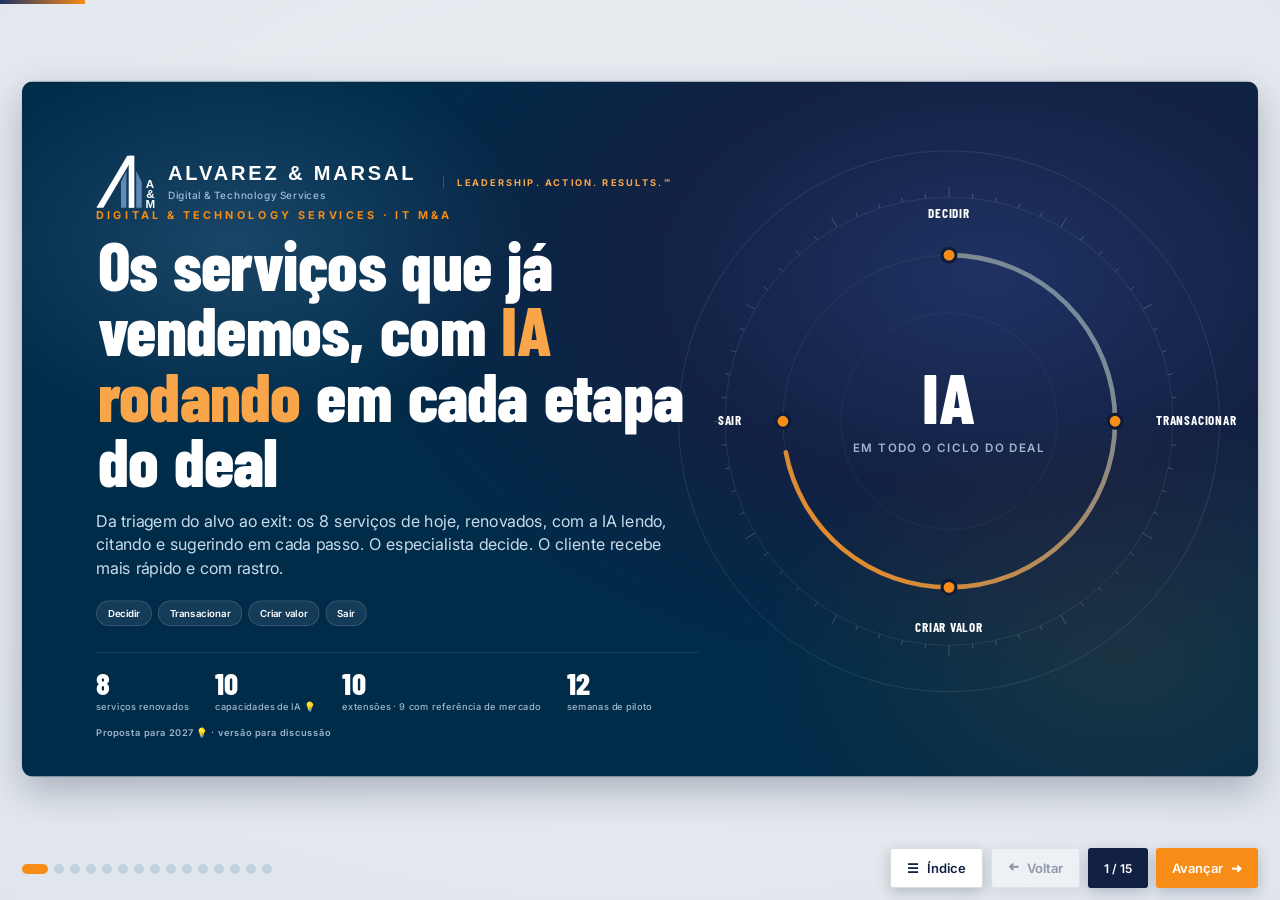
<file: apresentacoes/apresentacao-it-ma-2027.html>
<!doctype html>
<html lang="pt-BR">
<head>
<meta charset="utf-8">
<meta name="viewport" content="width=device-width, initial-scale=1">
<title>IT M&amp;A 2027 · Apresentação da área</title>
<meta name="description" content="Apresentação executiva da área de IT M&amp;A da DTS em 15 slides e 5 módulos: por que agora, o que vendemos, IA tangível em cada serviço, para quem e quanto, como começar.">
<link rel="preconnect" href="https://fonts.googleapis.com"><link rel="preconnect" href="https://fonts.gstatic.com" crossorigin>
<link href="https://fonts.googleapis.com/css2?family=Barlow+Condensed:wght@500;600;700;800&family=Inter:wght@400;500;600;700;800&display=swap" rel="stylesheet">
<!-- Gerado por scripts/apresentacoes.py a partir de apresentacoes/src/apresentacao-it-ma-2027.html. Edite a fonte, não este arquivo. -->
<style>
/* =====================================================================
   Motor de apresentações · A&M DTS · IT M&A
   Palco fixo de 1600×900, escalado para a janela. Padrão visual do deck
   de referência "TMG · Cultura em Movimento" (faixa A&M, banda de seção,
   corpo em painel, rodapé com fonte).
   ===================================================================== */
:root{
  --navy:#002B49;--navy2:#122143;--navy3:#1F3263;--slate:#33556D;--steel:#5E8AB4;--sky:#9DBBD9;
  --orange:#F78C16;--orange-d:#C96A05;--red:#BC0404;
  --ice:#DFE8F0;--ice2:#EEF3F8;--ink:#002B49;--ink2:#35516A;--muted:#6B7B8C;--line:#D6DEE6;--line2:#E8EDF2;--paper:#fff;
  /* dados (paleta validada: categórica 4 slots, rampa ordinal 5 passos) */
  --s1:#2F6EB5;--s2:#E07A10;--s3:#2A9D8F;--s4:#7A5BC7;
  --o1:#9DB9D8;--o2:#7099C4;--o3:#4D78A8;--o4:#2F5584;--o5:#1F3263;
  --hl:#E07A10;--mut:#B8C4CF;--grid:#E6ECF1;
  --ok:#2E7D4F;--warn:#C98A00;--crit:#BC0404;
  --fh:"Barlow Condensed","Arial Nova Cond","Arial Narrow",sans-serif;--fb:"Inter","Helvetica Neue",Arial,sans-serif;
  --ease:cubic-bezier(.2,.7,.2,1);
}
*{box-sizing:border-box;margin:0;padding:0}
html,body{height:100%;color:var(--ink);font-family:var(--fb);overflow:hidden;-webkit-font-smoothing:antialiased;
  background:radial-gradient(1400px 900px at 50% 40%,#EEF1F5 0%,#DCE2E9 100%)}
button{font:inherit;cursor:pointer;color:inherit}
a{color:var(--s1)}
#viewport{position:fixed;inset:0;overflow:hidden}
#stage{position:absolute;left:50%;top:50%;width:1600px;height:900px;transform:translate(-50%,-50%);transform-origin:center;background:#fff;
  border-radius:14px;box-shadow:0 18px 50px rgba(14,28,57,.28),0 0 0 1px rgba(14,28,57,.06);overflow:hidden}

/* ---------- slides ---------- */
.slide{position:absolute;inset:0;display:none;background-color:#F5F8FB;
  background-image:linear-gradient(#E9EFF4 1px,transparent 1px),linear-gradient(90deg,#E9EFF4 1px,transparent 1px);background-size:40px 40px}
.slide.active,.slide.measure{display:block}
.slide.measure{visibility:hidden}
.slide.entering{animation:sIn .55s var(--ease) both}
.slide.back.entering{animation-name:sInB}
@keyframes sIn{from{opacity:0;transform:translateX(34px)}to{opacity:1;transform:none}}
@keyframes sInB{from{opacity:0;transform:translateX(-34px)}to{opacity:1;transform:none}}
.slide.dark{background:radial-gradient(1100px 700px at 78% 28%,#1F3263 0%,#122143 40%,#002B49 75%);color:#fff}
.slide.dark::before{content:"";position:absolute;inset:-25%;pointer-events:none;
  background:radial-gradient(640px 420px at 28% 32%,rgba(94,138,180,.28),transparent 60%),radial-gradient(760px 520px at 76% 72%,rgba(247,140,22,.10),transparent 62%);
  animation:aurora 22s ease-in-out infinite alternate}
@keyframes aurora{0%{transform:translate(0,0) rotate(0)}100%{transform:translate(4%,3%) rotate(5deg)}}

/* ---------- entrada animada ---------- */
[data-a]{opacity:0}
.play [data-a]{animation:.75s var(--ease) both;animation-delay:calc(var(--d,0)*80ms + 120ms)}
.play [data-a=up]{animation-name:aUp}.play [data-a=fade]{animation-name:aF}.play [data-a=zoom]{animation-name:aZ}
.play [data-a=left]{animation-name:aL}.play [data-a=right]{animation-name:aR}.play [data-a=down]{animation-name:aDn}
.play [data-a=pop]{animation-name:aPop;animation-timing-function:cubic-bezier(.34,1.56,.64,1)}
.play [data-a=blur]{animation-name:aBl}
.play [data-a=grow]{animation-name:aG;transform-origin:left}
@keyframes aUp{from{opacity:0;transform:translateY(22px)}to{opacity:1;transform:none}}
@keyframes aF{from{opacity:0}to{opacity:1}}
@keyframes aZ{from{opacity:0;transform:scale(.9)}to{opacity:1;transform:none}}
@keyframes aL{from{opacity:0;transform:translateX(-26px)}to{opacity:1;transform:none}}
@keyframes aR{from{opacity:0;transform:translateX(26px)}to{opacity:1;transform:none}}
@keyframes aDn{from{opacity:0;transform:translateY(-22px)}to{opacity:1;transform:none}}
@keyframes aPop{from{opacity:0;transform:scale(.5)}to{opacity:1;transform:none}}
@keyframes aBl{from{opacity:0;filter:blur(12px);transform:scale(1.04)}to{opacity:1;filter:none;transform:none}}
@keyframes aG{from{opacity:1;transform:scaleX(0)}to{opacity:1;transform:none}}
.kw{display:inline-block;overflow:hidden;vertical-align:bottom;padding:0 .02em .1em;margin-bottom:-.1em}
.kw>span{display:inline-block;transform:translateY(108%)}
.play .kw>span{animation:kUp .7s var(--ease) both;animation-delay:calc(var(--k,0)*40ms + 140ms)}
@keyframes kUp{to{transform:none}}
.static [data-a]{opacity:1!important;animation:none!important}
.static .sr-band,.static .slide.entering,.static .am-a{animation:none!important;clip-path:none!important}
.static .kw>span{transform:none!important;animation:none!important}
@media (prefers-reduced-motion:reduce){[data-a]{opacity:1!important;animation:none!important}.kw>span{transform:none!important;animation:none!important}.slide.entering{animation:none}.slide.dark::before{animation:none}}

/* ---------- moldura A&M (gerada pelo motor) ---------- */
.sr-top{position:absolute;left:24px;right:24px;top:16px;height:80px;border-radius:14px;display:flex;align-items:center;gap:22px;padding:0 24px;color:#fff;z-index:3;overflow:hidden;
  background:linear-gradient(100deg,#0E1C39 0%,#122143 55%,#1F3263 100%)}
.sr-dec{position:absolute;top:3px;right:28px;font:10px/1 var(--fb);letter-spacing:5px;color:var(--orange);z-index:4}
.am-deco{position:absolute;right:0;top:0;height:100%;width:520px;pointer-events:none;opacity:.5}
.am-wm{display:flex;flex-direction:column;line-height:1.1;position:relative}
.am-a{font:600 20px Arial,var(--fb);font-variant:small-caps;letter-spacing:.05em;white-space:nowrap;
  background:linear-gradient(100deg,#fff 0%,#fff 42%,#9DBBD9 50%,#fff 58%,#fff 100%);background-size:260% 100%;-webkit-background-clip:text;background-clip:text;color:transparent;animation:shimmer 8s linear infinite}
@keyframes shimmer{0%{background-position:130% 0}100%{background-position:-130% 0}}
.am-s{font:500 11.5px var(--fb);color:#9DBBD9;letter-spacing:.04em;margin-top:3px;white-space:nowrap}
.am-div{width:1px;height:44px;background:rgba(255,255,255,.28)}
.am-title{display:flex;flex-direction:column;line-height:1.15;position:relative;min-width:0}
.am-title b{font:800 19px var(--fb);letter-spacing:.09em;text-transform:uppercase;color:#fff;white-space:nowrap;overflow:hidden;text-overflow:ellipsis}
.am-title span{font:400 13px var(--fb);color:#AFC2D6;margin-top:3px;white-space:nowrap}
.am-right{margin-left:auto;display:flex;align-items:center;gap:10px;font:500 13px var(--fb);color:#DDE6F0;position:relative;white-space:nowrap}
.am-dot{width:9px;height:9px;border-radius:50%;background:var(--orange);box-shadow:0 0 0 4px rgba(247,140,22,.18)}
.am-chip{font:800 11px var(--fb);background:rgba(255,255,255,.12);border:1px solid rgba(255,255,255,.22);border-radius:8px;padding:5px 9px;color:#fff}
.sr-band{position:absolute;left:24px;right:24px;top:106px;height:50px;border-radius:14px 14px 0 0;display:flex;align-items:center;gap:10px;padding:0 24px;
  font:700 24px var(--fh);color:#fff;letter-spacing:.03em;text-transform:uppercase;z-index:2;background-size:220% 100%;animation:bandShift 16s ease-in-out infinite}
.sr-band small{margin-left:auto;font:500 13px var(--fb);text-transform:none;letter-spacing:0;opacity:.92;white-space:nowrap}
.play .sr-band{animation:bandShift 16s ease-in-out infinite,maskIn .8s var(--ease) both}
@keyframes bandShift{0%,100%{background-position:0% 50%}50%{background-position:100% 50%}}
@keyframes maskIn{from{clip-path:inset(0 100% 0 0)}to{clip-path:inset(0 0 0 0)}}
.c-navy{background:linear-gradient(100deg,#122143,#1F3263 65%,#33556D)}
.c-blue{background:linear-gradient(100deg,#1F3263,#33556D 60%,#5E8AB4)}
.c-steel{background:linear-gradient(100deg,#33556D,#5E8AB4 75%,#8FAAC8)}
.c-green{background:linear-gradient(100deg,#23405A,#33556D 60%,#5E8AB4)}
.c-purple{background:linear-gradient(100deg,#0E1C39,#1F3263 60%,#33556D)}
.c-gold{background:linear-gradient(100deg,#C96A05,#F78C16 70%,#F9A64A)}
.c-red{background:linear-gradient(100deg,#122143,#33556D 55%,#C96A05 100%)}
.body{position:absolute;left:24px;right:24px;top:156px;bottom:40px;border:1px solid var(--line);border-top:0;border-radius:0 0 14px 14px;padding:18px 24px;background:rgba(255,255,255,.97);overflow:hidden;display:flex;flex-direction:column}
.body>*{flex-shrink:0}
.body.spread{justify-content:space-between}
.grow{flex:1 1 auto!important;min-height:0}
.body.dk{background:radial-gradient(900px 600px at 70% 20%,#1F3263 0%,#122143 55%,#0E1C39 100%);border-color:#1F3263;color:#DDEAF5}
.foot{position:absolute;left:32px;right:32px;bottom:11px;display:flex;gap:16px;font-size:11px;color:var(--muted)}
.foot b{color:var(--navy);letter-spacing:.06em;white-space:nowrap}
.foot .n{margin-left:auto;font-weight:700;color:var(--navy);white-space:nowrap}
.foot .s{white-space:nowrap;overflow:hidden;text-overflow:ellipsis;max-width:1180px}
.dark .foot{color:#9DB7CE}.dark .foot b,.dark .foot .n{color:#fff}

/* ---------- capa ---------- */
.cover .cv-deco{position:absolute;right:20px;top:60px;width:760px;height:760px}
.cover .cv{position:absolute;left:96px;top:96px;width:780px;bottom:80px;display:flex;flex-direction:column}
.cv-brand{display:flex;align-items:center;gap:14px}
.cv-brand .am-a{font-size:28px}
.cv-brand .am-s{font-size:13px}
.cv-eye{font:700 14px var(--fb);letter-spacing:.3em;text-transform:uppercase;color:var(--orange);margin-top:auto}
.cv-h{font:800 88px/.96 var(--fh);letter-spacing:-.01em;color:#fff;margin-top:14px}
.cv-h em{font-style:normal;color:#F9A64A}
.cv-lead{font:400 21px/1.45 var(--fb);color:#C8DBEB;margin-top:22px;max-width:760px}
.cv-pills{display:flex;flex-wrap:wrap;gap:8px;margin-top:26px}
.cv-pills span{font:600 12.5px var(--fb);padding:8px 14px;border-radius:99px;background:rgba(255,255,255,.08);border:1px solid rgba(255,255,255,.2);color:#fff}
.cv-meta{display:flex;gap:34px;margin-top:34px;padding-top:18px;border-top:1px solid rgba(255,255,255,.16)}
.cv-meta div{display:flex;flex-direction:column}
.cv-meta b{font:800 40px/1 var(--fh);color:#fff}
.cv-meta span{font:500 12px var(--fb);color:#9DB7CE;margin-top:4px;letter-spacing:.04em}
.cv-date{font:600 12px var(--fb);color:#9DB7CE;margin-top:18px;letter-spacing:.06em}

/* ---------- capítulo e transição ---------- */
#wipe{position:absolute;inset:0;z-index:90;pointer-events:none;overflow:hidden;visibility:hidden}
#wipe i{position:absolute;top:-5%;bottom:-5%;left:-10%;width:120%;transform:translateX(-110%) skewX(-12deg)}
#wipe i:nth-child(1){background:#F78C16}#wipe i:nth-child(2){background:#5E8AB4}#wipe i:nth-child(3){background:#002B49}
#chap{position:absolute;inset:0;z-index:85;display:none;color:#fff;overflow:hidden;cursor:pointer;
  background:radial-gradient(1200px 800px at 70% 30%,#1F3263 0%,#122143 40%,#0E1C39 85%)}
#chap.on{display:block}
#chap .n{position:absolute;right:90px;top:120px;font:800 419px/.8 var(--fh);color:rgba(255,255,255,.06);letter-spacing:-.04em}
#chap .ey{position:absolute;left:120px;top:330px;font:700 15px var(--fb);letter-spacing:.3em;color:var(--orange)}
#chap h1{position:absolute;left:112px;top:360px;font:800 120px/1 var(--fh);letter-spacing:-.01em;max-width:1300px}
#chap p{position:absolute;left:120px;top:500px;font:400 23px/1.4 var(--fb);color:#C8DBEB;max-width:960px}
#chap .ln{position:absolute;left:120px;top:600px;height:4px;width:0;background:linear-gradient(90deg,#F78C16,#5E8AB4)}
#chap .sk{position:absolute;right:40px;bottom:30px;font:600 11px var(--fb);color:#9DB7CE;letter-spacing:.1em}

/* ---------- interface ---------- */
#progress{position:fixed;top:0;left:0;height:4px;width:0;background:linear-gradient(90deg,#1F3263,#F78C16);z-index:50;transition:width .5s var(--ease)}
#controls{position:fixed;right:22px;bottom:12px;z-index:60;display:flex;gap:8px;align-items:center}
#controls button,#controls a,#controls .c{border:0;border-radius:3px;height:40px;padding:0 16px;font-weight:600;font-size:13px;display:inline-flex;align-items:center;gap:8px;
  box-shadow:0 4px 14px rgba(14,28,57,.22);text-decoration:none}
#controls .g{background:#fff;color:#122143;border:1px solid #D7DDE2}
#controls .p{background:#F78C16;color:#fff}
#controls .c{background:#122143;color:#fff;font:600 12px var(--fb)}
#controls button:disabled{opacity:.4;cursor:not-allowed}
#dots{position:fixed;left:22px;bottom:26px;z-index:60;display:flex;gap:6px;flex-wrap:wrap;max-width:60vw}
#dots button{width:10px;height:10px;border-radius:50%;border:0;background:#BFD0E1;padding:0}
#dots button.on{background:#F78C16;width:26px;border-radius:99px}
#tip{position:fixed;z-index:99;pointer-events:none;background:#fff;border:1px solid var(--line);box-shadow:0 10px 30px rgba(0,20,40,.25);border-radius:4px;padding:9px 12px;
  font:13px/1.4 var(--fb);max-width:340px;opacity:0;transition:opacity .12s;color:var(--ink2)}
#tip.on{opacity:1}#tip b{display:block;font-size:14px;color:var(--navy)}#tip span{display:block;color:var(--muted);font-size:12px;margin-top:2px}
@media (max-width:760px){#dots{display:none}#controls{right:8px;bottom:8px}#controls .lb{display:none}#controls button,#controls a,#controls .c{height:36px;padding:0 12px}}

/* =====================================================================
   COMPONENTES DE CONTEÚDO
   ===================================================================== */
.row{display:flex;gap:16px}
.col{display:flex;flex-direction:column;gap:12px}
.grid{display:grid;gap:14px}
.g2{display:grid;gap:16px;grid-template-columns:repeat(2,minmax(0,1fr))}
.g3{display:grid;gap:14px;grid-template-columns:repeat(3,minmax(0,1fr))}
.g4{display:grid;gap:14px;grid-template-columns:repeat(4,minmax(0,1fr))}
.g5{display:grid;gap:12px;grid-template-columns:repeat(5,minmax(0,1fr))}
.g6{display:grid;gap:10px;grid-template-columns:repeat(6,minmax(0,1fr))}
.f1{flex:1;min-width:0}
.mt4{margin-top:4px}.mt8{margin-top:8px}.mt12{margin-top:12px}.mt16{margin-top:16px}.mt20{margin-top:20px}

/* tipografia */
.stmt{font:700 29px/1.15 var(--fh);color:var(--navy);letter-spacing:.005em}
.stmt em{font-style:normal;color:var(--orange)}
.stmt.sm{font-size:26px}.stmt.lg{font-size:36px}
.dk .stmt{color:#fff}.dk .stmt em{color:#F9A64A}
.lead{font:500 15px/1.5 var(--fb);color:var(--ink2)}
.lead b{color:var(--navy)}
.eye{font:700 11px var(--fb);letter-spacing:.14em;text-transform:uppercase;color:var(--steel);margin-bottom:6px}
.ttl{font:800 16px var(--fh);letter-spacing:.04em;text-transform:uppercase;color:var(--navy)}
.ttl small{font:500 12px var(--fb);text-transform:none;letter-spacing:0;color:var(--muted);margin-left:8px}
.small{font-size:11.5px;color:var(--muted);line-height:1.4}
.src{font-size:11px;color:var(--muted);line-height:1.35}
.big{font:800 64px/.95 var(--fh);color:var(--navy)}
.big small{font:600 18px var(--fb);color:var(--muted);margin-left:6px}
.dk .lead,.dk .small,.dk .src{color:#B8CDE0}

/* cartões */
.card{background:#fff;border:1px solid var(--line);border-radius:10px;padding:14px 16px;position:relative}
.card.soft{background:var(--ice2);border-color:var(--line2)}
.card.nv{background:linear-gradient(140deg,#122143,#1F3263);border-color:#1F3263;color:#fff}
.card.ac{border-left:4px solid var(--orange)}
.card.bl{border-left:4px solid var(--s1)}
.card.gr{border-left:4px solid var(--s3)}
.card.rd{border-left:4px solid var(--crit)}
.card h3{font:700 23px/1.1 var(--fh);color:var(--navy);margin-bottom:6px}
.card h4{font:700 14.5px/1.3 var(--fb);color:var(--navy);margin-bottom:4px}
.card p,.card li{font-size:13.5px;line-height:1.48;color:var(--ink2)}
.card ul,.card ol{padding-left:17px}.card li+li{margin-top:3px}
.card b{color:var(--navy)}
.card.nv h3,.card.nv h4,.card.nv b{color:#fff}.card.nv p,.card.nv li{color:#C8DBEB}
.dk .card{background:rgba(255,255,255,.07);border-color:rgba(255,255,255,.18)}
.dk .card h3,.dk .card h4,.dk .card b{color:#fff}.dk .card p,.dk .card li{color:#C8DBEB}
.num-badge{display:inline-grid;place-items:center;min-width:30px;height:30px;padding:0 8px;border-radius:8px;background:var(--navy2);color:#fff;font:800 16px var(--fh)}
.num-badge.or{background:var(--orange)}

/* KPI */
.kpis{display:grid;gap:12px;grid-template-columns:repeat(var(--n,4),minmax(0,1fr))}
.kpi{background:#fff;border:1.5px solid #D5DEE7;border-radius:10px;padding:12px 16px;position:relative;overflow:hidden}
.kpi::before{content:"";position:absolute;left:0;top:0;bottom:0;width:4px;background:var(--kc,var(--s1))}
.kpi .l{font:600 13px/1.3 var(--fb);color:var(--ink2)}
.kpi .v{font:800 50px/1 var(--fh);color:var(--navy);margin-top:6px;letter-spacing:-.01em}
.kpi .v small{font:600 15px var(--fb);color:var(--muted);margin-left:4px}
.kpi .d{font:500 12px/1.35 var(--fb);color:var(--muted);margin-top:4px}
.kpi.hl{background:linear-gradient(140deg,#122143,#1F3263);border-color:#1F3263}
.kpi.hl .l{color:#B8CDE0}.kpi.hl .v{color:#fff}.kpi.hl .d{color:#9DB7CE}

/* tabela */
.tbl{width:100%;border-collapse:collapse;font-size:13px}
.tbl th{font:700 10.5px var(--fb);letter-spacing:.08em;text-transform:uppercase;background:var(--navy2);color:#fff;text-align:left;padding:8px 10px;vertical-align:bottom}
.tbl th:first-child{border-radius:6px 0 0 0}.tbl th:last-child{border-radius:0 6px 0 0}
.tbl td{padding:8px 10px;border-bottom:1px solid var(--line2);color:var(--ink2);vertical-align:top;line-height:1.36}
.tbl td b{color:var(--navy)}
.tbl tr:nth-child(even) td{background:#FAFBFD}
.tbl td.num,.tbl th.num{text-align:right;font-variant-numeric:tabular-nums;white-space:nowrap}
.tbl td.c,.tbl th.c{text-align:center}
.tbl tr.hl td{background:#FEF4E8}
.tbl tr.strike td.nm{text-decoration:line-through;color:var(--muted)}
.tbl.sm{font-size:11.5px}.tbl.sm td{padding:5px 8px}.tbl.sm th{padding:6px 8px;font-size:10px}
.tbl.xs{font-size:10.8px}.tbl.xs td{padding:4px 7px;line-height:1.3}.tbl.xs th{padding:5px 7px;font-size:9.5px}

/* faixa Fato → Dado → Insight → Implicação */
.fdii{display:grid;grid-template-columns:repeat(4,1fr);border:1px solid var(--line);border-radius:8px;overflow:hidden;background:#fff}
.fdii>div{padding:12px 18px;position:relative;font-size:13px;line-height:1.42;color:var(--ink2);background:#fff}
.fdii>div+div{border-left:1px solid var(--line)}
.fdii>div::after{content:"";position:absolute;right:-8px;top:50%;width:14px;height:14px;background:inherit;border-top:1px solid var(--line);border-right:1px solid var(--line);transform:translateY(-50%) rotate(45deg);z-index:2}
.fdii>div:last-child::after{display:none}
.fdii .k{display:block;font:700 10.5px var(--fb);letter-spacing:.14em;text-transform:uppercase;margin-bottom:3px}
.fdii .f .k{color:var(--navy)}.fdii .d .k{color:var(--s1)}.fdii .i .k{color:var(--orange-d)}.fdii .m .k{color:var(--slate)}
.fdii .m{background:var(--ice2)}
.fdii b{color:var(--navy)}

/* rótulos */
.pill{display:inline-block;font:600 11.5px/1 var(--fb);padding:6px 10px;border-radius:99px;background:var(--ice);color:var(--navy);white-space:nowrap}
.pill.or{background:#FEF1E2;color:#8A4A05}.pill.nv{background:var(--navy2);color:#fff}.pill.gr{background:#E2F2EF;color:#1D6B61}
.tagx{display:inline-block;font:700 10px var(--fb);letter-spacing:.1em;text-transform:uppercase;padding:4px 7px;border-radius:3px;color:#fff;background:var(--steel);white-space:nowrap}
.tagx.or{background:var(--orange-d)}.tagx.nv{background:var(--navy2)}.tagx.gr{background:#1D6B61}.tagx.rd{background:var(--crit)}.tagx.mu{background:#8A99A8}
.dec{display:inline-block;font:700 10.5px var(--fb);letter-spacing:.06em;text-transform:uppercase;padding:4px 8px;border-radius:4px;white-space:nowrap}
.dec.evo{background:#E3EDF8;color:#1F4E86}.dec.ref{background:#FEF1E2;color:#8A4A05}.dec.new{background:#E2F2EF;color:#1D6B61}.dec.fun{background:#ECE7F7;color:#4E3A8E}.dec.keep{background:#EEF1F4;color:#46586A}
.seal{display:inline-block;font-size:12px;line-height:1;vertical-align:baseline}
.legend-seals{display:flex;gap:14px;flex-wrap:wrap;font-size:11px;color:var(--muted)}
.chip{display:inline-flex;align-items:center;gap:8px;border-radius:99px;padding:6px 13px;font:700 12px var(--fb);background:var(--ice2);color:var(--navy)}
.chip b{font:800 18px var(--fh)}

/* listas de insight */
.ins{list-style:none}
.ins li{position:relative;padding-left:18px;font-size:13.5px;line-height:1.45;color:var(--ink2)}
.ins li::before{content:"";position:absolute;left:2px;top:7px;width:7px;height:7px;border-radius:2px;background:var(--orange);transform:rotate(45deg)}
.ins li+li{margin-top:6px}.ins li b{color:var(--navy)}
.dk .ins li{color:#C8DBEB}.dk .ins li b{color:#fff}

/* destaque */
.callout{border-left:4px solid var(--orange);background:#FFF8F0;padding:11px 16px;border-radius:0 8px 8px 0;font-size:13.5px;line-height:1.45;color:var(--ink2)}
.callout b{color:var(--navy)}
.callout.bl{border-color:var(--s1);background:#F1F6FC}
.quote{border-left:3px solid var(--sky);padding:4px 0 4px 14px;font:italic 500 14px/1.5 var(--fb);color:var(--ink2)}

/* passos (fluxo horizontal em chevrons) */
.steps{display:flex;gap:0}
.steps>div{flex:1;min-width:0;position:relative;background:var(--ice2);padding:14px 18px 14px 28px;clip-path:polygon(0 0,calc(100% - 16px) 0,100% 50%,calc(100% - 16px) 100%,0 100%,16px 50%);margin-right:-10px}
.steps>div:first-child{clip-path:polygon(0 0,calc(100% - 16px) 0,100% 50%,calc(100% - 16px) 100%,0 100%);padding-left:16px;border-radius:8px 0 0 8px}
.steps>div:nth-child(even){background:#E3ECF5}
.steps>div.on{background:var(--navy2);color:#fff}
.steps>div:last-child{margin-right:0}
.steps b{display:block;font:700 17px/1.15 var(--fh);color:var(--navy);text-transform:uppercase;letter-spacing:.02em}
.steps span{display:block;font-size:12.5px;line-height:1.38;color:var(--ink2);margin-top:3px}
.steps>div.on b{color:#fff}.steps>div.on span{color:#C8DBEB}

/* barra de nível 1–5 */
.lv{position:relative;height:12px;border-radius:99px;background:#E6ECF1}
.lv .fl{position:absolute;left:0;top:0;bottom:0;border-radius:99px;background:var(--o4);transition:width 1.1s var(--ease)}
.lv .mk{position:absolute;top:-5px;width:3px;height:22px;border-radius:2px;background:var(--orange)}

/* abas e seletores */
.tabs{display:flex;gap:8px;flex-wrap:wrap}
.tabs button{border:1px solid var(--line);background:#fff;border-radius:6px;padding:8px 14px;font:700 15px var(--fh);color:var(--navy);text-align:left;letter-spacing:.02em}
.tabs button small{display:block;font:500 11px var(--fb);color:var(--muted);letter-spacing:0}
.tabs button.on{background:var(--navy2);color:#fff;border-color:var(--navy2)}.tabs button.on small{color:#9DB7CE}
.pane{display:none}.pane.on{display:block;animation:aF .35s both}
.seg{display:inline-flex;border:1px solid var(--line);border-radius:99px;overflow:hidden;background:#fff}
.seg button{border:0;background:none;padding:8px 15px;font:600 12px var(--fb);color:var(--ink2)}
.seg button.on{background:var(--navy2);color:#fff}

/* cartões clicáveis e virar */
.clk{cursor:pointer;transition:transform .18s,box-shadow .18s,border-color .18s}
.clk:hover{transform:translateY(-2px);box-shadow:0 10px 26px rgba(0,43,73,.14)}
.clk.sel{border-color:var(--s1);box-shadow:0 0 0 3px rgba(47,110,181,.22)}
.hint{display:inline-flex;align-items:center;gap:6px;font:700 11px var(--fb);letter-spacing:.08em;text-transform:uppercase;color:#B35F00;background:#FEF1E2;border:1px dashed #F5B570;padding:4px 10px;border-radius:99px}
.hint::before{content:"👆"}
.flip{perspective:1000px;cursor:pointer}
.flip .in{position:relative;width:100%;height:100%;transition:transform .6s var(--ease);transform-style:preserve-3d}
.flip.on .in{transform:rotateY(180deg)}
.flip .fr,.flip .bk{position:absolute;inset:0;backface-visibility:hidden;-webkit-backface-visibility:hidden;border-radius:10px;overflow:hidden}
.flip .bk{transform:rotateY(180deg)}

/* matriz 2×2 */
.m22{display:grid;grid-template-columns:repeat(2,1fr);grid-template-rows:repeat(2,1fr);gap:8px;height:100%}
.m22>div{border-radius:10px;padding:12px 14px;background:var(--ice2);border:1px solid var(--line2)}
.m22>div.star{background:#FFF4E6;border-color:#F5C48A}

/* =====================================================================
   GRÁFICOS (SVG gerado pelo motor a partir de JSON)
   ===================================================================== */
.ch{position:relative;width:100%}
.ch svg{display:block;overflow:visible}
.ch svg text{font-family:var(--fb)}
.ch .ax{stroke:var(--grid);stroke-width:1}
.ch .axt{fill:var(--muted);font-size:11px}
.ch .lab{fill:var(--ink2);font-size:12.5px;font-weight:500}
.ch .labb{fill:var(--navy);font-size:12.5px;font-weight:700}
.ch .val{fill:var(--navy);font-size:12px;font-weight:700}
.ch .hit{fill:transparent;cursor:default}
.ch .mk:hover,.ch [data-tv]:hover{filter:brightness(1.08)}
.ch-legend{display:flex;gap:14px;flex-wrap:wrap;font:500 12.5px var(--fb);color:var(--ink2);margin-bottom:6px}
.ch-legend i{display:inline-block;width:12px;height:12px;border-radius:3px;margin-right:6px;vertical-align:-1px}
.ch-legend i.dot{border-radius:50%}
.ch-legend i.line{height:3px;border-radius:2px;vertical-align:3px}
.ch-title{font:700 13px var(--fb);color:var(--navy);margin-bottom:4px}
.ch-note{font-size:11px;color:var(--muted);margin-top:4px}
.dk .ch .lab,.dk .ch .axt{fill:#B8CDE0}.dk .ch .labb,.dk .ch .val{fill:#fff}.dk .ch .ax{stroke:rgba(255,255,255,.15)}
.dk .ch-legend{color:#C8DBEB}

/* =====================================================================
   IMPRESSÃO: um slide por página, sem animação
   ===================================================================== */
@media print{
  html,body{overflow:visible;background:#fff}
  #controls,#progress,#dots,#tip,#wipe,#chap{display:none!important}
  #viewport{position:static}
  #stage{position:relative;left:auto!important;top:auto!important;transform:none!important;height:auto;box-shadow:none;border-radius:0}
  .slide{position:relative;display:block!important;height:900px;break-after:page}
  [data-a]{opacity:1!important;animation:none!important}
  .kw>span{transform:none!important}
  .pane{display:block!important}
  @page{size:1600px 900px;margin:0}
}

/* painéis de detalhe acionados por [data-show] */
.det{display:none}.det.on{display:block;animation:aF .35s both}
.card .small,.card p.small{font-size:11.5px;line-height:1.4;color:var(--muted)}
.card.nv .small{color:#9DB7CE}

/* identidade A&M: marca em chevrons e assinatura */
.am-mark{width:40px;height:40px;flex:none;position:relative}
.sr-top .am-mark{width:34px;height:34px;margin-right:-10px}
.cv-brand .am-mark{width:48px;height:48px}
.am-slogan{margin-left:18px;padding-left:18px;border-left:1px solid rgba(255,255,255,.25);font:700 12px var(--fb);letter-spacing:.22em;text-transform:uppercase;color:#F9A64A;white-space:nowrap}

/* ---------- logotipo (lockup tipográfico) ---------- */
.am-logo{display:flex;flex-direction:column;line-height:1;position:relative;flex:none}
.am-logo .w{font:900 19px/1 Arial,"Helvetica Neue",sans-serif;letter-spacing:.14em;text-transform:uppercase;color:#fff;white-space:nowrap}
.am-logo .s{font:500 11px var(--fb);letter-spacing:.06em;color:#9DBBD9;margin-top:5px;white-space:nowrap}
.cv-brand .am-logo .w{font-size:26px}
.cv-brand .am-logo .s{font-size:13px;margin-top:7px}
.am-logo.dark .w{color:var(--navy)}.am-logo.dark .s{color:var(--muted)}
.ico{fill:none;stroke:currentColor;stroke-width:1.9;stroke-linecap:round;stroke-linejoin:round;width:1em;height:1em;display:inline-block;vertical-align:-.15em}
.icb{display:inline-grid;place-items:center;width:44px;height:44px;border-radius:12px;background:var(--ice);color:var(--navy);font-size:24px;flex:none}
.icb.or{background:#FEF1E2;color:var(--orange-d)}.icb.nv{background:var(--navy2);color:#fff}.icb.wh{background:rgba(255,255,255,.12);color:#fff}
.icb.lg{width:56px;height:56px;border-radius:14px;font-size:30px}
[data-go]{cursor:pointer}

/* =====================================================================
   ESTILO "AM": slide branco, título grande em marinho, régua com pontos,
   rodapé com "Digital & Technology Services" e o símbolo A&M
   ===================================================================== */
.estilo-am .slide{background:#fff}
.estilo-am .slide.dark{background:radial-gradient(1100px 700px at 78% 28%,#1F3263 0%,#122143 40%,#002B49 75%)}
.estilo-am .am-top{position:absolute;left:64px;right:64px;top:34px;display:flex;align-items:flex-end;justify-content:space-between;gap:24px;z-index:2}
.estilo-am .am-top h1{font:800 54px/1 var(--fh);color:var(--navy);text-transform:uppercase;letter-spacing:-.005em;max-width:1180px;white-space:nowrap}
.estilo-am .am-sub{font:500 15px var(--fb);color:var(--ink2);margin-top:6px}
.estilo-am .am-side{display:flex;flex-direction:column;align-items:flex-end;gap:7px;padding-bottom:4px}
.estilo-am .am-mod{font:700 11.5px var(--fb);letter-spacing:.16em;text-transform:uppercase;color:var(--steel);white-space:nowrap}
.estilo-am .am-chip{font:800 11px var(--fb);background:var(--ice2);border:1px solid var(--line);border-radius:8px;padding:5px 9px;color:var(--navy)}
.estilo-am .am-rule{position:absolute;left:64px;right:64px;top:124px;height:2px;background:var(--navy)}
.estilo-am .am-rule::before,.estilo-am .am-rule::after{content:"";position:absolute;top:-4px;width:10px;height:10px;border-radius:50%;background:var(--navy)}
.estilo-am .am-rule::before{left:-2px}.estilo-am .am-rule::after{right:-2px}
.estilo-am .body{left:64px;right:64px;top:146px;bottom:84px;border:0;border-radius:0;padding:6px 0 0;background:transparent}
.estilo-am .am-foot{position:absolute;left:64px;right:64px;bottom:14px;height:62px;border-top:1.5px solid var(--navy);display:flex;align-items:center;gap:18px}
.estilo-am .am-foot::after{content:"";position:absolute;right:-2px;top:-6px;width:10px;height:10px;border-radius:50%;background:var(--navy)}
.estilo-am .am-foot .s{font-size:11px;color:var(--muted);flex:1;white-space:nowrap;overflow:hidden;text-overflow:ellipsis;min-width:0}
.estilo-am .am-foot .dts{font:600 13px var(--fb);letter-spacing:.14em;text-transform:uppercase;color:var(--ink2);white-space:nowrap}
.estilo-am .am-foot .am-symbol{width:57px;height:50px;flex:none}
.estilo-am .am-foot .n{font:700 11px var(--fb);color:var(--navy);white-space:nowrap}
.estilo-am .card{background:#F4F6F8;border-color:#E3E7EC}
.estilo-am .card.soft{background:#EEF2F6}
.estilo-am .card.nv{background:linear-gradient(140deg,#122143,#1F3263);border-color:#1F3263}
.estilo-am .kpi{background:#F4F6F8;border-color:#E3E7EC}
.estilo-am .kpi.hl{background:linear-gradient(140deg,#122143,#1F3263);border-color:#1F3263}
.estilo-am .fdii,.estilo-am .fdii>div{background:#F4F6F8}.estilo-am .fdii .m{background:#E6ECF3}
.estilo-am .tbl th{background:var(--navy)}
.estilo-am .tbl tr:nth-child(even) td{background:#F7F8FA}
.estilo-am .cv-brand{align-items:center;gap:16px}
.estilo-am .cv-symbol{width:77px;height:68px}
.estilo-am .cv-symbol .am-ink{fill:#fff}
.static .am-top h1 .kw>span{transform:none!important;animation:none!important}

</style>
<style data-deck>
/* paleta A&M nos gráficos: laranja destaca, azul-aço descansa, rampa marinho→céu para valores */
:root{--s1:#5E8AB4;--s2:#F78C16;--s3:#33556D;--s4:#9DBBD9;--hl:#F78C16;--mut:#9DBBD9;
  --o1:#9DB9D8;--o2:#7099C4;--o3:#4D78A8;--o4:#2F5584;--o5:#002B49}
/* escala executiva: menos blocos, tipos maiores */
.stmt{font-size:40px}.stmt.sm{font-size:34px}
.lead{font-size:17px}
.card p,.card li{font-size:16px;line-height:1.5}
.card h4{font-size:19px}.card h3{font-size:28px}
.kpi{padding:18px 20px}.kpi .v{font-size:66px}.kpi .l{font-size:15px}.kpi .d{font-size:13.5px}
.steps>div{padding:20px 22px 20px 32px}.steps b{font-size:21px}.steps span{font-size:14.5px}
.fdii>div{font-size:15.5px;padding:16px 20px}
.callout{font-size:17px;padding:16px 20px}
.pill{font-size:13.5px;padding:9px 13px}
.ttl{font-size:19px}.ttl small{font-size:13.5px}
/* módulos da agenda */
.mods{display:grid;grid-template-columns:repeat(5,1fr);gap:16px;flex:1 1 auto!important;min-height:0}
.mod{background:#fff;border:1px solid var(--line);border-radius:16px;padding:22px 20px 18px;display:flex;flex-direction:column;gap:12px;position:relative;overflow:hidden;transition:transform .18s,box-shadow .18s}
.mod::before{content:"";position:absolute;left:0;right:0;top:0;height:7px;background:var(--navy2)}
.mod:nth-child(2)::before{background:var(--steel)}.mod:nth-child(3)::before{background:var(--orange)}.mod:nth-child(4)::before{background:var(--slate)}.mod:nth-child(5)::before{background:var(--navy3)}
.mod:hover{transform:translateY(-3px);box-shadow:0 14px 30px rgba(0,43,73,.16)}
.mod .n{font:800 54px/1 var(--fh);color:var(--ice);position:absolute;right:16px;top:14px}
.mod h3{font:700 30px/1.05 var(--fh);color:var(--navy);margin-top:8px}
.mod .q{font:600 italic 16px/1.4 var(--fb);color:var(--orange-d)}
.mod p{font-size:16px;line-height:1.5;color:var(--ink2)}
.mod .go{font:700 12.5px var(--fb);letter-spacing:.08em;text-transform:uppercase;color:var(--steel);margin-top:auto}
/* perguntas do comprador (virar) */
.qs{display:grid;grid-template-columns:repeat(3,1fr);gap:18px}
.qs .flip{height:400px}
.qs .fr{background:linear-gradient(150deg,#122143,#1F3263);color:#fff;padding:26px 28px;display:flex;flex-direction:column;justify-content:space-between}
.qs .fr .q{font:800 44px/1.05 var(--fh);letter-spacing:.005em}
.qs .fr .h{font:600 13px var(--fb);letter-spacing:.14em;text-transform:uppercase;color:#F9A64A}
.qs .fr .v{font:600 13px var(--fb);color:#9DBBD9}
.qs .bk{background:#fff;border:2px solid var(--orange);padding:24px 26px;display:flex;flex-direction:column;gap:12px}
.qs .bk h4{font:800 13px var(--fb);letter-spacing:.12em;text-transform:uppercase;color:var(--orange-d)}
.qs .bk .a{font:700 27px/1.2 var(--fh);color:var(--navy)}
.qs .bk p{font-size:16px;line-height:1.45;color:var(--ink2)}
/* etiquetas */
.tn,.tr{display:inline-block;font:800 10.5px var(--fb);letter-spacing:.1em;text-transform:uppercase;padding:4px 8px;border-radius:4px;white-space:nowrap;color:#fff;vertical-align:middle}
.tn{background:var(--orange-d)}.tr{background:var(--steel)}
.nota{display:inline-block;font:800 12.5px var(--fb);color:var(--orange-d);background:#FEF1E2;border-radius:4px;padding:3px 8px;white-space:nowrap}
/* mapa do portfólio */
.arch{display:grid;grid-template-columns:repeat(4,1fr);gap:14px;align-items:start}
.arch .ln{border-radius:16px;background:var(--ice2);border:1px solid var(--line2);padding:14px 14px 12px;display:flex;flex-direction:column;gap:9px}
.arch .ln h4{font:800 22px var(--fh);white-space:nowrap;letter-spacing:.04em;text-transform:uppercase;color:var(--navy);display:flex;align-items:center;gap:10px}
.arch .ln h4 small{font:600 12px var(--fb);letter-spacing:0;text-transform:none;color:var(--muted);margin-left:auto}
.arch .pr{background:#fff;border:1px solid var(--line);border-left:5px solid var(--steel);border-radius:10px;padding:11px 12px;display:flex;align-items:center;gap:10px}
.arch .pr .ico{font-size:24px;color:var(--steel);flex:none}
.arch .pr span{font:700 17px/1.2 var(--fb);color:var(--navy)}
.arch .pr small{display:block;font:500 13px var(--fb);color:var(--muted);margin-top:2px}
.arch .ex{font:800 11px var(--fb);letter-spacing:.12em;text-transform:uppercase;color:var(--orange-d);margin-top:2px}
.arch .pills{display:flex;flex-wrap:wrap;gap:6px}
.engine{border-radius:14px;padding:14px 20px;background:linear-gradient(100deg,#122143,#1F3263 60%,#33556D);color:#fff;display:flex;align-items:center;gap:20px}
.engine b{font:800 22px var(--fh);letter-spacing:.04em;text-transform:uppercase;white-space:nowrap}
.engine span{color:#C8DBEB;font-size:16px}
/* pilares com ícone */
.pil{display:flex;gap:12px;align-items:flex-start}
.pil .icb{margin-top:2px}
/* serviço executivo */
.svc{background:#F4F6F8;border:1px solid #E3E7EC;border-radius:16px;padding:18px 22px;display:flex;flex-direction:column;gap:14px;min-height:0}
.svc.star{border:2px solid var(--orange);box-shadow:0 0 0 4px rgba(247,140,22,.1)}
.svc-hd{display:flex;align-items:center;gap:14px}
.svc-hd .tx{flex:1;min-width:0}
.svc-hd h3{font:700 31px/1.05 var(--fh);color:var(--navy)}
.svc-hd .was{font:500 14px var(--fb);color:var(--muted);margin-top:3px}
.svc-hd .promise{font:600 italic 17px/1.35 var(--fb);color:var(--orange-d);text-align:right;max-width:470px}
.flow{display:grid;grid-template-columns:repeat(6,1fr);gap:12px}
.flow.f2{grid-template-columns:1fr 1fr}.flow.f1{grid-template-columns:1fr;gap:10px}
.flow>div{background:#fff;border:1px solid var(--line);border-radius:12px;padding:14px 16px;position:relative;display:flex;flex-direction:column;gap:6px}
.flow>div::before{content:attr(data-n);display:inline-grid;place-items:center;min-width:30px;height:30px;padding:0 8px;border-radius:8px;background:var(--orange);color:#fff;font:800 15px var(--fh);letter-spacing:.04em;width:max-content}
.flow>div.in::before{background:var(--steel)}
.flow>div.hum{border:1.5px dashed var(--navy2)}.flow>div.hum::before{background:var(--navy2)}
.flow h4{font:700 20px/1.15 var(--fh);color:var(--navy)}
.flow p{font-size:14.5px;line-height:1.45;color:var(--ink2)}
.flow p b{color:var(--navy)}
.flow.f1>div{flex-direction:row;align-items:flex-start;gap:12px;padding:11px 14px}
.flow.f1>div::before{flex:none;margin-top:1px}
.flow.f1>div>div{display:flex;flex-direction:column;gap:3px}
.rec{display:flex;gap:28px;align-items:center;border-top:1px solid var(--line);padding-top:12px;font:500 15.5px var(--fb);color:var(--ink2);margin-top:auto}
.rec b{color:var(--navy)}
.rec .r{margin-left:auto;white-space:nowrap}
.exts{display:grid;gap:12px}
.ext{background:#fff;border:1px solid var(--line);border-left:5px solid var(--orange);border-radius:12px;padding:14px 16px;display:flex;flex-direction:column;gap:6px}
.ext h4{font:700 20px/1.1 var(--fh);color:var(--navy);display:flex;align-items:center;gap:8px}
.ext h4 .nota{margin-left:auto}
.ext p{font-size:14.5px;line-height:1.45;color:var(--ink2)}
.ext p b{color:var(--navy)}
/* matriz capacidade de IA × serviço */
.mx{width:100%;border-collapse:separate;border-spacing:0;font-size:14px}
.mx th{font:700 11.5px/1.2 var(--fb);letter-spacing:.04em;text-transform:uppercase;background:var(--navy2);color:#fff;padding:9px 6px;text-align:center;vertical-align:bottom}
.mx th:first-child{text-align:left;padding-left:14px;border-radius:6px 0 0 0}.mx th:last-child{border-radius:0 6px 0 0}
.mx th.nw{background:var(--orange-d)}
.mx td{padding:0 6px;border-bottom:1px solid var(--line2);text-align:center;height:31px}
.mx td:first-child{text-align:left;padding-left:14px;font:700 15px var(--fb);color:var(--navy)}
.mx tr:nth-child(even) td{background:#FAFBFD}
.mx .on,.mx .half{display:inline-block;width:17px;height:17px;border-radius:50%;vertical-align:middle}
.mx .on{background:var(--orange)}
.mx .half{background:linear-gradient(90deg,var(--orange) 50%,#fff 50%);border:1.5px solid var(--orange)}
.mx .no{display:inline-block;width:6px;height:6px;border-radius:50%;background:#D6DEE6;vertical-align:middle}
.leg{display:flex;gap:22px;align-items:center;font-size:14px;color:var(--ink2);flex-wrap:wrap}
.leg i{display:inline-block;vertical-align:middle;margin-right:7px}
.leg .on,.leg .half{width:17px;height:17px;border-radius:50%}
.leg .on{background:var(--orange)}.leg .half{background:linear-gradient(90deg,var(--orange) 50%,#fff 50%);border:1.5px solid var(--orange)}
.leg .no{width:6px;height:6px;border-radius:50%;background:#D6DEE6}
/* fatias */
.slice{border-radius:16px;padding:18px 20px;display:flex;flex-direction:column;gap:8px;position:relative;overflow:hidden}
.slice .rk{display:flex;justify-content:space-between;align-items:center}
.slice h3{font:700 28px/1.05 var(--fh)}
.slice .big{font-size:56px}
.slice .big small{font-size:14px;margin-left:4px}
.slice .pr{font-size:14.5px;line-height:1.4}
.slice.p1{background:linear-gradient(150deg,#122143,#1F3263);color:#fff}
.slice.p1 h3,.slice.p1 .big{color:#fff}.slice.p1 .big small,.slice.p1 .small{color:#9DB7CE}.slice.p1 .pr{color:#C8DBEB}
.slice.p2{background:#fff;border:1px solid var(--line)}
.slice .ico{font-size:28px}
</style>
</head>
<body>
<div id="progress"></div>
<div id="viewport"><div id="stage">
<!-- 1 · Capa -->
<section class="slide dark cover" data-t="Capa" data-nofoot>
  <div class="cv-deco"></div>
  <div class="cv">
    <div class="cv-brand" data-a="fade"></div>
    <div class="cv-eye" data-a="up" style="--d:1">Digital &amp; Technology Services · IT M&amp;A</div>
    <h1 class="cv-h kin">Os serviços que já vendemos, com <em>IA rodando</em> em cada etapa do deal</h1>
    <p class="cv-lead" data-a="up" style="--d:4">Da triagem do alvo ao exit: os 8 serviços de hoje, renovados, com a IA lendo, citando e sugerindo em cada passo. O especialista decide. O cliente recebe mais rápido e com rastro.</p>
    <div class="cv-pills" data-a="up" style="--d:5"><span>Decidir</span><span>Transacionar</span><span>Criar valor</span><span>Sair</span></div>
    <div class="cv-meta" data-a="up" style="--d:6">
      <div><b data-count="8">8</b><span>serviços renovados</span></div>
      <div><b data-count="10">10</b><span>capacidades de IA 💡</span></div>
      <div><b data-count="10">10</b><span>extensões · 9 com referência de mercado</span></div>
      <div><b data-count="12">12</b><span>semanas de piloto</span></div>
    </div>
    <div class="cv-date" data-a="fade" style="--d:8">Proposta para 2027 💡 · versão para discussão</div>
  </div>
</section>

<!-- 2 · Agenda modular -->
<section class="slide" data-p="Contexto" data-t="Cinco módulos" data-h="Cinco módulos" data-band="Cinco módulos · leve só o que a conversa pede" data-c="c-navy" data-bs="Clique em um módulo para ir direto" data-src="Estrutura da apresentação. Conteúdo com fontes em cada slide (docs/00, 04, 07, 09, 10, 12).">
  <div class="body spread">
    <div class="stmt kin">Já cobrimos o ciclo inteiro do deal. A proposta: <em>IA tangível dentro de cada serviço</em> e <em>o que o mercado já vende</em> somado por cima.</div>
    <div class="mods">
      <div class="mod" data-go="3" data-a="up" style="--d:2"><span class="n">1</span><span class="icb nv" data-ic="clock"></span><h3>Por que agora</h3><p class="q">“O que mudou no mercado?”</p><p>As três perguntas do comprador, as plataformas das grandes firmas e a janela aberta no Brasil.</p><span class="go">slides 3–5 ›</span></div>
      <div class="mod" data-go="6" data-a="up" style="--d:3"><span class="n">2</span><span class="icb nv" data-ic="layers"></span><h3>O que vendemos</h3><p class="q">“O que é o portfólio 2027?”</p><p>Os 8 serviços de hoje com nome de mercado, as extensões e a IA que roda por baixo de todos.</p><span class="go">slides 6–7 ›</span></div>
      <div class="mod" data-go="8" data-a="up" style="--d:4"><span class="n">3</span><span class="icb or" data-ic="sparkle"></span><h3>IA tangível</h3><p class="q">“O que a IA faz, de fato?”</p><p>Serviço a serviço: o que entra, o que a IA faz, o que o especialista decide e o que o cliente recebe.</p><span class="go">slides 8–13 ›</span></div>
      <div class="mod" data-go="14" data-a="up" style="--d:5"><span class="n">4</span><span class="icb nv" data-ic="map"></span><h3>Para quem e quanto</h3><p class="q">“Onde jogamos e como cobramos?”</p><p>Fatias de mercado com direito de vencer, a escada de recorrência e as formas de cobrar.</p><span class="go">slide 14 ›</span></div>
      <div class="mod" data-go="15" data-a="up" style="--d:6"><span class="n">5</span><span class="icb nv" data-ic="flag"></span><h3>Como começar</h3><p class="q">“O que decidir agora?”</p><p>Plano de 2027 em ondas, piloto de 12 semanas e as três decisões que abrem a Onda 1.</p><span class="go">slide 15 ›</span></div>
    </div>
    <div class="callout" data-a="fade" style="--d:7"><b>Em uma frase 💡:</b> os 8 serviços que já vendemos 📘, com IA que lê, cita e sugere em cada etapa; 10 extensões alinhadas ao que o mercado já vende ✅🔎 ou à origem da A&amp;M 🔎; um piloto de 12 semanas para provar.</div>
  </div>
</section>

<!-- 3 · As três perguntas do comprador -->
<section class="slide" data-p="1 · Por que agora" data-t="As três perguntas" data-h="As três perguntas do comprador" data-band="As três perguntas do comprador · e a nossa resposta" data-c="c-blue" data-bs="Clique nos cartões para virar" data-src="Fonte: docs/07-estrategia-e-inovacao.md (arquitetura e Tabelas A e B); prazos conforme Tabela A (A2) e Tabela B (B2); readiness em data/ofertas.yaml 🗂️. Proposta 💡.">
  <div class="body spread">
    <div class="stmt kin">Todo comprador faz três perguntas sobre tecnologia. <em>Já respondemos as três com serviços</em>; a proposta é responder <em>mais rápido, com IA e com rastro</em>.</div>
    <div class="qs">
      <div class="flip" data-a="up" style="--d:2"><div class="in">
        <div class="fr"><span class="h">Antes do deal</span><span class="q">“A tecnologia mata o deal?”</span><span class="v">clique para ver a resposta ›</span></div>
        <div class="bk"><h4>Linha 1 · Decidir</h4><span class="a">Em 5–10 dias, uma triagem. Em 1 a 6 semanas, a diligência completa.</span><p><b>Technology Due Diligence</b>, o carro-chefe, com módulos de cyber, código e IA. <b>Tech Deal Screening</b> antes da carta de intenção.</p><p>A IA lê o data room e cita a fonte de cada achado.</p></div>
      </div></div>
      <div class="flip" data-a="up" style="--d:3"><div class="in">
        <div class="fr"><span class="h">Entre a assinatura e os 100 dias</span><span class="q">“Quanto custa integrar ou separar?”</span><span class="v">clique para ver a resposta ›</span></div>
        <div class="bk"><h4>Linha 2 · Transacionar</h4><span class="a">Um blueprint de separação, um plano de Day 1 e um escritório que executa.</span><p><b>Carve-out &amp; Separation Blueprint</b>, <b>Day 1 &amp; 100-Day Readiness</b>, <b>Transaction Office</b> e <b>TSA Control Tower</b>.</p><p>Com o DNA de execução do TMO.</p></div>
      </div></div>
      <div class="flip" data-a="up" style="--d:4"><div class="in">
        <div class="fr"><span class="h">No hold e no exit</span><span class="q">“Quanto vale no exit?”</span><span class="v">clique para ver a resposta ›</span></div>
        <div class="bk"><h4>Linhas 3 e 4 · Criar valor e Sair</h4><span class="a">Valor capturado todo mês e um data room sempre pronto para a venda.</span><p><b>Tech Value Creation Office</b>, <b>Portfolio Cyber Watch</b>, <b>CIO fracionado</b> e <b>Exit Readiness Track</b>.</p><p>O exit de um fundo é o pré-deal do próximo.</p></div>
      </div></div>
    </div>
    <div class="callout" data-a="fade" style="--d:5"><b>Hoje 📘🗂️:</b> oito ofertas em todas as fases do deal; a mais madura é a IT Due Diligence (readiness 4,5), a mais ampla, Value Creation, está em 2,3. <b>A proposta 💡:</b> um motor de evidências com IA ligando as quatro linhas, com citação em tudo.</div>
  </div>
</section>

<!-- 4 · Por que agora -->
<section class="slide" data-p="1 · Por que agora" data-t="O mercado virou plataforma" data-h="Por que agora" data-band="Por que agora · o mercado virou plataforma com IA" data-c="c-steel" data-bs="Mercado e Brasil" data-src="Fontes: comunicados oficiais (A&M, KPMG, PwC, Deloitte); KPMG Brasil; Serasa Experian; KPMG 2026 Global M&A Outlook (docs/09). Leitura interna em docs/07, §1 e docs/00, §1.">
  <div class="body spread">
    <div class="stmt kin">Em 2025–2026 as grandes firmas <em>transformaram M&amp;A em plataforma com IA</em>. No Brasil, <em>a janela está aberta</em>.</div>
    <div class="ch" data-type="timeline" data-h="230"><script type="application/json">{"textW":270,"items":[
      {"d":"jan/2024","t":"A&M lança o DiligenceGPT","s":"acelerador de diligência para PE ✅","c":"s2"},
      {"d":"mai/2026","t":"KPMG + Anthropic","s":"aliança global; preferencial para PE ✅"},
      {"d":"set/2026","t":"PwC + Palantir","s":"meta declarada: deals até 50% mais rápidos ✅"},
      {"d":"set/2026","t":"Deloitte M&A Platform","s":"IA agêntica em mais de 1.000 engajamentos ✅"}
    ]}</script></div>
    <div class="kpis" style="--n:3">
      <div class="kpi" data-a="up" style="--d:2"><div class="l">Deals com fundos no Brasil em 2025</div><div class="v"><span data-count="50">50</span><small>%</small></div><div class="d">antes, 43% · KPMG Brasil ✅</div></div>
      <div class="kpi" data-a="up" style="--d:3;--kc:var(--s2)"><div class="l">Empresas em recuperação judicial em 2025</div><div class="v" data-count="2466">2.466</div><div class="d">recorde da série iniciada em 2012 · Serasa ✅</div></div>
      <div class="kpi" data-a="up" style="--d:4;--kc:var(--s3)"><div class="l">Veem separação de TI e dados como risco</div><div class="v"><span data-count="40">40</span><small>%</small></div><div class="d">KPMG, 700 decisores no mundo ✅</div></div>
    </div>
    <div class="callout" data-a="fade" style="--d:6">As páginas brasileiras das Big Four não mostram ferramentas de IA para M&amp;A 🔎. Na leitura interna que motivou esta proposta, a área perdeu espaço porque <b>o foco foi para o TMO</b>; a proposta transforma isso em vantagem 💡: <b>diligência com IA e execução com o mesmo time</b>.</div>
  </div>
</section>

<!-- 5 · Quem somos -->
<section class="slide" data-p="1 · Por que agora" data-t="Quem somos" data-h="Quem somos" data-band="Quem somos · A&amp;M, DTS e IT M&amp;A" data-c="c-navy" data-bs="Leadership. Action. Results.℠" data-src="Fonte: Deck Comercial DTS M&A de 2023 (slides “Quem somos?”, “Por que A&M?”, “Prêmios e reconhecimentos” e “Digital & Technology Services”), sintetizado em docs/01, seções 6 a 10 📘.">
  <div class="body spread">
    <div class="stmt kin">Desde 1983, a A&amp;M ajuda clientes a <em>melhorar o desempenho</em> e a <em>maximizar valor</em> para seus stakeholders.</div>
    <div class="kpis" style="--n:5">
      <div class="kpi" data-a="up" style="--d:2"><div class="l">Profissionais no mundo</div><div class="v">7.500<small>+</small></div><div class="d">presença global 📘</div></div>
      <div class="kpi" data-a="up" style="--d:3;--kc:var(--s2)"><div class="l">Profissionais no Brasil</div><div class="v">1.000<small>+</small></div><div class="d">São Paulo, Rio de Janeiro e Belo Horizonte 📘</div></div>
      <div class="kpi" data-a="up" style="--d:4"><div class="l">Escritórios</div><div class="v" data-count="77">77</div><div class="d">no mundo 📘</div></div>
      <div class="kpi" data-a="up" style="--d:5"><div class="l">Países</div><div class="v">25<small>+</small></div><div class="d">em 5 continentes 📘</div></div>
      <div class="kpi hl" data-a="up" style="--d:6"><div class="l">IT M&amp;A dentro da DTS</div><div class="v">1<small>de 4</small></div><div class="d">pilares da Digital &amp; Technology Services 📘</div></div>
    </div>
    <div class="g4">
      <div class="card bl" data-a="up" style="--d:6"><div class="pil"><span class="icb" data-ic="bolt"></span><div><h4>Implementação</h4><p>DNA de turnaround, participação ativa na execução, <i>problem solvers</i>.</p></div></div></div>
      <div class="card bl" data-a="up" style="--d:7"><div class="pil"><span class="icb" data-ic="rocket"></span><div><h4>Rapidez</h4><p>Quick wins, abordagem descomplicada, abertura a soluções inovadoras.</p></div></div></div>
      <div class="card bl" data-a="up" style="--d:8"><div class="pil"><span class="icb" data-ic="people"></span><div><h4>Seniores</h4><p>Executivos da indústria, de consultorias e de finanças; posições interinas.</p></div></div></div>
      <div class="card bl" data-a="up" style="--d:9"><div class="pil"><span class="icb" data-ic="handshake"></span><div><h4>Interesses alinhados</h4><p>Hands-on, soluções construídas com o cliente, relação de longo prazo.</p></div></div></div>
    </div>
    <div class="row" data-a="fade" style="--d:10;gap:10px;flex-wrap:wrap;align-items:center"><span class="ttl" style="margin-right:4px">Reconhecimentos da firma global 📘</span><span class="pill">Financial Due Diligence of the Year · PE Awards 2022 · Transaction Advisory Group</span><span class="pill">Specialist Due Diligence Provider of the Year · British PE Awards 2022 · PEPI</span><span class="pill">1º em restructuring consulting na Europa · Consultancy</span></div>
  </div>
</section>

<!-- 6 · O portfólio 2027 -->
<section class="slide" data-p="2 · O que vendemos" data-t="O portfólio 2027" data-h="O portfólio 2027" data-band="Portfólio 2027 · os 8 serviços de hoje, renovados, e as extensões" data-c="c-purple" data-bs="Nenhum serviço é descontinuado" data-src="Fonte: docs/07-estrategia-e-inovacao.md, seção 3 (arquitetura) e Tabelas A e B. Proposta 💡.">
  <div class="body spread">
    <div class="stmt sm kin"><em>Os 8 serviços de hoje ganham IA e nome de mercado</em>; as 10 extensões se encaixam neles, em quatro linhas sobre um motor único.</div>
    <div class="arch">
      <div class="ln" data-a="up" style="--d:2"><h4><span class="ico" data-ic="target"></span>1 · Decidir<small>pré-deal</small></h4>
        <div class="pr"><span class="ico" data-ic="target"></span><div><span>Technology Due Diligence</span><small>era IT Due Diligence Buy Side</small></div></div>
        <div class="ex">Módulos e extensão</div>
        <div class="pills"><span class="pill">IT Core</span><span class="pill or">Cyber &amp; Privacy DD</span><span class="pill or">Software &amp; Code DD</span><span class="pill or">AI Due Diligence</span><span class="pill or">Tech Deal Screening</span></div></div>
      <div class="ln" data-a="up" style="--d:3"><h4><span class="ico" data-ic="split"></span>2 · Transacionar<small>sign-to-close</small></h4>
        <div class="pr"><span class="ico" data-ic="split"></span><div><span>Carve-out &amp; Separation Blueprint</span><small>era IT Separation Strategy &amp; Design</small></div></div>
        <div class="pr"><span class="ico" data-ic="day1"></span><div><span>Day 1 &amp; 100-Day Readiness</span><small>era IT Integration &amp; Separation Planning</small></div></div>
        <div class="pr"><span class="ico" data-ic="tower"></span><div><span>Transaction Office (IMO · SMO)</span><small>eram IT IMO e IT SMO</small></div></div>
        <div class="ex">Extensão</div>
        <div class="pills"><span class="pill or">TSA Control Tower</span></div></div>
      <div class="ln" data-a="up" style="--d:4"><h4><span class="ico" data-ic="chart"></span>3 · Criar valor<small>hold period</small></h4>
        <div class="pr"><span class="ico" data-ic="chart"></span><div><span>Tech Value Creation Office</span><small>era IT Synergies &amp; Value Creation</small></div></div>
        <div class="ex">Extensões</div>
        <div class="pills"><span class="pill or">Portfolio Cyber Watch</span><span class="pill or">Fractional / Interim CIO-CTO-CAIO</span><span class="pill or">Cost, License &amp; Cloud</span><span class="pill or">AI Value Sprint</span><span class="pill or">Portfolio Tech Intelligence</span></div></div>
      <div class="ln" data-a="up" style="--d:5"><h4><span class="ico" data-ic="exit"></span>4 · Sair<small>exit e transversal</small></h4>
        <div class="pr"><span class="ico" data-ic="exit"></span><div><span>Exit Readiness Track + Technology Vendor DD</span><small>era IT Vendor DD · de relatório a programa</small></div></div>
        <div class="pr"><span class="ico" data-ic="book"></span><div><span>M&amp;A Tech Playbook + Copilot</span><small>era IT M&amp;A Playbook · em qualquer fase</small></div></div>
        <div class="ex">Extensão transversal</div>
        <div class="pills"><span class="pill or">Distressed Tech &amp; UPI · com Restructuring</span></div></div>
    </div>
    <div class="engine" data-a="fade" style="--d:6"><b>Deal Evidence Graph</b><span>Um motor interno por baixo de tudo: liga pergunta da tese → evidência → achado → risco → número, com citação. <b style="font:inherit;color:#F9A64A;text-transform:none;letter-spacing:0">O exit de um fundo é o pré-deal do próximo.</b></span></div>
  </div>
</section>

<!-- 7 · IA rodando em toda a área -->
<section class="slide" data-p="2 · O que vendemos" data-t="IA em toda a área" data-h="IA rodando em toda a área de M&amp;A" data-band="IA em toda a área · dez capacidades, oito serviços e extensões, um motor" data-c="c-purple" data-bs="A IA propõe, a regra calcula, o especialista decide" data-src="Fonte: docs/10 (método, regras e banco de 96 perguntas 📘); docs/07, Tabelas A e B (coluna “com IA”); docs/12 (motor e piloto). Mapa capacidade × serviço é proposta 💡.">
  <div class="body spread">
    <div class="stmt sm kin">Não é um chatbot ao lado: são <em>dez capacidades de IA</em> 💡 dentro dos <em>8 serviços e das extensões</em>, num só motor. <em>Sem citação, não existe.</em></div>
    <div class="steps" data-a="fade" style="--d:2">
      <div><b>Entra</b><span>data room, contratos, faturas, Jira</span></div>
      <div><b>IA lê e cita</b><span>classifica, extrai, mede completude</span></div>
      <div class="on"><b>Grafo de evidências</b><span>pergunta · evidência · achado · número</span></div>
      <div><b>IA sugere</b><span>nota, pergunta, alavanca, plano, alerta</span></div>
      <div><b>Regras calculam</b><span>P×I, deal-breaker, ROI, capacidade</span></div>
      <div><b>Especialista decide</b><span>aprova, ajusta, rejeita e assina</span></div>
      <div><b>Sai</b><span>relatório, Day 1, TSA, painel</span></div>
    </div>
    <table class="mx" data-a="fade" style="--d:3">
      <thead><tr><th style="width:380px">Capacidade de IA</th><th class="nw">Screening</th><th>Tech DD</th><th>Carve-out</th><th>Day 1</th><th>Transaction Office</th><th class="nw">TSA Tower</th><th>Value Creation</th><th>Exit &amp; VDD</th><th>Playbook</th></tr></thead>
      <tbody>
        <tr><td>Lê e cita cada documento</td><td><i class="on"></i></td><td><i class="on"></i></td><td><i class="on"></i></td><td><i class="half"></i></td><td><i class="half"></i></td><td><i class="on"></i></td><td><i class="on"></i></td><td><i class="on"></i></td><td><i class="half"></i></td></tr>
        <tr><td>Data request sugerido do banco de 96 perguntas</td><td><i class="half"></i></td><td><i class="on"></i></td><td><i class="no"></i></td><td><i class="no"></i></td><td><i class="no"></i></td><td><i class="no"></i></td><td><i class="no"></i></td><td><i class="on"></i></td><td><i class="no"></i></td></tr>
        <tr><td>Sugere a nota por âncora 1–5</td><td><i class="no"></i></td><td><i class="on"></i></td><td><i class="no"></i></td><td><i class="no"></i></td><td><i class="no"></i></td><td><i class="no"></i></td><td><i class="no"></i></td><td><i class="on"></i></td><td><i class="no"></i></td></tr>
        <tr><td>Lacunas viram perguntas de Q&amp;A</td><td><i class="half"></i></td><td><i class="on"></i></td><td><i class="half"></i></td><td><i class="no"></i></td><td><i class="no"></i></td><td><i class="no"></i></td><td><i class="no"></i></td><td><i class="on"></i></td><td><i class="no"></i></td></tr>
        <tr><td>Grafo de dependências e contratos</td><td><i class="no"></i></td><td><i class="half"></i></td><td><i class="on"></i></td><td><i class="half"></i></td><td><i class="no"></i></td><td><i class="on"></i></td><td><i class="half"></i></td><td><i class="no"></i></td><td><i class="no"></i></td></tr>
        <tr><td>Simulação de cenários e comprador simulado</td><td><i class="no"></i></td><td><i class="no"></i></td><td><i class="on"></i></td><td><i class="no"></i></td><td><i class="no"></i></td><td><i class="no"></i></td><td><i class="no"></i></td><td><i class="on"></i></td><td><i class="no"></i></td></tr>
        <tr><td>Plano gerado dos achados</td><td><i class="no"></i></td><td><i class="half"></i></td><td><i class="half"></i></td><td><i class="on"></i></td><td><i class="half"></i></td><td><i class="no"></i></td><td><i class="half"></i></td><td><i class="no"></i></td><td><i class="no"></i></td></tr>
        <tr><td>Control tower: status, RAID, alertas</td><td><i class="no"></i></td><td><i class="no"></i></td><td><i class="no"></i></td><td><i class="half"></i></td><td><i class="on"></i></td><td><i class="on"></i></td><td><i class="half"></i></td><td><i class="half"></i></td><td><i class="no"></i></td></tr>
        <tr><td>Conciliação de contratos e faturas</td><td><i class="no"></i></td><td><i class="no"></i></td><td><i class="half"></i></td><td><i class="no"></i></td><td><i class="half"></i></td><td><i class="on"></i></td><td><i class="on"></i></td><td><i class="no"></i></td><td><i class="no"></i></td></tr>
        <tr><td>Copiloto que aprende a cada deal</td><td><i class="no"></i></td><td><i class="no"></i></td><td><i class="no"></i></td><td><i class="no"></i></td><td><i class="half"></i></td><td><i class="no"></i></td><td><i class="half"></i></td><td><i class="no"></i></td><td><i class="on"></i></td></tr>
      </tbody>
    </table>
    <div class="row" style="justify-content:space-between;align-items:center;gap:14px;flex-wrap:wrap">
      <div class="leg" data-a="fade" style="--d:4"><span><i class="on"></i>capacidade central do serviço</span><span><i class="half"></i>reaproveita o mesmo motor</span><span><i class="no"></i>não se aplica</span><span class="small">laranja no cabeçalho = extensão nova</span></div>
      <div class="row" data-a="fade" style="--d:5;gap:8px;align-items:center"><span class="small">O que a IA não decide 📘:</span><span class="pill nv">Deal-breaker: CAPEX &gt; 2% do EV</span><span class="pill nv">Materialidade &gt; 5% do valuation</span><span class="pill nv">ROI só com lastro N1/N2</span></div>
    </div>
  </div>
</section>

<!-- 8 · Technology Due Diligence -->
<section class="slide" data-p="3 · IA tangível" data-t="Technology DD" data-h="Technology Due Diligence" data-band="Technology Due Diligence · o carro-chefe com IA em quatro passos" data-c="c-blue" data-bs="Era IT Due Diligence Buy Side · readiness 4,5 🗂️" data-src="Fonte: docs/07, Tabela A (A2) e Tabela B (B2, B3, B5, B10); método e regras em docs/10 📘 (8 dimensões, 96 perguntas, âncoras, estados de evidência, P×I, deal-breaker, N1–N3, Master Content Model); piloto em docs/12. Passos de IA são proposta 💡. Mercado 🔎 em docs/09.">
  <div class="body spread">
    <div class="stmt sm kin">O mesmo relatório, <em>em menos horas e com cada afirmação citada</em>. A IA lê; <em>o especialista continua assinando</em>.</div>
    <div class="svc star" data-a="up" style="--d:2">
      <div class="svc-hd"><span class="icb or lg" data-ic="target"></span><div class="tx"><h3>Technology Due Diligence <span class="tr" style="margin-left:6px">Renovado</span></h3><div class="was">era IT Due Diligence Buy Side (PE, VC e Corporate), até 6 semanas, profundidade sob medida 📘 · cases CERC, Virutex Ilko e Braveo 📘 · proposta 💡: 3 profundidades (Red Flag, Standard, Deep Dive) × 4 módulos, preço por módulo</div></div><div class="promise">“A tecnologia mata o deal? Quanto custa?” Resposta em 1 a 6 semanas, na linguagem do deal.</div></div>
      <div class="flow">
        <div class="in" data-n="Entra"><h4>O data room do alvo</h4><p>Documentos, entrevistas, contratos e faturas.</p></div>
        <div data-n="1"><h4>Lê e cita</h4><p>Classifica nas <b>8 dimensões</b>, sugere o data request do banco de <b>96 perguntas</b> e extrai cada evidência com citação e estado.</p></div>
        <div data-n="2"><h4>Sugere a nota</h4><p>Nota <b>1 a 5 por âncora</b> em cada domínio. Em empate, a regra fica com a menor.</p></div>
        <div data-n="3"><h4>Lacunas viram perguntas</h4><p>Contradições viram alertas. <b>“Não recebido” nunca vira “não existe”.</b></p></div>
        <div data-n="4"><h4>Rascunha achados e riscos</h4><p>E sugere iniciativas, com <b>proveniência em todo número</b> (Master Content Model 📘); o relatório final é do time.</p></div>
        <div class="hum" data-n="✓"><h4>O especialista decide</h4><p>Deal-breakers, materialidade e a recomendação ao comitê. As regras fecham <b>P×I</b>, CAPEX &gt; 2% do EV e lastro N1–N3.</p></div>
      </div>
      <div class="rec"><span><b>O cliente recebe:</b> relatório na linguagem do deal · matriz de riscos P×I · Q&amp;A com citação · base pronta para o Day 1</span><span class="r">Receita: <b>projeto + pacote anual para fundos</b> · <b>Onda 1</b>, piloto de 12 semanas</span></div>
    </div>
    <div class="exts" style="grid-template-columns:repeat(4,1fr)">
      <div class="ext" data-a="up" style="--d:3"><h4><span class="ico" data-ic="search"></span>Tech Deal Screening<span class="nota">nota 26</span></h4><p><b>Triagem de tecnologia e cyber em 5–10 dias, antes da LOI.</b> Lê teaser e fontes públicas e rascunha red flags com citação. Única ou assinatura.</p></div>
      <div class="ext" data-a="up" style="--d:4"><h4><span class="ico" data-ic="shield"></span>Cyber &amp; Privacy DD<span class="nota">25 · com Watch</span></h4><p><b>Cyber e LGPD no pré-deal</b>, com a Global Cyber Risk da A&amp;M. Consolida ratings e evidências no mesmo relatório.</p></div>
      <div class="ext" data-a="up" style="--d:5"><h4><span class="ico" data-ic="chip"></span>AI Due Diligence<span class="nota">nota 23</span></h4><p><b>A IA do alvo:</b> capacidade real × wrapper, custo por chamada, dados e dependências. Testes assistidos.</p></div>
      <div class="ext" data-a="up" style="--d:6"><h4><span class="ico" data-ic="code"></span>Software &amp; Code DD<span class="nota">nota 17</span></h4><p><b>Código, open source e licenças</b>, com ferramenta de parceiro e análise assistida. Onda 4.</p></div>
    </div>
  </div>
</section>

<!-- 9 · Carve-out Blueprint e Day 1 -->
<section class="slide" data-p="3 · IA tangível" data-t="Carve-out e Day 1" data-h="Carve-out Blueprint e Day 1 Readiness" data-band="Carve-out Blueprint e Day 1 · do emaranhado ao plano, sem redigitar" data-c="c-steel" data-bs="Eram IT Separation Strategy &amp; Design e IT Integration &amp; Separation Planning" data-src="Fonte: docs/07, Tabela A (A3, A4); método do deck em docs/03 e ofertas/03 📘 (Entanglement Log Major/Minor; Build Duplicate, Rebuild, New Build; cases Mubadala/UniFTC e Mubadala/Invepar); regras de roadmap em docs/10 📘. Passos de IA são proposta 💡. Mercado ✅🔎 em docs/09.">
  <div class="body spread">
    <div class="stmt sm kin">2026 é o ano do carve-out: <em>40% dos dealmakers</em> veem a separação de TI e dados como risco ✅. Já mapeamos <em>mais de 50 e mais de 67 entanglements</em> em dois cases 📘.</div>
    <div class="g2" style="align-items:stretch">
      <div class="svc" data-a="up" style="--d:2">
        <div class="svc-hd"><span class="icb nv" data-ic="split"></span><div class="tx"><h3>Carve-out &amp; Separation Blueprint <span class="tr" style="margin-left:6px">Renovado</span></h3><div class="was">era IT Separation Strategy &amp; Design · readiness 3,6 🗂️</div></div></div>
        <div class="flow f2">
          <div data-n="1"><h4>Monta o grafo de dependências</h4><p>Lê inventário, CMDB, contratos e acessos: o que sai e o que fica.</p></div>
          <div data-n="2"><h4>Sugere a classe dos entanglements</h4><p><b>Major ou Minor</b> e o tratamento (Build Duplicate, Rebuild ou New Build) 📘, para o especialista confirmar.</p></div>
          <div data-n="3"><h4>Simula cenários e preenche o TSA</h4><p>Custo one-time, stranded e prazo 💡; o modelo-padrão de TSA do método 📘 (serviços, SLA, preço, marcos de saída).</p></div>
          <div class="hum" data-n="✓"><h4>O especialista decide</h4><p>O cenário To-Be, os entanglements Major e a negociação do TSA.</p></div>
        </div>
        <div class="rec"><span><b>Sai:</b> Entanglement Log, cenários To-Be, landscape da NewCo, escopo de TSA</span><span class="r"><b>Única</b> → TSA mensal · Onda 2</span></div>
      </div>
      <div class="svc" data-a="up" style="--d:3">
        <div class="svc-hd"><span class="icb nv" data-ic="day1"></span><div class="tx"><h3>Day 1 &amp; 100-Day Readiness <span class="tr" style="margin-left:6px">Renovado</span></h3><div class="was">era IT Integration &amp; Separation Planning · cases Plurix, Braveo e Invepar 📘</div></div></div>
        <div class="flow f2">
          <div data-n="1"><h4>Puxa os achados</h4><p>Cada achado da diligência ou do blueprint vira iniciativa com dono e prazo.</p></div>
          <div data-n="2"><h4>Monta o checklist de Day 1</h4><p>Por setor, da base de <b>mais de 100 projetos</b> 📘; caminho crítico e waves por dependência.</p></div>
          <div data-n="3"><h4>Rascunha charters e RACI</h4><p>As regras do roadmap 📘 (piso de prioridade, capacidade acima de 85%) ficam com o motor de regras, não com a IA.</p></div>
          <div class="hum" data-n="✓"><h4>O especialista decide</h4><p>O que é Day 1 crítico, a sequência e o plano aprovado com o cliente.</p></div>
        </div>
        <div class="rec"><span><b>Sai:</b> plano de Day 1 e 100 dias, charters, preço fixo por porte</span><span class="r"><b>Única</b> · Onda 2</span></div>
      </div>
    </div>
    <div class="callout" data-a="fade" style="--d:4"><b>Nossa diferença 💡:</b> o blueprint nasce do grafo da diligência e o plano nasce do blueprint; nada é redigitado. No mercado, PwC (Tech Effect) e KPMG (Carve AI) vendem carve-out com IA 🔎 e a EY Capital Edge gera o modelo de Day 1 ✅. <b>Transversal:</b> Distressed Tech &amp; UPI usa o mesmo grafo, em dias, com Restructuring 💡.</div>
  </div>
</section>

<!-- 10 · Transaction Office e TSA Control Tower -->
<section class="slide" data-p="3 · IA tangível" data-t="Transaction Office e TSA" data-h="Transaction Office e TSA Control Tower" data-band="Transaction Office e TSA Control Tower · a execução com control tower" data-c="c-steel" data-bs="Eram IT IMO e IT SMO · a extensão nº 1 em nota" data-src="Fonte: docs/07, Tabela A (A5, A6) e Tabela B (B1, nota 27); readiness em data/ofertas.yaml 🗂️. Passos de IA são proposta 💡. Mercado: McKinsey myIMO ✅, EY Capital Edge ✅, PwC e KPMG 🔎 (docs/09).">
  <div class="body spread">
    <div class="stmt sm kin">O DNA de execução do TMO, agora com <em>status lido direto das ferramentas</em> e <em>cada real do TSA conciliado</em>.</div>
    <div class="g2" style="align-items:stretch">
      <div class="svc" data-a="up" style="--d:2">
        <div class="svc-hd"><span class="icb nv" data-ic="tower"></span><div class="tx"><h3>Transaction Office (IMO · SMO) <span class="tr" style="margin-left:6px">Renovado</span></h3><div class="was">eram IT IMO (readiness 3,5) e IT SMO (3,9, tachado no status) 🗂️ · uma oferta, dois modos</div></div></div>
        <div class="flow f2">
          <div data-n="1"><h4>Lê o status</h4><p>Em Jira, ServiceNow e planilhas do cliente, sem reunião de coleta.</p></div>
          <div data-n="2"><h4>Mantém o RAID</h4><p>Riscos, ações, issues e decisões assistidos a partir das ferramentas do cliente; alerta dependências e desvios antes do comitê.</p></div>
          <div data-n="3"><h4>Escreve o sumário semanal</h4><p>Com citação; sinergias previsto × realizado validadas por Finanças. No modo SMO, a saída do TSA.</p></div>
          <div class="hum" data-n="✓"><h4>O especialista decide</h4><p>Conduz os rituais, decide escaladas e negocia. Propomos manter o SMO como modo 💡.</p></div>
        </div>
        <div class="rec"><span><b>Sai:</b> control tower, RAID vivo, painel de sinergias</span><span class="r"><b>Mensal</b> + bônus · Onda 2</span></div>
      </div>
      <div class="svc star" data-a="up" style="--d:3">
        <div class="svc-hd"><span class="icb or" data-ic="contract"></span><div class="tx"><h3>TSA Control Tower <span class="tn" style="margin-left:6px">Extensão</span></h3><div class="was">extensão do modo SMO · gestão contínua dos acordos de transição · MVP em 90 dias</div></div><span class="nota">nota 27 · nº 1</span></div>
        <div class="flow f2">
          <div data-n="1"><h4>Lê os contratos de TSA</h4><p>Inventário de serviços, SLA, preço e marcos de saída.</p></div>
          <div data-n="2"><h4>Concilia cada fatura</h4><p>Com o serviço efetivamente prestado; aponta divergências e SLA furado.</p></div>
          <div data-n="3"><h4>Alerta marcos de saída</h4><p>Risco e custo de prorrogação; relatório mensal para comprador, vendedor e NewCo.</p></div>
          <div class="hum" data-n="✓"><h4>O especialista decide</h4><p>A saída de cada serviço e os ajustes a negociar no ritual mensal.</p></div>
        </div>
        <div class="rec"><span><b>Sai:</b> inventário vivo do TSA, conciliação, plano de saída por serviço</span><span class="r"><b>Mensal</b>, 6–24 meses · Onda 2</span></div>
      </div>
    </div>
    <div class="callout" data-a="fade" style="--d:4"><b>Por que juntos:</b> o Transaction Office executa e o TSA Control Tower cuida do dinheiro que corre entre as partes depois do closing: <b>a receita mensal da linha Transacionar</b> 💡. A McKinsey já vende o myIMO, software de gestão de integração e separação com “coach” de IA generativa ✅; a EY Capital Edge acompanha marcos de TSA ✅; <b>a execução hands-on do TMO é a nossa diferença</b> 💡.</div>
  </div>
</section>

<!-- 11 · Tech Value Creation Office -->
<section class="slide" data-p="3 · IA tangível" data-t="Value Creation" data-h="Tech Value Creation Office" data-band="Tech Value Creation Office · onde nasce a recorrência" data-c="c-green" data-bs="Era IT Synergies &amp; Value Creation · readiness 2,3 🗂️, a maior oportunidade" data-src="Fonte: docs/07, Tabela A (A8) e Tabela B (B3, B4, B7, B8, B9); lastro N1–N3 em docs/10 📘. Passos de IA são proposta 💡. Mercado 🔎✅ em docs/09 (FTI PCCAP, A&M Interim Leadership, A&M AI-ZBO, Bain OPEXEngine, Crosslake).">
  <div class="body spread">
    <div class="stmt sm kin">É aqui que nasce a recorrência: <em>71% dos GPs</em> priorizam melhoria operacional 🔎. O serviço mais amplo que temos vira <em>um escritório mensal</em>.</div>
    <div class="svc" data-a="up" style="--d:2">
      <div class="svc-hd"><span class="icb nv lg" data-ic="chart"></span><div class="tx"><h3>Tech Value Creation Office <span class="tr" style="margin-left:6px">Renovado</span></h3><div class="was">era IT Synergies &amp; Value Creation · ganha corpo de produto: plano de valor por investida, cardápio de alavancas e governança trimestral</div></div><div class="promise">Valor de tecnologia capturado todo mês, com lastro, para o operating partner.</div></div>
      <div class="flow">
        <div class="in" data-n="Entra"><h4>A investida</h4><p>Contratos, faturas e inventário de tecnologia.</p></div>
        <div data-n="1"><h4>Propõe alavancas</h4><p>Do cardápio, com lastro <b>N1</b> (real), <b>N2</b> (benchmark) ou <b>N3</b> (hipótese).</p></div>
        <div data-n="2"><h4>Alimenta o plano de valor</h4><p>100 dias + hold 📘; sugere dono, prazo e meta por alavanca para o especialista aprovar 💡.</p></div>
        <div data-n="3"><h4>Acompanha previsto × realizado</h4><p>Todo mês, com a economia <b>validada por Finanças</b>.</p></div>
        <div data-n="4"><h4>Escreve o relatório trimestral</h4><p>Ao fundo, com citação; guarda a memória dos deals como benchmark.</p></div>
        <div class="hum" data-n="✓"><h4>O especialista decide</h4><p>Prioriza alavancas, negocia com fornecedores e responde ao operating partner.</p></div>
      </div>
      <div class="rec"><span><b>Sai:</b> plano de valor por investida · painel com lastro · relatório trimestral ao comitê</span><span class="r">Receita: <b>mensal + por resultado</b> · Onda 3</span></div>
    </div>
    <div class="exts" style="grid-template-columns:repeat(5,1fr)">
      <div class="ext" data-a="up" style="--d:3"><h4><span class="ico" data-ic="eye"></span>Portfolio Cyber Watch<span class="nota">25 · com DD</span></h4><p><b>Monitoramento contínuo</b> de cyber das investidas; relatório ao comitê e aos LPs. Mensal.</p></div>
      <div class="ext" data-a="up" style="--d:4"><h4><span class="ico" data-ic="user"></span>CIO-CTO-CAIO fracionado<span class="nota">24</span></h4><p><b>Liderança por dias/mês</b> ou interina, com copiloto de status, riscos e board pack. Mensal.</p></div>
      <div class="ext" data-a="up" style="--d:5"><h4><span class="ico" data-ic="coins"></span>Cost, License &amp; Cloud<span class="nota">23</span></h4><p><b>Economia em licenças, cloud e contratos</b>: concilia contratos, consumo e faturas. Única + por resultado.</p></div>
      <div class="ext" data-a="up" style="--d:6"><h4><span class="ico" data-ic="rocket"></span>AI Value Sprint<span class="nota">22</span></h4><p><b>2 casos de IA em produção</b> na investida em 6–8 semanas. Única + mensal.</p></div>
      <div class="ext" data-a="up" style="--d:7"><h4><span class="ico" data-ic="bars"></span>Portfolio Tech Intelligence<span class="nota">22</span></h4><p><b>Benchmark brasileiro</b> das investidas, em base anonimizada. Mensal ou anual.</p></div>
    </div>
  </div>
</section>

<!-- 12 · Exit, Playbook e Distressed -->
<section class="slide" data-p="3 · IA tangível" data-t="Exit, Playbook e Distressed" data-h="Exit Readiness, Playbook Copilot e Distressed Tech" data-band="Exit, Playbook e Distressed · o exit vira programa, o playbook vira copiloto" data-c="c-gold" data-bs="Eram IT Vendor DD e IT M&amp;A Playbook · e a extensão nascida da origem da A&amp;M" data-src="Fonte: docs/07, Tabela A (A1, A7) e Tabela B (B6); banco de 96 perguntas em docs/10 📘. Passos de IA são proposta 💡. Mercado ✅🔎 em docs/09 (McKinsey myIMO, Big Four, Serasa).">
  <div class="body spread">
    <div class="stmt sm kin">O exit deixa de ser um relatório e vira <em>um programa</em>; o playbook vira <em>um copiloto</em>; e a A&amp;M volta à origem: <em>situações especiais</em>.</div>
    <div class="g3" style="align-items:stretch">
      <div class="svc" data-a="up" style="--d:2">
        <div class="svc-hd"><span class="icb nv" data-ic="exit"></span><div class="tx"><h3>Exit Readiness + Vendor DD</h3><div class="was">era IT Vendor DD (Sell Side) · <span class="tr">Renovado</span></div></div></div>
        <div class="flow f1">
          <div data-n="1"><div><h4>Confere o data room</h4><p>Completude contra as 96 perguntas 📘.</p></div></div>
          <div data-n="2"><div><h4>Roda o “comprador simulado”</h4><p>Procura red flags como um comprador; rascunha o Q&amp;A com citação.</p></div></div>
          <div data-n="3"><div><h4>Alimenta o score e o factbook</h4><p>Score trimestral 📘; na venda, a mesma base apoia o Vendor DD, que o especialista assina 💡.</p></div></div>
          <div class="hum" data-n="✓"><div><h4>O especialista decide</h4><p>O plano de remediação e assina o Vendor DD.</p></div></div>
        </div>
        <div class="rec"><span><b>Mensal</b> (6–24 meses) + única</span><span class="r">Onda 3</span></div>
      </div>
      <div class="svc" data-a="up" style="--d:3">
        <div class="svc-hd"><span class="icb nv" data-ic="book"></span><div class="tx"><h3>M&amp;A Tech Playbook + Copilot</h3><div class="was">era IT M&amp;A Playbook · <span class="tr">Renovado</span></div></div></div>
        <div class="flow f1">
          <div data-n="1"><div><h4>Lê o playbook do cliente</h4><p>E os deals anteriores.</p></div></div>
          <div data-n="2"><div><h4>Responde “o que fazer agora”</h4><p>Por fase do deal, com a fonte; gera checklists por tipo de deal.</p></div></div>
          <div data-n="3"><div><h4>Aprende a cada deal</h4><p>Registra o que mudou e por quê. O myIMO da McKinsey aprende com programas anteriores 🔎.</p></div></div>
          <div class="hum" data-n="✓"><div><h4>O especialista decide</h4><p>Desenha o playbook, treina o time e revisa o que o copiloto aprendeu.</p></div></div>
        </div>
        <div class="rec"><span><b>Setup + mensal</b></span><span class="r">Onda 4</span></div>
      </div>
      <div class="svc star" data-a="up" style="--d:4">
        <div class="svc-hd"><span class="icb or" data-ic="buoy"></span><div class="tx"><h3>Distressed Tech &amp; UPI</h3><div class="was">transversal, com Restructuring · <span class="tn">Extensão</span> <span class="nota">nota 23</span></div></div></div>
        <div class="flow f1">
          <div data-n="1"><div><h4>Leitura rápida</h4><p>Inventário, contratos e acessos da unidade.</p></div></div>
          <div data-n="2"><div><h4>Grafo de dependências</h4><p>O mesmo grafo do Blueprint 💡, entre a UPI e o grupo: o que vai junto e o que quebra.</p></div></div>
          <div data-n="3"><div><h4>Apoia o plano</h4><p>Separação, continuidade e custo mínimo standalone, em dias, montados pelo time com o kit expresso 📘💡.</p></div></div>
          <div class="hum" data-n="✓"><div><h4>Por que a A&amp;M ganha</h4><p>Turnaround é a origem da firma; não encontramos oferta de tech M&amp;A para RJ nas Big Four 🔎. 2.466 empresas em RJ ✅.</p></div></div>
        </div>
        <div class="rec"><span><b>Única + mensal</b> · com Restructuring</span><span class="r">Onda 2</span></div>
      </div>
    </div>
  </div>
</section>

<!-- 13 · Extensões × mercado -->
<section class="slide" data-p="3 · IA tangível" data-t="Extensões × mercado" data-h="As extensões e o que o mercado já vende" data-band="Extensões · o que o mercado já vende e onde cada uma se encaixa" data-c="c-navy" data-bs="Nota de prioridade de 0 a 30 · seis critérios 💡" data-src="Fonte: docs/07-estrategia-e-inovacao.md, seções 5 e 9 (Tabela B e matriz); concorrentes em docs/09 (🔎 páginas oficiais e imprensa; ✅ confirmado). Critérios: demanda, direito de vencer, recorrência, IA, viabilidade 2027 e sinergia (1 a 5 cada). Notas são proposta 💡. Passe o mouse para ver quem vende.">
  <div class="body spread">
    <div class="stmt sm kin">Nenhuma extensão nasce solta: <em>cada uma se encaixa num serviço que já vendemos</em>. As três primeiras somam as <em>maiores notas</em> 💡.</div>
    <div class="row" style="gap:24px;align-items:flex-start">
      <div class="f1"><div class="ch" data-type="hbar"><script type="application/json">{"max":36,"labelW":400,"barH":30,"gap":20,"fs":15,"axis":false,"items":[
        {"l":"TSA Control Tower · Transaction Office","b":true,"v":27,"c":"s2","note":"EY Capital Edge ✅","tip":"EY Capital Edge acompanha marcos de TSA ✅; PwC e KPMG vendem saída acelerada de TSA 🔎 · receita mensal"},
        {"l":"Tech Deal Screening · Technology DD","b":true,"v":26,"c":"s2","note":"Async Advisor 🔎","tip":"Async Advisor vende “5-Day Tech Due Diligence” a partir de US$ 15 mil 🔎 · única ou assinatura"},
        {"l":"Cyber & Privacy DD + Cyber Watch · Tech DD e Value Creation","b":true,"v":25,"c":"s2","note":"Deloitte, FTI 🔎","tip":"Deloitte (cyber DD, Digital Footprint) 🔎; FTI PCCAP, programa recorrente de cyber do portfólio 🔎 · única + mensal"},
        {"l":"Fractional / Interim CIO-CTO-CAIO · Value Creation","v":24,"c":"o3","note":"A&M Interim Leadership 🔎","tip":"A própria A&M Interim Leadership já oferece CIO, CTO e CAIO interinos 🔎 · mensal"},
        {"l":"AI Due Diligence · módulo da Technology DD","v":23,"c":"o3","note":"PwC US, KPMG CH 🔎","tip":"PwC US (“AI and technology DD”) 🔎; KPMG Suíça, AI DD em 10 dimensões 🔎 · única"},
        {"l":"Distressed Tech & UPI · transversal, com Restructuring","v":23,"c":"o3","note":"lacuna nas Big Four 🔎","tip":"Não encontramos tech M&A para recuperação judicial nas Big Four 🔎: a lacuna do mercado e a origem da A&M · única + mensal"},
        {"l":"Cost, License & Cloud Optimization · Value Creation","v":23,"c":"o3","note":"A&M AI-ZBO ✅","tip":"A&M AI-ZBO relata 15–25% de ganho de produtividade ✅ · única + por resultado"},
        {"l":"Portfolio Tech Intelligence · Value Creation","v":22,"c":"o3","note":"Bain, Crosslake 🔎","tip":"Bain OPEXEngine 🔎; Crosslake TechIndicators, mais de 6.000 investimentos 🔎 · mensal ou anual"},
        {"l":"AI Value Sprint · Value Creation","v":22,"c":"o3","note":"A&M AI-ZBO ✅","tip":"Alinhado ao AI-ZBO da A&M ✅ · única + mensal"},
        {"l":"Software & Code DD · módulo da Technology DD","v":17,"c":"o3","note":"Deloitte DE 🔎","tip":"Deloitte Software DD (Alemanha) 🔎; Black Duck: open source em 100% das transações auditadas 🔎 · única"}
      ]}</script></div></div>
      <div class="col" style="width:400px;gap:14px">
        <div class="card ac" data-a="up" style="--d:3"><div class="pil"><span class="icb or" data-ic="flag"></span><div><h4>Sugestão para as ondas 1–2 💡</h4><p><b>Tech Deal Screening</b>, <b>TSA Control Tower</b> e <b>Cyber &amp; Privacy</b>: demanda comprovada, recorrência e encaixe no que já fazemos.</p></div></div></div>
        <div class="card" data-a="up" style="--d:4"><div class="pil"><span class="icb" data-ic="cycle"></span><div><h4>6 de 10 com receita mensal</h4><p>TSA Control Tower, Cyber Watch, CIO fracionado, Distressed Tech, Tech Intelligence e AI Value Sprint.</p></div></div></div>
        <div class="card" data-a="up" style="--d:5"><div class="pil"><span class="icb" data-ic="handshake"></span><div><h4>4 se apoiam em ativos da A&amp;M global 🔎✅</h4><p>Interim Leadership, Global Cyber Risk, AI-ZBO e Restructuring. A DTS entra com método local, execução, LGPD e dados brasileiros.</p></div></div></div>
      </div>
    </div>
  </div>
</section>

<!-- 14 · Para quem e quanto -->
<section class="slide" data-p="4 · Para quem e quanto" data-t="Fatias de mercado e receita" data-h="Para quem e quanto" data-band="Para quem e quanto · fatias de mercado e escada de receita" data-c="c-green" data-bs="Do evento à recorrência" data-src="Fonte: docs/07-estrategia-e-inovacao.md, seções 7 e 8; evidências em docs/09 (KPMG Brasil, Serasa, KPMG 2026 Global M&A Outlook, Bloomberg Tax para a meta da PwC, McKinsey para honorários por resultado); âncora interna 📘 (deck de 2023). Prioridades, meta e fórmulas são proposta 💡.">
  <div class="body spread">
    <div class="stmt sm kin"><em>Fundos e situações especiais primeiro</em>; o mesmo cliente sobe a escada inteira, <em>da triagem à recorrência mensal</em>.</div>
    <div class="g3">
      <div class="slice p1" data-a="up" style="--d:2"><div class="rk"><span class="tagx or">Prioridade 1</span><span class="small">Direito de vencer: <b>Alto</b></span></div>
        <div class="row" style="align-items:center;gap:12px"><span class="icb wh" data-ic="briefcase"></span><h3>Fundos de PE/VC mid-market</h3></div>
        <div class="row" style="align-items:baseline;gap:10px"><span class="big">50<small>%</small></span><span class="small">dos deals no Brasil em 2025 ✅</span></div>
        <p class="pr">Screening · Technology DD · Value Creation Office · Cyber Watch · CIO fracionado</p></div>
      <div class="slice p1" data-a="up" style="--d:3"><div class="rk"><span class="tagx or">Prioridade 1</span><span class="small">Direito de vencer: <b>Muito alto</b></span></div>
        <div class="row" style="align-items:center;gap:12px"><span class="icb wh" data-ic="gavel"></span><h3>Situações especiais</h3></div>
        <div class="row" style="align-items:baseline;gap:10px"><span class="big">2.466</span><span class="small">empresas em RJ, recorde ✅</span></div>
        <p class="pr">Distressed Tech &amp; UPI · CIO interino · Cost Optimization, com Restructuring</p></div>
      <div class="slice p2" data-a="up" style="--d:4"><div class="rk"><span class="tagx">Prioridade 2</span><span class="small">Direito de vencer: <b>Médio-alto</b></span></div>
        <div class="row" style="align-items:center;gap:12px"><span class="icb" data-ic="building"></span><h3>Corporates em carve-out</h3></div>
        <div class="row" style="align-items:baseline;gap:10px"><span class="big">57<small>%</small></span><span class="small">dos corporates no mundo abertos a racionalizar portfólio ✅</span></div>
        <p class="pr">Carve-out Blueprint · Day 1 · Transaction Office · TSA Control Tower</p></div>
    </div>
    <div class="steps" data-a="fade" style="--d:5">
      <div><b>Screening</b><span>única ou assinatura</span></div>
      <div><b>Technology DD</b><span>única · pacote anual</span></div>
      <div><b>Day 1 Readiness</b><span>única</span></div>
      <div class="on"><b>Transaction Office + TSA</b><span>mensal</span></div>
      <div class="on"><b>Value Creation · Watch · CIO</b><span>mensal</span></div>
      <div class="on"><b>Exit Readiness</b><span>mensal</span></div>
      <div><b>Vendor DD</b><span>única → próximo comprador</span></div>
    </div>
    <div class="row" style="gap:16px">
      <div class="f1 g3">
        <div class="card soft" data-a="up" style="--d:6"><div class="pil"><span class="icb" data-ic="contract"></span><div><h4>Projeto</h4><p>Dias por perfil × taxa, ou preço fixo por pacote. Âncora: R$ 35 mil/semana no VMaaS 📘.</p></div></div></div>
        <div class="card soft" data-a="up" style="--d:7"><div class="pil"><span class="icb" data-ic="cycle"></span><div><h4>Assinatura</h4><p>Dias-equipe por mês × taxa, com desconto por 12 meses. Sem preço público nas grandes firmas 🔎.</p></div></div></div>
        <div class="card soft" data-a="up" style="--d:8"><div class="pil"><span class="icb" data-ic="money"></span><div><h4>Por resultado</h4><p>Fixo menor + % da economia comprovada por Finanças, com teto. McKinsey: cerca de 1/4 dos honorários 🔎.</p></div></div></div>
      </div>
      <div class="kpi hl" data-a="up" style="--d:9;width:380px"><div class="l">Meta de receita recorrente da linha, fim de 2027 💡</div><div class="v">20–25<small>%</small></div><div class="d">Hoje praticamente zero 📘. Referência: a PwC mira 20–25% da receita de advisory em managed services 🔎</div></div>
    </div>
  </div>
</section>

<!-- 15 · Como começar -->
<section class="slide" data-p="5 · Como começar" data-t="Como começar" data-h="Como começar" data-band="Como começar · plano de 2027 e as três decisões" data-c="c-gold" data-bs="Esforço em FTE-mês, não cotação 💡" data-src="Fonte: docs/07-estrategia-e-inovacao.md, seções 9, 10 e 12; piloto em docs/12; docs/00, seção 9. Datas e esforço são proposta 💡. FTE-mês = uma pessoa em tempo integral por um mês.">
  <div class="body spread">
    <div class="stmt sm kin">Com três decisões, <em>a Onda 1 começa em janeiro</em>: o motor de IA dentro da Technology DD. O piloto decide as ondas seguintes.</div>
    <div class="row" style="gap:20px;align-items:stretch">
      <div class="f1"><div class="ch" data-type="gantt"><script type="application/json">{"start":"2026-11","end":"2027-12","labelW":300,"rowH":28,"pal":["mut","s2","o3","s3","o5"],
          "rows":[
            {"g":"Fundação","l":"Nomes, catálogo, preços, one-pagers","s":"2026-11","m":2},
            {"g":"Fundação","l":"Pedido de acesso ao A&M Assist","s":"2026-11","m":3},
            {"g":"Onda 1 · Decidir","l":"Motor de IA + Technology DD","s":"2027-01","m":3},
            {"g":"Onda 1 · Decidir","l":"AI DD, Cyber & Privacy, Screening","s":"2027-02","m":2},
            {"g":"Onda 1 · Decidir","l":"Piloto: replay histórico + 2 deals reais","s":"2027-04","m":2,"tag":"piloto"},
            {"g":"Onda 2 · Transacionar","l":"Carve-out, Day 1, Transaction Office, TSA, Distressed","s":"2027-04","m":4},
            {"g":"Onda 3 · Valor e saída","l":"Value Creation, Exit, Watch, CIO, Cost","s":"2027-07","m":4},
            {"g":"Onda 4 · Escala","l":"Intelligence, AI Sprint, Code DD, Copilot","s":"2027-10","m":3}
          ]}</script></div></div>
      <div style="width:420px" class="col" data-a="up">
        <div class="card ac" style="--d:3"><div class="eye" style="color:var(--orange-d)">Piloto de 12 semanas</div><p><b>1 deal histórico</b> como gabarito e <b>2 deals reais</b>. Mede horas, prazo, % de afirmações com citação e retrabalho. Critério: <b>nenhum red flag perdido</b>.</p></div>
        <div class="g2" style="gap:12px">
          <div class="card" style="--d:4"><div class="eye">Primeiro cheque</div><div class="row" style="align-items:baseline;gap:6px"><span class="big" style="font-size:40px">18–26</span><span class="lead">FTE-mês</span></div><p class="small">Fundação + Onda 1 + piloto</p></div>
          <div class="card" style="--d:5"><div class="eye">2027 completo</div><div class="row" style="align-items:baseline;gap:6px"><span class="big" style="font-size:40px">45–66</span><span class="lead">FTE-mês</span></div><p class="small">A custos ilustrativos de R$ 30–70 mil por FTE-mês: R$ 1,35 a 4,62 mi</p></div>
        </div>
      </div>
    </div>
    <div class="g3">
      <div class="card nv" data-a="up" style="--d:4"><div class="pil"><span class="num-badge or">1</span><div><h3>Aprovar o portfólio 2027</h3><p>Os 8 serviços renovados, com nome de mercado e IA em cada um: a Tabela A do portfólio 💡.</p></div></div></div>
      <div class="card nv" data-a="up" style="--d:5"><div class="pil"><span class="num-badge or">2</span><div><h3>Escolher 3 extensões</h3><p>Sugestão: <b>Tech Deal Screening</b>, <b>TSA Control Tower</b> e <b>Cyber &amp; Privacy</b>.</p></div></div></div>
      <div class="card nv" data-a="up" style="--d:6"><div class="pil"><span class="num-badge or">3</span><div><h3>Aprovar o primeiro cheque</h3><p>18 a 26 FTE-mês para fundação, Onda 1 e piloto; caminho enxuto (LLM corporativo aprovado ou A&amp;M Assist) ou proprietário.</p></div></div></div>
    </div>
  </div>
</section>
<div id="wipe"><i></i><i></i><i></i></div><div id="chap"></div>
</div></div>
<div id="controls"><button class="g" id="bPrev" aria-label="Slide anterior"><span style="transform:rotate(180deg);display:inline-block">➜</span><span class="lb">Voltar</span></button><span class="c" id="cnt">1 / 1</span><button class="p" id="bNext" aria-label="Próximo slide"><span class="lb">Avançar</span>➜</button></div>
<div id="dots"></div>
<div id="tip"><b></b><span></span></div>
<script type="application/json" id="deck-meta">{"arquivo": "apresentacao-it-ma-2027.html", "titulo": "IT M&A 2027", "pagina": "IT M&A 2027 · Apresentação da área", "descricao": "Apresentação executiva da área de IT M&A da DTS em 15 slides e 5 módulos: por que agora, o que vendemos, IA tangível em cada serviço, para quem e quanto, como começar.", "fonte": "docs/07-estrategia-e-inovacao.md", "grupo": "Comece aqui", "ordem": 0, "rotulo": "Apresentação da área", "estilo": "am", "resumo": "15 slides executivos em 5 módulos: os 8 serviços que já vendemos com IA rodando em cada etapa, as 10 extensões (9 com referência de mercado), as fatias de mercado e como começar.", "nos": ["Decidir", "Transacionar", "Criar valor", "Sair"], "centro": ["IA", "em todo o ciclo do deal"], "capitulos": {"1 · Por que agora": ["01", "Por que agora", "O mercado virou plataforma com IA. Nós temos método e execução."], "2 · O que vendemos": ["02", "O que vendemos", "Os 8 serviços de hoje, renovados, e a IA que roda por baixo de todos."], "3 · IA tangível": ["03", "IA tangível", "Serviço a serviço: o que entra, o que a IA faz, o que o especialista decide e o que o cliente recebe."], "4 · Para quem e quanto": ["04", "Para quem e quanto", "Fatias de mercado, escada de recorrência e formas de cobrar."], "5 · Como começar": ["05", "Como começar", "Plano de 2027 e as três decisões."]}}</script>
<script>
/* =====================================================================
   Motor de apresentações · A&M DTS · IT M&A
   - Moldura A&M por slide (cabeçalho, banda de seção, rodapé com fonte)
   - Navegação (teclado, botões, pontos, #n na URL), capítulos e transição
   - Gráficos SVG a partir de JSON: hbar, vbar, dumbbell, donut, stack,
     gantt, heat, scatter, waterfall, radar, timeline
   - Interações: abas, seletores, cartões clicáveis com detalhe, virar cartão,
     contadores e dicas (data-tv / data-tl)
   Use ?static na URL para desligar animações (revisão e captura de tela).
   ===================================================================== */
(function () {
"use strict";
const NS = "http://www.w3.org/2000/svg";
const $ = id => document.getElementById(id);
const META = JSON.parse(($("deck-meta") || { textContent: "{}" }).textContent || "{}");
const STATIC = /[?&]static\b/.test(location.search);
const REDMO = STATIC || matchMedia("(prefers-reduced-motion: reduce)").matches;
if (STATIC) document.documentElement.classList.add("static");

/* ---------- utilitários ---------- */
function S(t, a, p) { const e = document.createElementNS(NS, t); if (a) for (const k in a) { if (a[k] != null) e.setAttribute(k, a[k]); } if (p) p.appendChild(e); return e; }
function H(t, a, p, x) {
  const e = document.createElement(t);
  if (a) for (const k in a) { if (k === "class") e.className = a[k]; else if (k === "style") e.style.cssText = a[k]; else if (k === "html") e.innerHTML = a[k]; else e.setAttribute(k, a[k]); }
  if (x != null) e.textContent = x; if (p) p.appendChild(e); return e;
}
function T(p, x, y, s, a) { const t = S("text", Object.assign({ x, y }, a || {}), p); t.textContent = s; return t; }
const col = k => !k ? "var(--s1)" : (k[0] === "#" || k.startsWith("rgb") || k.startsWith("var(")) ? k : `var(--${k})`;
const esc = s => String(s == null ? "" : s).replace(/[&<>"]/g, c => ({ "&": "&amp;", "<": "&lt;", ">": "&gt;", '"': "&quot;" }[c]));
function fmt(v, f, pre, suf) {
  if (v == null || isNaN(v)) return "—";
  let s;
  if (f === "dec1") s = Number(v).toFixed(1).replace(".", ",");
  else if (f === "dec2") s = Number(v).toFixed(2).replace(".", ",");
  else if (f === "int") s = Math.round(v).toLocaleString("pt-BR");
  else if (f === "pct") s = Math.round(v) + "%";
  else if (f === "pct1") s = Number(v).toFixed(1).replace(".", ",") + "%";
  else s = Number(v).toLocaleString("pt-BR", { maximumFractionDigits: 2 });
  return (pre || "") + s + (suf || "");
}
const MES = ["jan", "fev", "mar", "abr", "mai", "jun", "jul", "ago", "set", "out", "nov", "dez"];
let ctx2d = null;
function tw(str, px, w) { if (!ctx2d) ctx2d = document.createElement("canvas").getContext("2d"); ctx2d.font = `${w || 500} ${px}px Inter, "Helvetica Neue", Arial, sans-serif`; return ctx2d.measureText(str).width; }
function wrap(str, maxW, px, w, maxLines) {
  const words = String(str).split(/\s+/); const lines = []; let cur = "";
  words.forEach(wd => { const t = cur ? cur + " " + wd : wd; if (tw(t, px, w) <= maxW || !cur) cur = t; else { lines.push(cur); cur = wd; } });
  if (cur) lines.push(cur);
  if (maxLines && lines.length > maxLines) { const k = lines.slice(0, maxLines); let last = k[maxLines - 1]; while (tw(last + "…", px, w) > maxW && last.length > 1) last = last.slice(0, -1); k[maxLines - 1] = last + "…"; return k; }
  return lines;
}
function mtext(p, x, y, lines, lh, a) { const t = S("text", Object.assign({ x, y }, a || {}), p); lines.forEach((ln, i) => { const s = S("tspan", { x, dy: i ? lh : 0 }, t); s.textContent = ln; }); return t; }
function tip(el, v, l) { el.setAttribute("data-tv", v); if (l) el.setAttribute("data-tl", l); return el; }
function niceMax(v) { if (v <= 0) return 1; const e = Math.pow(10, Math.floor(Math.log10(v))); const m = v / e; return (m <= 1 ? 1 : m <= 2 ? 2 : m <= 2.5 ? 2.5 : m <= 5 ? 5 : 10) * e; }
function ticksOf(min, max, n) { const step = niceMax((max - min) / (n || 5)); const out = []; for (let v = Math.ceil(min / step) * step; v <= max + 1e-9; v += step) out.push(+v.toFixed(6)); return out; }
function barPath(x, y, w, h, r, dir) {
  // retângulo com ponta arredondada (4px) e base reta
  r = Math.max(0, Math.min(r, Math.abs(w) / 2, Math.abs(h) / 2));
  if (dir === "up") return `M${x} ${y + h}V${y + r}a${r} ${r} 0 0 1 ${r} ${-r}h${w - 2 * r}a${r} ${r} 0 0 1 ${r} ${r}V${y + h}z`;
  return `M${x} ${y}h${w - r}a${r} ${r} 0 0 1 ${r} ${r}v${h - 2 * r}a${r} ${r} 0 0 1 ${-r} ${r}h${-(w - r)}z`;
}
function legend(box, items) {
  const lg = H("div", { class: "ch-legend" }); items.forEach(it => { const s = H("span", null, lg); H("i", { class: it.k || "", style: `background:${col(it.c)}` }, s); s.appendChild(document.createTextNode(it.l)); });
  box.insertBefore(lg, box.firstChild);
}

/* =====================================================================
   GRÁFICOS
   ===================================================================== */
const CHART = {};

CHART.hbar = (box, d, W) => {
  const lw = d.labelW || 200, bh = Math.min(d.barH || 18, 24), gap = d.gap || 10, vw = d.valW || 64, fz = d.fs || 12;
  const min = d.min || 0, max = d.max != null ? d.max : niceMax(Math.max(...d.items.map(i => i.v)));
  const x0 = lw, x1 = W - vw; const sx = v => x0 + (v - min) / (max - min) * (x1 - x0);
  const rows = d.items.map(it => ({ it, lines: wrap(it.l, lw - 14, fz, it.b ? 700 : 500, 2) }));
  let y = 4; rows.forEach(r => { r.h = Math.max(bh, r.lines.length * (fz + 3)); r.y = y; y += r.h + gap; });
  const showAx = d.axis !== false, H0 = y - gap + (showAx ? 24 : 4);
  const s = S("svg", { width: W, height: H0, viewBox: `0 0 ${W} ${H0}` }, box);
  if (showAx) { const tk = d.ticks || ticksOf(min, max, 5); tk.forEach(v => { S("line", { x1: sx(v), x2: sx(v), y1: 0, y2: y - gap + 4, class: "ax" }, s); T(s, sx(v), y - gap + 18, fmt(v, d.fmt), { class: "axt", "text-anchor": "middle" }); }); }
  rows.forEach((r, i) => {
    const it = r.it, cy = r.y + r.h / 2, w = Math.max(0, sx(it.v) - x0);
    mtext(s, x0 - 12, cy - (r.lines.length - 1) * (fz + 3) / 2 + 4, r.lines, fz + 3, { class: it.b ? "labb" : "lab", "text-anchor": "end", style: `font-size:${fz}px` + (it.strike ? ";text-decoration:line-through;fill:var(--muted)" : "") });
    const p = S("path", { d: barPath(x0, cy - bh / 2, Math.max(w, 2), bh, 4), "data-g": "x", style: `fill:${col(it.c || d.c || "s1")};animation-delay:${i * 60}ms` }, s);
    tip(p, it.l, it.tip || fmt(it.v, d.fmt, d.pre, d.suf));
    const vt = T(s, x0 + w + 8, cy + 4, it.vl != null ? it.vl : fmt(it.v, d.fmt, d.pre, d.suf), { class: "val" });
    if (it.note) { const n = S("tspan", { class: "axt", dx: 8 }, vt); n.textContent = it.note; }
    tip(S("rect", { x: 0, y: r.y - gap / 2, width: W, height: r.h + gap, class: "hit" }, s), it.l, it.tip || fmt(it.v, d.fmt, d.pre, d.suf));
  });
  if (d.ref) { const rx = sx(d.ref.v); S("line", { x1: rx, x2: rx, y1: -6, y2: y - gap + 4, style: "stroke:var(--orange);stroke-width:1.5" }, s); T(s, rx + 4, -8 + 2, d.ref.l || fmt(d.ref.v, d.fmt), { class: "axt", style: "fill:var(--orange-d);font-weight:700" }); }
};

CHART.vbar = (box, d, W, Hh) => {
  const Hc = Hh || 260, top = 22, lbH = d.labelH || 34, fz = d.fs || 12;
  const min = d.min || 0, max = d.max != null ? d.max : niceMax(Math.max(...d.items.map(i => i.v)));
  const n = d.items.length, axW = d.axis === false ? 0 : 40, plotW = W - axW, slot = plotW / n, bw = Math.min(d.barW || 44, slot * .6);
  const y0 = Hc - lbH, sy = v => y0 - (v - min) / (max - min) * (y0 - top);
  const s = S("svg", { width: W, height: Hc, viewBox: `0 0 ${W} ${Hc}` }, box);
  if (d.axis !== false) (d.ticks || ticksOf(min, max, 4)).forEach(v => { S("line", { x1: axW, x2: W, y1: sy(v), y2: sy(v), class: "ax" }, s); T(s, axW - 8, sy(v) + 4, fmt(v, d.fmt), { class: "axt", "text-anchor": "end" }); });
  d.items.forEach((it, i) => {
    const cx = axW + slot * i + slot / 2, yv = sy(it.v), h = Math.max(2, y0 - yv);
    const p = S("path", { d: barPath(cx - bw / 2, y0 - h, bw, h, 4, "up"), "data-g": "y", style: `fill:${col(it.c || d.c || "s1")};animation-delay:${i * 60}ms` }, s);
    tip(p, it.l, it.tip || fmt(it.v, d.fmt, d.pre, d.suf));
    T(s, cx, yv - 7, it.vl != null ? it.vl : fmt(it.v, d.fmt, d.pre, d.suf), { class: "val", "text-anchor": "middle" });
    mtext(s, cx, y0 + 16, wrap(it.l, slot - 6, fz, 500, 2), fz + 2, { class: "lab", "text-anchor": "middle", style: `font-size:${fz}px` });
    tip(S("rect", { x: cx - slot / 2, y: top - 10, width: slot, height: y0 - top + 10, class: "hit" }, s), it.l, it.tip || fmt(it.v, d.fmt, d.pre, d.suf));
  });
  S("line", { x1: axW, x2: W, y1: y0, y2: y0, style: "stroke:#C9D3DD" }, s);
  if (d.ref) { const ry = sy(d.ref.v); S("line", { x1: axW, x2: W, y1: ry, y2: ry, style: "stroke:var(--orange);stroke-width:1.5" }, s); T(s, W, ry - 5, d.ref.l || fmt(d.ref.v, d.fmt), { class: "axt", "text-anchor": "end", style: "fill:var(--orange-d);font-weight:700" }); }
};

CHART.dumbbell = (box, d, W) => {
  const lw = d.labelW || 230, rh = d.rowH || 30, min = d.min != null ? d.min : 1, max = d.max != null ? d.max : 5, ca = d.ca || "o5", cb = d.cb || "s2";
  legend(box, [{ l: d.la || "Atual", c: ca, k: "dot" }, { l: d.lb || "Alvo", c: cb, k: "dot" }]);
  const x0 = lw, x1 = W - 40, sx = v => x0 + (v - min) / (max - min) * (x1 - x0), Hh = d.items.length * rh + 26;
  const s = S("svg", { width: W, height: Hh, viewBox: `0 0 ${W} ${Hh}` }, box);
  (d.ticks || ticksOf(min, max, max - min)).forEach(v => { S("line", { x1: sx(v), x2: sx(v), y1: 0, y2: Hh - 22, class: "ax" }, s); T(s, sx(v), Hh - 6, (d.tickLabels && d.tickLabels[v]) || fmt(v, d.tfmt || "int"), { class: "axt", "text-anchor": "middle" }); });
  if (d.ref) { const rx = sx(d.ref.v); S("line", { x1: rx, x2: rx, y1: 0, y2: Hh - 22, style: "stroke:var(--orange);stroke-width:1.5" }, s); T(s, rx + 4, 10, d.ref.l, { class: "axt", style: "fill:var(--orange-d);font-weight:700" }); }
  d.items.forEach((it, i) => {
    const cy = i * rh + rh / 2, xa = sx(it.a), xb = sx(it.b);
    T(s, x0 - 14, cy + 4, it.l, { class: it.b2 ? "labb" : "lab", "text-anchor": "end", style: it.strike ? "text-decoration:line-through;fill:var(--muted)" : "" });
    S("line", { x1: xa, x2: xb, y1: cy, y2: cy, "data-g": "x", style: "stroke:var(--o2);stroke-width:3;stroke-linecap:round" }, s);
    S("circle", { cx: xa, cy, r: 6.5, "data-g": "r", style: `fill:${col(ca)};stroke:#fff;stroke-width:2` }, s);
    S("circle", { cx: xb, cy, r: 6.5, "data-g": "r", style: `fill:${col(cb)};stroke:#fff;stroke-width:2;animation-delay:200ms` }, s);
    T(s, xa - 11, cy + 4, fmt(it.a, d.fmt || "dec1"), { class: "axt", "text-anchor": "end", style: "font-weight:700;fill:var(--ink2)" });
    T(s, xb + 11, cy + 4, fmt(it.b, d.fmt || "dec1"), { class: "val" });
    tip(S("rect", { x: 0, y: cy - rh / 2, width: W, height: rh, class: "hit" }, s), it.l, it.tip || `${d.la || "Atual"} ${fmt(it.a, d.fmt || "dec1")} → ${d.lb || "Alvo"} ${fmt(it.b, d.fmt || "dec1")}`);
  });
};

CHART.donut = (box, d, W, Hh) => {
  const size = Math.min(Hh || 220, d.size || 220), R = size / 2 - 4, th = d.thick || 26, r = R - th / 2;
  const tot = d.items.reduce((a, b) => a + b.v, 0), lgX = size + 24;
  const Hs = Math.max(size, d.items.length * 26 + 8);
  const s = S("svg", { width: W, height: Hs, viewBox: `0 0 ${W} ${Hs}` }, box);
  const cx = size / 2, cy = Hs / 2; let a0 = -Math.PI / 2; const gapA = d.items.length > 1 ? 2 / r : 0;
  d.items.forEach((it, i) => {
    const frac = it.v / tot, a1 = a0 + frac * 2 * Math.PI, s0 = a0 + gapA / 2, s1 = a1 - gapA / 2, large = s1 - s0 > Math.PI ? 1 : 0;
    const p = S("path", { d: `M${cx + r * Math.cos(s0)} ${cy + r * Math.sin(s0)}A${r} ${r} 0 ${large} 1 ${cx + r * Math.cos(s1)} ${cy + r * Math.sin(s1)}`, pathLength: 1, "data-g": "d",
      style: `fill:none;stroke:${col(it.c || ["s1", "s2", "s3", "s4", "mut"][i % 5])};stroke-width:${th};animation-delay:${i * 90}ms` }, s);
    tip(p, it.l, it.tip || `${fmt(it.v, d.fmt, d.pre, d.suf)} · ${Math.round(frac * 100)}%`);
    a0 = a1;
    const ly = cy - (d.items.length * 26) / 2 + i * 26 + 13;
    S("rect", { x: lgX, y: ly - 7, width: 12, height: 12, rx: 3, style: `fill:${col(it.c || ["s1", "s2", "s3", "s4", "mut"][i % 5])}` }, s);
    const t = T(s, lgX + 20, ly + 4, it.l, { class: "lab" });
    const v = S("tspan", { class: "val", dx: 8 }, t); v.textContent = it.vl != null ? it.vl : fmt(it.v, d.fmt, d.pre, d.suf);
  });
  if (d.center != null) { T(s, cx, cy + (d.sub ? 2 : 10), d.center, { "text-anchor": "middle", style: "font:800 34px var(--fh);fill:var(--navy)" }); if (d.sub) T(s, cx, cy + 22, d.sub, { class: "axt", "text-anchor": "middle" }); }
};

CHART.stack = (box, d, W) => {
  const lw = d.labelW || 180, bh = Math.min(d.barH || 22, 24), gap = d.gap || 12, fz = 12;
  legend(box, d.cats.map((c, i) => ({ l: c.l, c: c.c || ["s1", "s2", "s3", "s4"][i] })));
  const tots = d.rows.map(r => r.v.reduce((a, b) => a + b, 0)), max = d.pct ? 1 : (d.max || niceMax(Math.max(...tots)));
  const x0 = lw, x1 = W - (d.pct ? 8 : 60);
  const lab = d.rows.map(r => wrap(r.l, lw - 14, 12.5, r.b ? 700 : 500, 2)), rh = lab.map(L => Math.max(bh, L.length * 15));
  const Hh = rh.reduce((a, b) => a + b + gap, 0) + 4;
  const s = S("svg", { width: W, height: Hh, viewBox: `0 0 ${W} ${Hh}` }, box);
  let yy = 2;
  d.rows.forEach((r, i) => {
    const y = yy + (rh[i] - bh) / 2; yy += rh[i] + gap; let x = x0; const tot = tots[i];
    mtext(s, x0 - 12, y + bh / 2 + 4 - (lab[i].length - 1) * 7.5, lab[i], 15, { class: r.b ? "labb" : "lab", "text-anchor": "end" });
    r.v.forEach((v, k) => {
      if (!v) return; const w = (d.pct ? v / tot : v / max) * (x1 - x0); const c = d.cats[k].c || ["s1", "s2", "s3", "s4"][k];
      const rr = S("rect", { x: x + (k ? 1 : 0), y, width: Math.max(0, w - (k ? 2 : 1)), height: bh, rx: 3, "data-g": "o", style: `fill:${col(c)}` }, s);
      const lab = d.pct ? Math.round(v / tot * 100) + "%" : fmt(v, d.fmt, d.pre, d.suf);
      tip(rr, `${r.l} · ${d.cats[k].l}`, lab + (d.pct ? ` (${fmt(v, d.fmt, d.pre, d.suf)})` : ""));
      if (tw(lab, 11, 700) + 12 < w) T(s, x + w / 2, y + bh / 2 + 4, lab, { "text-anchor": "middle", style: "font:700 11px var(--fb);fill:#fff;pointer-events:none" });
      x += w;
    });
    if (!d.pct) T(s, x + 8, y + bh / 2 + 4, fmt(tot, d.fmt, d.pre, d.suf), { class: "val" });
  });
};

CHART.gantt = (box, d, W) => {
  const lw = d.labelW || 330, rh = d.rowH || 24, gh = 22;
  const p = s => { const [y, m] = s.split("-").map(Number); return y * 12 + m - 1; };
  const m0 = p(d.start), m1 = p(d.end), nM = m1 - m0 + 1, x0 = lw, x1 = W - 6, mw = (x1 - x0) / nM, sx = m => x0 + (m - m0) * mw;
  let y = 30; const lay = []; let lastG = null;
  d.rows.forEach(r => { if (r.g && r.g !== lastG) { lay.push({ g: r.g, y }); y += gh; lastG = r.g; } lay.push({ r, y }); y += rh; });
  const Hh = y + 6, s = S("svg", { width: W, height: Hh, viewBox: `0 0 ${W} ${Hh}` }, box);
  for (let m = m0; m <= m1; m++) {
    const x = sx(m); if ((m % 12) === 0 || m === m0) T(s, x + 3, 10, String(Math.floor(m / 12)), { class: "axt", style: "font-weight:700;fill:var(--navy)" });
    T(s, x + mw / 2, 25, MES[m % 12], { class: "axt", "text-anchor": "middle" });
    S("line", { x1: x, x2: x, y1: 30, y2: Hh - 4, class: "ax", style: (m % 12) === 0 ? "stroke:#C9D3DD" : "" }, s);
  }
  const gc = {}; let gi = 0; const pal = d.pal || ["o5", "s1", "s3", "s2", "s4", "o3"];
  lay.forEach(L => {
    if (L.g) { if (!(L.g in gc)) gc[L.g] = pal[gi++ % pal.length]; S("rect", { x: 0, y: L.y + 2, width: W, height: gh - 4, rx: 4, style: "fill:#EEF3F8" }, s); T(s, 8, L.y + gh / 2 + 4, L.g, { class: "labb", style: "font-size:12px;text-transform:uppercase;letter-spacing:.06em" }); return; }
    const r = L.r, c = col(r.c || gc[r.g] || "s1"), xs = sx(p(r.s)), w = Math.max(6, (r.m || 1) * mw - 3), cy = L.y + rh / 2;
    T(s, 18, cy + 4, wrap(r.l, lw - 30, 12, 500, 1)[0], { class: "lab" });
    if (r.milestone) { const mk = S("path", { d: `M${xs} ${cy - 8}l8 8l-8 8l-8 -8z`, "data-g": "r", style: `fill:${c}` }, s); tip(mk, r.l, r.tip || r.s); }
    else { const b = S("rect", { x: xs + 1, y: cy - 8, width: w, height: 16, rx: 4, "data-g": "x", style: `fill:${c}` }, s); tip(b, r.l, r.tip || `${r.s} · ${r.m} ${r.m > 1 ? "meses" : "mês"}`);
      if (r.tag && tw(r.tag, 10.5, 700) + 12 < w) T(s, xs + 8, cy + 4, r.tag, { style: "font:700 10.5px var(--fb);fill:#fff;pointer-events:none" }); }
  });
  if (d.today) { const x = sx(p(d.today)); S("line", { x1: x, x2: x, y1: 28, y2: Hh - 4, style: "stroke:var(--orange);stroke-width:1.5" }, s); }
};

CHART.heat = (box, d, W) => {
  const lw = d.labelW || 220, ch = d.cellH || 30, hh = d.headH || 40, tW = d.total ? 90 : 0;
  const nC = d.cols.length, cw = (W - lw - tW) / nC, min = d.min != null ? d.min : 1, max = d.max != null ? d.max : 5;
  const ramp = d.ramp || ["#E8EFF7", "o1", "o2", "o3", "o4", "o5"];
  const pick = v => { const t = (v - min) / (max - min); return ramp[Math.max(0, Math.min(ramp.length - 1, Math.round(t * (ramp.length - 1))))]; };
  const dark = c => ["o3", "o4", "o5", "s1", "s4", "crit"].includes(c);
  const Hh = hh + d.rows.length * ch + 4, s = S("svg", { width: W, height: Hh, viewBox: `0 0 ${W} ${Hh}` }, box);
  d.cols.forEach((c, j) => mtext(s, lw + cw * j + cw / 2, hh - (wrap(c, cw - 6, 11, 700, 2).length - 1) * 13 - 8, wrap(c, cw - 6, 11, 700, 2), 13, { class: "axt", "text-anchor": "middle", style: "font-weight:700;fill:var(--ink2)" }));
  if (d.total) T(s, lw + cw * nC + tW / 2, hh - 8, d.totalL || "Total", { class: "axt", "text-anchor": "middle", style: "font-weight:800;fill:var(--navy)" });
  const tmax = d.total ? Math.max(...d.rows.map(r => r.t != null ? r.t : r.v.reduce((a, b) => a + b, 0))) : 1;
  d.rows.forEach((r, i) => {
    const y = hh + i * ch;
    T(s, lw - 10, y + ch / 2 + 4, r.l, { class: r.b ? "labb" : "lab", "text-anchor": "end" });
    r.v.forEach((v, j) => {
      const c = v == null ? "#F2F4F7" : pick(v);
      const rc = S("rect", { x: lw + cw * j + 1, y: y + 1, width: cw - 2, height: ch - 2, rx: 4, "data-g": "o", style: `fill:${col(c)};animation-delay:${(i + j) * 25}ms` }, s);
      tip(rc, `${r.l} · ${d.cols[j]}`, v == null ? "sem dado" : fmt(v, d.fmt || "int", d.pre, d.suf));
      T(s, lw + cw * j + cw / 2, y + ch / 2 + 4, v == null ? "—" : (r.vl ? r.vl[j] : fmt(v, d.fmt || "int")), { "text-anchor": "middle", style: `font:700 12px var(--fb);pointer-events:none;fill:${dark(c) ? "#fff" : "var(--navy)"}` });
    });
    if (d.total) { const t = r.t != null ? r.t : r.v.reduce((a, b) => a + b, 0), bx = lw + cw * nC + 10, bw = (tW - 46) * t / tmax;
      S("rect", { x: bx, y: y + ch / 2 - 5, width: bw, height: 10, rx: 3, "data-g": "x", style: `fill:${col(r.tc || "hl")}` }, s);
      T(s, bx + bw + 6, y + ch / 2 + 4, fmt(t, d.tfmt || "int"), { class: "val" }); }
  });
  if (d.scale !== false) { /* legenda de escala */
    const lg = H("div", { class: "ch-legend" }); H("span", null, lg, (d.scaleL || "Escala") + ":"); ramp.slice(1).forEach((c, k) => { const sp = H("span", null, lg); H("i", { style: `background:${col(c)}` }, sp); sp.appendChild(document.createTextNode(d.scaleLabels ? d.scaleLabels[k] : fmt(min + (max - min) * (k + 1) / (ramp.length - 1), "dec1"))); }); box.appendChild(lg); }
};

CHART.scatter = (box, d, W, Hh) => {
  const Hc = Hh || 360, pl = 56, pb = 44, pt = 14, pr = 20, x = d.x, y = d.y;
  const sx = v => pl + (v - x.min) / (x.max - x.min) * (W - pl - pr), sy = v => Hc - pb - (v - y.min) / (y.max - y.min) * (Hc - pb - pt);
  const s = S("svg", { width: W, height: Hc, viewBox: `0 0 ${W} ${Hc}` }, box);
  if (d.quad) { const qx = sx(d.quad.x), qy = sy(d.quad.y);
    S("rect", { x: qx, y: pt, width: W - pr - qx, height: qy - pt, style: "fill:#FFF4E6" }, s);
    S("line", { x1: qx, x2: qx, y1: pt, y2: Hc - pb, style: "stroke:#C9D3DD;stroke-width:1.5" }, s); S("line", { x1: pl, x2: W - pr, y1: qy, y2: qy, style: "stroke:#C9D3DD;stroke-width:1.5" }, s);
    (d.quad.labels || []).forEach((L, k) => { if (!L) return; const lx = k % 2 ? W - pr - 8 : pl + 8, ly = k < 2 ? pt + 16 : Hc - pb - 8; T(s, lx, ly, L, { class: "axt", "text-anchor": k % 2 ? "end" : "start", style: "font-weight:800;letter-spacing:.06em;text-transform:uppercase;fill:#8A99A8" }); }); }
  (x.ticks || ticksOf(x.min, x.max, 4)).forEach(v => { S("line", { x1: sx(v), x2: sx(v), y1: Hc - pb, y2: Hc - pb + 4, style: "stroke:#C9D3DD" }, s); T(s, sx(v), Hc - pb + 17, fmt(v, x.fmt || "int"), { class: "axt", "text-anchor": "middle" }); });
  (y.ticks || ticksOf(y.min, y.max, 4)).forEach(v => { S("line", { x1: pl - 4, x2: pl, y1: sy(v), y2: sy(v), style: "stroke:#C9D3DD" }, s); T(s, pl - 8, sy(v) + 4, fmt(v, y.fmt || "int"), { class: "axt", "text-anchor": "end" }); });
  S("line", { x1: pl, x2: W - pr, y1: Hc - pb, y2: Hc - pb, style: "stroke:#C9D3DD" }, s); S("line", { x1: pl, x2: pl, y1: pt, y2: Hc - pb, style: "stroke:#C9D3DD" }, s);
  T(s, (pl + W - pr) / 2, Hc - 6, x.l, { class: "lab", "text-anchor": "middle", style: "font-weight:700" });
  const yl = T(s, 14, (pt + Hc - pb) / 2, y.l, { class: "lab", "text-anchor": "middle", style: "font-weight:700" }); yl.setAttribute("transform", `rotate(-90 14 ${(pt + Hc - pb) / 2})`);
  const rmax = Math.max(...d.items.map(i => i.r || 1));
  d.items.forEach((it, i) => {
    const r = d.rScale === false ? 8 : 7 + 13 * Math.sqrt((it.r || 1) / rmax), cx = sx(it.x), cy = sy(it.y);
    const c = S("circle", { cx, cy, r, "data-g": "r", style: `fill:${col(it.c || "s1")};fill-opacity:.88;stroke:#fff;stroke-width:2;animation-delay:${i * 50}ms` }, s);
    tip(c, it.l, it.tip || `${x.l}: ${fmt(it.x, x.fmt)} · ${y.l}: ${fmt(it.y, y.fmt)}`);
    const pos = it.pos || "r", off = r + 6, L = it.sl || it.l;
    const ax = pos === "l" ? cx - off : pos === "r" ? cx + off : cx, ay = pos === "t" ? cy - off : pos === "b" ? cy + off + 9 : cy + 4;
    T(s, ax + (it.dx || 0), ay + (it.dy || 0), L, { class: "labb", "text-anchor": pos === "l" ? "end" : pos === "r" ? "start" : "middle", style: "font-size:11.5px" });
  });
};

CHART.waterfall = (box, d, W, Hh) => {
  const Hc = Hh || 280, top = 24, lbH = d.labelH || 36, axW = 36;
  const tot = d.items.reduce((a, b) => a + b.v, 0), all = d.items.concat(d.total ? [{ l: d.total.l || "Total", v: tot, total: true }] : []);
  const max = d.max || niceMax(tot), y0 = Hc - lbH, sy = v => y0 - v / max * (y0 - top);
  const n = all.length, slot = (W - axW) / n, bw = Math.min(d.barW || 56, slot * .62);
  const s = S("svg", { width: W, height: Hc, viewBox: `0 0 ${W} ${Hc}` }, box);
  ticksOf(0, max, 4).forEach(v => { S("line", { x1: axW, x2: W, y1: sy(v), y2: sy(v), class: "ax" }, s); T(s, axW - 8, sy(v) + 4, fmt(v, d.fmt), { class: "axt", "text-anchor": "end" }); });
  let acc = 0;
  all.forEach((it, i) => {
    const cx = axW + slot * i + slot / 2, a = it.total ? 0 : acc, b = it.total ? tot : acc + it.v;
    const yTop = sy(b), h = Math.max(2, sy(a) - sy(b));
    const r = S("path", { d: barPath(cx - bw / 2, yTop, bw, h, 4, "up"), "data-g": "y", style: `fill:${col(it.c || (it.total ? "o5" : (d.c || "s1")))};animation-delay:${i * 80}ms` }, s);
    tip(r, it.l, it.tip || fmt(it.v, d.fmt, d.pre, d.suf));
    T(s, cx, yTop - 7, (it.total ? "" : "+") + fmt(it.v, d.fmt, d.pre, d.suf), { class: "val", "text-anchor": "middle" });
    mtext(s, cx, y0 + 16, wrap(it.l, slot - 6, 11.5, it.total ? 700 : 500, 2), 13, { class: it.total ? "labb" : "lab", "text-anchor": "middle", style: "font-size:11.5px" });
    if (!it.total && i < all.length - 1) S("line", { x1: cx + bw / 2, x2: cx + slot - bw / 2, y1: sy(b), y2: sy(b), style: "stroke:#AAB7C4;stroke-width:1" }, s);
    if (!it.total) acc = b;
  });
  S("line", { x1: axW, x2: W, y1: y0, y2: y0, style: "stroke:#C9D3DD" }, s);
};

CHART.radar = (box, d, W, Hh) => {
  const size = Hh || Math.min(W, 320), cx = W / 2, cy = size / 2, R = Math.max(40, Math.min(size / 2 - 40, W / 2 - (d.labelSpace || 118))), n = d.axes.length, max = d.max || 5;
  if (d.series.length > 1) legend(box, d.series.map((se, i) => ({ l: se.l, c: se.c || ["s1", "s2", "s3", "s4"][i] })));
  const s = S("svg", { width: W, height: size, viewBox: `0 0 ${W} ${size}` }, box);
  const pt = (k, v) => { const a = -Math.PI / 2 + k * 2 * Math.PI / n, rr = R * v / max; return [cx + rr * Math.cos(a), cy + rr * Math.sin(a)]; };
  for (let L = 1; L <= max; L++) S("polygon", { points: d.axes.map((_, k) => pt(k, L).join(",")).join(" "), style: "fill:none;stroke:var(--grid)" }, s);
  d.axes.forEach((a, k) => { const [x, y] = pt(k, max); S("line", { x1: cx, y1: cy, x2: x, y2: y, class: "ax" }, s);
    const [lx, ly] = pt(k, max * 1.14); const anc = Math.abs(lx - cx) < 8 ? "middle" : lx > cx ? "start" : "end";
    const room = anc === "middle" ? W - 8 : anc === "start" ? W - lx - 4 : lx - 4, lines = wrap(a, Math.max(60, Math.min(room, 130)), 11.5, 600, 2);
    mtext(s, lx, ly + 4 - (lines.length - 1) * 6, lines, 13, { class: "lab", "text-anchor": anc, style: "font-size:11.5px;font-weight:600" }); });
  d.series.forEach((se, i) => { const c = col(se.c || ["s1", "s2", "s3", "s4"][i]);
    const pg = S("polygon", { points: se.v.map((v, k) => pt(k, v).join(",")).join(" "), "data-g": "r", style: `fill:${c};fill-opacity:.12;stroke:${c};stroke-width:2;stroke-linejoin:round` }, s);
    tip(pg, se.l, se.v.map((v, k) => `${d.axes[k]} ${fmt(v, d.fmt)}`).join(" · "));
    se.v.forEach((v, k) => { const [x, y] = pt(k, v); tip(S("circle", { cx: x, cy: y, r: 4.5, style: `fill:${c};stroke:#fff;stroke-width:2` }, s), `${se.l} · ${d.axes[k]}`, fmt(v, d.fmt)); }); });
};

CHART.timeline = (box, d, W, Hh) => {
  const Hc = Hh || 230, n = d.items.length, pad = d.pad || 90, step = (W - pad * 2) / Math.max(1, n - 1), ly = Hc / 2;
  const s = S("svg", { width: W, height: Hc, viewBox: `0 0 ${W} ${Hc}` }, box);
  S("line", { x1: 20, x2: W - 20, y1: ly, y2: ly, "data-g": "x", style: "stroke:var(--o3);stroke-width:2" }, s);
  d.items.forEach((it, i) => {
    const x0 = n === 1 ? W / 2 : pad + i * step, up = i % 2 === 0, c = col(it.c || "s1"), tw0 = Math.min(step * 1.7, d.textW || 240);
    const tl = wrap(it.t, tw0, 12.5, 700, 2).concat(it.s ? wrap(it.s, tw0, 11.5, 500, 3) : []), half = Math.max(...tl.map((ln, k) => tw(ln, k < 2 ? 12.5 : 11.5, k < 2 ? 700 : 500))) / 2;
    const x = Math.max(half + 2, Math.min(W - half - 2, x0));
    if (x !== x0) S("line", { x1: x0, x2: x, y1: up ? ly - 22 : ly + 22, y2: up ? ly - 22 : ly + 22, style: "stroke:#C9D3DD" }, s);
    S("line", { x1: x0, x2: x0, y1: ly, y2: up ? ly - 22 : ly + 22, style: "stroke:#C9D3DD" }, s);
    tip(S("circle", { cx: x0, cy: ly, r: 7, "data-g": "r", style: `fill:${c};stroke:#fff;stroke-width:2.5;animation-delay:${i * 90}ms` }, s), it.t, it.s || it.d);
    const lines = wrap(it.t, tw0, 12.5, 700, 2), sub = it.s ? wrap(it.s, tw0, 11.5, 500, 3) : [];
    if (up) { const y = ly - 30 - (sub.length * 14) - (lines.length - 1) * 15;
      T(s, x, y - 18, it.d, { class: "axt", "text-anchor": "middle", style: "font-weight:800;fill:var(--orange-d)" });
      mtext(s, x, y, lines, 15, { class: "labb", "text-anchor": "middle", style: "font-size:12.5px" });
      if (sub.length) mtext(s, x, y + lines.length * 15, sub, 14, { class: "axt", "text-anchor": "middle", style: "font-size:11.5px" });
    } else { const y = ly + 44;
      T(s, x, y - 4, it.d, { class: "axt", "text-anchor": "middle", style: "font-weight:800;fill:var(--orange-d)" });
      mtext(s, x, y + 14, lines, 15, { class: "labb", "text-anchor": "middle", style: "font-size:12.5px" });
      if (sub.length) mtext(s, x, y + 14 + lines.length * 15, sub, 14, { class: "axt", "text-anchor": "middle", style: "font-size:11.5px" }); }
  });
};

function drawChart(box) {
  if (box.dataset.done) return;
  const sc = box.querySelector('script[type="application/json"]'); if (!sc) return;
  let d; try { d = JSON.parse(sc.textContent); } catch (e) { box.textContent = "Erro no JSON do gráfico: " + e.message; console.error(e, box); return; }
  const type = box.dataset.type, fn = CHART[type]; if (!fn) { console.error("Tipo de gráfico desconhecido:", type); return; }
  if (d.title) H("div", { class: "ch-title" }, box, d.title);
  const W = box.clientWidth || +box.dataset.w || 600, Hh = +box.dataset.h || 0;
  try { fn(box, d, W, Hh); } catch (e) { console.error("Falha no gráfico", type, e); }
  if (d.note) H("div", { class: "ch-note" }, box, d.note);
  box.dataset.done = "1";
}

/* =====================================================================
   MOLDURA
   ===================================================================== */
const stage = $("stage");
const slides = [...stage.querySelectorAll(":scope > .slide")];
const N = slides.length;
const BRAND_S = META.marca || "Digital & Technology Services";
const DECK = META.titulo || document.title;
const AMDECO = `<svg class="am-deco" viewBox="0 0 520 80" preserveAspectRatio="xMaxYMid slice" aria-hidden="true"><path d="M40 80 L100 0" stroke="#F78C16" stroke-width="1.4" fill="none"/><path d="M150 80 L210 0" stroke="#5E8AB4" stroke-width="7" fill="none" opacity=".55"/><path d="M190 80 V0" stroke="#F78C16" stroke-width="1.2" opacity=".7"/><path d="M280 80 L340 0" stroke="#5E8AB4" stroke-width="16" fill="none" opacity=".45"/><path d="M350 80 V0" stroke="#5E8AB4" stroke-width="5" opacity=".45"/><path d="M420 80 L480 0" stroke="#F78C16" stroke-width="1.4" fill="none" opacity=".8"/></svg>`;
const AMMARK = `<svg class="am-mark" viewBox="0 0 46 46" fill="none" stroke-width="4.5" stroke-linecap="round" stroke-linejoin="round" aria-hidden="true"><path d="M5 9l11 14L5 37" stroke="#F78C16"/><path d="M15 9l11 14-11 14" stroke="#5E8AB4"/><path d="M25 9l11 14-11 14" stroke="#9DBBD9"/></svg>`;
const SLOGAN = META.slogan === false ? "" : (META.slogan || "Leadership. Action. Results.℠");
/* Logotipo: lockup tipográfico. Para usar o arquivo oficial da marca, troque o conteúdo de AMLOGO por <img src="..."> (ver GUIA.md). */
const ESTILO = META.estilo || "faixa";
if (ESTILO === "am") document.documentElement.classList.add("estilo-am");
/* Símbolo A&M: aproximação do logotipo (dois traços em "A" e as letras empilhadas). Troque pelo arquivo oficial quando disponível. */
const AMSYMBOL = `<svg class="am-symbol" viewBox="137 56 307 271" aria-hidden="true"><g class="am-ink" fill="#002B49"><polygon points="298,56 334,56 174,326 138,326"/><rect x="305" y="56" width="29" height="270"/><text x="393" y="226" font-family="Arial, Helvetica, sans-serif" font-weight="700" font-size="60">A</text><text x="395" y="275" font-family="Arial, Helvetica, sans-serif" font-weight="700" font-size="60">&amp;</text><text x="392" y="326" font-family="Arial, Helvetica, sans-serif" font-weight="700" font-size="60">M</text></g><g fill="#5E8AB4"><polygon points="265,193 293,136 293,326 265,326"/><polygon points="344,136 372,193 372,326 344,326"/></g></svg>`;  // símbolo A&M vetorizado do arquivo "performance" (geometria medida do PNG)
const AMLOGO = (sub) => `<span class="am-logo"><span class="w">Alvarez &amp; Marsal</span>${sub ? `<span class="s">${esc(sub)}</span>` : ""}</span>`;
const IC = {
  search: '<circle cx="11" cy="11" r="6"/><path d="M16 16l5 5"/>',
  target: '<circle cx="12" cy="12" r="9"/><circle cx="12" cy="12" r="5"/><circle cx="12" cy="12" r="1.5"/>',
  shield: '<path d="M12 3l7 3v5c0 5-3.5 8.5-7 10-3.5-1.5-7-5-7-10V6z"/><path d="M9 12l2 2 4-4"/>',
  chip: '<rect x="7" y="7" width="10" height="10" rx="2"/><path d="M9 3v4M15 3v4M9 17v4M15 17v4M3 9h4M3 15h4M17 9h4M17 15h4"/>',
  sparkle: '<path d="M12 3l1.8 5.2L19 10l-5.2 1.8L12 17l-1.8-5.2L5 10l5.2-1.8z"/><path d="M19 15l.8 2.2L22 18l-2.2.8L19 21l-.8-2.2L16 18l2.2-.8z"/>',
  code: '<path d="M8 7l-5 5 5 5M16 7l5 5-5 5M14 4l-4 16"/>',
  split: '<path d="M3 6h5l5 6-5 6H3"/><path d="M13 12h8M18 9l3 3-3 3"/>',
  day1: '<rect x="3" y="5" width="18" height="16" rx="2"/><path d="M3 10h18M8 3v4M16 3v4"/><path d="M9.5 15l2 2 3.5-4"/>',
  tower: '<rect x="3" y="4" width="18" height="13" rx="2"/><path d="M8 21h8M12 17v4"/><path d="M7 13v-3M11 13V8M15 13V6"/>',
  contract: '<path d="M6 3h9l4 4v14H6z"/><path d="M14 3v5h5"/><path d="M9 12h6M9 16h6"/>',
  chart: '<path d="M3 20h18"/><path d="M5 16l5-5 4 3 6-7"/><path d="M16 7h4v4"/>',
  eye: '<path d="M2 12s4-7 10-7 10 7 10 7-4 7-10 7S2 12 2 12z"/><circle cx="12" cy="12" r="3"/>',
  user: '<circle cx="12" cy="8" r="4"/><path d="M4 21c0-4 3.6-7 8-7s8 3 8 7"/>',
  coins: '<ellipse cx="12" cy="6" rx="7" ry="3"/><path d="M5 6v6c0 1.7 3.1 3 7 3s7-1.3 7-3V6"/><path d="M5 12v6c0 1.7 3.1 3 7 3s7-1.3 7-3v-6"/>',
  rocket: '<path d="M12 3c3 2 5 6 5 10l-2 2h-6l-2-2c0-4 2-8 5-10z"/><circle cx="12" cy="10" r="1.5"/><path d="M9 15l-3 4M15 15l3 4"/>',
  bars: '<path d="M5 20v-8M11 20V5M17 20v-5M2 20h20"/>',
  exit: '<path d="M14 3H5v18h9"/><path d="M10 12h11M18 9l3 3-3 3"/>',
  book: '<path d="M4 4h7a3 3 0 0 1 3 3v13a2 2 0 0 0-2-2H4z"/><path d="M20 4h-7a3 3 0 0 0-3 3v13a2 2 0 0 1 2-2h8z"/>',
  buoy: '<circle cx="12" cy="12" r="9"/><circle cx="12" cy="12" r="4"/><path d="M5.6 5.6l3.5 3.5M14.9 14.9l3.5 3.5M18.4 5.6l-3.5 3.5M9.1 14.9l-3.5 3.5"/>',
  graph: '<circle cx="5" cy="6" r="2"/><circle cx="19" cy="6" r="2"/><circle cx="12" cy="11" r="2.5"/><circle cx="12" cy="19" r="2"/><path d="M7 7l3 2.5M17 7l-3 2.5M12 13.5V17"/>',
  check: '<path d="M5 12l4 4L19 6"/>',
  money: '<circle cx="12" cy="12" r="9"/><path d="M12 7v10"/><path d="M15 9.5c0-1.4-1.3-2.5-3-2.5s-3 1.1-3 2.5 1.3 2.5 3 2.5 3 1.1 3 2.5-1.3 2.5-3 2.5-3-1.1-3-2.5"/>',
  clock: '<circle cx="12" cy="12" r="9"/><path d="M12 7v5l3 2"/>',
  building: '<rect x="4" y="3" width="16" height="18"/><path d="M9 7h2M13 7h2M9 11h2M13 11h2M9 15h2M13 15h2M10 21v-3h4v3"/>',
  briefcase: '<rect x="3" y="7" width="18" height="13" rx="2"/><path d="M9 7V5h6v2M3 12h18"/>',
  gavel: '<path d="M14 4l6 6-3 3-6-6z"/><path d="M10 8l-7 7 3 3 7-7"/><path d="M3 21h9"/>',
  flag: '<path d="M5 21V4"/><path d="M5 4h12l-2.5 4L17 12H5"/>',
  people: '<circle cx="9" cy="8" r="3"/><circle cx="17" cy="9" r="2.5"/><path d="M3 20c0-3.3 2.7-6 6-6s6 2.7 6 6"/><path d="M15 14.5c3 0 6 2 6 5.5"/>',
  bolt: '<path d="M13 2L4 14h7l-1 8 9-12h-7z"/>',
  handshake: '<path d="M3 11l4-4 5 2 3-2 6 5-3 3-3-2-3 3-3-1-3 3z"/><path d="M8 12l3 3M11 10l3 3"/>',
  map: '<path d="M3 6l6-2 6 2 6-2v14l-6 2-6-2-6 2z"/><path d="M9 4v14M15 6v14"/>',
  layers: '<path d="M12 3l9 5-9 5-9-5z"/><path d="M3 13l9 5 9-5M3 17l9 5 9-5"/>',
  cycle: '<path d="M20 12a8 8 0 1 1-2.3-5.7"/><path d="M20 4v5h-5"/>',
};
document.querySelectorAll("[data-ic]").forEach(el => { const d = IC[el.dataset.ic]; if (d) el.innerHTML = `<svg class="ico" viewBox="0 0 24 24" aria-hidden="true">${d}</svg>`; });
function kin(el) {
  let k = 0; const walk = n => [...n.childNodes].forEach(c => {
    if (c.nodeType === 3) { const parts = c.textContent.split(/(\s+)/); const f = document.createDocumentFragment();
      parts.forEach(p => { if (!p) return; if (/^\s+$/.test(p)) { f.appendChild(document.createTextNode(p)); return; } const w = document.createElement("span"); w.className = "kw"; const i = document.createElement("span"); i.style.setProperty("--k", k++); i.textContent = p; w.appendChild(i); f.appendChild(w); });
      c.replaceWith(f); }
    else if (c.nodeType === 1 && !c.classList.contains("kw")) walk(c); });
  walk(el);
}
slides.forEach((s, i) => {
  if (ESTILO === "am") {
    if (s.dataset.band) {
      const top = H("div", { class: "am-top" }); const p = (s.dataset.p || "").split(" · ");
      const head = s.dataset.h || s.dataset.band.split(" · ")[0];
      top.innerHTML = `<div class="am-h"><h1>${esc(head)}</h1>${s.dataset.bs ? `<div class="am-sub">${esc(s.dataset.bs)}</div>` : ""}</div>` +
        `<div class="am-side"><span class="am-mod">${p.length > 1 ? "Módulo " + esc(p[0]) + " · " + esc(p.slice(1).join(" · ")) : esc(p[0] || "")}</span><span class="am-chip">${i + 1} / ${N}</span></div>`;
      s.prepend(top); top.after(H("div", { class: "am-rule" })); kin(top.querySelector("h1"));
    }
    if (s.hasAttribute("data-nofoot")) return;
    const f = H("div", { class: "am-foot" }, s);
    if (s.dataset.src) H("span", { class: "s", title: s.dataset.src }, f, s.dataset.src);
    H("span", { class: "dts" }, f, META.rodapeAm || "Digital & Technology Services");
    f.insertAdjacentHTML("beforeend", AMSYMBOL);
    H("span", { class: "n" }, f, `${i + 1} / ${N}`);
    return;
  }
  if (s.dataset.band) {
    const top = H("div", { class: "sr-top" }); const p = (s.dataset.p || "").split(" · ");
    top.innerHTML = `${AMDECO}${AMLOGO(BRAND_S)}<div class="am-div"></div>` +
      `<div class="am-title"><b>${esc(s.dataset.t || "")}</b><span>${p.length > 1 ? "Parte " + esc(p[0]) + " · " + esc(p.slice(1).join(" · ")) : esc(p[0] || "")}</span></div>` +
      `<div class="am-right"><span class="am-dot"></span>${esc(DECK)}<span class="am-chip">${i + 1} / ${N}</span></div>`;
    s.prepend(top); s.prepend(H("div", { class: "sr-dec" }, null, "▸▸▸▸▸▸▸▸▸▸▸▸"));
    const band = H("div", { class: "sr-band " + (s.dataset.c || "c-navy") });
    band.innerHTML = `<span>›</span><span class="bt">${esc(s.dataset.band)}</span>${s.dataset.bs ? `<small>${esc(s.dataset.bs)}</small>` : ""}`;
    top.after(band); kin(band.querySelector(".bt"));
  }
  if (s.hasAttribute("data-nofoot")) return;
  const f = H("div", { class: "foot" }, s); H("b", null, f, META.rodape || "A&M · DTS · IT M&A");
  if (s.dataset.src) H("span", { class: "s", title: s.dataset.src }, f, s.dataset.src);
  H("span", { class: "n" }, f, `${i + 1} / ${N}`);
});
document.querySelectorAll(".kin").forEach(kin);

/* capa: marca e arte */
document.querySelectorAll(".cv-brand").forEach(b => { if (!b.innerHTML.trim()) b.innerHTML = `${ESTILO === "am" ? AMSYMBOL.replace('class="am-symbol"', 'class="am-symbol cv-symbol"') : ""}${AMLOGO(BRAND_S)}${SLOGAN ? `<span class="am-slogan">${esc(SLOGAN)}</span>` : ""}`; });
document.querySelectorAll(".cv-deco").forEach(box => {
  const s = S("svg", { viewBox: "0 0 760 760", width: "100%", height: "100%" }, box), cx = 380, cy = 380;
  [140, 215, 290, 350].forEach((r, i) => S("circle", { cx, cy, r, style: `fill:none;stroke:rgba(255,255,255,${.07 + i * .02});stroke-width:1` }, s));
  const gr = S("linearGradient", { id: "cvg", x1: 0, y1: 0, x2: 1, y2: 1 }, S("defs", null, s)); S("stop", { offset: 0, "stop-color": "#F78C16" }, gr); S("stop", { offset: 1, "stop-color": "#5E8AB4" }, gr);
  S("circle", { cx, cy, r: 215, pathLength: 1, class: "cv-arc", transform: `rotate(-90 ${cx} ${cy})`, style: "fill:none;stroke:url(#cvg);stroke-width:6;stroke-linecap:round;stroke-dasharray:.72 1" }, s);
  for (let k = 0; k < 60; k++) { const a = k / 60 * 2 * Math.PI; S("line", { x1: cx + 290 * Math.cos(a), y1: cy + 290 * Math.sin(a), x2: cx + (k % 5 ? 296 : 304) * Math.cos(a), y2: cy + (k % 5 ? 296 : 304) * Math.sin(a), style: "stroke:rgba(255,255,255,.25)" }, s); }
  const nos = META.nos || []; nos.forEach((t, k) => {
    const a = -Math.PI / 2 + k / nos.length * 2 * Math.PI, x = cx + 215 * Math.cos(a), y = cy + 215 * Math.sin(a);
    S("circle", { cx: x, cy: y, r: 9, style: "fill:#F78C16;stroke:#0E1C39;stroke-width:4" }, s);
    const lx = cx + 268 * Math.cos(a), ly = cy + 268 * Math.sin(a);
    const t2 = T(s, lx, ly + 5, t, { "text-anchor": Math.abs(lx - cx) < 30 ? "middle" : lx > cx ? "start" : "end", style: "font:700 17px var(--fh);letter-spacing:.06em;text-transform:uppercase;fill:#fff" });
    t2.setAttribute("data-a", "fade"); t2.style.setProperty("--d", 4 + k);
  });
  if (META.centro) { T(s, cx, cy + 4, META.centro[0], { "text-anchor": "middle", style: "font:800 92px var(--fh);fill:#fff" }); if (META.centro[1]) T(s, cx, cy + 40, META.centro[1], { "text-anchor": "middle", style: "font:600 15px var(--fb);fill:#9DB7CE;letter-spacing:.12em;text-transform:uppercase" }); }
});

/* =====================================================================
   INTERAÇÕES
   ===================================================================== */
document.querySelectorAll("[data-pane]").forEach(btn => btn.addEventListener("click", () => {
  const grp = btn.parentElement; const sl = btn.closest(".slide");
  grp.querySelectorAll("[data-pane]").forEach(b => { b.classList.toggle("on", b === btn); const p = sl.querySelector("#" + b.dataset.pane); if (p) p.classList.toggle("on", b === btn); });
  const p = sl.querySelector("#" + btn.dataset.pane); if (p) p.querySelectorAll(".ch").forEach(c => { if (!c.dataset.done) drawChart(c); });
}));
document.querySelectorAll("[data-show]").forEach(el => el.addEventListener("click", () => {
  const sl = el.closest(".slide"), tg = sl.querySelector("#" + el.dataset.show); if (!tg) return; const g = tg.dataset.grp;
  sl.querySelectorAll(`.det[data-grp="${g}"]`).forEach(d => d.classList.toggle("on", d === tg));
  sl.querySelectorAll(`[data-show]`).forEach(o => { const t2 = sl.querySelector("#" + o.dataset.show); if (t2 && t2.dataset.grp === g) o.classList.toggle("sel", o === el); });
}));
document.querySelectorAll(".flip").forEach(f => f.addEventListener("click", () => f.classList.toggle("on")));
document.querySelectorAll("[data-go]").forEach(el => el.addEventListener("click", () => go((+el.dataset.go || 1) - 1)));

/* dicas */
const tipEl = $("tip");
document.addEventListener("mousemove", e => {
  const t = e.target.closest && e.target.closest("[data-tv]");
  if (!t) { tipEl.classList.remove("on"); return; }
  tipEl.querySelector("b").textContent = t.getAttribute("data-tv"); tipEl.querySelector("span").textContent = t.getAttribute("data-tl") || "";
  tipEl.classList.add("on"); const w = tipEl.offsetWidth, h = tipEl.offsetHeight;
  let x = e.clientX + 16, y = e.clientY + 16; if (x + w > innerWidth - 8) x = e.clientX - w - 16; if (y + h > innerHeight - 8) y = e.clientY - h - 16;
  tipEl.style.left = x + "px"; tipEl.style.top = y + "px";
});

/* contadores */
function countUp(el) {
  const to = +el.dataset.count, dec = +(el.dataset.dec || 0), pre = el.dataset.pre || "", suf = el.dataset.suf || "";
  const f = v => pre + (dec ? v.toFixed(dec).replace(".", ",") : Math.round(v).toLocaleString("pt-BR")) + suf;
  if (REDMO) { el.textContent = f(to); return; }
  const t0 = performance.now(), D = 1100; const step = t => { const k = Math.min(1, (t - t0) / D), e = 1 - Math.pow(1 - k, 3); el.textContent = f(to * e); if (k < 1) requestAnimationFrame(step); }; requestAnimationFrame(step);
}
document.querySelectorAll("[data-count]").forEach(el => { const dec = +(el.dataset.dec || 0); el.textContent = (el.dataset.pre || "") + (dec ? (+el.dataset.count).toFixed(dec).replace(".", ",") : (+el.dataset.count).toLocaleString("pt-BR")) + (el.dataset.suf || ""); });

/* =====================================================================
   NAVEGAÇÃO
   ===================================================================== */
let cur = 0, busy = false;
const CH = META.capitulos || {};
function fit() {
  const vw = innerWidth, vh = innerHeight, sm = vw < 760, pad = sm ? 8 : 22, bar = sm ? 54 : 64;
  const sc = Math.min((vw - pad * 2) / 1600, (vh - pad - bar) / 900);
  stage.style.left = vw / 2 + "px"; stage.style.top = (pad + (vh - pad - bar) / 2) + "px"; stage.style.transform = `translate(-50%,-50%) scale(${sc})`;
}
addEventListener("resize", fit);
function animCharts(n) {
  if (REDMO) { n.querySelectorAll(".lv .fl[data-w]").forEach(f => { f.style.transition = "none"; f.style.width = f.dataset.w + "%"; }); return; }
  n.querySelectorAll(".ch [data-g]").forEach(el => {
    const g = el.dataset.g, delay = parseFloat(el.style.animationDelay) || 0, o = { duration: 900, delay: 250 + delay, easing: "cubic-bezier(.2,.7,.2,1)", fill: "backwards" };
    el.style.transformBox = "fill-box";
    if (g === "x") { el.style.transformOrigin = "left center"; el.animate([{ transform: "scaleX(0)" }, { transform: "none" }], o); }
    else if (g === "y") { el.style.transformOrigin = "center bottom"; el.animate([{ transform: "scaleY(0)" }, { transform: "none" }], o); }
    else if (g === "r") { el.style.transformOrigin = "center"; el.animate([{ transform: "scale(0)", opacity: 0 }, { transform: "none", opacity: 1 }], o); }
    else if (g === "d") { el.style.strokeDasharray = "1 1"; el.animate([{ strokeDashoffset: 1 }, { strokeDashoffset: 0 }], Object.assign(o, { duration: 1100 })); }
    else el.animate([{ opacity: 0 }, { opacity: 1 }], o);
  });
  n.querySelectorAll(".cv-arc").forEach(a => a.animate([{ strokeDasharray: "0 1" }, { strokeDasharray: ".72 1" }], { duration: 1600, delay: 400, easing: "cubic-bezier(.2,.7,.2,1)", fill: "backwards" }));
  n.querySelectorAll(".lv .fl[data-w]").forEach(f => { f.style.transition = "none"; f.style.width = "0"; void f.offsetWidth; f.style.transition = ""; setTimeout(() => f.style.width = f.dataset.w + "%", 300); });
}
function activate(i, inst, back) {
  const n = slides[i];
  slides.forEach((s, k) => { if (k !== i) s.classList.remove("active", "entering", "play", "back"); });
  n.classList.remove("play", "entering", "back"); void n.offsetWidth; n.classList.add("active", "play");
  if (!inst && !REDMO) { n.classList.add("entering"); if (back) n.classList.add("back"); }
  cur = i;
  $("cnt").textContent = `${i + 1} / ${N}`; $("progress").style.width = ((i + 1) / N * 100) + "%";
  $("bPrev").disabled = i === 0; $("bNext").disabled = i === N - 1;
  document.querySelectorAll("#dots button").forEach((b, k) => b.classList.toggle("on", k === i));
  history.replaceState(null, "", location.pathname + location.search + "#" + (i + 1));
  n.querySelectorAll(".ch").forEach(drawChart);
  animCharts(n); n.querySelectorAll("[data-count]").forEach(countUp);
}
function chapter(meta, done) {
  const c = $("chap");
  c.innerHTML = `<div class="n">${esc(meta[0])}</div><div class="ey">PARTE ${esc(meta[0])}</div><h1>${esc(meta[1])}</h1><p>${esc(meta[2] || "")}</p><div class="ln"></div><div class="sk">clique para pular ›</div>`;
  kin(c.querySelector("h1")); c.classList.add("on", "play");
  c.querySelector(".ln").animate([{ width: "0px" }, { width: "520px" }], { duration: 900, delay: 300, easing: "cubic-bezier(.2,.7,.2,1)", fill: "forwards" });
  c.querySelector("p").animate([{ opacity: 0, transform: "translateY(14px)" }, { opacity: 1, transform: "none" }], { duration: 700, delay: 500, fill: "backwards" });
  let ended = false; const end = () => { if (ended) return; ended = true; c.animate([{ opacity: 1 }, { opacity: 0 }], { duration: 400 }).onfinish = () => { c.classList.remove("on", "play"); c.innerHTML = ""; }; done(); };
  c.onclick = end; setTimeout(end, 2000);
}
function go(i, inst) {
  i = Math.max(0, Math.min(N - 1, i)); if (i === cur && !inst) return; if (busy) return;
  const back = i < cur, nextP = slides[i].dataset.p, prevP = slides[cur].dataset.p;
  if (inst || REDMO) { activate(i, true, back); return; }
  const chap = !back && nextP && nextP !== prevP && CH[nextP]; busy = true;
  const w = $("wipe"); w.style.visibility = "visible"; const bars = [...w.querySelectorAll("i")], dir = back ? -1 : 1;
  bars.forEach((b, k) => b.animate([{ transform: `translateX(${-110 * dir}%) skewX(-12deg)` }, { transform: "translateX(0) skewX(-12deg)" }], { duration: 380, delay: k * 60, easing: "cubic-bezier(.7,0,.3,1)", fill: "forwards" }));
  setTimeout(() => {
    const after = () => {
      bars.forEach((b, k) => b.animate([{ transform: "translateX(0) skewX(-12deg)" }, { transform: `translateX(${110 * dir}%) skewX(-12deg)` }], { duration: 380, delay: (2 - k) * 60, easing: "cubic-bezier(.7,0,.3,1)", fill: "forwards" }));
      setTimeout(() => { w.style.visibility = "hidden"; busy = false; }, 560);
      activate(i, false, back);
    };
    if (chap) chapter(chap, after); else after();
  }, 520);
}
/* controles */
const ctr = $("controls");
if (META.indice !== false) { const a = H("a", { class: "g", href: META.indiceHref || "index.html", title: "Voltar ao índice de apresentações" }, null); a.innerHTML = `☰<span class="lb">Índice</span>`; ctr.prepend(a); }
$("bPrev").addEventListener("click", () => go(cur - 1)); $("bNext").addEventListener("click", () => go(cur + 1));
slides.forEach((s, i) => { const b = H("button", { title: s.dataset.t || ("Slide " + (i + 1)), "aria-label": s.dataset.t || ("Slide " + (i + 1)) }, $("dots")); b.addEventListener("click", () => go(i)); });
addEventListener("keydown", e => {
  if (e.target.closest && e.target.closest("input,textarea,select")) return;
  if (["ArrowRight", "PageDown", " "].includes(e.key)) { e.preventDefault(); go(cur + 1); }
  else if (["ArrowLeft", "PageUp"].includes(e.key)) { e.preventDefault(); go(cur - 1); }
  else if (e.key === "Home") go(0); else if (e.key === "End") go(N - 1);
  else if (e.key === "f" || e.key === "F") { if (!document.fullscreenElement) document.documentElement.requestFullscreen && document.documentElement.requestFullscreen(); else document.exitFullscreen(); }
});
let tx = null; stage.addEventListener("touchstart", e => { tx = e.touches[0].clientX; }, { passive: true });
stage.addEventListener("touchend", e => { if (tx == null) return; const dx = e.changedTouches[0].clientX - tx; if (Math.abs(dx) > 50) go(cur + (dx < 0 ? 1 : -1)); tx = null; });

/* gráficos: desenhados com o slide mensurável (fontes carregadas) */
function renderAll() {
  slides.forEach(s => { const was = s.classList.contains("active"); if (!was) s.classList.add("measure"); s.querySelectorAll(".pane:not(.on) .ch").forEach(c => c.dataset.lazy = "1"); s.querySelectorAll(".ch:not([data-lazy])").forEach(drawChart); if (!was) s.classList.remove("measure"); });
}
addEventListener("beforeprint", () => { slides.forEach(s => { s.classList.add("measure"); s.querySelectorAll(".ch").forEach(c => { delete c.dataset.lazy; drawChart(c); }); s.querySelectorAll(".lv .fl[data-w]").forEach(f => { f.style.transition = "none"; f.style.width = f.dataset.w + "%"; }); s.classList.remove("measure"); }); });
fit();
const start = Math.max(0, Math.min(N - 1, (parseInt(location.hash.slice(1), 10) || 1) - 1));
const boot = () => { renderAll(); activate(start, true); document.documentElement.classList.add("ready"); };
(document.fonts && document.fonts.ready ? Promise.race([document.fonts.ready, new Promise(r => setTimeout(r, 1500))]) : Promise.resolve()).then(boot);
window.__deck = { go: i => go(i, true), get cur() { return cur; }, N, slides };
})();

</script>

</body>
</html>
</file>
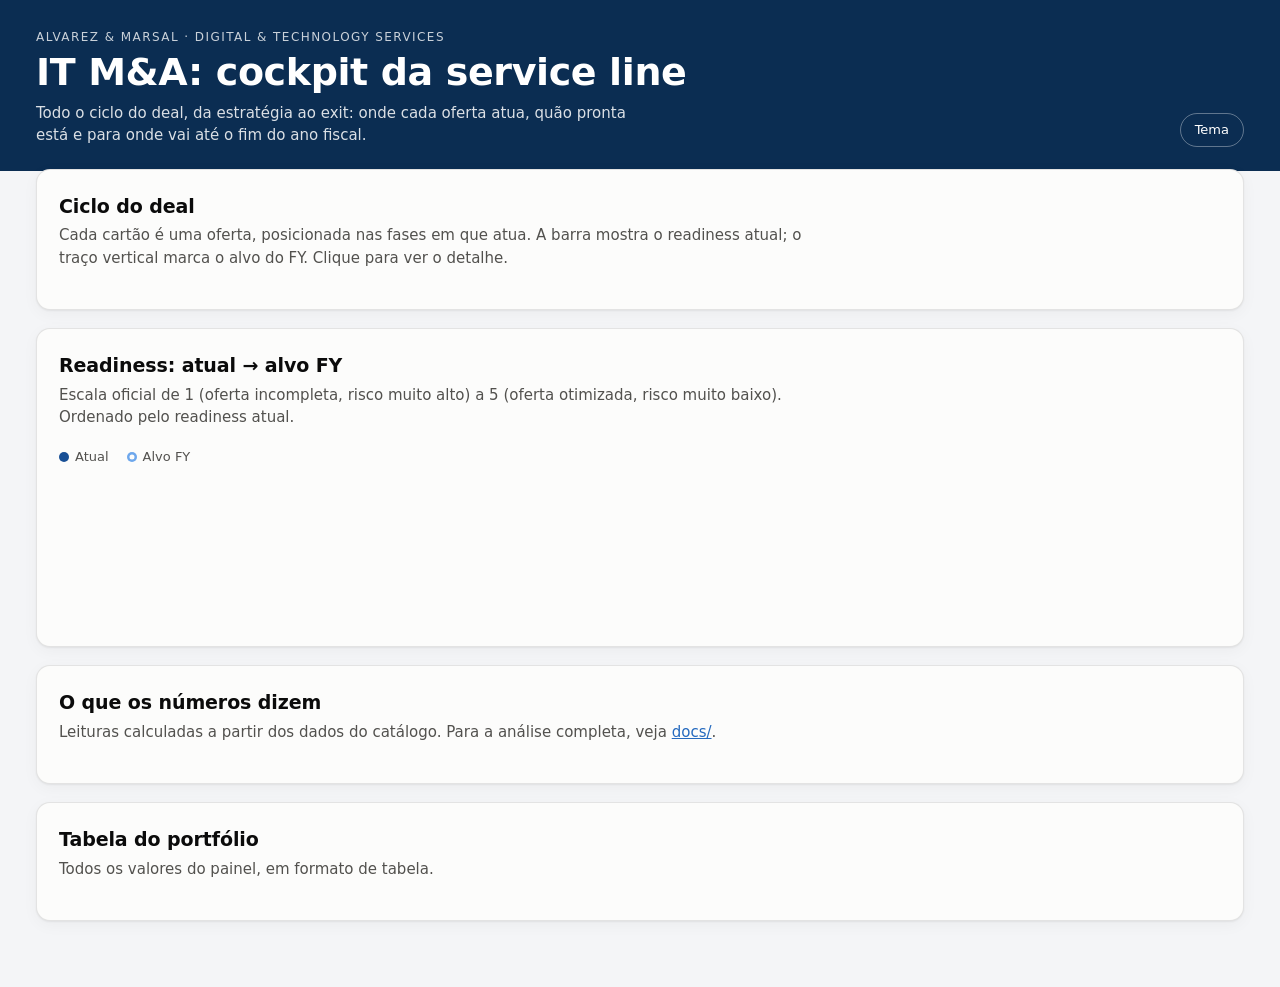
<file: painel/template.html>
<!doctype html>
<html lang="pt-BR">
<head>
<meta charset="utf-8">
<meta name="viewport" content="width=device-width, initial-scale=1">
<title>IT M&amp;A Cockpit</title>
<meta name="description" content="Painel do portfólio de ofertas IT M&amp;A da A&amp;M Digital &amp; Technology Services: ciclo do deal, readiness e governança.">
<style>
:root {
  color-scheme: light;
  --page: #f4f5f7;
  --surface: #fcfcfb;
  --surface-2: #eef1f5;
  --ink: #0b0b0b;
  --ink-2: #52514e;
  --muted: #6f6e69;
  --grid: #e1e0d9;
  --axis: #c3c2b7;
  --border: rgba(11, 11, 11, 0.10);
  --brand: #0b2d52;
  --rule: #0b2d52;
  --brand-ink: #ffffff;
  --accent: #256abf;
  --s-atual: #184f95;
  --s-alvo: #6da7ec;
  --track: #cde2fb;
  --shadow: 0 1px 2px rgba(11, 11, 11, 0.06), 0 4px 16px rgba(11, 11, 11, 0.04);
}
@media (prefers-color-scheme: dark) {
  :root:not([data-theme="light"]) {
    color-scheme: dark;
    --page: #0d0d0d;
    --surface: #1a1a19;
    --surface-2: #232322;
    --ink: #ffffff;
    --ink-2: #c3c2b7;
    --muted: #9a9890;
    --grid: #2c2c2a;
    --axis: #383835;
    --border: rgba(255, 255, 255, 0.10);
    --brand: #0f2742;
  --rule: #3987e5;
    --brand-ink: #ffffff;
    --accent: #6da7ec;
    --s-atual: #86b6ef;
    --s-alvo: #3987e5;
    --track: #0d366b;
    --shadow: none;
  }
}
:root[data-theme="dark"] {
  color-scheme: dark;
  --page: #0d0d0d;
  --surface: #1a1a19;
  --surface-2: #232322;
  --ink: #ffffff;
  --ink-2: #c3c2b7;
  --muted: #9a9890;
  --grid: #2c2c2a;
  --axis: #383835;
  --border: rgba(255, 255, 255, 0.10);
  --brand: #0f2742;
  --rule: #3987e5;
  --brand-ink: #ffffff;
  --accent: #6da7ec;
  --s-atual: #86b6ef;
  --s-alvo: #3987e5;
  --track: #0d366b;
  --shadow: none;
}

* { box-sizing: border-box; }
html, body { margin: 0; }
body {
  background: var(--page);
  color: var(--ink);
  font: 15px/1.5 system-ui, -apple-system, "Segoe UI", Roboto, sans-serif;
  -webkit-font-smoothing: antialiased;
}
a { color: var(--accent); }
.wrap { max-width: 1240px; margin: 0 auto; padding: 0 16px; }

/* Cabeçalho */
.hero { background: var(--brand); color: var(--brand-ink); padding: 28px 0 24px; }
.hero .wrap { display: flex; flex-wrap: wrap; gap: 16px 32px; align-items: flex-end; justify-content: space-between; }
.eyebrow { font-size: 12px; letter-spacing: .12em; text-transform: uppercase; opacity: .78; margin: 0 0 6px; }
.hero h1 { font-size: clamp(26px, 4vw, 38px); line-height: 1.1; margin: 0; letter-spacing: -.01em; }
.hero p.sub { margin: 8px 0 0; opacity: .85; max-width: 62ch; }
.theme-btn {
  background: transparent; color: var(--brand-ink); border: 1px solid rgba(255,255,255,.35);
  border-radius: 999px; padding: 6px 14px; font: inherit; font-size: 13px; cursor: pointer;
}
.theme-btn:focus-visible { outline: 2px solid #fff; outline-offset: 2px; }

/* KPIs */
.kpis { display: grid; grid-template-columns: repeat(4, 1fr); gap: 12px; margin: -20px auto 0; position: relative; }
.tile { background: var(--surface); border: 1px solid var(--border); border-radius: 12px; padding: 16px 18px; box-shadow: var(--shadow); }
.tile .label { color: var(--ink-2); font-size: 13px; margin: 0; }
.tile .value { font-size: 30px; font-weight: 650; margin: 2px 0 0; letter-spacing: -.01em; }
.tile .value.hero-fig { font-size: 48px; line-height: 1.05; }
.tile .delta { color: var(--ink-2); font-size: 13px; margin: 4px 0 0; }
.tile .delta strong { color: var(--ink); }

section.block { background: var(--surface); border: 1px solid var(--border); border-radius: 14px; padding: 22px; margin: 18px 0; box-shadow: var(--shadow); }
.block h2 { font-size: 19px; margin: 0; letter-spacing: -.005em; }
.block .lede { color: var(--ink-2); margin: 4px 0 18px; max-width: 80ch; }

/* Ciclo do deal */
.cycle { display: grid; grid-template-columns: repeat(6, minmax(0, 1fr)); gap: 8px; }
.phase-head { font-size: 12px; font-weight: 650; text-transform: uppercase; letter-spacing: .06em; color: var(--ink-2);
  border-top: 3px solid var(--rule); padding-top: 8px; }
.phase-head small { display: block; font-weight: 400; text-transform: none; letter-spacing: 0; color: var(--muted); font-size: 12px; margin-top: 2px; line-height: 1.35; }
.card {
  text-align: left; font: inherit; color: inherit; cursor: pointer;
  background: var(--surface-2); border: 1px solid var(--border); border-radius: 10px; padding: 10px 12px;
  display: flex; flex-direction: column; gap: 6px; min-width: 0;
}
.card:hover { border-color: var(--accent); }
.card:focus-visible { outline: 2px solid var(--accent); outline-offset: 2px; }
.card .code { font-size: 11px; color: var(--muted); letter-spacing: .04em; }
.card .name { font-weight: 600; font-size: 14px; line-height: 1.3; }
.card .po { font-size: 12px; color: var(--ink-2); }
.card .phases { display: none; font-size: 11px; color: var(--muted); text-transform: uppercase; letter-spacing: .05em; }
.card.struck .name { text-decoration: line-through; text-decoration-color: var(--muted); }
.tag { display: inline-block; font-size: 11px; border: 1px solid var(--border); border-radius: 999px; padding: 1px 8px; color: var(--ink-2); }
.review-row { grid-column: 1 / -1; margin-top: 8px; padding-top: 10px; border-top: 1px solid var(--grid); display: flex; flex-wrap: wrap; gap: 8px; align-items: center; }
.review-row > span { font-size: 12px; color: var(--muted); margin-right: 4px; }

/* Medidor (atual + marcador de alvo) */
.meter { position: relative; height: 8px; border-radius: 4px; background: var(--track); }
.meter .fill { position: absolute; inset: 0 auto 0 0; border-radius: 4px; background: var(--s-atual); }
.meter .goal { position: absolute; top: -3px; width: 2px; height: 14px; background: var(--ink-2); border-radius: 1px; }
.meter-legend { font-size: 12px; color: var(--ink-2); font-variant-numeric: tabular-nums; }

/* Gráfico atual → alvo */
.legend { display: flex; gap: 18px; font-size: 13px; color: var(--ink-2); margin: 0 0 8px; }
.legend i { display: inline-block; width: 10px; height: 10px; border-radius: 50%; margin-right: 6px; vertical-align: -1px; }
.legend .k-atual { background: var(--s-atual); }
.legend .k-alvo { background: var(--surface); box-shadow: inset 0 0 0 2.5px var(--s-alvo); }
.chart { width: 100%; height: auto; display: block; overflow: visible; }
.chart text { fill: var(--ink-2); font-size: 12px; }
.chart .lvl { fill: var(--muted); font-size: 11px; }
.chart .gridline { stroke: var(--grid); stroke-width: 1; }
.chart .row-hit { fill: transparent; cursor: pointer; }
.chart .row-hit:hover, .chart .row-hit:focus { fill: var(--surface-2); outline: none; }
.chart .conn { stroke: var(--axis); stroke-width: 2; stroke-linecap: round; }
.chart .dot-atual { fill: var(--s-atual); stroke: var(--surface); stroke-width: 2; }
.chart .dot-alvo { fill: var(--surface); stroke: var(--s-alvo); stroke-width: 2.5; }
.chart .val { fill: var(--ink); font-variant-numeric: tabular-nums; }
.chart .struck-label { text-decoration: line-through; }
.tooltip { position: fixed; pointer-events: none; background: var(--surface); color: var(--ink); border: 1px solid var(--border);
  border-radius: 8px; padding: 8px 10px; font-size: 13px; box-shadow: 0 6px 24px rgba(0,0,0,.18); opacity: 0; transition: opacity .12s; z-index: 20; max-width: 280px; }
.tooltip .t-name { color: var(--ink-2); font-size: 12px; margin-bottom: 4px; }
.tooltip .t-row { display: flex; align-items: center; gap: 8px; }
.tooltip .t-row b { font-variant-numeric: tabular-nums; }
.tooltip .key { width: 12px; height: 2px; border-radius: 1px; }

/* Insights */
.insights { display: grid; grid-template-columns: repeat(3, 1fr); gap: 12px; }
.insight { border: 1px solid var(--border); border-radius: 12px; padding: 16px; background: var(--surface-2); }
.insight .kicker { font-size: 12px; text-transform: uppercase; letter-spacing: .08em; color: var(--accent); margin: 0 0 6px; font-weight: 650; }
.insight h3 { margin: 0 0 6px; font-size: 16px; line-height: 1.3; }
.insight p { margin: 0; color: var(--ink-2); font-size: 14px; }
.insight .num { font-size: 26px; font-weight: 650; color: var(--ink); margin: 8px 0 2px; }

/* Tabela */
.table-wrap { overflow-x: auto; }
table { width: 100%; border-collapse: collapse; font-size: 14px; }
th, td { text-align: left; padding: 9px 10px; border-bottom: 1px solid var(--grid); vertical-align: top; }
th { font-size: 12px; text-transform: uppercase; letter-spacing: .05em; color: var(--ink-2); font-weight: 600; }
td.num { font-variant-numeric: tabular-nums; text-align: right; white-space: nowrap; }
tr.struck td.o-name { text-decoration: line-through; color: var(--ink-2); }
tbody tr { cursor: pointer; }
tbody tr:hover { background: var(--surface-2); }

/* Painel lateral de detalhe */
.drawer-bg { position: fixed; inset: 0; background: rgba(0,0,0,.35); opacity: 0; pointer-events: none; transition: opacity .15s; z-index: 30; }
.drawer { position: fixed; top: 0; right: 0; height: 100%; width: min(480px, 100%); background: var(--surface); color: var(--ink);
  border-left: 1px solid var(--border); transform: translateX(100%); transition: transform .2s ease; z-index: 31; overflow-y: auto; padding: 24px; }
.drawer.open { transform: none; }
.drawer-bg.open { opacity: 1; pointer-events: auto; }
.drawer h3 { margin: 4px 0 8px; font-size: 21px; line-height: 1.25; }
.drawer .close { float: right; background: none; border: 1px solid var(--border); color: var(--ink); border-radius: 8px; padding: 4px 10px; cursor: pointer; font: inherit; }
.drawer dl { display: grid; grid-template-columns: 120px 1fr; gap: 6px 12px; font-size: 14px; margin: 16px 0; }
.drawer dt { color: var(--ink-2); }
.drawer dd { margin: 0; }
.drawer .quote { border-left: 3px solid var(--rule); padding: 4px 0 4px 12px; color: var(--ink-2); margin: 12px 0; }
.drawer .src { font-size: 12px; color: var(--muted); }
.drawer h4 { font-size: 12px; text-transform: uppercase; letter-spacing: .06em; color: var(--ink-2); margin: 18px 0 6px; }
.drawer ol, .drawer ul { margin: 0; padding-left: 20px; font-size: 14px; }
.drawer li { margin: 2px 0; }
.score { display: flex; align-items: center; gap: 8px; justify-content: flex-end; }
.score .bar { display: inline-block; height: 8px; border-radius: 4px; background: var(--s-alvo); }
.tag-rec { font-size: 12px; color: var(--ink-2); }
.drawer .p27 { background: var(--surface-2); border: 1px solid var(--border); border-radius: 10px; padding: 4px 12px; margin: 12px 0; }
.drawer .p27 dl { margin: 8px 0; }
.chips { display: flex; flex-wrap: wrap; gap: 6px; }
.chip { font-size: 12px; background: var(--surface-2); border: 1px solid var(--border); border-radius: 999px; padding: 2px 10px; }

footer { color: var(--muted); font-size: 12px; padding: 8px 0 40px; }

@media (max-width: 900px) {
  .kpis { grid-template-columns: repeat(2, 1fr); }
  .insights { grid-template-columns: 1fr; }
}
@media (max-width: 760px) {
  .cycle { grid-template-columns: 1fr; }
  .cycle .phase-head { display: none; }
  .cycle .card { grid-column: 1 / -1 !important; grid-row: auto !important; }
  .cycle .review-row { grid-row: auto !important; }
  .card .phases { display: block; }
}
@media (max-width: 480px) {
  .kpis { grid-template-columns: 1fr; }
  .tile .value.hero-fig { font-size: 40px; }
}
</style>
</head>
<body>
<header class="hero">
  <div class="wrap">
    <div>
      <p class="eyebrow" id="eyebrow">Alvarez &amp; Marsal · Digital &amp; Technology Services</p>
      <h1>IT M&amp;A: cockpit da service line</h1>
      <p class="sub">Todo o ciclo do deal, da estratégia ao exit: onde cada oferta atua, quão pronta está e para onde vai até o fim do ano fiscal.</p>
    </div>
    <button class="theme-btn" id="themeBtn" type="button" aria-label="Alternar tema claro/escuro">Tema</button>
  </div>
</header>

<main class="wrap">
  <div class="kpis" id="kpis"></div>

  <section class="block" aria-labelledby="h-ciclo">
    <h2 id="h-ciclo">Ciclo do deal</h2>
    <p class="lede">Cada cartão é uma oferta, posicionada nas fases em que atua. A barra mostra o readiness atual; o traço vertical marca o alvo do FY. Clique para ver o detalhe.</p>
    <div class="cycle" id="cycle"></div>
  </section>

  <section class="block" aria-labelledby="h-ready">
    <h2 id="h-ready">Readiness: atual → alvo FY</h2>
    <p class="lede">Escala oficial de 1 (oferta incompleta, risco muito alto) a 5 (oferta otimizada, risco muito baixo). Ordenado pelo readiness atual.</p>
    <div class="legend"><span><i class="k-atual"></i>Atual</span><span><i class="k-alvo"></i>Alvo FY</span></div>
    <svg class="chart" id="chart" role="img" aria-labelledby="h-ready"></svg>
  </section>

  <section class="block" aria-labelledby="h-ins">
    <h2 id="h-ins">O que os números dizem</h2>
    <p class="lede">Leituras calculadas a partir dos dados do catálogo. Para a análise completa, veja <a href="../docs/">docs/</a>.</p>
    <div class="insights" id="insights"></div>
  </section>

  <section class="block" aria-labelledby="h-tab">
    <h2 id="h-tab">Tabela do portfólio</h2>
    <p class="lede">Todos os valores do painel, em formato de tabela.</p>
    <div class="table-wrap"><table id="table"></table></div>
  </section>

  <section class="block" aria-labelledby="h-novos" id="sec-novos" hidden>
    <h2 id="h-novos">Proposta 2027: produtos novos</h2>
    <p class="lede">Produtos e módulos propostos na <a href="../docs/07-estrategia-e-inovacao.md">estratégia 2027</a>, ordenados pela nota de prioridade (6 critérios de 1 a 5, máximo 30). É proposta a validar, não oferta existente.</p>
    <div class="table-wrap"><table id="tableNovos"></table></div>
  </section>

  <footer id="footer"></footer>
</main>

<div class="tooltip" id="tip" role="status" aria-live="polite"></div>
<div class="drawer-bg" id="drawerBg"></div>
<aside class="drawer" id="drawer" aria-hidden="true" aria-labelledby="d-title"></aside>

<script id="dados" type="application/json">/*__DADOS__*/{}</script>
<script>
(function () {
  "use strict";
  var D = JSON.parse(document.getElementById("dados").textContent);
  var fmt = function (v) { return Number(v).toFixed(1).replace(".", ","); };
  var fmt2 = function (v) { return Number(v).toFixed(2).replace(".", ","); };
  var el = function (tag, cls, text) {
    var n = document.createElement(tag);
    if (cls) n.className = cls;
    if (text != null) n.textContent = text;
    return n;
  };
  var SVG = "http://www.w3.org/2000/svg";
  var svgEl = function (tag, attrs) {
    var n = document.createElementNS(SVG, tag);
    for (var k in attrs) n.setAttribute(k, attrs[k]);
    return n;
  };
  var faseIdx = {};
  D.fases.forEach(function (f, i) { faseIdx[f.id] = i; });
  var escalaNome = function (v) {
    var n = Math.max(1, Math.min(5, Math.floor(v + 1e-9)));
    return D.escala.filter(function (e) { return e.nivel === n; })[0];
  };
  var avg = function (xs) { return xs.reduce(function (a, b) { return a + b; }, 0) / (xs.length || 1); };
  var ofertas = D.ofertas;
  var ativas = ofertas.filter(function (o) { return o.no_catalogo_cliente; });
  var tachadasFora = ofertas.filter(function (o) { return !o.no_catalogo_cliente; });

  /* Tema */
  var root = document.documentElement;
  try { var t = localStorage.getItem("itma-theme"); if (t) root.setAttribute("data-theme", t); } catch (e) {}
  document.getElementById("themeBtn").addEventListener("click", function () {
    var dark = root.getAttribute("data-theme") === "dark" ||
      (!root.getAttribute("data-theme") && window.matchMedia("(prefers-color-scheme: dark)").matches);
    var next = dark ? "light" : "dark";
    root.setAttribute("data-theme", next);
    try { localStorage.setItem("itma-theme", next); } catch (e) {}
  });

  /* KPIs */
  var kpis = document.getElementById("kpis");
  var ind = D.indicadores;
  var tile = function (label, value, delta, hero) {
    var t = el("div", "tile");
    t.appendChild(el("p", "label", label));
    t.appendChild(el("p", "value" + (hero ? " hero-fig" : ""), value));
    if (delta) {
      var d = el("p", "delta");
      d.appendChild(document.createTextNode(delta[0]));
      d.appendChild(el("strong", null, delta[1]));
      d.appendChild(document.createTextNode(delta[2] || ""));
      t.appendChild(d);
    }
    return t;
  };
  var estrutHoje = ofertas.filter(function (o) { return o.readiness.atual >= 4; }).length;
  var estrutAlvo = ofertas.filter(function (o) { return o.readiness.alvo_fy >= 4; }).length;
  var nStruck = ofertas.filter(function (o) { return o.situacao_status_slide === "riscada"; }).length;
  kpis.appendChild(tile("Readiness da service line", fmt2(ind.readiness_atual), ["Alvo FY ", fmt2(ind.readiness_alvo_fy), " · +" + fmt2(ind.readiness_alvo_fy - ind.readiness_atual)], true));
  kpis.appendChild(tile("Ofertas no catálogo do cliente", String(ativas.length), ["", String(ofertas.length), " linhas no slide de status, " + nStruck + " tachadas"]));
  kpis.appendChild(tile("Ofertas estruturadas (nível ≥ 4)", estrutHoje + " → " + estrutAlvo, ["Hoje → alvo do FY, de ", String(ofertas.length), " linhas"]));
  var saltos = ofertas.filter(function (o) { return o.readiness.alvo_fy - o.readiness.atual >= 1 - 1e-9; }).length;
  kpis.appendChild(tile("Saltos de um nível inteiro no FY", String(saltos), ["Linhas com meta de ", "+1,0", " ponto até o fim do ano fiscal"]));

  /* Medidor */
  var meter = function (o) {
    var w = el("div");
    var m = el("div", "meter");
    m.setAttribute("role", "img");
    m.setAttribute("aria-label", "Readiness atual " + fmt(o.readiness.atual) + ", alvo " + fmt(o.readiness.alvo_fy) + " de 5");
    var f = el("div", "fill"); f.style.width = (o.readiness.atual / 5 * 100) + "%";
    var g = el("div", "goal"); g.style.left = "calc(" + (o.readiness.alvo_fy / 5 * 100) + "% - 1px)";
    m.appendChild(f); m.appendChild(g); w.appendChild(m);
    w.appendChild(el("div", "meter-legend", fmt(o.readiness.atual) + " → " + fmt(o.readiness.alvo_fy)));
    return w;
  };
  var card = function (o) {
    var c = el("button", "card" + (o.situacao_status_slide === "riscada" ? " struck" : ""));
    c.type = "button";
    c.appendChild(el("span", "code", o.codigo));
    c.appendChild(el("span", "phases", o.fases.map(function (f) { return D.fases[faseIdx[f]].nome; }).join(" · ")));
    c.appendChild(el("span", "name", o.nome_no_catalogo || o.nome));
    c.appendChild(meter(o));
    if (o.po) c.appendChild(el("span", "po", "PO: " + o.po));
    if (o.situacao_status_slide === "riscada") c.appendChild(el("span", "tag", "Tachada no status"));
    c.addEventListener("click", function () { openDrawer(o); });
    return c;
  };

  /* Ciclo do deal: grade de 6 fases, cada oferta ocupa a faixa contínua de fases em que atua */
  var cycle = document.getElementById("cycle");
  D.fases.forEach(function (f, i) {
    var h = el("div", "phase-head", f.nome);
    h.appendChild(el("small", null, f.pergunta_do_cliente));
    h.style.gridColumn = String(i + 1);
    h.style.gridRow = "1";
    cycle.appendChild(h);
  });
  var ocupacao = {}; /* células (linha:coluna) já ocupadas */
  var ultimaLinha = 1;
  var colocar = function (ini, fim) {
    for (var row = 2; ; row++) {
      var livre = true;
      for (var c = ini; c <= fim; c++) if (ocupacao[row + ":" + c]) { livre = false; break; }
      if (livre) {
        for (var c2 = ini; c2 <= fim; c2++) ocupacao[row + ":" + c2] = true;
        ultimaLinha = Math.max(ultimaLinha, row);
        return row;
      }
    }
  };
  ativas
    .map(function (o) {
      var idx = o.fases.map(function (f) { return faseIdx[f]; });
      return { o: o, ini: Math.min.apply(null, idx), fim: Math.max.apply(null, idx) };
    })
    .sort(function (a, b) { return (a.fim - a.ini) - (b.fim - b.ini) || a.ini - b.ini; })
    .forEach(function (x) {
      var c = card(x.o);
      c.style.gridColumn = (x.ini + 1) + " / " + (x.fim + 2);
      c.style.gridRow = String(colocar(x.ini, x.fim));
      cycle.appendChild(c);
    });
  if (tachadasFora.length) {
    var rr = el("div", "review-row");
    rr.appendChild(el("span", null, "Linhas tachadas no slide de status, sem caixa própria no catálogo:"));
    tachadasFora.forEach(function (o) { rr.appendChild(card(o)); });
    rr.style.gridRow = String(ultimaLinha + 1);
    cycle.appendChild(rr);
  }

  /* Gráfico atual → alvo (dumbbell) */
  var tip = document.getElementById("tip");
  var showTip = function (o, x, y) {
    tip.textContent = "";
    tip.appendChild(el("div", "t-name", o.nome));
    [["Atual", o.readiness.atual, "var(--s-atual)"], ["Alvo FY", o.readiness.alvo_fy, "var(--s-alvo)"]].forEach(function (r) {
      var row = el("div", "t-row");
      var k = el("span", "key"); k.style.background = r[2];
      row.appendChild(k); row.appendChild(el("b", null, fmt(r[1]))); row.appendChild(el("span", null, r[0]));
      tip.appendChild(row);
    });
    tip.appendChild(el("div", "t-name", escalaNome(o.readiness.atual).nome + " hoje · +" + fmt(o.readiness.alvo_fy - o.readiness.atual) + " no FY"));
    var w = tip.offsetWidth, h = tip.offsetHeight;
    tip.style.left = Math.min(window.innerWidth - w - 8, x + 14) + "px";
    tip.style.top = Math.max(8, y - h - 10) + "px";
    tip.style.opacity = 1;
  };
  var hideTip = function () { tip.style.opacity = 0; };

  var drawChart = function () {
    var svg = document.getElementById("chart");
    while (svg.firstChild) svg.removeChild(svg.firstChild);
    var W = svg.parentNode.clientWidth - 44;
    var narrow = W < 640;
    var labelW = narrow ? 0 : 300, valW = 70, rowH = narrow ? 44 : 34, top = 26;
    var sorted = ofertas.slice().sort(function (a, b) { return b.readiness.atual - a.readiness.atual || b.readiness.alvo_fy - a.readiness.alvo_fy; });
    var H = top + sorted.length * rowH + 8;
    svg.setAttribute("viewBox", "0 0 " + W + " " + H);
    svg.setAttribute("height", H);
    var x0 = labelW + 8, x1 = W - valW - 12;
    var sx = function (v) { return x0 + (v - 1) / 4 * (x1 - x0); };
    D.escala.forEach(function (e) {
      svg.appendChild(svgEl("line", { x1: sx(e.nivel), x2: sx(e.nivel), y1: top - 6, y2: H - 4, "class": "gridline" }));
      var t = svgEl("text", { x: sx(e.nivel), y: 12, "text-anchor": e.nivel === 1 ? "start" : (e.nivel === 5 ? "end" : "middle"), "class": "lvl" });
      t.textContent = narrow ? String(e.nivel) : e.nivel + " · " + e.nome.replace("Oferta ", "");
      svg.appendChild(t);
    });
    sorted.forEach(function (o, i) {
      var cy = top + i * rowH + (narrow ? 30 : rowH / 2);
      var g = svgEl("g", { tabindex: "0", role: "button", "aria-label": o.nome + ": atual " + fmt(o.readiness.atual) + ", alvo " + fmt(o.readiness.alvo_fy) });
      g.appendChild(svgEl("rect", { x: 0, y: top + i * rowH, width: W, height: rowH, rx: 6, "class": "row-hit" }));
      var lab = svgEl("text", narrow ? { x: 0, y: cy - 14 } : { x: 0, y: cy + 4 });
      lab.textContent = o.nome_no_status || o.nome;
      if (o.situacao_status_slide === "riscada") lab.setAttribute("class", "struck-label");
      g.appendChild(lab);
      g.appendChild(svgEl("line", { x1: sx(o.readiness.atual), x2: sx(o.readiness.alvo_fy), y1: cy, y2: cy, "class": "conn" }));
      g.appendChild(svgEl("circle", { cx: sx(o.readiness.alvo_fy), cy: cy, r: 5.5, "class": "dot-alvo" }));
      g.appendChild(svgEl("circle", { cx: sx(o.readiness.atual), cy: cy, r: 6, "class": "dot-atual" }));
      var v = svgEl("text", { x: W, y: cy + 4, "text-anchor": "end", "class": "val" });
      v.textContent = fmt(o.readiness.atual) + " → " + fmt(o.readiness.alvo_fy);
      g.appendChild(v);
      g.addEventListener("pointermove", function (ev) { showTip(o, ev.clientX, ev.clientY); });
      g.addEventListener("pointerleave", hideTip);
      g.addEventListener("focus", function () { var r = g.getBoundingClientRect(); showTip(o, r.left + sx(o.readiness.alvo_fy), r.top + rowH / 2); });
      g.addEventListener("blur", hideTip);
      g.addEventListener("click", function () { openDrawer(o); });
      g.addEventListener("keydown", function (ev) { if (ev.key === "Enter" || ev.key === " ") { ev.preventDefault(); openDrawer(o); } });
      svg.appendChild(g);
    });
  };
  drawChart();
  var rt; window.addEventListener("resize", function () { clearTimeout(rt); rt = setTimeout(drawChart, 120); });

  /* Insights calculados */
  var only = function (o, set) { return o.fases.every(function (f) { return set.indexOf(f) >= 0; }); };
  var pontas = ativas.filter(function (o) { return only(o, ["strategy"]) || only(o, ["exit"]); });
  var transversais = ativas.filter(function (o) { return o.fases.length === D.fases.length; });
  var miolo = ativas.filter(function (o) { return pontas.indexOf(o) < 0 && transversais.indexOf(o) < 0; });
  var r = function (xs) { return avg(xs.map(function (o) { return o.readiness.atual; })); };
  var porPO = {};
  ofertas.forEach(function (o) { if (o.po) porPO[o.po] = (porPO[o.po] || 0) + 1; });
  var topPO = Object.keys(porPO).sort(function (a, b) { return porPO[b] - porPO[a]; })[0];
  var insights = [
    { k: "Forma do portfólio", h: "Forte no meio, frágil nas pontas",
      n: fmt(r(miolo)) + " × " + fmt(r(pontas)),
      p: "Readiness médio das ofertas de diligência e execução (" + miolo.length + ") contra as das pontas do ciclo, estratégia e exit (" + pontas.length + "). O ciclo é bem servido onde o deal acontece e mais fraco onde ele começa e termina." },
    { k: "Paradoxo do valor", h: "A oferta mais ampla é a menos madura",
      n: transversais.length ? fmt(transversais[0].readiness.atual) : "—",
      p: "IT Synergies & Value Creation é a única que atravessa as 6 fases e ancora a relação recorrente com fundos de PE, mas tem o menor readiness do portfólio." },
    { k: "Capacidade", h: "Concentração em poucos POs",
      n: topPO ? porPO[topPO] + " de " + ofertas.length : "—",
      p: topPO ? "Linhas sob um único PO (" + topPO + "). O próprio slide avisa que POs e membros serão reajustados." : "Dados de governança não disponíveis nesta versão." },
  ];
  var ins = document.getElementById("insights");
  insights.forEach(function (x) {
    var c = el("article", "insight");
    c.appendChild(el("p", "kicker", x.k));
    c.appendChild(el("h3", null, x.h));
    c.appendChild(el("p", "num", x.n));
    c.appendChild(el("p", null, x.p));
    ins.appendChild(c);
  });

  /* Tabela (gêmea acessível do gráfico) */
  var table = document.getElementById("table");
  var thead = el("thead"), hr = el("tr");
  ["Código", "Oferta", "Fases", "Atual", "Alvo FY", "Gap", "Nível atual", "PO", "Squad", "Nome 2027 (proposta)"].forEach(function (h, i) {
    var th = el("th", null, h); if (i >= 3 && i <= 5) th.style.textAlign = "right"; hr.appendChild(th);
  });
  thead.appendChild(hr); table.appendChild(thead);
  var tbody = el("tbody");
  ofertas.forEach(function (o) {
    var tr = el("tr", o.situacao_status_slide === "riscada" ? "struck" : "");
    var faseNomes = o.fases.map(function (f) { return D.fases[faseIdx[f]].nome; }).join(", ");
    [[o.codigo], [o.nome, "o-name"], [faseNomes], [fmt(o.readiness.atual), "num"], [fmt(o.readiness.alvo_fy), "num"],
     ["+" + fmt(o.readiness.alvo_fy - o.readiness.atual), "num"], [escalaNome(o.readiness.atual).nome], [o.po || "—"], [(o.squad || []).join(", ") || "—"],
     [o.proposta_2027 ? o.proposta_2027.nome_2027 : "—"]]
      .forEach(function (c) { tr.appendChild(el("td", c[1] || null, c[0])); });
    tr.tabIndex = 0;
    tr.addEventListener("click", function () { openDrawer(o); });
    tr.addEventListener("keydown", function (ev) { if (ev.key === "Enter") openDrawer(o); });
    tbody.appendChild(tr);
  });
  table.appendChild(tbody);

  /* Proposta 2027: produtos novos */
  var novos = D.novos_2027 || [];
  if (novos.length) {
    document.getElementById("sec-novos").hidden = false;
    var tn = document.getElementById("tableNovos");
    var thn = el("thead"), hn = el("tr");
    ["#", "Produto", "Tipo", "O que é", "Receita", "Onda", "Nota"].forEach(function (h, i) {
      var th = el("th", null, h); if (i === 6) th.style.textAlign = "right"; hn.appendChild(th);
    });
    thn.appendChild(hn); tn.appendChild(thn);
    var tbn = el("tbody");
    novos.forEach(function (n) {
      var tr = el("tr");
      tr.appendChild(el("td", null, n.id));
      tr.appendChild(el("td", "o-name", n.nome_2027));
      tr.appendChild(el("td", null, n.decisao_ou_tipo));
      tr.appendChild(el("td", null, n.o_que_e));
      var rc = el("td"); rc.appendChild(el("span", null, n.receita));
      if (/^sim/.test(n.tem_recorrencia)) { rc.appendChild(el("br")); rc.appendChild(el("span", "tag-rec", "↻ recorrente")); }
      tr.appendChild(rc);
      tr.appendChild(el("td", null, n.onda));
      var sc = el("td", "num"), wrapS = el("span", "score"), bar = el("span", "bar");
      bar.style.width = Math.round(Number(n.nota_prioridade_0_30) / 30 * 60) + "px";
      wrapS.appendChild(bar); wrapS.appendChild(el("span", null, n.nota_prioridade_0_30));
      sc.appendChild(wrapS); tr.appendChild(sc);
      tbn.appendChild(tr);
    });
    tn.appendChild(tbn);
  }

  /* Painel de detalhe */
  var drawer = document.getElementById("drawer"), bg = document.getElementById("drawerBg");
  var lastFocus = null;
  function closeDrawer() {
    drawer.classList.remove("open"); bg.classList.remove("open");
    drawer.setAttribute("aria-hidden", "true");
    if (lastFocus) lastFocus.focus();
  }
  function openDrawer(o) {
    lastFocus = document.activeElement;
    drawer.textContent = "";
    var x = el("button", "close", "Fechar"); x.type = "button"; x.addEventListener("click", closeDrawer);
    drawer.appendChild(x);
    drawer.appendChild(el("span", "code", o.codigo + (o.situacao_status_slide === "riscada" ? " · tachada no slide de status" : "")));
    var h = el("h3", null, o.nome); h.id = "d-title"; drawer.appendChild(h);
    if (o.proposta_de_valor) {
      drawer.appendChild(el("p", null, o.proposta_de_valor));
      drawer.appendChild(el("p", "src", "Proposta de valor: síntese analítica deste repositório, a validar com o PO."));
    }
    drawer.appendChild(meter(o));
    var p27 = o.proposta_2027;
    if (p27) {
      var box = el("div", "p27");
      box.appendChild(el("h4", null, "Proposta 2027 · " + p27.id));
      var dl27 = el("dl");
      [["Novo nome", p27.nome_2027], ["Decisão", p27.decisao_ou_tipo], ["Linha", p27.linha_2027],
       ["Sem IA", p27.como_sem_ia], ["Com IA", p27.como_com_ia], ["Receita", p27.receita], ["Onda", p27.onda]]
        .forEach(function (r) { if (r[1]) { dl27.appendChild(el("dt", null, r[0])); dl27.appendChild(el("dd", null, r[1])); } });
      box.appendChild(dl27);
      box.appendChild(el("p", "src", "Proposta da estratégia 2027 (docs/07), a validar com a liderança."));
      drawer.appendChild(box);
    }
    var dl = el("dl");
    var row = function (k, v) { dl.appendChild(el("dt", null, k)); dl.appendChild(el("dd", null, v)); };
    row("Fases", o.fases.map(function (f) { return D.fases[faseIdx[f]].nome; }).join(", "));
    row("Nível atual", escalaNome(o.readiness.atual).nome + " (risco " + escalaNome(o.readiness.atual).risco + ")");
    row("Nome no status", o.nome_no_status || "—");
    row("Nome no catálogo", o.nome_no_catalogo || "Sem caixa própria");
    if (o.po) row("PO", o.po);
    if (o.squad) row("Squad", o.squad.join(", ") || "—");
    drawer.appendChild(dl);
    if (o.descricao_oficial) {
      drawer.appendChild(el("div", "quote", o.descricao_oficial));
      drawer.appendChild(el("p", "src", "Descrição oficial, slide “A&M é M&A”."));
    }
    var dk = o.deck;
    if (dk) {
      var NI = "Não informado no deck";
      var h4 = function (txt) { drawer.appendChild(el("h4", null, txt)); };
      var lista = function (tag, itens) { var l = el(tag); itens.forEach(function (i) { l.appendChild(el("li", null, i)); }); drawer.appendChild(l); };
      if (dk.objetivo) { h4("Objetivo · deck comercial"); drawer.appendChild(el("p", null, dk.objetivo)); }
      if (dk.etapas && dk.etapas.length) { h4("Como fazemos"); lista("ol", dk.etapas.map(function (s) { return s.replace(/^\d+\s+/, ""); })); }
      if (dk.abordagem) drawer.appendChild(el("p", "src", dk.abordagem));
      if (dk.dimensoes && dk.dimensoes.length) {
        h4("Dimensões avaliadas");
        var ch = el("div", "chips"); dk.dimensoes.forEach(function (d) { ch.appendChild(el("span", "chip", d)); }); drawer.appendChild(ch);
      }
      if (dk.entregaveis && dk.entregaveis.length) { h4("Entregáveis"); lista("ul", dk.entregaveis); }
      var dl2 = el("dl");
      var row2 = function (k, v) { if (v && v !== NI) { dl2.appendChild(el("dt", null, k)); dl2.appendChild(el("dd", null, v)); } };
      row2("Momento", dk.momento); row2("Prazo", dk.prazo); row2("Modelo comercial", dk.modelo_comercial);
      if (dl2.childNodes.length) { h4("Quando e como contratar"); drawer.appendChild(dl2); }
      if (dk.cases && dk.cases.length) { h4("Cases"); lista("ul", dk.cases); }
      if (dk.observacao) drawer.appendChild(el("p", "src", dk.observacao));
    }
    if (o.dossie) {
      var a = el("a", null, "Abrir o dossiê completo →"); a.href = "../" + o.dossie;
      var p = el("p"); p.appendChild(a); drawer.appendChild(p);
    }
    drawer.classList.add("open"); bg.classList.add("open");
    drawer.setAttribute("aria-hidden", "false");
    x.focus();
  }
  bg.addEventListener("click", closeDrawer);
  document.addEventListener("keydown", function (ev) { if (ev.key === "Escape" && drawer.classList.contains("open")) closeDrawer(); });

  var lid = D.lideranca && D.lideranca.length ? " · Liderança da service line: " + D.lideranca.join(", ") : "";
  document.getElementById("footer").textContent =
    D.meta.firma + " · " + D.meta.pratica + " · " + D.meta.service_line + lid +
    " · Dados de " + D.meta.atualizado_em + (D.aviso ? " · Aviso do slide: “" + D.aviso + "”" : "") +
    " · Gerado por scripts/catalogo.py a partir de data/.";
})();
</script>
</body>
</html>
</file>
